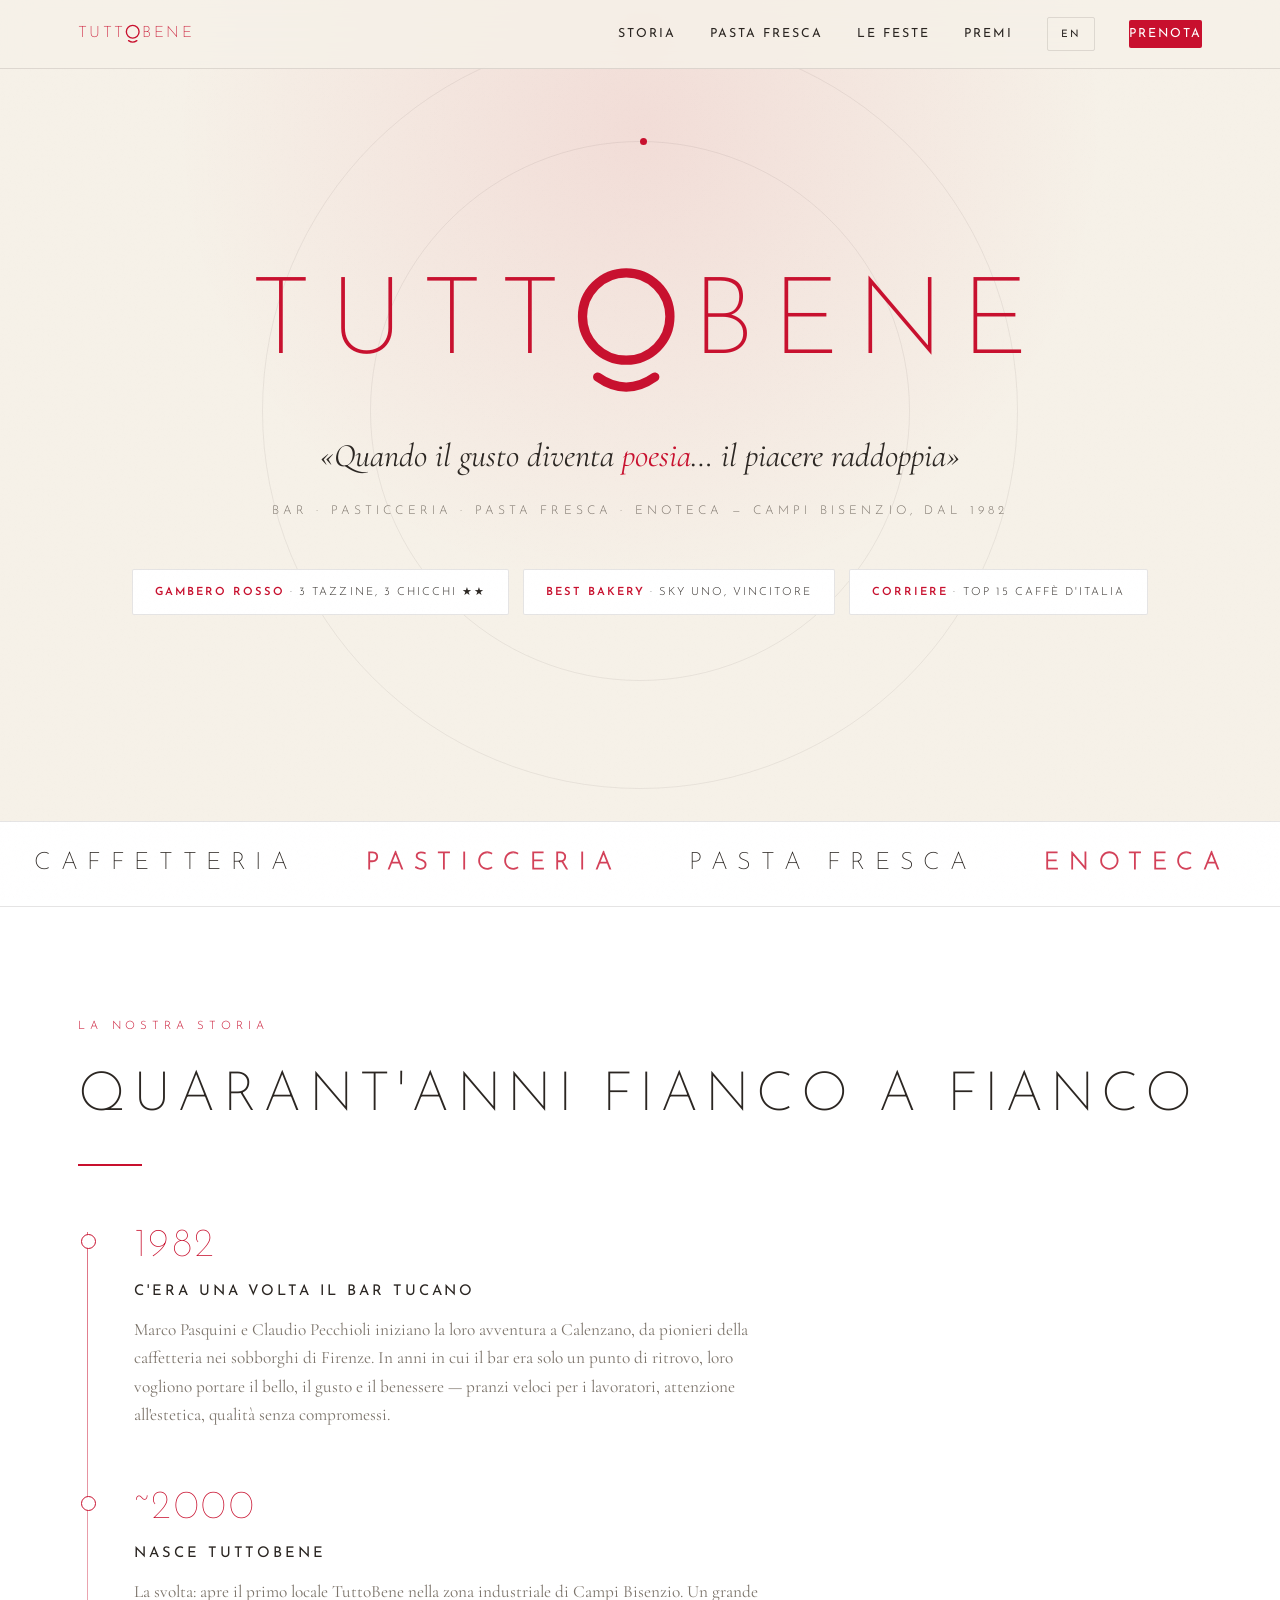
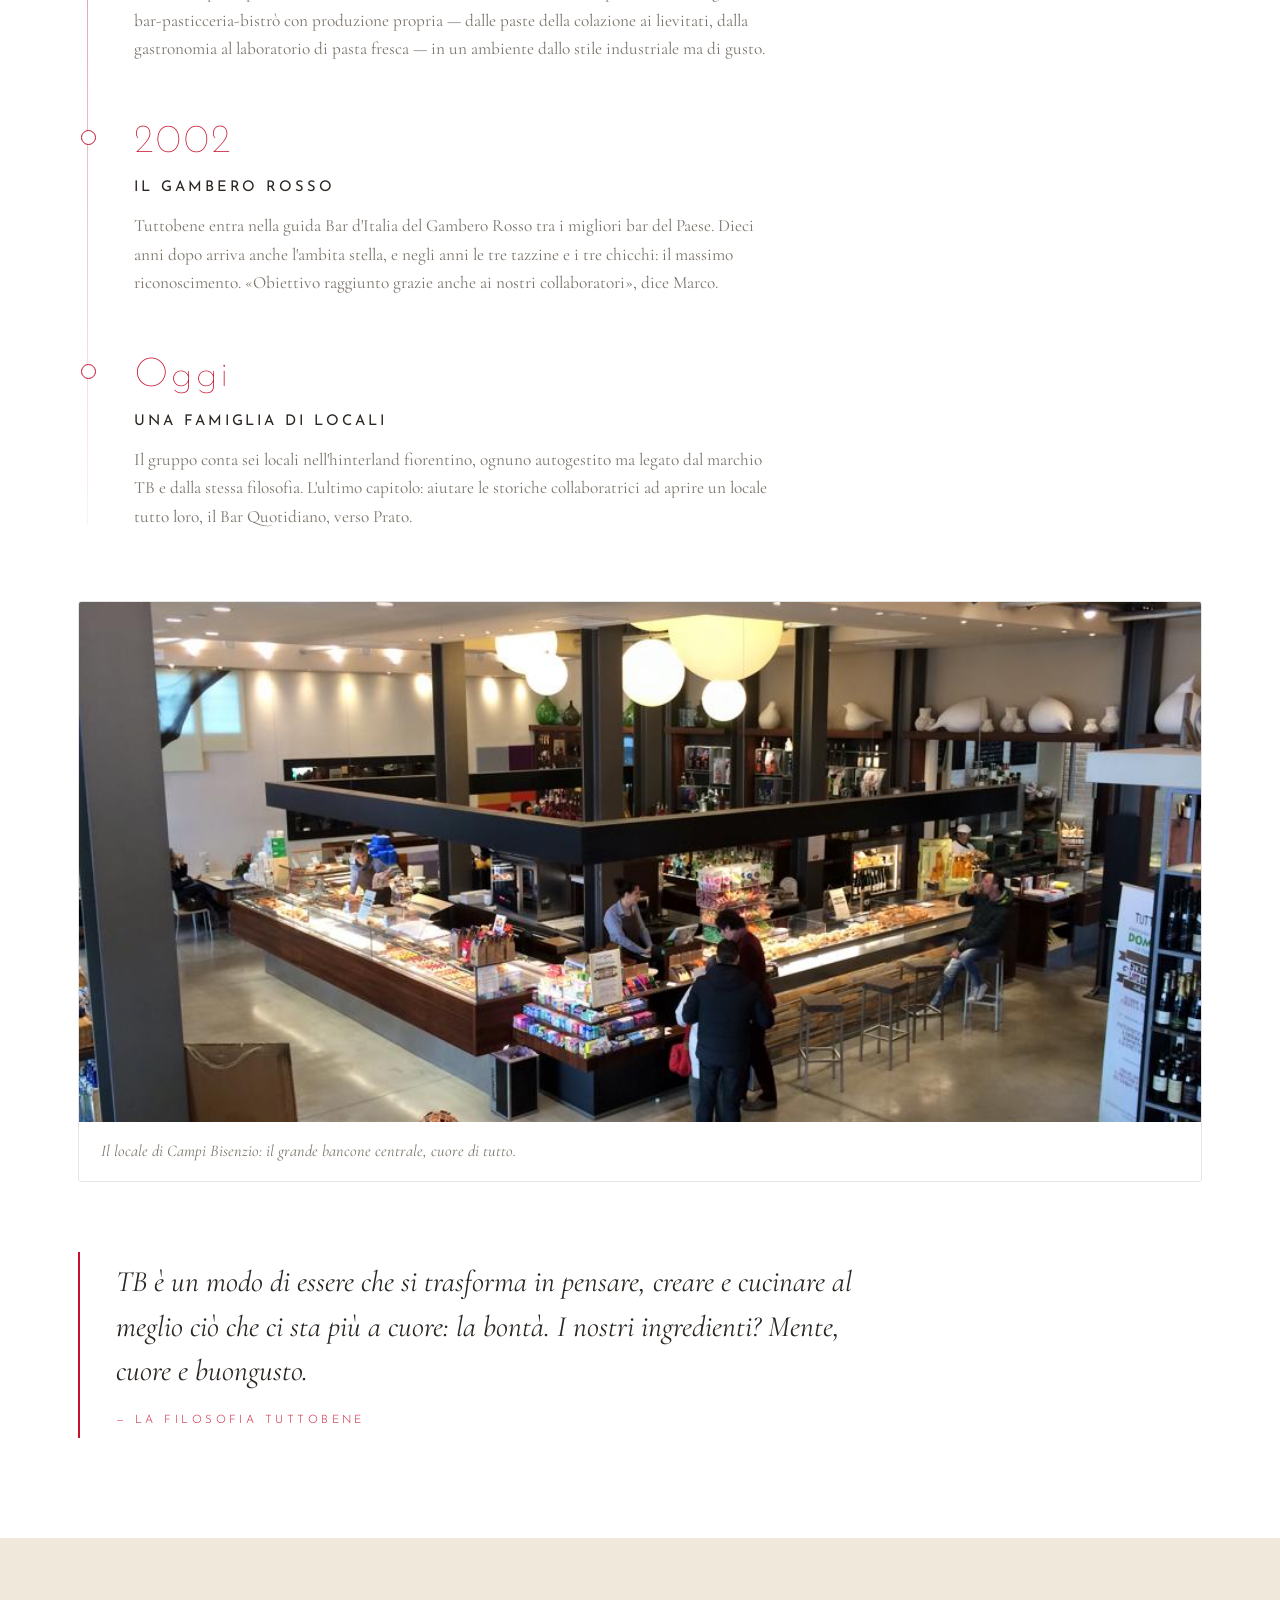
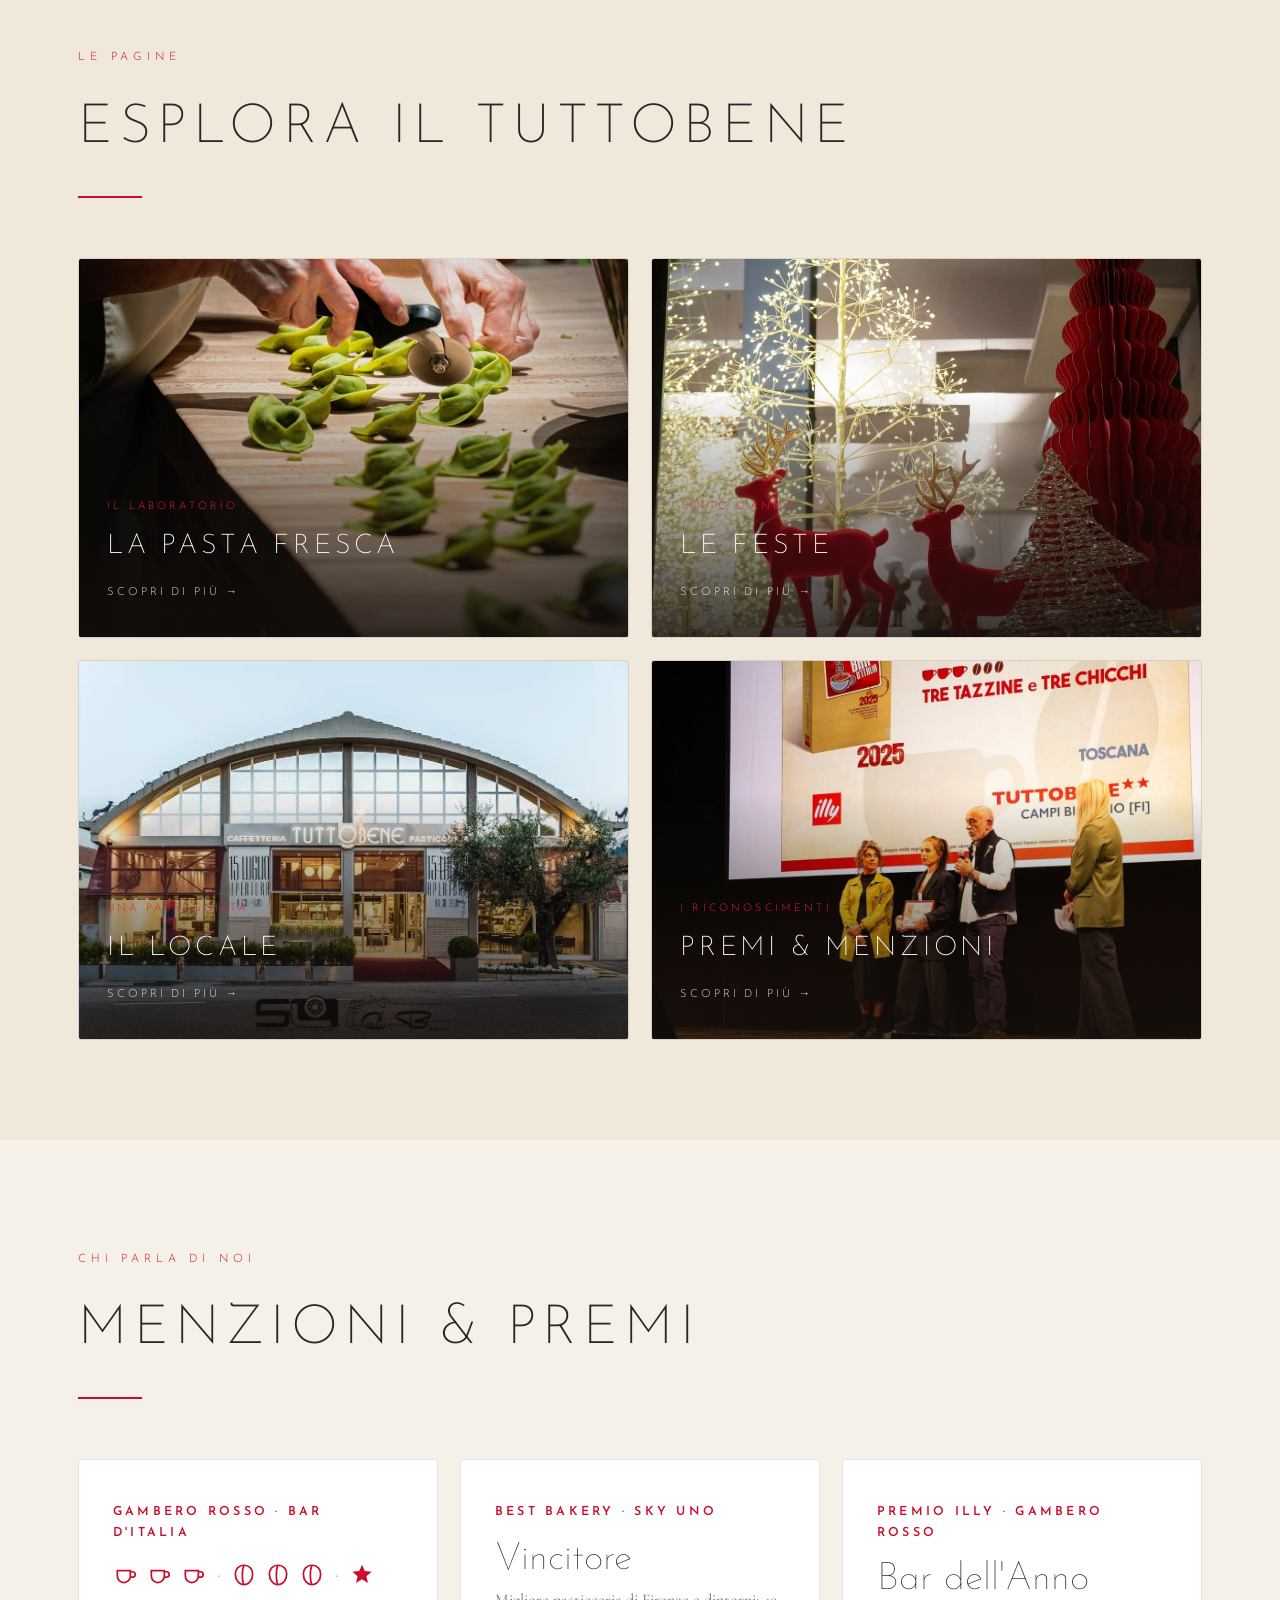
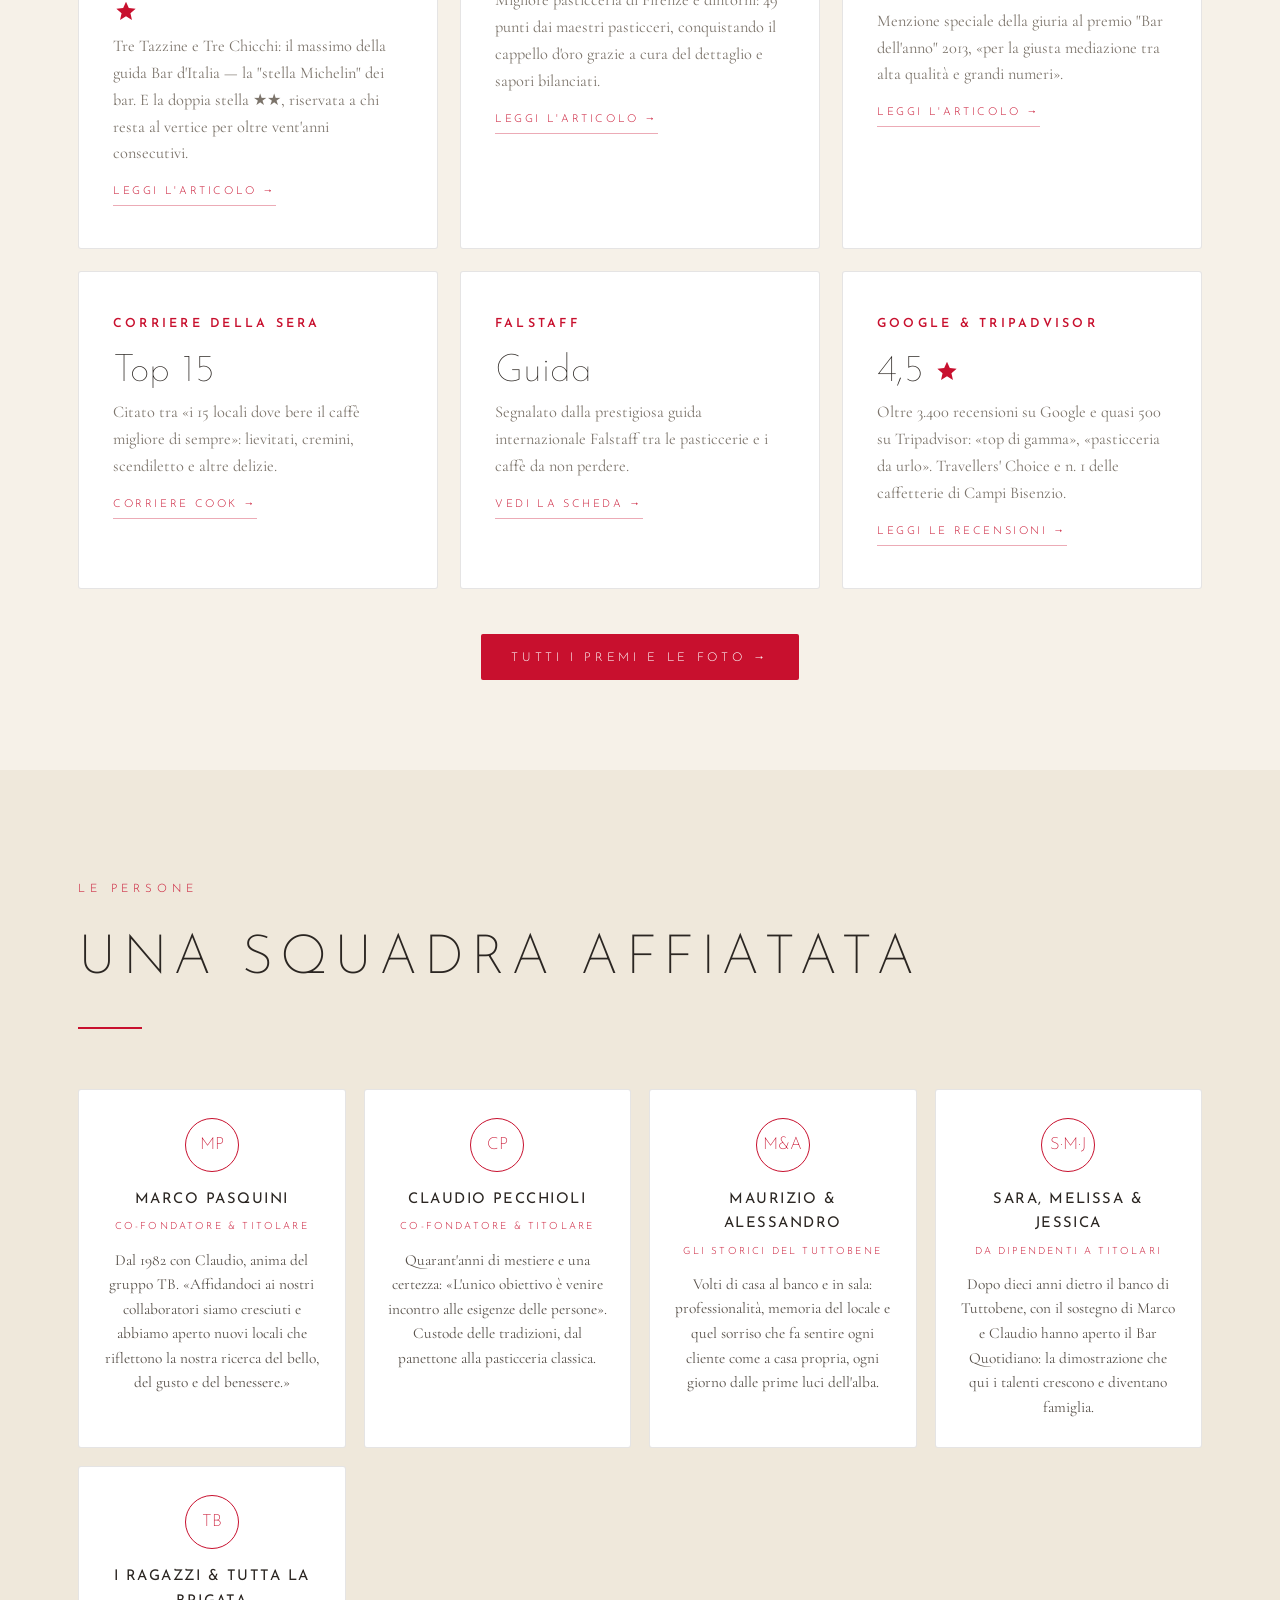
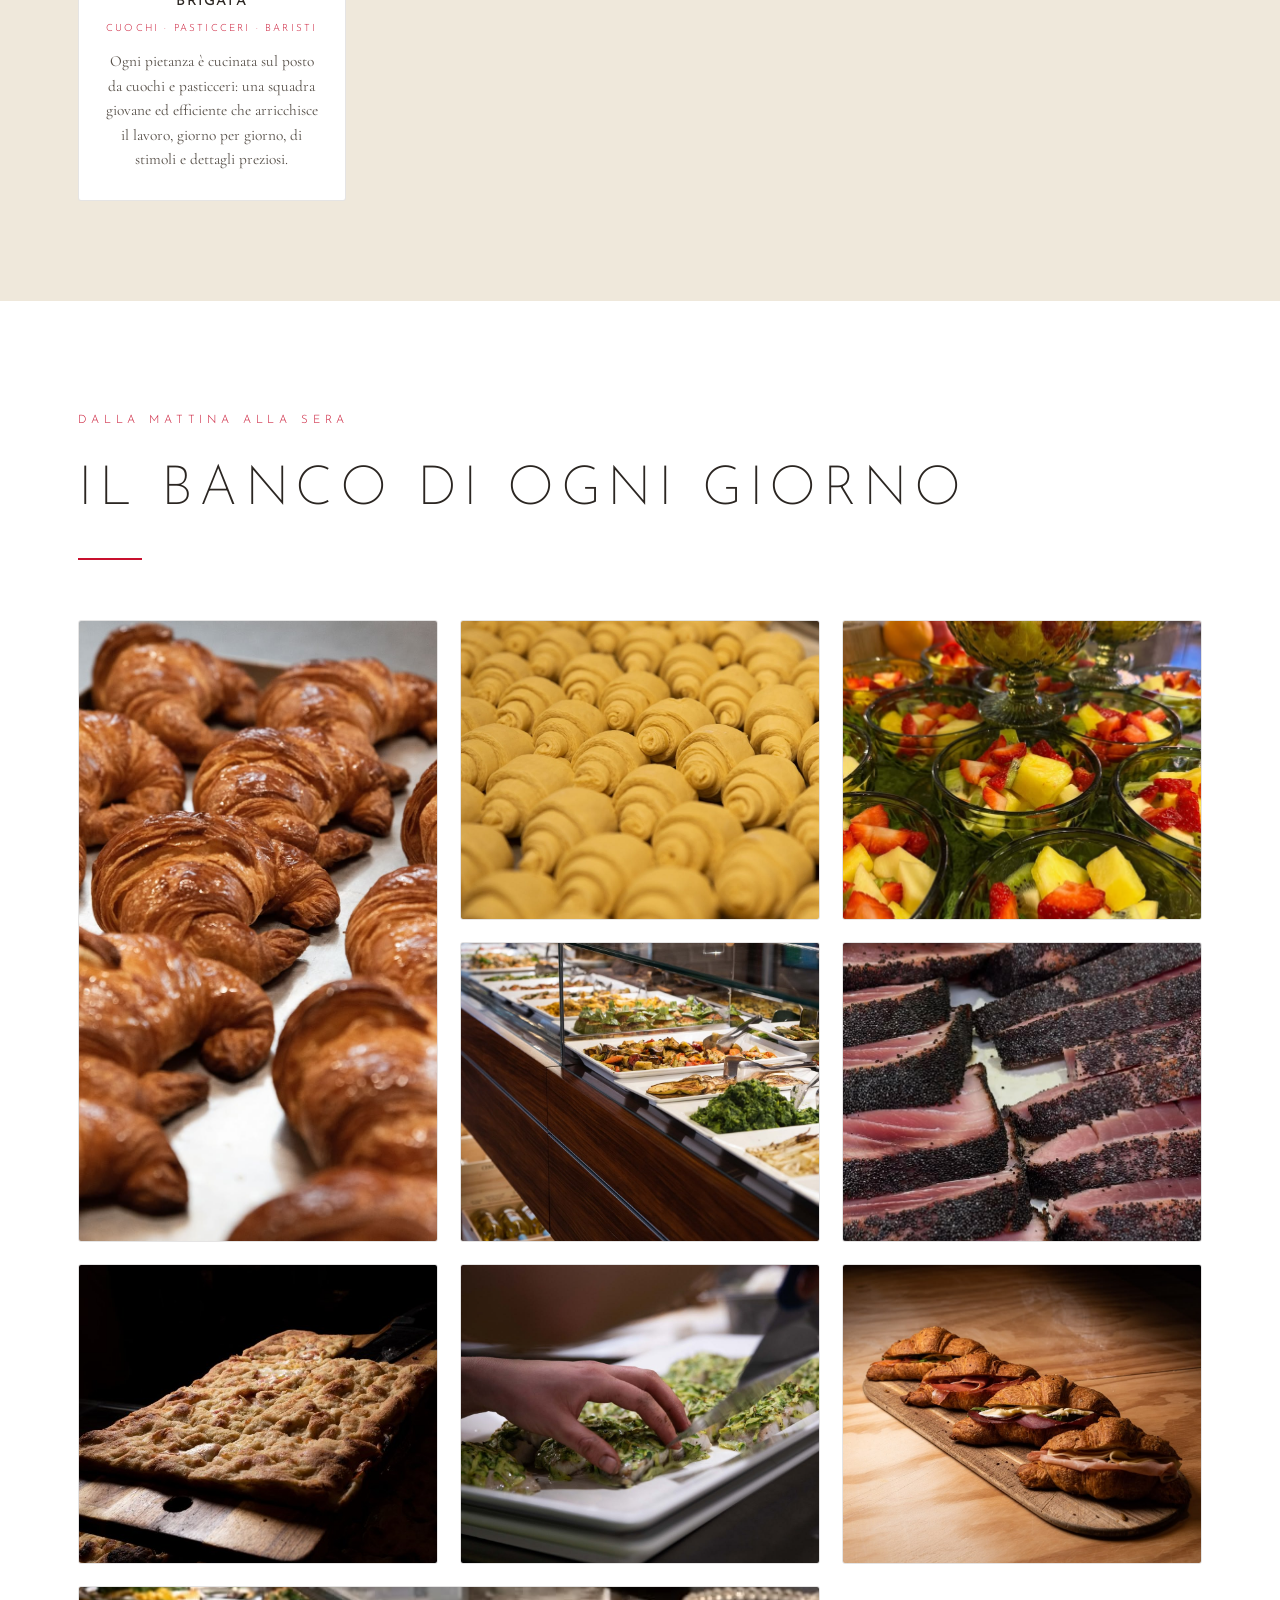
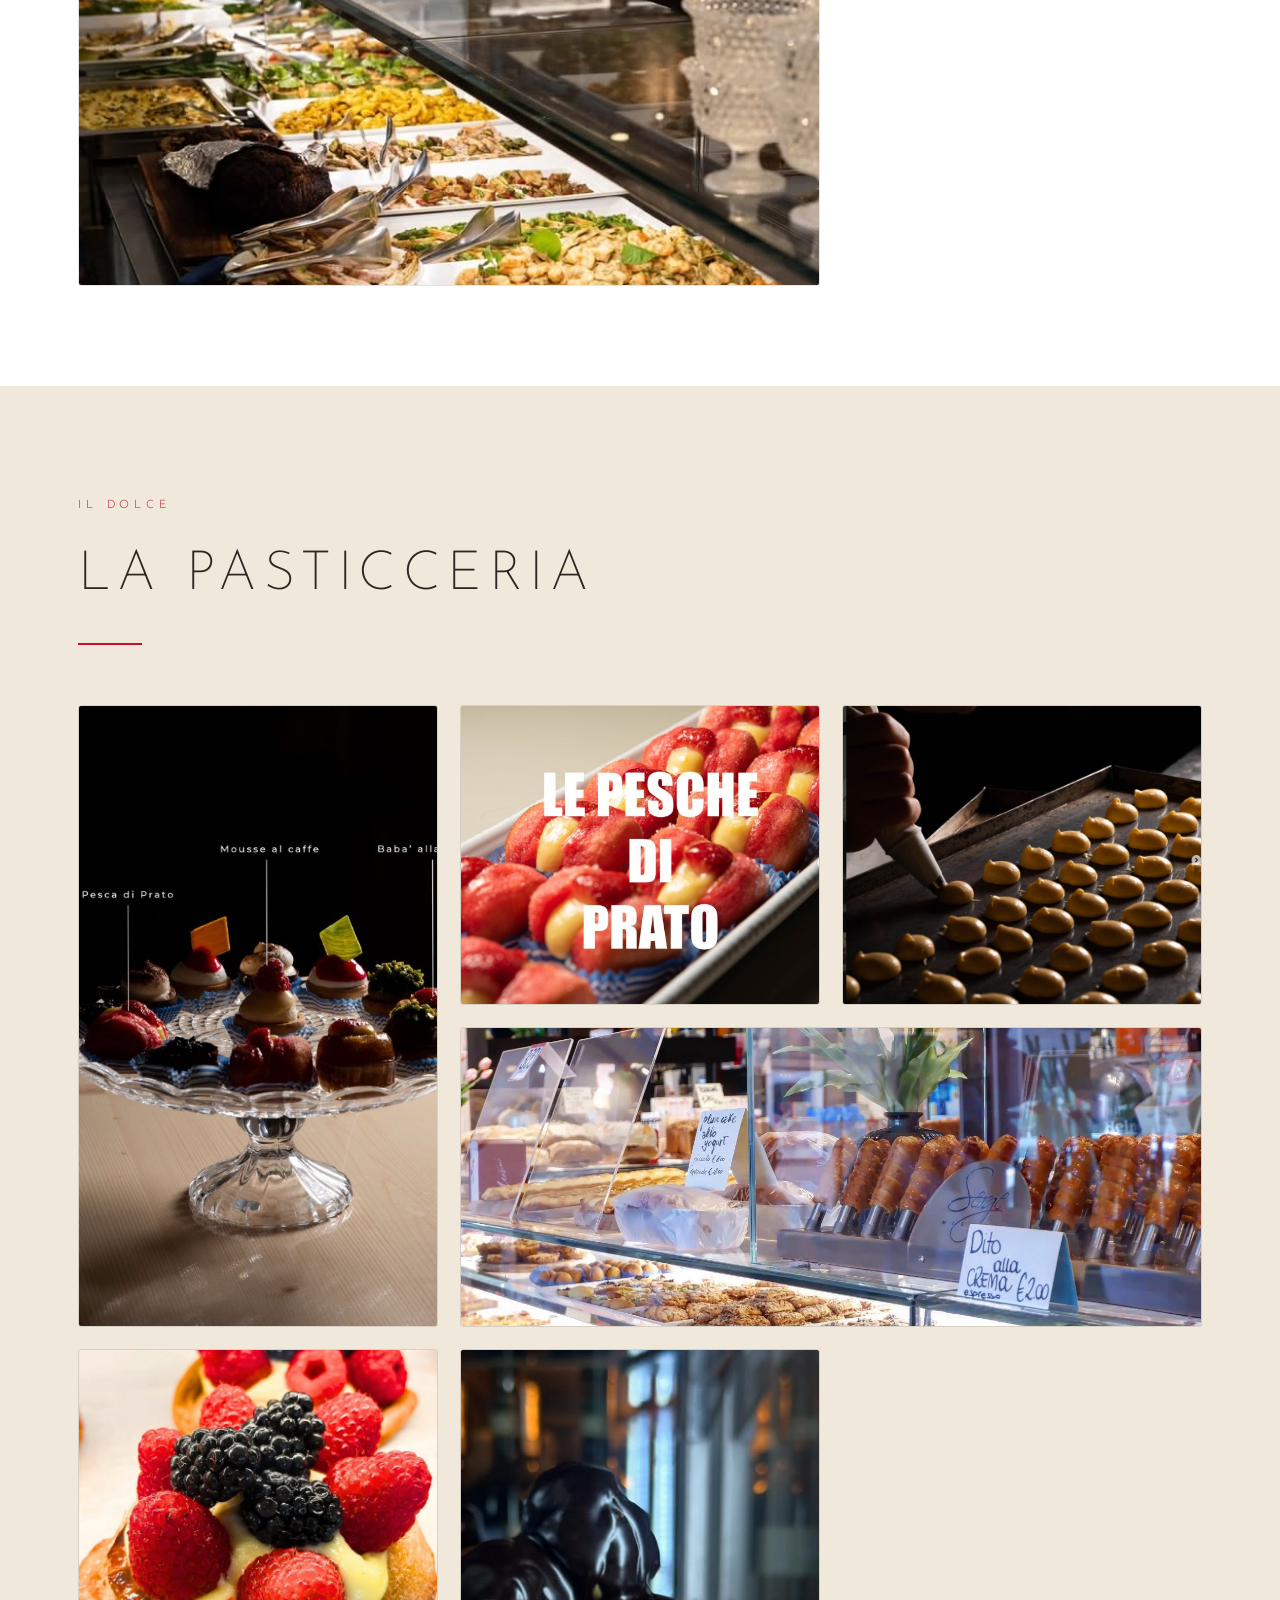
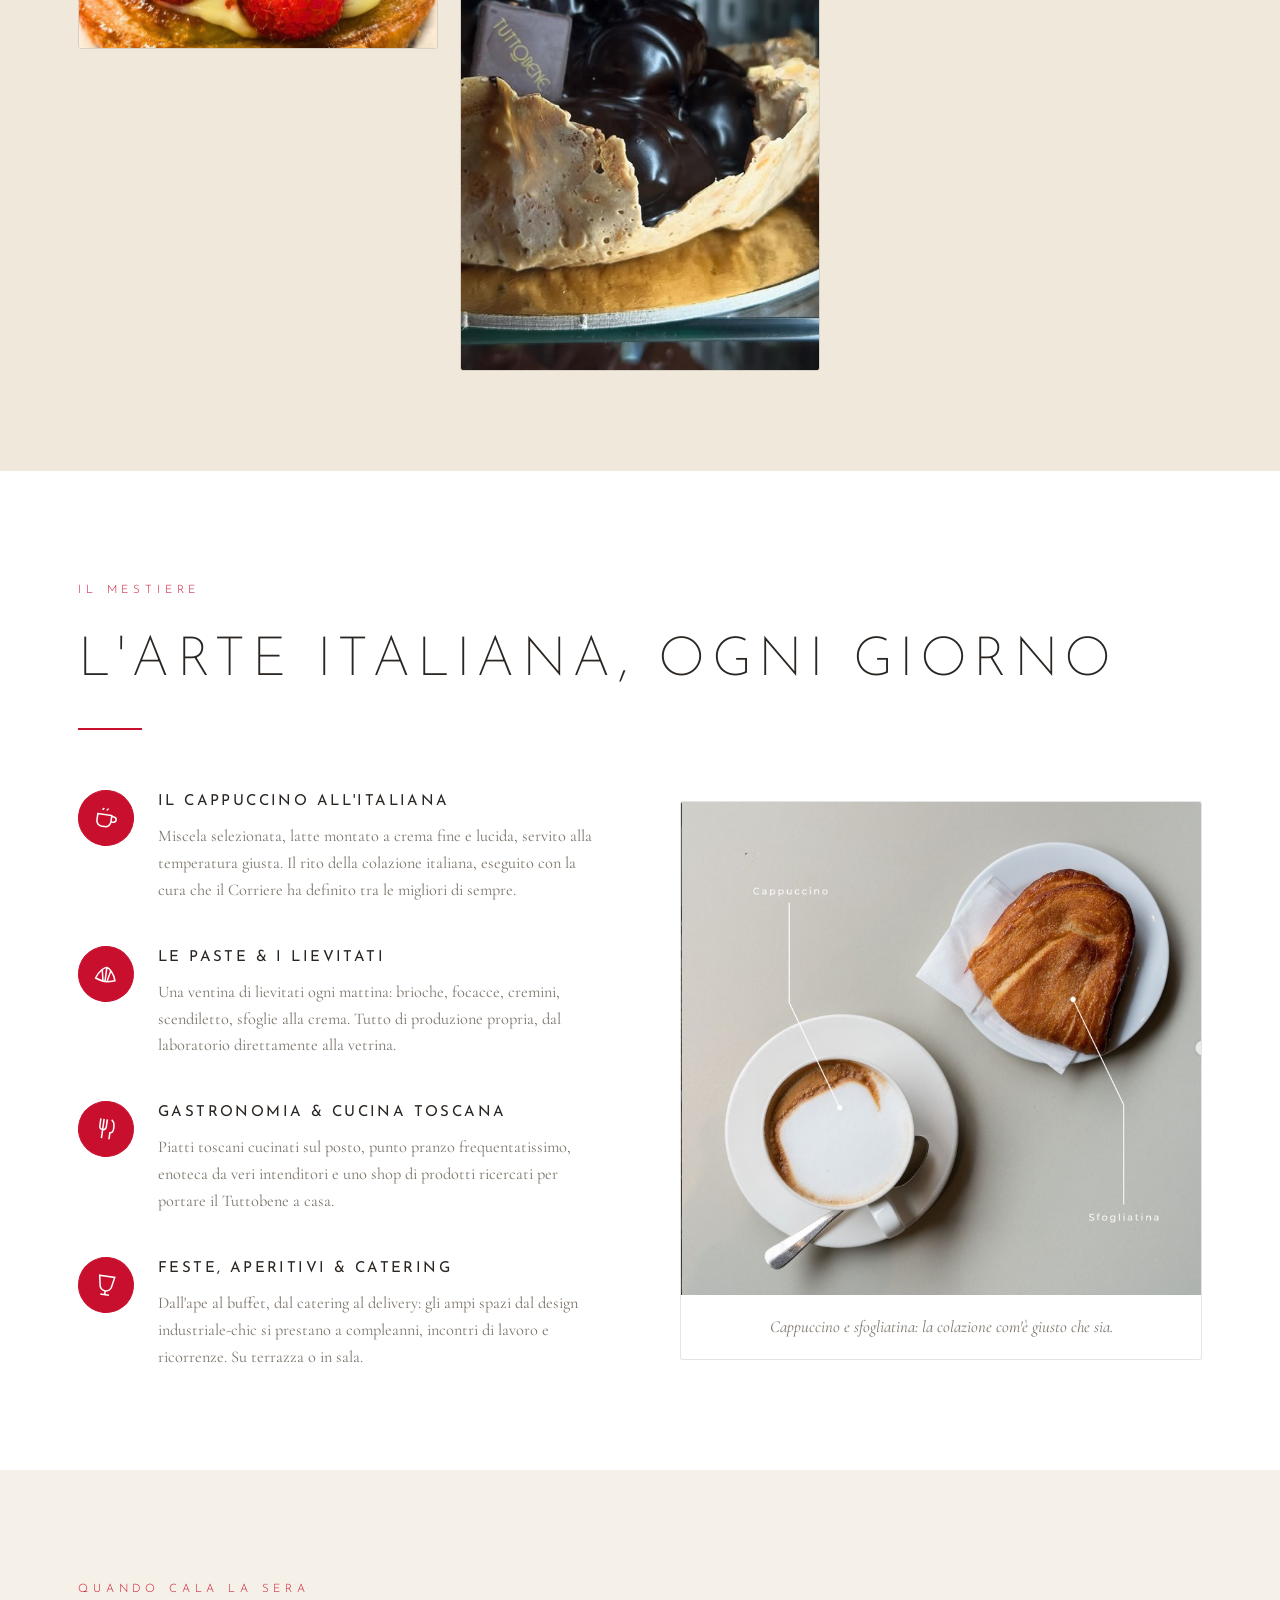
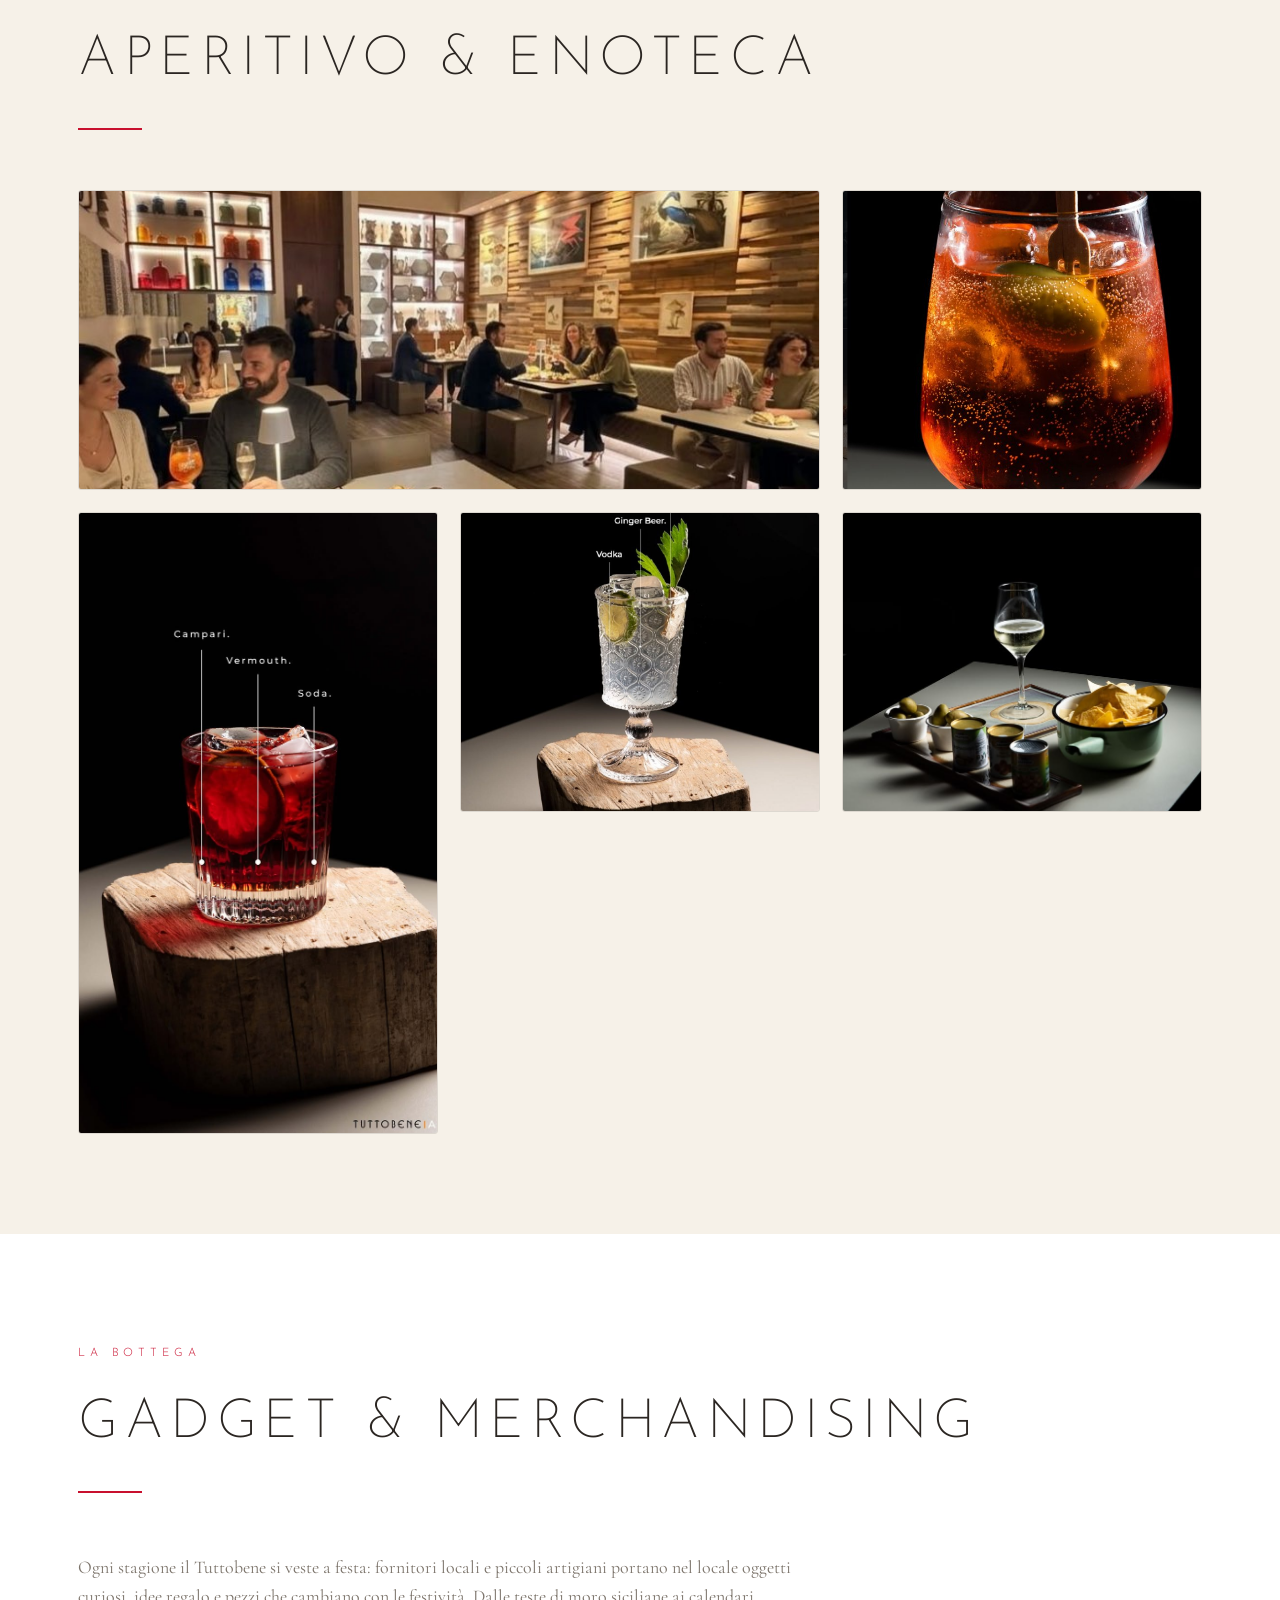
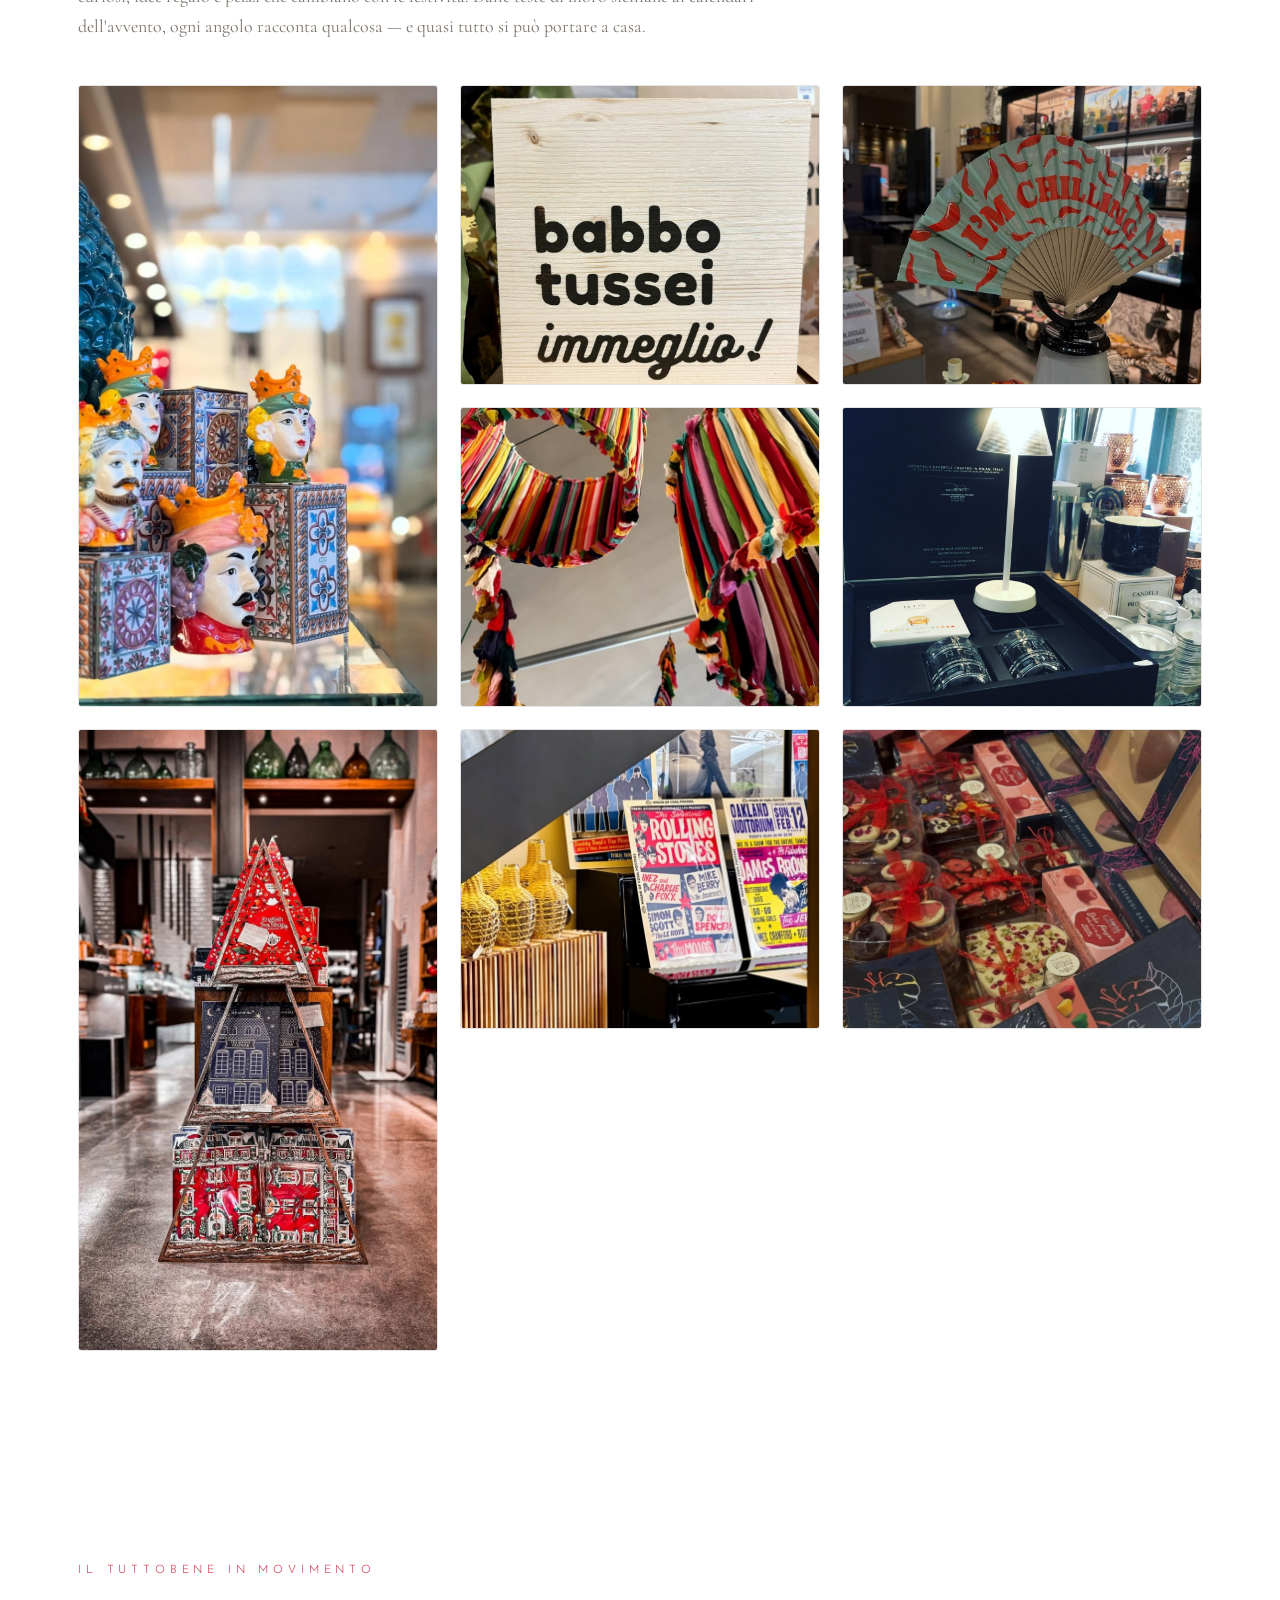
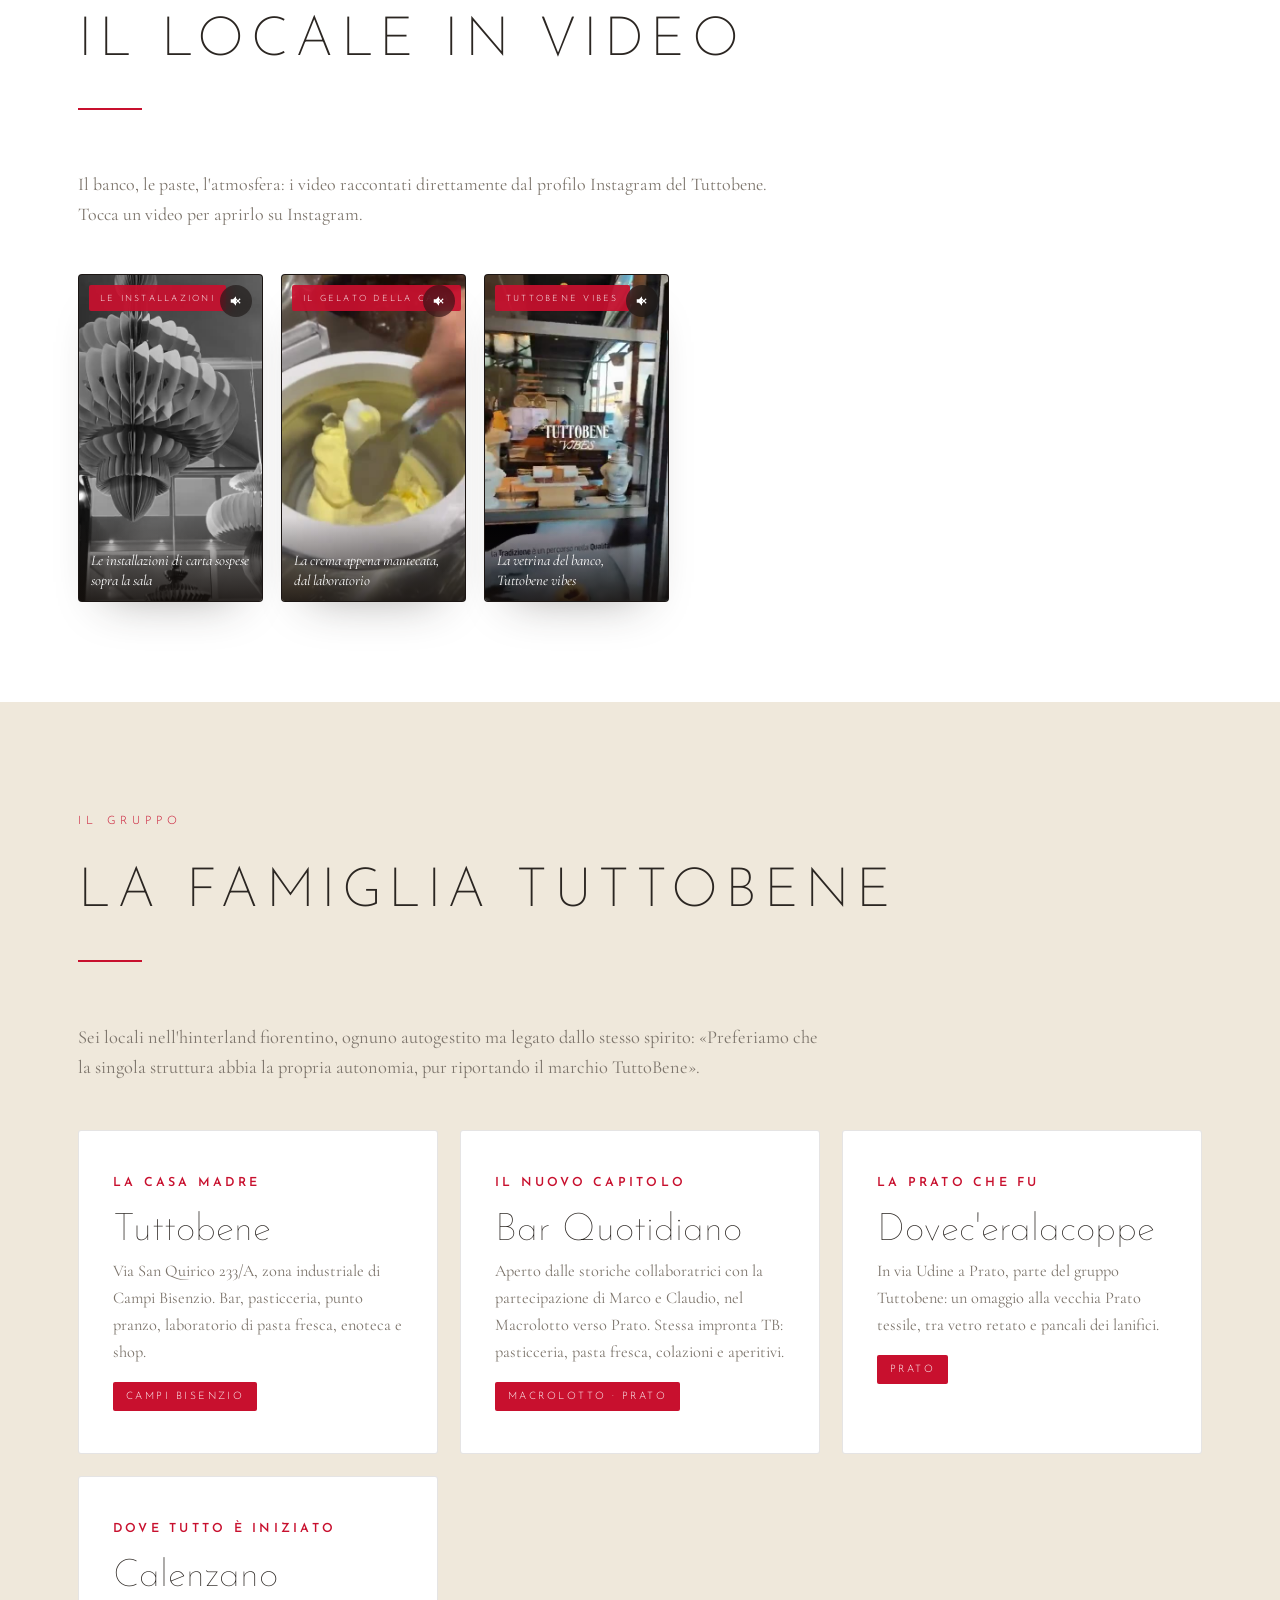
<file: index.html>
<!DOCTYPE html>
<html lang="it">
<head>
<meta charset="UTF-8">
<meta name="viewport" content="width=device-width, initial-scale=1.0, maximum-scale=1.0, user-scalable=no">
<title>Tuttobene — Quando il gusto diventa poesia</title>
<link rel="preconnect" href="https://fonts.googleapis.com">
<link rel="preconnect" href="https://fonts.gstatic.com" crossorigin>
<link href="https://fonts.googleapis.com/css2?family=Josefin+Sans:wght@100;200;300;400;600&family=Cormorant+Garamond:ital,wght@0,400;0,500;0,600;1,400;1,500&display=swap" rel="stylesheet">
<link rel="stylesheet" href="style.css">
</head>
<body>

<div class="progress" id="progress"></div>

<svg width="0" height="0" style="position:absolute">
  <defs>
    <g id="tb-logo">
      <text x="0" y="58" font-family="'Josefin Sans',sans-serif" font-weight="200" font-size="64" letter-spacing="10" fill="currentColor">TUTT</text>
      <circle cx="223.8" cy="36" r="26" fill="none" stroke="currentColor" stroke-width="5.5"/>
      <path d="M 206.8 72 Q 223.8 84 240.8 72" fill="none" stroke="currentColor" stroke-width="5.5" stroke-linecap="round"/>
      <text x="262.8" y="58" font-family="'Josefin Sans',sans-serif" font-weight="200" font-size="64" letter-spacing="10" fill="currentColor">BENE</text>
    </g>
  </defs>
</svg>

<nav id="nav">
  <div class="nav-inner">
    <a class="nav-logo" href="index.html" aria-label="Tuttobene" style="color:var(--rosso)">
      <svg viewBox="0 0 464 90"><use href="#tb-logo"/></svg>
    </a>
    <div class="nav-links">
      <a href="index.html#storia">Storia</a>
      <a href="pasta.html">Pasta Fresca</a>
      <a href="feste.html">Le Feste</a>
      <a href="premi.html">Premi</a>
      <a href="en/index.html" class="lang-flag" title="English">EN</a>
      <a href="index.html#catering" class="nav-cta">Prenota</a>
      <button class="burger" id="burger" aria-label="Apri menu"><span></span><span></span><span></span></button>
    </div>
  </div>
</nav>
<div class="mobile-menu" id="mobileMenu">
  <a href="index.html">Home</a>
  <a href="index.html#storia">Storia</a>
  <a href="locale.html">Il Locale</a>
  <a href="pasta.html">Pasta Fresca</a>
  <a href="feste.html">Le Feste</a>
  <a href="premi.html">Premi & Menzioni</a>
  <a href="index.html#catering">Catering</a>
  <a href="en/index.html">English →</a>
  <a href="index.html#catering" class="mm-cta">Prenota</a>
</div>

<header id="top">
  <div class="hero-glow"></div>
  <div class="hero-ring r1"></div>
  <div class="hero-ring r2"></div>
  <div class="hero-inner">
    <div class="hero-logo" id="heroLogo">
      <svg viewBox="0 0 464 95"><use href="#tb-logo"/></svg>
    </div>
    <p class="hero-motto">«Quando il gusto diventa <em>poesia</em>… il piacere raddoppia»</p>
    <p class="hero-sub">Bar · Pasticceria · Pasta Fresca · Enoteca — Campi Bisenzio, dal 1982</p>
    <div class="hero-badges">
      <div class="badge"><b>Gambero Rosso</b> · 3 tazzine, 3 chicchi ★★</div>
      <div class="badge"><b>Best Bakery</b> · Sky Uno, vincitore</div>
      <div class="badge"><b>Corriere</b> · Top 15 caffè d'Italia</div>
    </div>
  </div>
  <div class="scroll-hint"></div>
</header>

<div class="marquee" aria-hidden="true">
  <div class="marquee-track" id="mq">
    <span>Caffetteria</span><span class="alt">Pasticceria</span><span>Pasta Fresca</span><span class="alt">Enoteca</span><span>Gastronomia</span><span class="alt">Catering</span><span>Aperitivi</span><span class="alt">Dal 1982</span>
  </div>
</div>

<section id="storia">
  <div class="wrap">
    <div class="sec-head reveal">
      <span class="label">La nostra storia</span>
      <h2>Quarant'anni fianco a fianco</h2>
      <div class="rule"></div>
    </div>
    <div class="timeline">
      <div class="t-item reveal">
        <div class="t-year">1982</div>
        <h3>C'era una volta il Bar Tucano</h3>
        <p>Marco Pasquini e Claudio Pecchioli iniziano la loro avventura a Calenzano, da pionieri della caffetteria nei sobborghi di Firenze. In anni in cui il bar era solo un punto di ritrovo, loro vogliono portare il bello, il gusto e il benessere — pranzi veloci per i lavoratori, attenzione all'estetica, qualità senza compromessi.</p>
      </div>
      <div class="t-item reveal">
        <div class="t-year">~2000</div>
        <h3>Nasce Tuttobene</h3>
        <p>La svolta: apre il primo locale TuttoBene nella zona industriale di Campi Bisenzio. Un grande bar-pasticceria-bistrò con produzione propria — dalle paste della colazione ai lievitati, dalla gastronomia al laboratorio di pasta fresca — in un ambiente dallo stile industriale ma di gusto.</p>
      </div>
      <div class="t-item reveal">
        <div class="t-year">2002</div>
        <h3>Il Gambero Rosso</h3>
        <p>Tuttobene entra nella guida Bar d'Italia del Gambero Rosso tra i migliori bar del Paese. Dieci anni dopo arriva anche l'ambita stella, e negli anni le tre tazzine e i tre chicchi: il massimo riconoscimento. «Obiettivo raggiunto grazie anche ai nostri collaboratori», dice Marco.</p>
      </div>
      <div class="t-item reveal">
        <div class="t-year">Oggi</div>
        <h3>Una famiglia di locali</h3>
        <p>Il gruppo conta sei locali nell'hinterland fiorentino, ognuno autogestito ma legato dal marchio TB e dalla stessa filosofia. L'ultimo capitolo: aiutare le storiche collaboratrici ad aprire un locale tutto loro, il Bar Quotidiano, verso Prato.</p>
      </div>
    </div>
    <figure class="locale-wide reveal">
      <img src="img/locale-interno.jpg" alt="L'interno del Tuttobene: il grande bancone centrale e le lampade sferiche" loading="lazy">
      <figcaption>Il locale di Campi Bisenzio: il grande bancone centrale, cuore di tutto.</figcaption>
    </figure>
    <div class="quote-block reveal">
      <p>TB è un modo di essere che si trasforma in pensare, creare e cucinare al meglio ciò che ci sta più a cuore: la bontà. I nostri ingredienti? Mente, cuore e buongusto.</p>
      <cite>— La filosofia Tuttobene</cite>
    </div>
  </div>
</section>

<!-- ============ APPROFONDIMENTI ============ -->
<section id="esplora" style="background:var(--beige2)">
  <div class="wrap">
    <div class="sec-head reveal">
      <span class="label">Le pagine</span>
      <h2>Esplora il Tuttobene</h2>
      <div class="rule"></div>
    </div>
    <div class="teaser-grid stagger">
      <a class="teaser" href="pasta.html">
        <img src="img/tortelloni-verdi.jpg" alt="I tortelloni verdi del laboratorio di pasta fresca" loading="lazy">
        <div class="t-overlay">
          <span class="t-label">Il laboratorio</span>
          <h3>La Pasta Fresca</h3>
          <span class="t-go">Scopri di più →</span>
        </div>
      </a>
      <a class="teaser" href="feste.html">
        <img src="img/natale-vetrina.jpg" alt="La vetrina natalizia del Tuttobene" loading="lazy">
        <div class="t-overlay">
          <span class="t-label">Tutto l'anno</span>
          <h3>Le Feste</h3>
          <span class="t-go">Scopri di più →</span>
        </div>
      </a>
      <a class="teaser" href="locale.html">
        <img src="img/locale-facciata.jpg" alt="La facciata ad arco del Tuttobene illuminata la sera" loading="lazy">
        <div class="t-overlay">
          <span class="t-label">Una passeggiata</span>
          <h3>Il Locale</h3>
          <span class="t-go">Scopri di più →</span>
        </div>
      </a>
      <a class="teaser" href="premi.html">
        <img src="img/premiazione-palco.jpg" alt="La premiazione del Gambero Rosso" loading="lazy">
        <div class="t-overlay">
          <span class="t-label">I riconoscimenti</span>
          <h3>Premi & Menzioni</h3>
          <span class="t-go">Scopri di più →</span>
        </div>
      </a>
    </div>
  </div>
</section>


<section id="menzioni" style="background:var(--beige)">
  <div class="wrap">
    <div class="sec-head reveal">
      <span class="label">Chi parla di noi</span>
      <h2>Menzioni & Premi</h2>
      <div class="rule"></div>
    </div>
    <div class="press-grid stagger">
      <div class="press-card tilt">
        <div class="src">Gambero Rosso · Bar d'Italia</div>
        <div class="chicchi">
          <svg viewBox="0 0 24 24" class="ico-svg"><path d="M4 8h12v5a6 6 0 0 1-12 0V8z" fill="none" stroke="currentColor" stroke-width="1.6"/><path d="M16 9h2a2.5 2.5 0 0 1 0 5h-2" fill="none" stroke="currentColor" stroke-width="1.6"/></svg>
          <svg viewBox="0 0 24 24" class="ico-svg"><path d="M4 8h12v5a6 6 0 0 1-12 0V8z" fill="none" stroke="currentColor" stroke-width="1.6"/><path d="M16 9h2a2.5 2.5 0 0 1 0 5h-2" fill="none" stroke="currentColor" stroke-width="1.6"/></svg>
          <svg viewBox="0 0 24 24" class="ico-svg"><path d="M4 8h12v5a6 6 0 0 1-12 0V8z" fill="none" stroke="currentColor" stroke-width="1.6"/><path d="M16 9h2a2.5 2.5 0 0 1 0 5h-2" fill="none" stroke="currentColor" stroke-width="1.6"/></svg>
          <span class="sep">·</span>
          <svg viewBox="0 0 24 24" class="ico-svg"><path d="M12 3C7 3 4 7 4 11c0 6 4 10 8 10s8-4 8-10c0-4-3-8-8-8z" fill="none" stroke="currentColor" stroke-width="1.6"/><path d="M12 3c-2 4-2 14 0 18" stroke="currentColor" stroke-width="1.6" fill="none"/></svg>
          <svg viewBox="0 0 24 24" class="ico-svg"><path d="M12 3C7 3 4 7 4 11c0 6 4 10 8 10s8-4 8-10c0-4-3-8-8-8z" fill="none" stroke="currentColor" stroke-width="1.6"/><path d="M12 3c-2 4-2 14 0 18" stroke="currentColor" stroke-width="1.6" fill="none"/></svg>
          <svg viewBox="0 0 24 24" class="ico-svg"><path d="M12 3C7 3 4 7 4 11c0 6 4 10 8 10s8-4 8-10c0-4-3-8-8-8z" fill="none" stroke="currentColor" stroke-width="1.6"/><path d="M12 3c-2 4-2 14 0 18" stroke="currentColor" stroke-width="1.6" fill="none"/></svg>
          <span class="sep">·</span>
          <svg viewBox="0 0 24 24" class="ico-svg"><path d="M12 2.5l2.6 5.8 6.3.6-4.8 4.2 1.4 6.2L12 16l-5.5 3.3 1.4-6.2-4.8-4.2 6.3-.6L12 2.5z" fill="currentColor"/></svg>
          <svg viewBox="0 0 24 24" class="ico-svg"><path d="M12 2.5l2.6 5.8 6.3.6-4.8 4.2 1.4 6.2L12 16l-5.5 3.3 1.4-6.2-4.8-4.2 6.3-.6L12 2.5z" fill="currentColor"/></svg>
        </div>
        <p>Tre Tazzine e Tre Chicchi: il massimo della guida Bar d'Italia — la "stella Michelin" dei bar. E la doppia stella ★★, riservata a chi resta al vertice per oltre vent'anni consecutivi.</p>
        <a class="src-link" href="https://www.intoscana.it/it/guida-bar-ditalia-i-quattro-locali-in-toscana-dove-il-caffe-e-al-top/" target="_blank" rel="noopener">Leggi l'articolo →</a>
      </div>
      <div class="press-card tilt">
        <div class="src">Best Bakery · Sky Uno</div>
        <div class="big">Vincitore</div>
        <p>Migliore pasticceria di Firenze e dintorni: 49 punti dai maestri pasticceri, conquistando il cappello d'oro grazie a cura del dettaglio e sapori bilanciati.</p>
        <a class="src-link" href="https://www.firenzetoday.it/social/best-bakery-firenze-vince-tuttobene.html" target="_blank" rel="noopener">Leggi l'articolo →</a>
      </div>
      <div class="press-card tilt">
        <div class="src">Premio Illy · Gambero Rosso</div>
        <div class="big">Bar dell'Anno</div>
        <p>Menzione speciale della giuria al premio "Bar dell'anno" 2013, «per la giusta mediazione tra alta qualità e grandi numeri».</p>
        <a class="src-link" href="https://www.piananotizie.it/campi-bisenzio-tuttobene-riceve-la-menzione-speciale-del-premio-bar-dellanno/" target="_blank" rel="noopener">Leggi l'articolo →</a>
      </div>
      <div class="press-card tilt">
        <div class="src">Corriere della Sera</div>
        <div class="big">Top 15</div>
        <p>Citato tra «i 15 locali dove bere il caffè migliore di sempre»: lievitati, cremini, scendiletto e altre delizie.</p>
        <a class="src-link" href="https://www.corriere.it/cook/" target="_blank" rel="noopener">Corriere Cook →</a>
      </div>
      <div class="press-card tilt">
        <div class="src">Falstaff</div>
        <div class="big">Guida</div>
        <p>Segnalato dalla prestigiosa guida internazionale Falstaff tra le pasticcerie e i caffè da non perdere.</p>
        <a class="src-link" href="https://www.falstaff.com/it/pasticcerie/tuttobene" target="_blank" rel="noopener">Vedi la scheda →</a>
      </div>
      <div class="press-card tilt">
        <div class="src">Google & Tripadvisor</div>
        <div class="big" style="display:flex;align-items:center;gap:10px">4,5 <svg viewBox="0 0 24 24" width="26" height="26" style="color:var(--rosso)"><path d="M12 2.5l2.6 5.8 6.3.6-4.8 4.2 1.4 6.2L12 16l-5.5 3.3 1.4-6.2-4.8-4.2 6.3-.6L12 2.5z" fill="currentColor"/></svg></div>
        <p>Oltre 3.400 recensioni su Google e quasi 500 su Tripadvisor: «top di gamma», «pasticceria da urlo». Travellers' Choice e n. 1 delle caffetterie di Campi Bisenzio.</p>
        <a class="src-link" href="https://www.tripadvisor.it/Restaurant_Review-g676808-d2459313-Reviews-Bar_Pasticceria_Tuttobene-Campi_Bisenzio_Tuscany.html" target="_blank" rel="noopener">Leggi le recensioni →</a>
      </div>
    </div>
    <div style="text-align:center;margin-top:50px">
      <a class="cat-cta" href="premi.html">Tutti i premi e le foto →</a>
    </div>
  </div>
</section>

<section id="team">
  <div class="wrap">
    <div class="sec-head reveal">
      <span class="label">Le persone</span>
      <h2>Una squadra affiatata</h2>
      <div class="rule"></div>
    </div>
    <div class="team-grid stagger">
      <div class="t-card">
        <div class="t-init">MP</div>
        <h3>Marco Pasquini</h3>
        <div class="t-role">Co-fondatore & Titolare</div>
        <p>Dal 1982 con Claudio, anima del gruppo TB. «Affidandoci ai nostri collaboratori siamo cresciuti e abbiamo aperto nuovi locali che riflettono la nostra ricerca del bello, del gusto e del benessere.»</p>
      </div>
      <div class="t-card">
        <div class="t-init">CP</div>
        <h3>Claudio Pecchioli</h3>
        <div class="t-role">Co-fondatore & Titolare</div>
        <p>Quarant'anni di mestiere e una certezza: «L'unico obiettivo è venire incontro alle esigenze delle persone». Custode delle tradizioni, dal panettone alla pasticceria classica.</p>
      </div>
      <div class="t-card">
        <div class="t-init">M&A</div>
        <h3>Maurizio & Alessandro</h3>
        <div class="t-role">Gli storici del Tuttobene</div>
        <p>Volti di casa al banco e in sala: professionalità, memoria del locale e quel sorriso che fa sentire ogni cliente come a casa propria, ogni giorno dalle prime luci dell'alba.</p>
      </div>
      <div class="t-card">
        <div class="t-init">S·M·J</div>
        <h3>Sara, Melissa & Jessica</h3>
        <div class="t-role">Da dipendenti a titolari</div>
        <p>Dopo dieci anni dietro il banco di Tuttobene, con il sostegno di Marco e Claudio hanno aperto il Bar Quotidiano: la dimostrazione che qui i talenti crescono e diventano famiglia.</p>
      </div>
      <div class="t-card">
        <div class="t-init">TB</div>
        <h3>I ragazzi & tutta la brigata</h3>
        <div class="t-role">Cuochi · Pasticceri · Baristi</div>
        <p>Ogni pietanza è cucinata sul posto da cuochi e pasticceri: una squadra giovane ed efficiente che arricchisce il lavoro, giorno per giorno, di stimoli e dettagli preziosi.</p>
      </div>
    </div>
  </div>
</section>


<section id="banco" style="background:var(--bianco)">
  <div class="wrap">
    <div class="sec-head reveal">
      <span class="label">Dalla mattina alla sera</span>
      <h2>Il banco di ogni giorno</h2>
      <div class="rule"></div>
    </div>
    <div class="cat-grid stagger">
      <figure class="cat-item big">
        <img src="img/cornetti-sfornati.jpg" alt="Cornetti appena sfornati, lucidi di doratura" loading="lazy">
        <figcaption><span>01</span> I cornetti appena usciti dal forno, ogni mattina alle 6.30</figcaption>
      </figure>
      <figure class="cat-item">
        <img src="img/cornetti-crudi.jpg" alt="Cornetti in lievitazione nel laboratorio" loading="lazy">
        <figcaption><span>02</span> La lievitazione notturna nel laboratorio</figcaption>
      </figure>
      <figure class="cat-item">
        <img src="img/macedonia.jpg" alt="Coppe di macedonia con fragole, kiwi e ananas" loading="lazy">
        <figcaption><span>03</span> Macedonia di frutta fresca, tagliata al momento</figcaption>
      </figure>
      <figure class="cat-item">
        <img src="img/banco-gastronomia.jpg" alt="Il bancone della gastronomia con verdure e piatti pronti" loading="lazy">
        <figcaption><span>04</span> La gastronomia: verdure, zucchine ripiene e piatti del giorno</figcaption>
      </figure>
      <figure class="cat-item">
        <img src="img/tonno-papavero.jpg" alt="Tonno in crosta di semi di papavero affettato" loading="lazy">
        <figcaption><span>05</span> Il tonno in crosta di semi di papavero</figcaption>
      </figure>
      <figure class="cat-item">
        <img src="img/schiacciata.png" alt="Schiacciata farcita appena sfornata sul tagliere" loading="lazy">
        <figcaption><span>06</span> La schiacciata farcita, dal forno al tagliere</figcaption>
      </figure>
      <figure class="cat-item">
        <img src="img/pesce-zucchine.jpg" alt="Filetti di pesce in crosta di zucchine impiattati a mano" loading="lazy">
        <figcaption><span>07</span> Il pesce in crosta di zucchine, impiattato uno a uno</figcaption>
      </figure>
      <figure class="cat-item">
        <img src="img/croissant-farciti.jpg" alt="Croissant salati farciti su tagliere di legno" loading="lazy">
        <figcaption><span>★</span> I croissant salati farciti, anche per il catering</figcaption>
      </figure>
      <figure class="cat-item wide">
        <img src="img/banco-pranzo.jpg" alt="Il banco del pranzo al completo: primi, secondi, verdure e insalate" loading="lazy">
        <figcaption><span>08</span> Il banco del pranzo al completo: arrosti, gamberi, riso venere e verdure di stagione</figcaption>
      </figure>
    </div>
  </div>
</section>

<section id="pasticceria" style="background:var(--beige2)">
  <div class="wrap">
    <div class="sec-head reveal">
      <span class="label">Il dolce</span>
      <h2>La pasticceria</h2>
      <div class="rule"></div>
    </div>
    <div class="cat-grid stagger">
      <figure class="cat-item big">
        <img src="img/mignon.png" alt="Alzata di mignon: Pesca di Prato, mousse al caffè, babà alla crema" loading="lazy">
        <figcaption><span>01</span> I mignon: Pesca di Prato, mousse al caffè, babà alla crema</figcaption>
      </figure>
      <figure class="cat-item">
        <img src="img/pesche-di-prato.png" alt="Le Pesche di Prato con crema e alchermes" loading="lazy">
        <figcaption><span>02</span> Le Pesche di Prato: il dolce della tradizione, con alchermes e crema</figcaption>
      </figure>
      <figure class="cat-item">
        <img src="img/bigne-laboratorio.png" alt="Bignè formati a mano con la sac à poche in laboratorio" loading="lazy">
        <figcaption><span>03</span> I bignè, uno a uno dalla sac à poche</figcaption>
      </figure>
      <figure class="cat-item wide">
        <img src="img/vetrina-dolci.jpg" alt="La vetrina della pasticceria: cannoli, dita alla crema, crostatine e mignon" loading="lazy">
        <figcaption><span>★</span> La vetrina: cannoli, dita alla crema, crostatine — il banco che ha conquistato il Gambero</figcaption>
      </figure>
      <figure class="cat-item">
        <img src="img/tartelletta-frutti.jpg" alt="Sfoglia con crema e frutti di bosco freschi" loading="lazy">
        <figcaption><span>05</span> La sfoglia ai frutti di bosco, montata al momento</figcaption>
      </figure>
      <figure class="cat-item big">
        <img src="img/torta-tuttobene.jpg" alt="Il profiterole nella cesta di croccante con la placchetta Tuttobene" loading="lazy" style="object-position:center 42%">
        <figcaption><span>04</span> Il profiterole nella cesta di croccante, firmato Tuttobene</figcaption>
      </figure>
    </div>
  </div>
</section>

<section id="arte">
  <div class="wrap">
    <div class="sec-head reveal">
      <span class="label">Il mestiere</span>
      <h2>L'arte italiana, ogni giorno</h2>
      <div class="rule"></div>
    </div>
    <div class="craft-grid">
      <div>
        <div class="craft-item reveal">
          <div class="craft-ico"><svg viewBox="0 0 24 24"><path d="M4 9h13v6a5 5 0 0 1-5 5H9a5 5 0 0 1-5-5V9z"/><path d="M17 10h2a2.5 2.5 0 0 1 0 5h-2"/><path d="M8 5c0-1 1-1 1-2M12 5c0-1 1-1 1-2"/></svg></div>
          <div>
            <h3>Il cappuccino all'italiana</h3>
            <p>Miscela selezionata, latte montato a crema fine e lucida, servito alla temperatura giusta. Il rito della colazione italiana, eseguito con la cura che il Corriere ha definito tra le migliori di sempre.</p>
          </div>
        </div>
        <div class="craft-item reveal">
          <div class="craft-ico"><svg viewBox="0 0 24 24"><path d="M3 17c2-7 7-11 9-11s7 4 9 11c-3 1-6 2-9 2s-6-1-9-2z"/><path d="M12 6v13M8 8.5 10 18M16 8.5 14 18"/></svg></div>
          <div>
            <h3>Le paste & i lievitati</h3>
            <p>Una ventina di lievitati ogni mattina: brioche, focacce, cremini, scendiletto, sfoglie alla crema. Tutto di produzione propria, dal laboratorio direttamente alla vetrina.</p>
          </div>
        </div>
        <div class="craft-item reveal">
          <div class="craft-ico"><svg viewBox="0 0 24 24"><path d="M6 3v7a3 3 0 0 0 6 0V3M9 3v18M16 3c2 1 3 4 3 7s-1 5-3 5v6"/></svg></div>
          <div>
            <h3>Gastronomia & cucina toscana</h3>
            <p>Piatti toscani cucinati sul posto, punto pranzo frequentatissimo, enoteca da veri intenditori e uno shop di prodotti ricercati per portare il Tuttobene a casa.</p>
          </div>
        </div>
        <div class="craft-item reveal">
          <div class="craft-ico"><svg viewBox="0 0 24 24"><path d="M8 21h8M12 17v4M5 4h14l-1.5 8a5.5 5.5 0 0 1-11 0L5 4z"/></svg></div>
          <div>
            <h3>Feste, aperitivi & catering</h3>
            <p>Dall'ape al buffet, dal catering al delivery: gli ampi spazi dal design industriale-chic si prestano a compleanni, incontri di lavoro e ricorrenze. Su terrazza o in sala.</p>
          </div>
        </div>
      </div>
      <figure class="arte-photo reveal">
        <img src="img/cappuccino-sfogliatina.png" alt="Cappuccino e sfogliatina del Tuttobene" loading="lazy">
        <figcaption>Cappuccino e sfogliatina: la colazione com'è giusto che sia.</figcaption>
      </figure>
    </div>
  </div>
</section>

<section id="aperitivo" style="background:var(--beige)">
  <div class="wrap">
    <div class="sec-head reveal">
      <span class="label">Quando cala la sera</span>
      <h2>Aperitivo & Enoteca</h2>
      <div class="rule"></div>
    </div>
    <div class="cat-grid stagger">
      <figure class="cat-item wide">
        <img src="img/sala-aperitivo.png" alt="La sala del Tuttobene all'ora dell'aperitivo con taglieri sui tavoli" loading="lazy">
        <figcaption><span>01</span> L'ora dell'aperitivo: taglieri, crostini e calici nella sala</figcaption>
      </figure>
      <figure class="cat-item">
        <img src="img/spritz.png" alt="Spritz con oliva su forchettina di legno" loading="lazy">
        <figcaption><span>02</span> Lo spritz della casa, con l'oliva</figcaption>
      </figure>
      <figure class="cat-item big">
        <img src="img/cocktail-americano.jpg" alt="L'Americano del Tuttobene: Campari, vermouth e soda" loading="lazy">
        <figcaption><span>03</span> L'Americano: Campari, vermouth, soda — firmato Tuttobene</figcaption>
      </figure>
      <figure class="cat-item">
        <img src="img/cocktail-mule.jpg" alt="Moscow Mule con vodka, ginger beer e succo di limone" loading="lazy">
        <figcaption><span>04</span> Il Moscow Mule, raccontato ingrediente per ingrediente</figcaption>
      </figure>
      <figure class="cat-item">
        <img src="img/aperitivo-still.jpg" alt="Il set dell'aperitivo Tuttobene con calice, olive e stuzzichini" loading="lazy">
        <figcaption><span>05</span> L'aperitivo: calice, olive e stuzzicheria della casa</figcaption>
      </figure>
    </div>
  </div>
</section>

<!-- ============ GADGET & BOTTEGA ============ -->
<section id="gadget" style="background:var(--bianco)">
  <div class="wrap">
    <div class="sec-head reveal">
      <span class="label">La bottega</span>
      <h2>Gadget & Merchandising</h2>
      <div class="rule"></div>
    </div>
    <p class="reveal" style="max-width:760px;color:var(--grigio);font-size:1.12rem;margin-bottom:44px">Ogni stagione il Tuttobene si veste a festa: fornitori locali e piccoli artigiani portano nel locale oggetti curiosi, idee regalo e pezzi che cambiano con le festività. Dalle teste di moro siciliane ai calendari dell'avvento, ogni angolo racconta qualcosa — e quasi tutto si può portare a casa.</p>
    <div class="cat-grid stagger">
      <figure class="cat-item big">
        <img src="img/gadget-teste-moro.jpg" alt="Le teste di moro siciliane in ceramica esposte nel locale" loading="lazy">
        <figcaption><span>01</span> Le teste di moro siciliane, ceramiche dipinte a mano</figcaption>
      </figure>
      <figure class="cat-item">
        <img src="img/gadget-babbo.jpg" alt="Targa in legno con scritta in fiorentino babbo tussei immeglio" loading="lazy">
        <figcaption><span>02</span> «Babbo tussei immeglio!» — l'ironia toscana in legno</figcaption>
      </figure>
      <figure class="cat-item">
        <img src="img/gadget-ventaglio.jpg" alt="Ventaglio I'm chilling con peperoncini davanti alla vetrina dei gin" loading="lazy">
        <figcaption><span>03</span> Idee regalo che strappano un sorriso</figcaption>
      </figure>
      <figure class="cat-item">
        <img src="img/gadget-lampadari.jpg" alt="Lampadari colorati in stoffa appesi al soffitto" loading="lazy">
        <figcaption><span>04</span> Le installazioni in stoffa che colorano il soffitto</figcaption>
      </figure>
      <figure class="cat-item">
        <img src="img/gadget-nio.jpg" alt="Cofanetto NIO Cocktails con bicchieri e lampada" loading="lazy">
        <figcaption><span>05</span> Cofanetti e selezioni per il regalo giusto</figcaption>
      </figure>
      <figure class="cat-item big">
        <img src="img/gadget-avvento.jpg" alt="L'albero dei calendari dell'avvento nel corridoio del locale" loading="lazy">
        <figcaption><span>06</span> L'albero dei calendari dell'avvento, tra le corsie della bottega</figcaption>
      </figure>
      <figure class="cat-item">
        <img src="img/locale-posters.jpg" alt="I poster vintage dei concerti sotto la scala" loading="lazy">
        <figcaption><span>08</span> I poster d'epoca sotto la scala: Rolling Stones e James Brown</figcaption>
      </figure>

      <figure class="cat-item">
        <img src="img/gadget-sanvalentino.jpg" alt="Cioccolatini e cuori di San Valentino in vetrina" loading="lazy">
        <figcaption><span>07</span> San Valentino: cuori, cioccolato e fiocchi rossi</figcaption>
      </figure>
    </div>
  </div>
</section>

<section id="igvideo" style="background:var(--bianco)">
  <div class="wrap">
    <div class="sec-head reveal">
      <span class="label">Il Tuttobene in movimento</span>
      <h2>Il locale in video</h2>
      <div class="rule"></div>
    </div>
    <p class="reveal" style="max-width:700px;color:var(--grigio);font-size:1.12rem;margin-bottom:44px">Il banco, le paste, l'atmosfera: i video raccontati direttamente dal profilo Instagram del Tuttobene. Tocca un video per aprirlo su Instagram.</p>
    <div class="vid-grid stagger">
      <div class="vid-card">
        <span class="vid-tag">Le installazioni</span>
        <video src="videos/locale1.mp4" poster="videos/posters/locale1.jpg" muted loop playsinline preload="metadata"></video>
          <div class="vid-cap">Le installazioni di carta sospese sopra la sala</div>
        <button class="vid-mute" aria-label="Audio">
          <svg class="ico-off" viewBox="0 0 24 24"><path d="M3 9v6h4l5 5V4L7 9H3zm13.6 3l3.2-3.2-1.4-1.4-3.2 3.2-3.2-3.2-1.4 1.4L13.8 12l-3.2 3.2 1.4 1.4 3.2-3.2 3.2 3.2 1.4-1.4L16.6 12z"/></svg>
          <svg class="ico-on" viewBox="0 0 24 24" style="display:none"><path d="M3 9v6h4l5 5V4L7 9H3zm13.5 3c0-1.8-1-3.3-2.5-4v8c1.5-.7 2.5-2.2 2.5-4zM14 3.2v2.1c2.9.9 5 3.5 5 6.7s-2.1 5.8-5 6.7v2.1c4-.9 7-4.5 7-8.8s-3-7.9-7-8.8z"/></svg>
        </button>
      </div>
      <div class="vid-card">
        <span class="vid-tag">Il gelato della casa</span>
        <video src="videos/locale2.mp4" poster="videos/posters/locale2.jpg" muted loop playsinline preload="metadata"></video>
          <div class="vid-cap">La crema appena mantecata, dal laboratorio</div>
        <button class="vid-mute" aria-label="Audio">
          <svg class="ico-off" viewBox="0 0 24 24"><path d="M3 9v6h4l5 5V4L7 9H3zm13.6 3l3.2-3.2-1.4-1.4-3.2 3.2-3.2-3.2-1.4 1.4L13.8 12l-3.2 3.2 1.4 1.4 3.2-3.2 3.2 3.2 1.4-1.4L16.6 12z"/></svg>
          <svg class="ico-on" viewBox="0 0 24 24" style="display:none"><path d="M3 9v6h4l5 5V4L7 9H3zm13.5 3c0-1.8-1-3.3-2.5-4v8c1.5-.7 2.5-2.2 2.5-4zM14 3.2v2.1c2.9.9 5 3.5 5 6.7s-2.1 5.8-5 6.7v2.1c4-.9 7-4.5 7-8.8s-3-7.9-7-8.8z"/></svg>
        </button>
      </div>
      <div class="vid-card">
        <span class="vid-tag">Tuttobene vibes</span>
        <video src="videos/locale3.mp4" poster="videos/posters/locale3.jpg" muted loop playsinline preload="metadata"></video>
          <div class="vid-cap">La vetrina del banco, Tuttobene vibes</div>
        <button class="vid-mute" aria-label="Audio">
          <svg class="ico-off" viewBox="0 0 24 24"><path d="M3 9v6h4l5 5V4L7 9H3zm13.6 3l3.2-3.2-1.4-1.4-3.2 3.2-3.2-3.2-1.4 1.4L13.8 12l-3.2 3.2 1.4 1.4 3.2-3.2 3.2 3.2 1.4-1.4L16.6 12z"/></svg>
          <svg class="ico-on" viewBox="0 0 24 24" style="display:none"><path d="M3 9v6h4l5 5V4L7 9H3zm13.5 3c0-1.8-1-3.3-2.5-4v8c1.5-.7 2.5-2.2 2.5-4zM14 3.2v2.1c2.9.9 5 3.5 5 6.7s-2.1 5.8-5 6.7v2.1c4-.9 7-4.5 7-8.8s-3-7.9-7-8.8z"/></svg>
        </button>
      </div>
    </div>
  </div>
</section>

<section id="famiglia" style="background:var(--beige2)">
  <div class="wrap">
    <div class="sec-head reveal">
      <span class="label">Il gruppo</span>
      <h2>La famiglia Tuttobene</h2>
      <div class="rule"></div>
    </div>
    <p class="reveal" style="max-width:740px;margin-bottom:48px;font-size:1.15rem;color:var(--grigio)">Sei locali nell'hinterland fiorentino, ognuno autogestito ma legato dallo stesso spirito: «Preferiamo che la singola struttura abbia la propria autonomia, pur riportando il marchio TuttoBene».</p>
    <div class="press-grid stagger">
      <div class="press-card tilt">
        <div class="src">La casa madre</div>
        <div class="big">Tuttobene</div>
        <p>Via San Quirico 233/A, zona industriale di Campi Bisenzio. Bar, pasticceria, punto pranzo, laboratorio di pasta fresca, enoteca e shop.</p>
        <span class="loc-tag">Campi Bisenzio</span>
      </div>
      <div class="press-card tilt">
        <div class="src">Il nuovo capitolo</div>
        <div class="big">Bar Quotidiano</div>
        <p>Aperto dalle storiche collaboratrici con la partecipazione di Marco e Claudio, nel Macrolotto verso Prato. Stessa impronta TB: pasticceria, pasta fresca, colazioni e aperitivi.</p>
        <span class="loc-tag">Macrolotto · Prato</span>
      </div>
      <div class="press-card tilt">
        <div class="src">La Prato che fu</div>
        <div class="big">Dovec'eralacoppe</div>
        <p>In via Udine a Prato, parte del gruppo Tuttobene: un omaggio alla vecchia Prato tessile, tra vetro retato e pancali dei lanifici.</p>
        <span class="loc-tag">Prato</span>
      </div>
      <div class="press-card tilt">
        <div class="src">Dove tutto è iniziato</div>
        <div class="big">Calenzano</div>
        <p>Le radici del gruppo: dal Bar Tucano del 1982 al Barsport, la zona dove Marco e Claudio hanno imparato il mestiere e formato generazioni di baristi.</p>
        <span class="loc-tag">Calenzano</span>
      </div>
    </div>
      <figure class="cat-item wide reveal" style="height:380px;margin-top:40px">
      <img src="img/quotidiano-team.jpg" alt="La squadra del Bar Quotidiano al completo davanti al banco" loading="lazy" style="object-position:center 40%">
      <figcaption><span>TB</span> La squadra del Bar Quotidiano: i talenti cresciuti al Tuttobene, oggi padroni di casa</figcaption>
    </figure>
</div>
</section>

<section class="cinema">
  <video src="videos/locale1.mp4" poster="videos/posters/locale1.jpg" autoplay muted loop playsinline></video>
  <div class="cinema-inner reveal">
    <span class="label">Dal 1982</span>
    <h2>&laquo;Quando il gusto diventa poesia&hellip;<br>il piacere raddoppia&raquo;</h2>
  </div>
</section>

<section id="catering" style="background:var(--beige)">
  <div class="wrap">
    <div class="sec-head reveal">
      <span class="label">Fuori dal locale</span>
      <h2>Il Catering Tuttobene</h2>
      <div class="rule"></div>
    </div>
    <div class="cat-intro reveal">
      <p>Il Tuttobene viene da voi: matrimoni, eventi aziendali, feste in giardino. Taglieri preparati al momento, panini gourmet farciti davanti agli ospiti, postazioni champagne e allestimenti curati in ogni dettaglio — fiori freschi compresi.</p>
      <a class="cat-cta" href="#prenota">Prenota il tuo evento</a>
    </div>
    <div class="cat-grid stagger">
      <figure class="cat-item big">
        <img src="img/catering-taglieri.jpg" alt="Buffet all'aperto con taglieri di salumi e formaggi" loading="lazy">
        <figcaption><span>01</span> Taglieri sotto gli alberi — salumi affettati al momento e formaggi del territorio, serviti su legno</figcaption>
      </figure>
      <figure class="cat-item">
        <img src="img/catering-panini.jpg" alt="Panini gourmet preparati al momento dal banco catering" loading="lazy">
        <figcaption><span>02</span> Panini gourmet farciti davanti agli ospiti, uno a uno</figcaption>
      </figure>
      <figure class="cat-item">
        <img src="img/catering-champagne.jpg" alt="Postazione champagne con secchielli dorati e calici" loading="lazy">
        <figcaption><span>03</span> La postazione champagne, con bottiglie in ghiaccio e calici pronti</figcaption>
      </figure>
      <figure class="cat-item">
        <img src="img/catering-tavola.jpg" alt="Tavola elegante sotto il tendone bianco con calici e ortensie" loading="lazy">
        <figcaption><span>★</span> La mise en place sotto il tendone: calici, lino e ortensie</figcaption>
      </figure>
      <figure class="cat-item wide">
        <img src="img/catering-allestimento.jpg" alt="Allestimento scenografico con crostini e decorazioni dorate" loading="lazy">
        <figcaption><span>04</span> Allestimenti scenografici — crostini, fiori freschi e dettagli che fanno la differenza</figcaption>
      </figure>
    </div>
  </div>
</section>

<section id="prenota">
  <div class="wrap">
    <div class="sec-head reveal">
      <span class="label">Eventi & spazi</span>
      <h2>Prenota il tuo momento TB</h2>
      <div class="rule"></div>
    </div>
    <div class="book-copy reveal">
      <p>Una festa di compleanno, un incontro di lavoro, un buffet o un aperitivo privato: gli spazi del Tuttobene — sala, terrazza panoramica e angolo enoteca — sono a vostra disposizione.</p>
      <p>Catering fuori sede o evento al locale: una telefonata e organizziamo tutto insieme.</p>
      <div class="call-row">
        <a class="call-btn" href="tel:+390558969529">
          <span class="ico"><svg viewBox="0 0 24 24" width="28" height="28" fill="none" stroke="currentColor" stroke-width="1.6" stroke-linecap="round" stroke-linejoin="round"><path d="M5 4h4l2 5-2.5 1.5a11 11 0 0 0 5 5L15 13l5 2v4a2 2 0 0 1-2 2A16 16 0 0 1 3 6a2 2 0 0 1 2-2z"/></svg></span>
          <span><span class="sans">Chiama il Tuttobene</span><strong>055 896 9529</strong></span>
        </a>
      </div>
    </div>
  </div>
</section>

<footer>
  <div class="wrap">
    <div class="foot-grid">
      <div>
        <div class="foot-logo" style="color:#F6F1E8">
          <svg viewBox="0 0 464 90"><use href="#tb-logo"/></svg>
        </div>
        <p style="font-style:italic">Quando il gusto diventa poesia…<br>il piacere raddoppia.</p>
      </div>
      <div>
        <h4>Dove siamo</h4>
        <p>Via San Quirico, 233/A<br>50013 Campi Bisenzio (FI)</p>
        <p><a href="tel:+390558969529">055 896 9529</a></p>
      </div>
      <div>
        <h4>Orari</h4>
        <p>Lun – Ven: 6.30 – 20.00<br>Sabato: 6.30 – 14.30<br>Domenica: chiuso</p>
      </div>
      <div>
        <h4>Seguici</h4>
        <p><a href="https://www.instagram.com/tuttobenebar/" target="_blank" rel="noopener">Instagram · @tuttobenebar</a><br>
        <a href="https://www.facebook.com/tuttobenebar/" target="_blank" rel="noopener">Facebook · Tuttobene</a><br>
        <a href="https://www.tuttobene-bar.it" target="_blank" rel="noopener">tuttobene-bar.it</a></p>
      </div>
    </div>
    <div class="foot-bottom">
      <span>© 2026 Tuttobene — Campi Bisenzio</span>
      <span>Caffetteria · Pasticceria · Pasta Fresca · Enoteca · Catering</span>
      <span>Sito realizzato da <a href="https://luxlab.it" target="_blank" rel="noopener" class="lux-pulse" style="color:var(--rosso-vivo);text-decoration:none;letter-spacing:.2em">LUXLAB</a></span>
    </div>
  </div>
</footer>
<script src="script.js"></script>
</body>
</html>
</file>
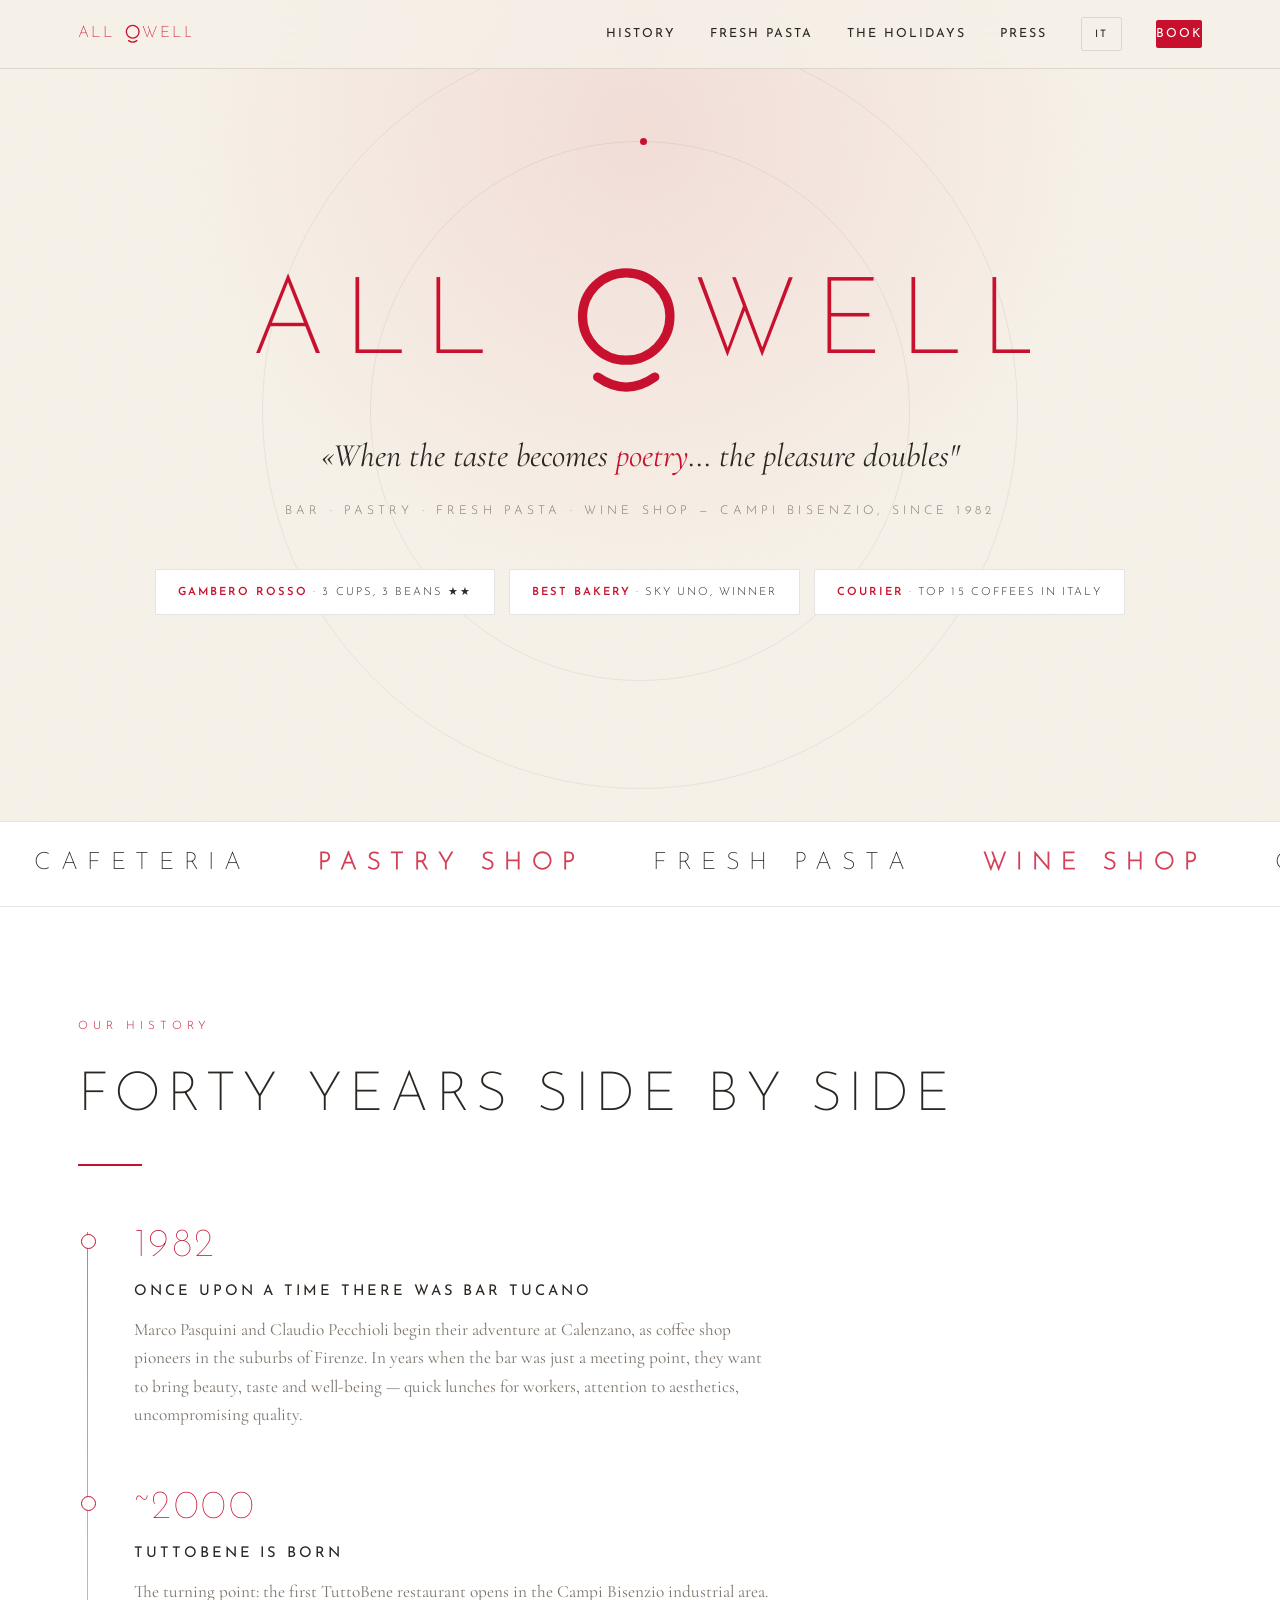
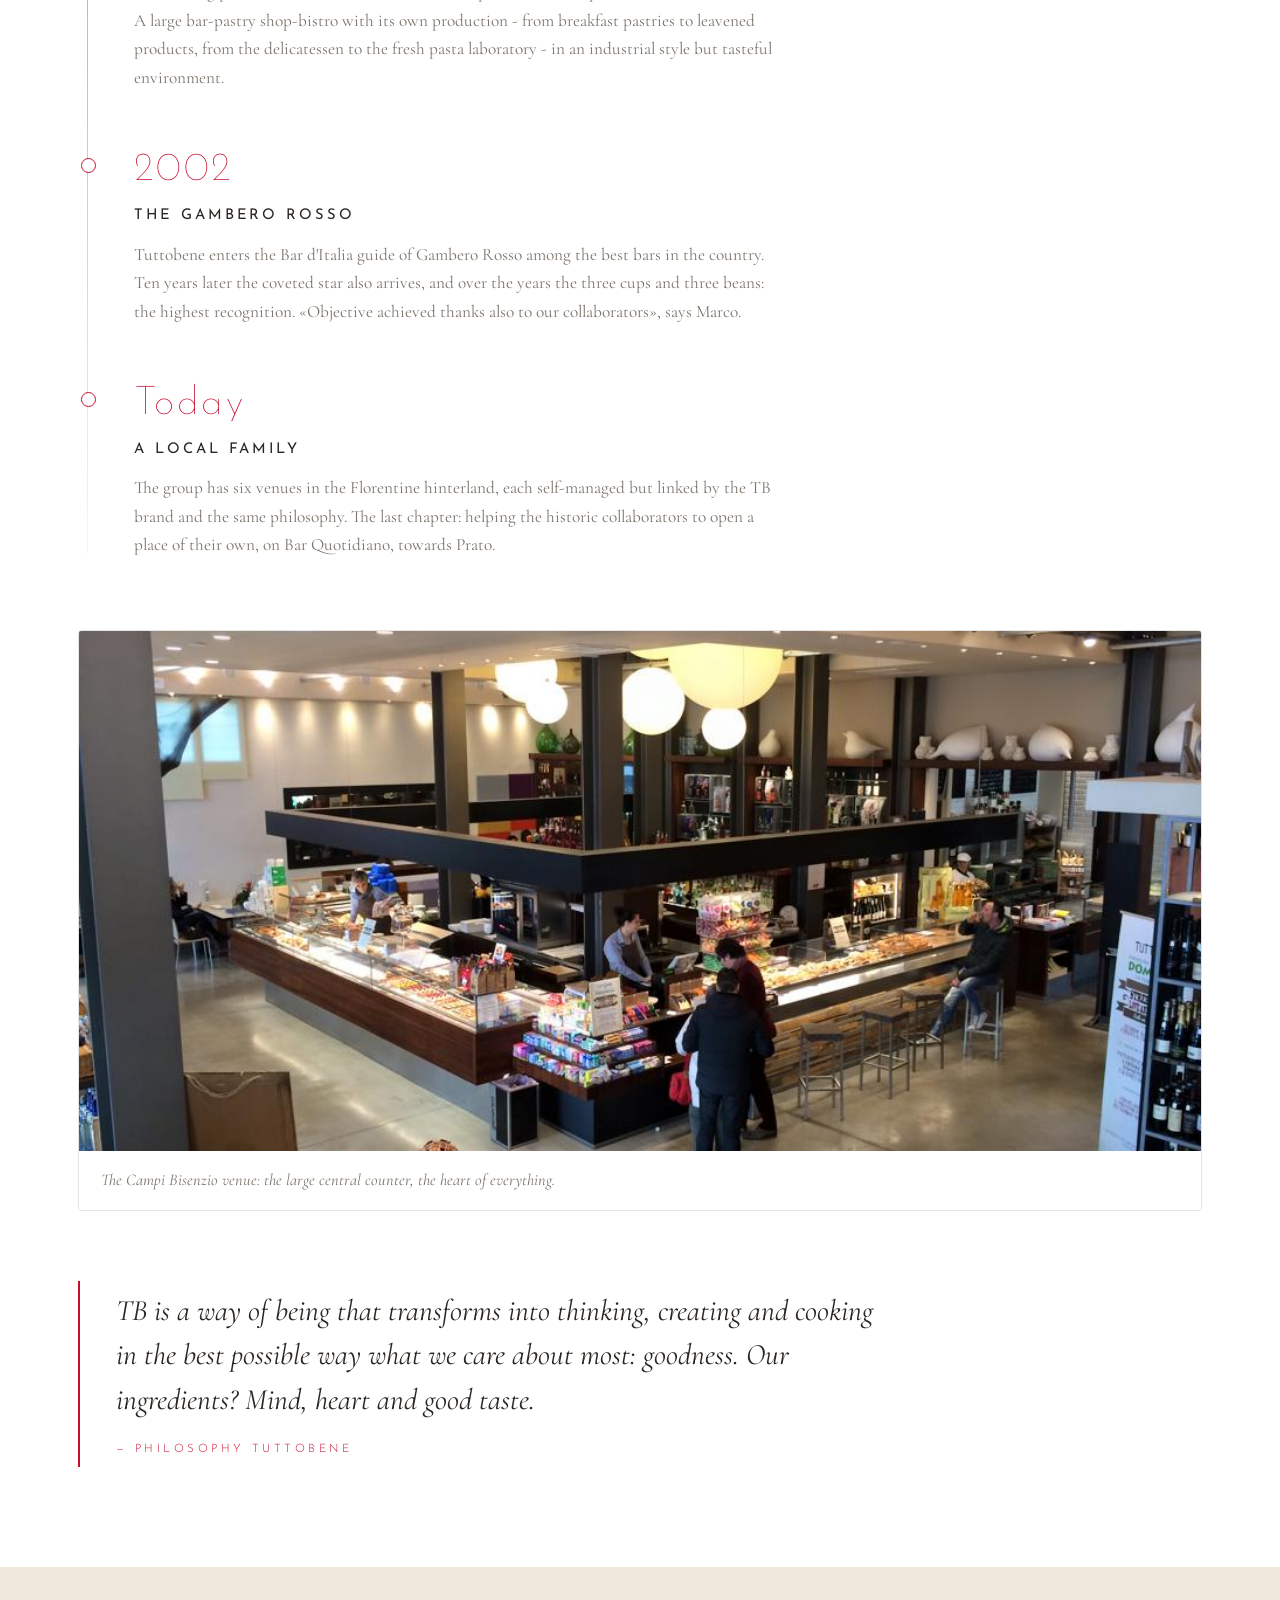
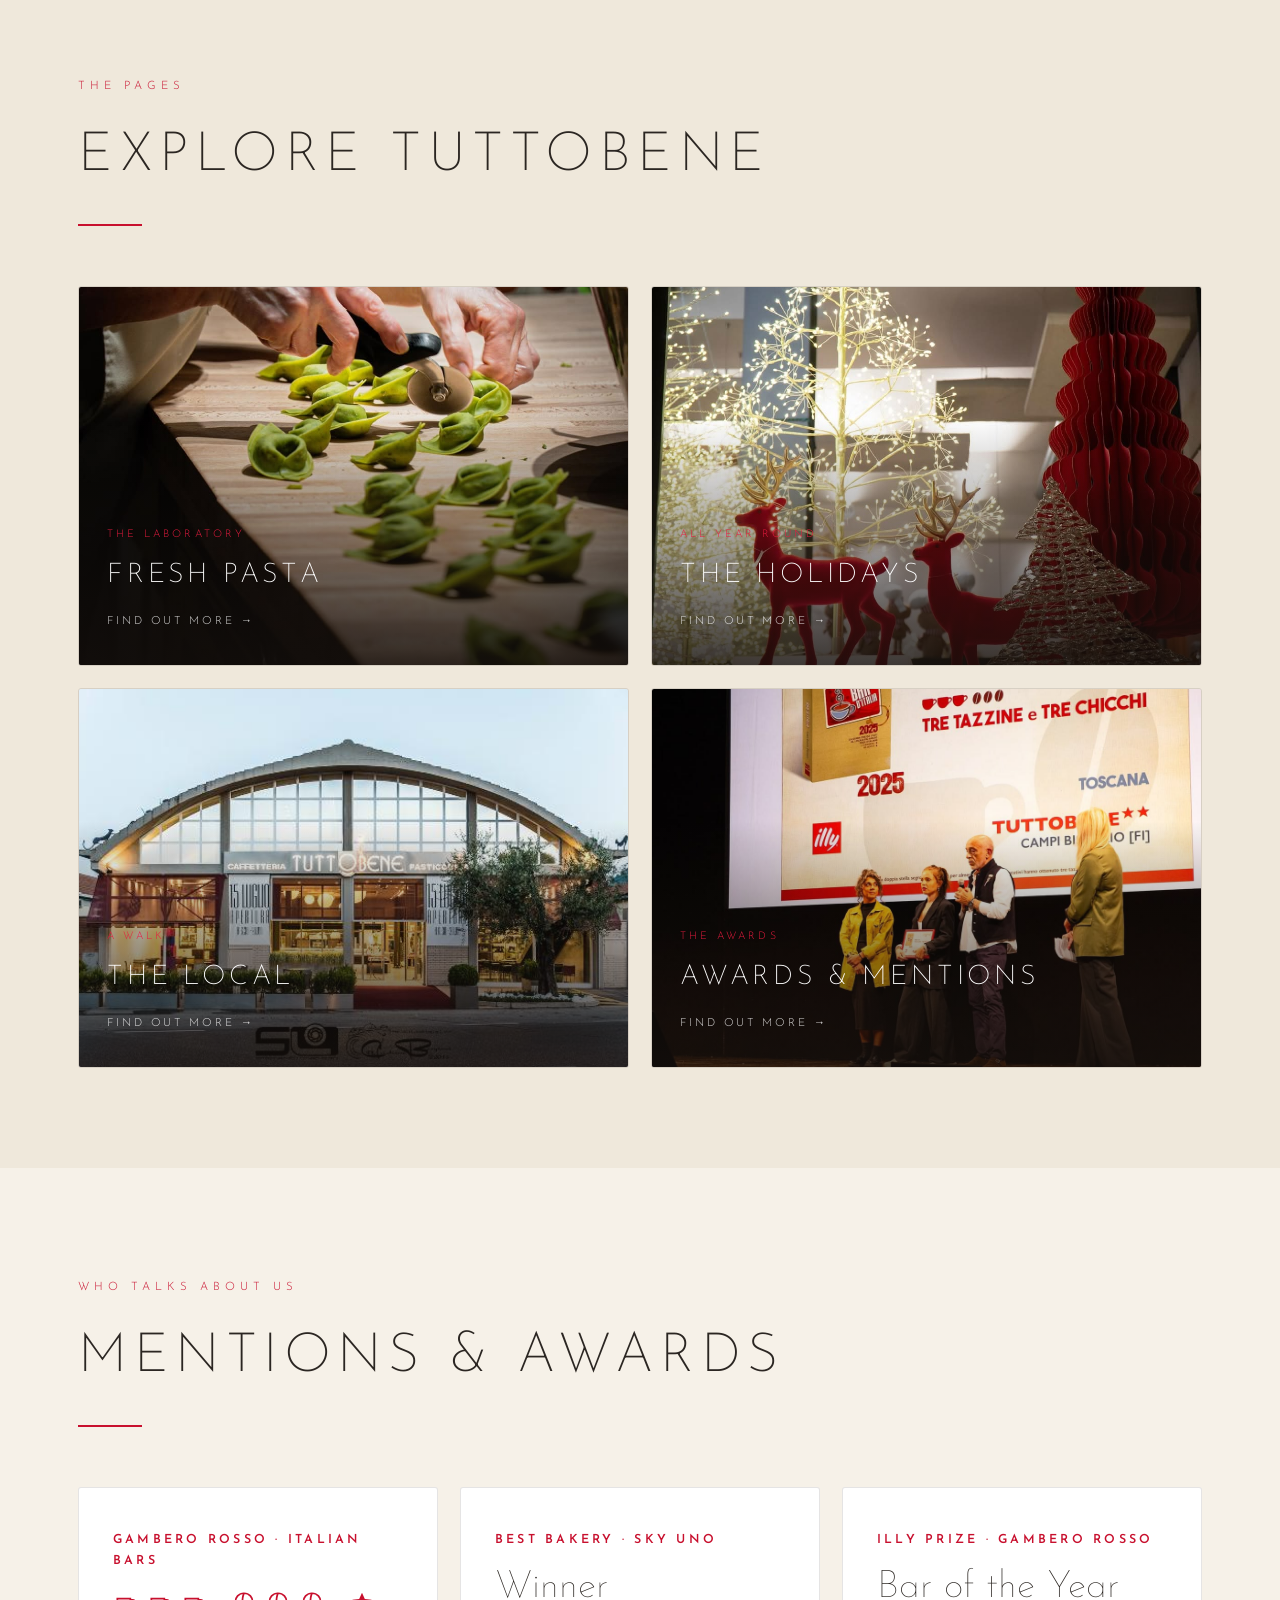
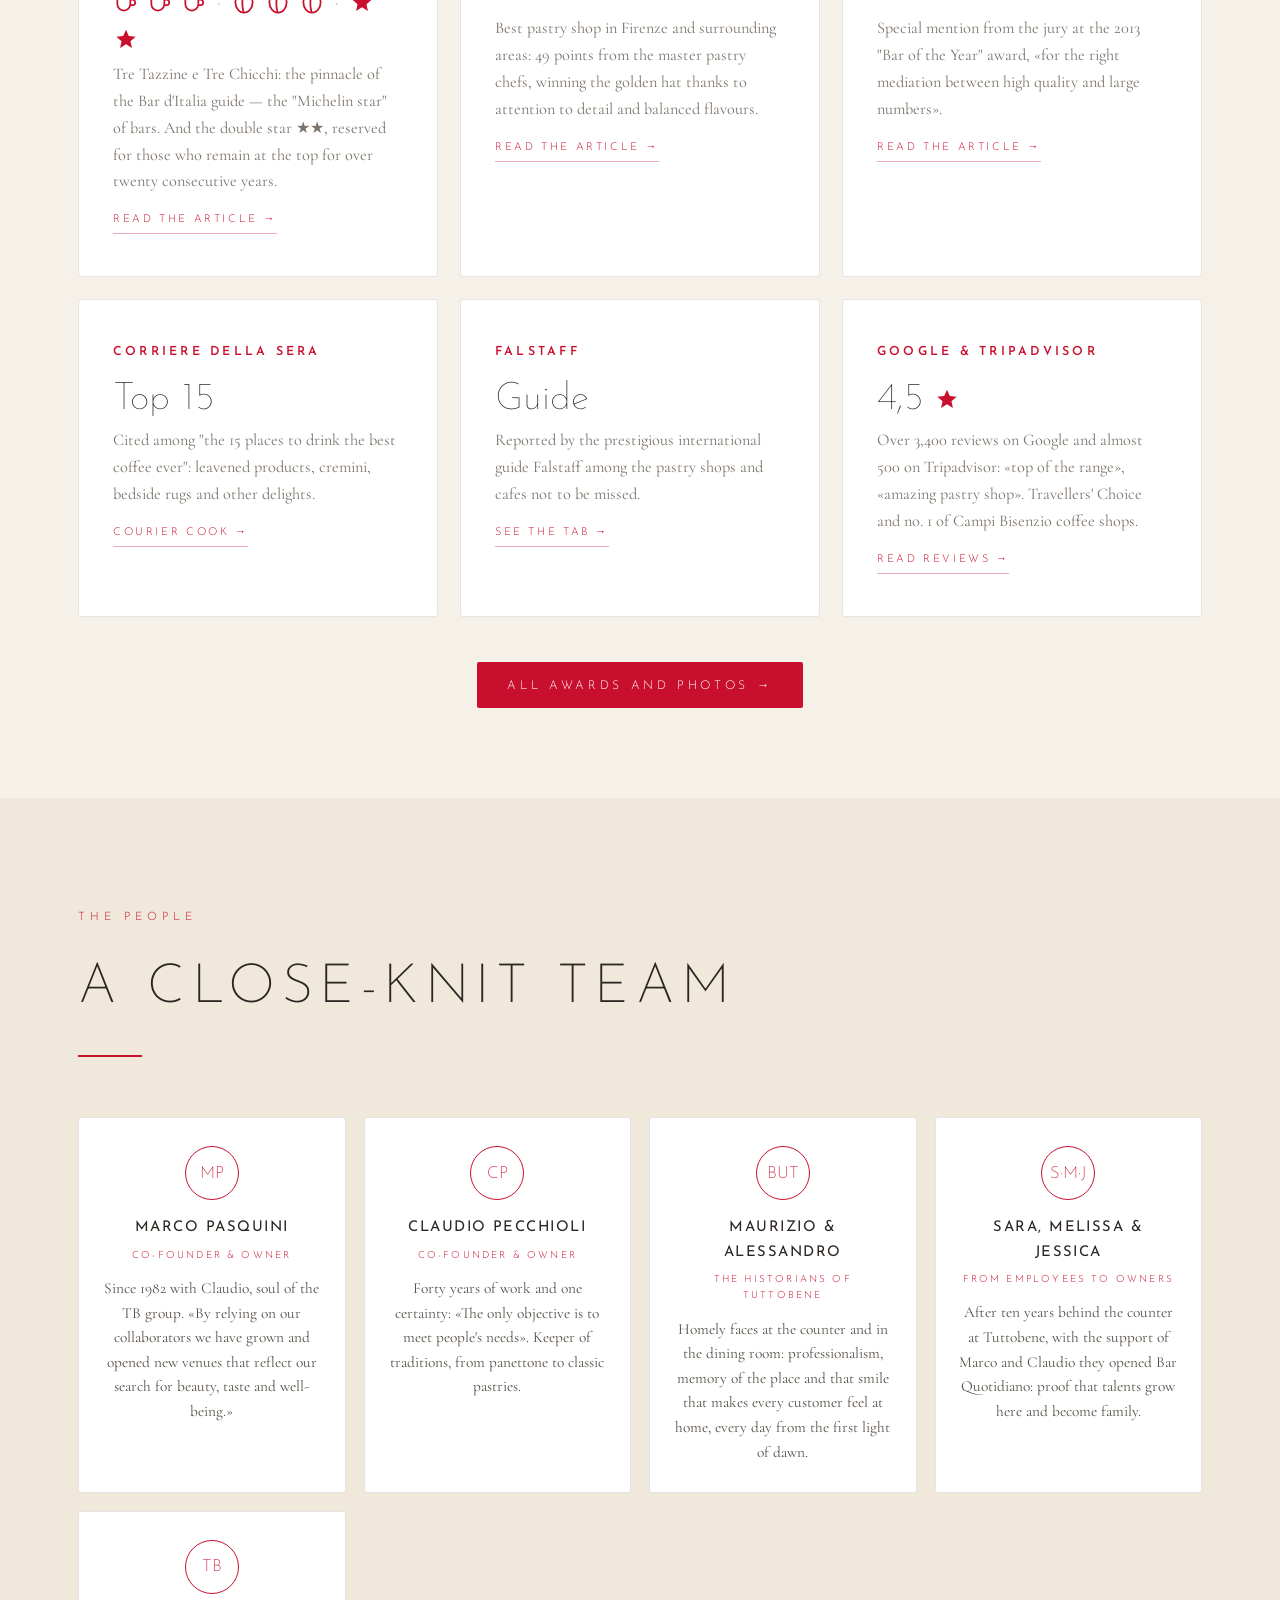
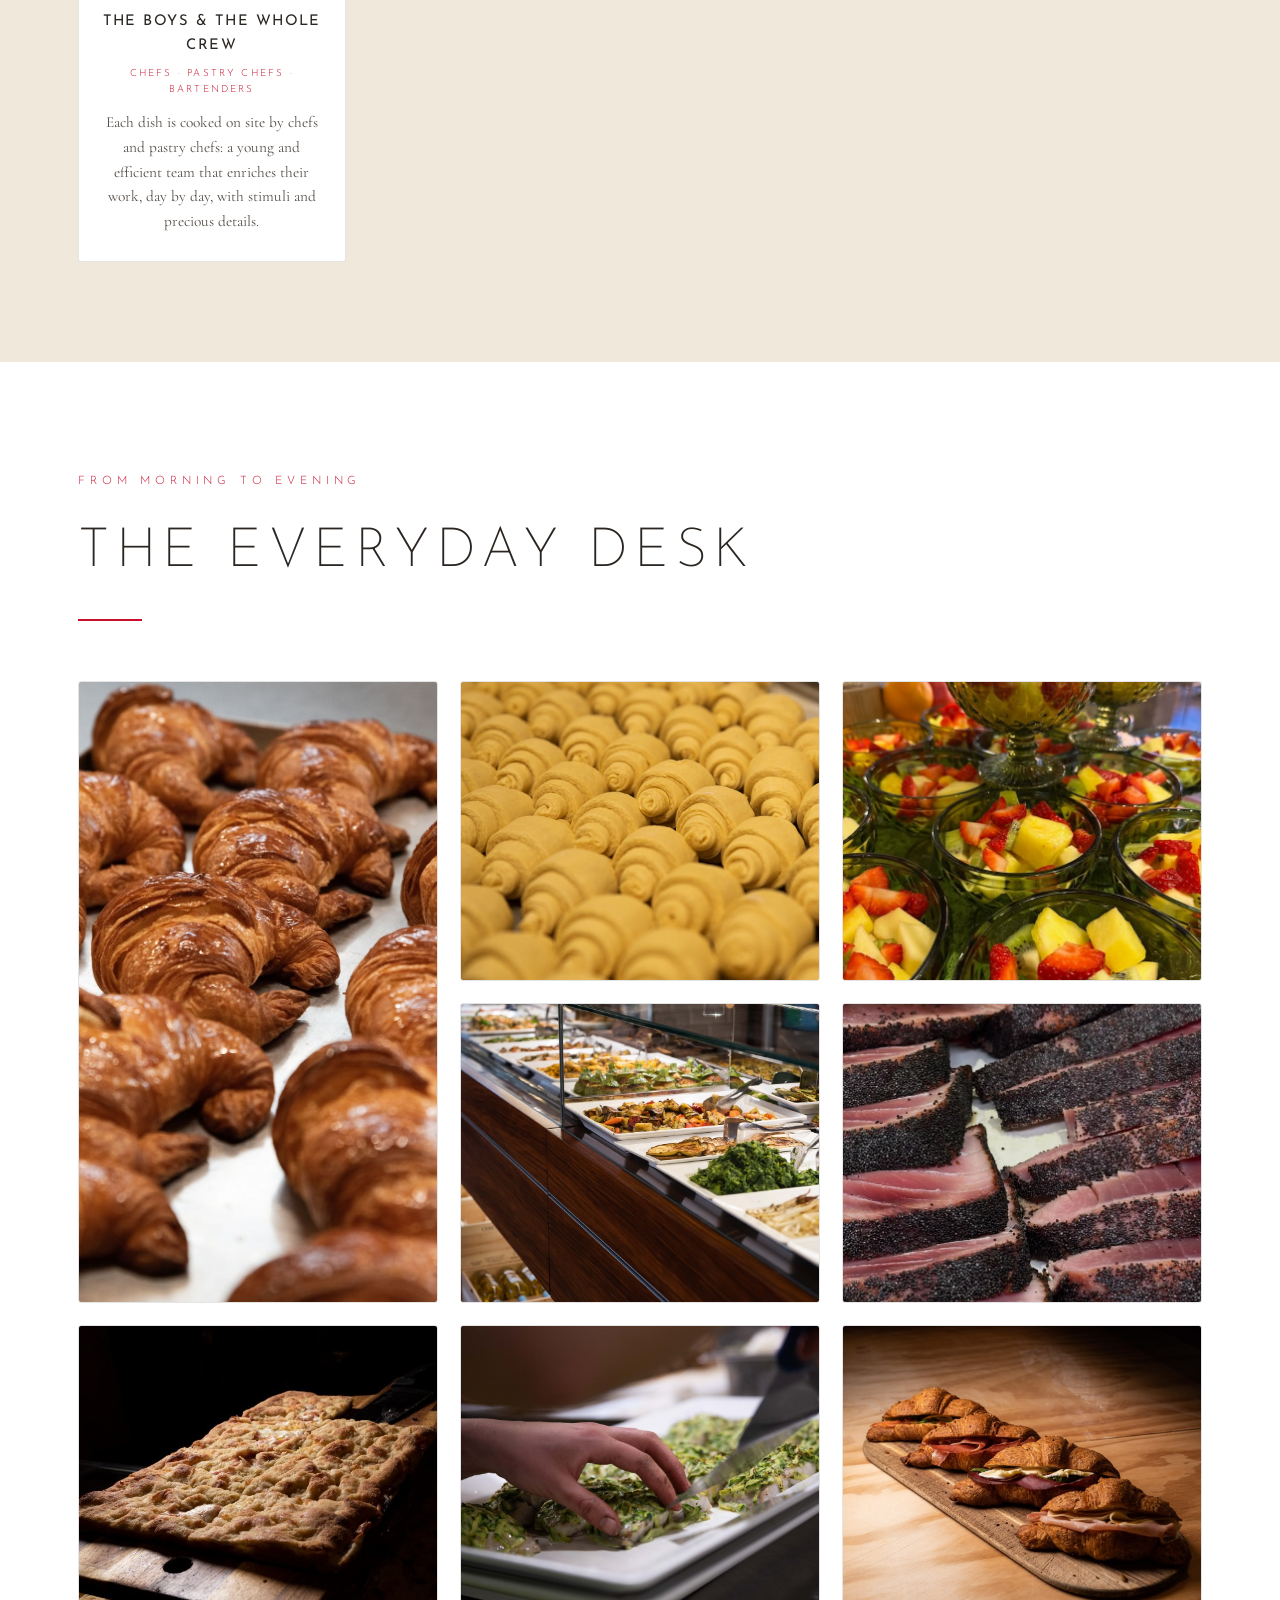
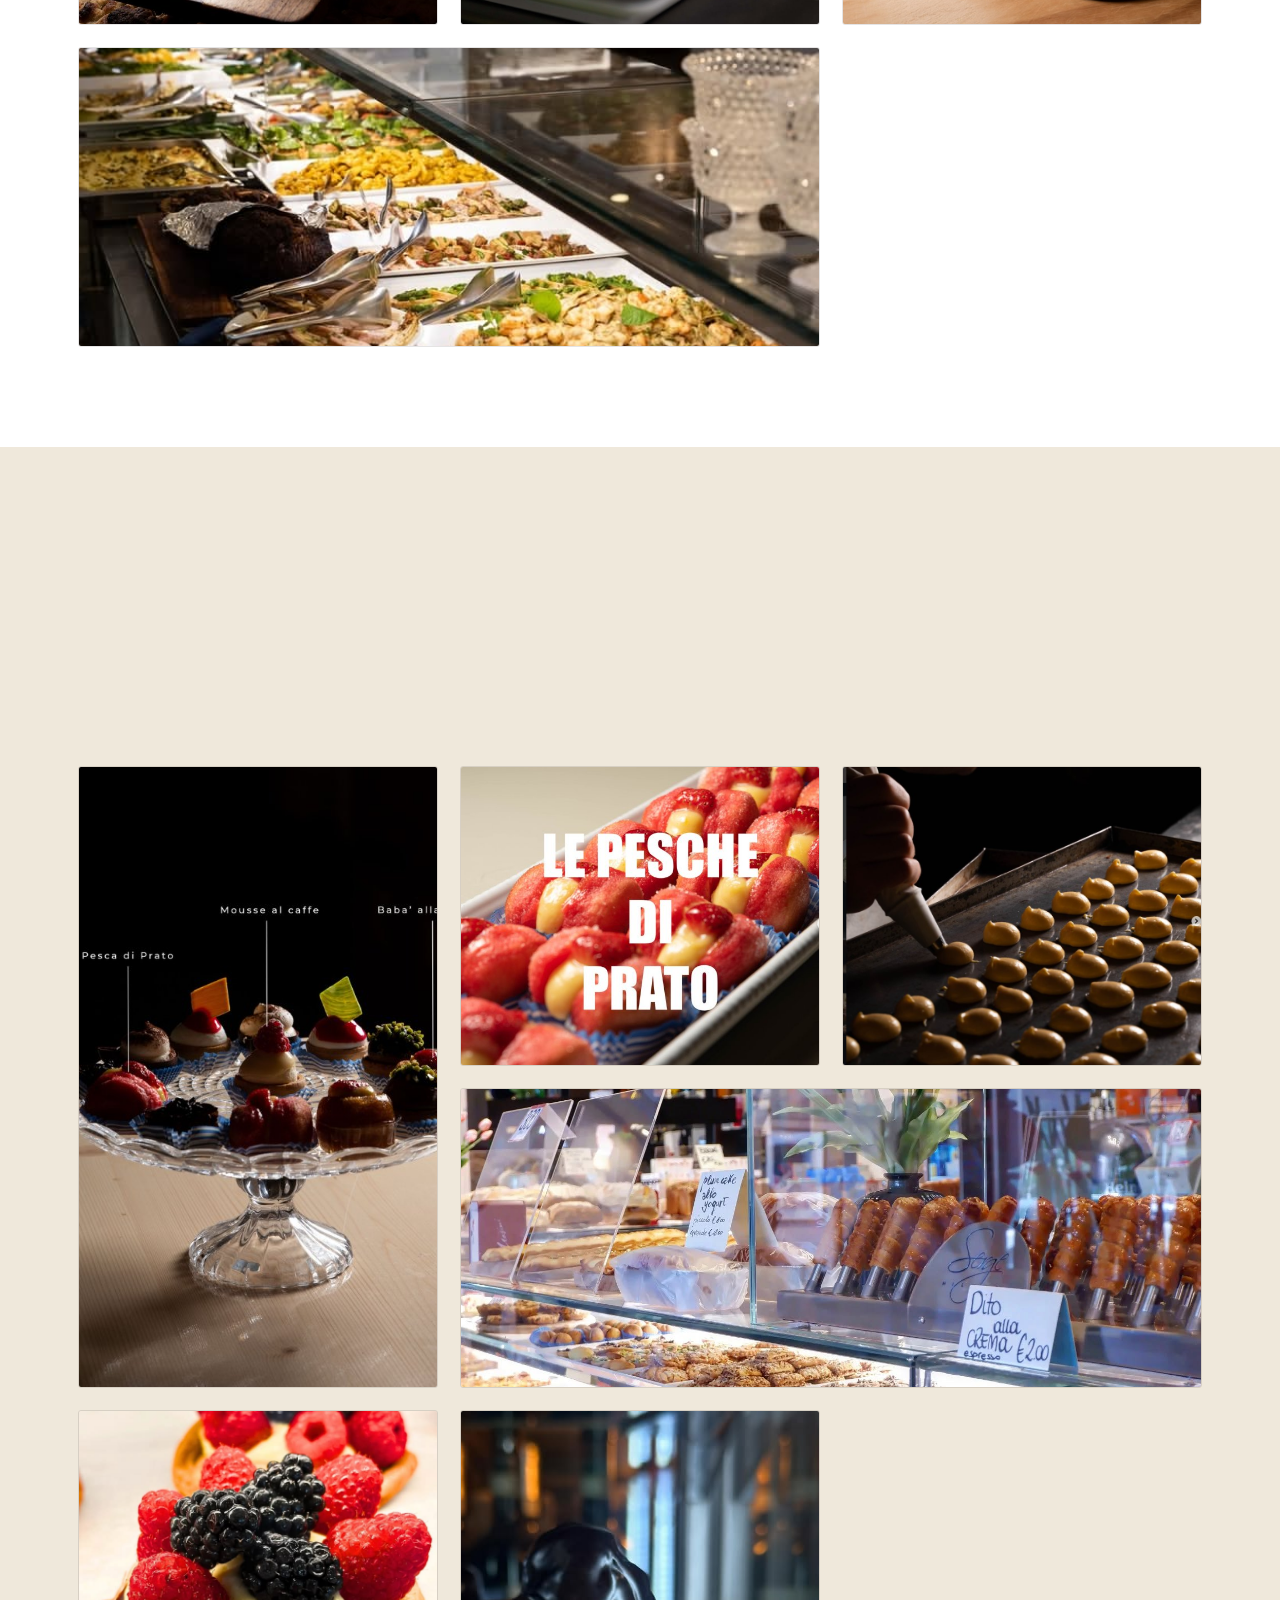
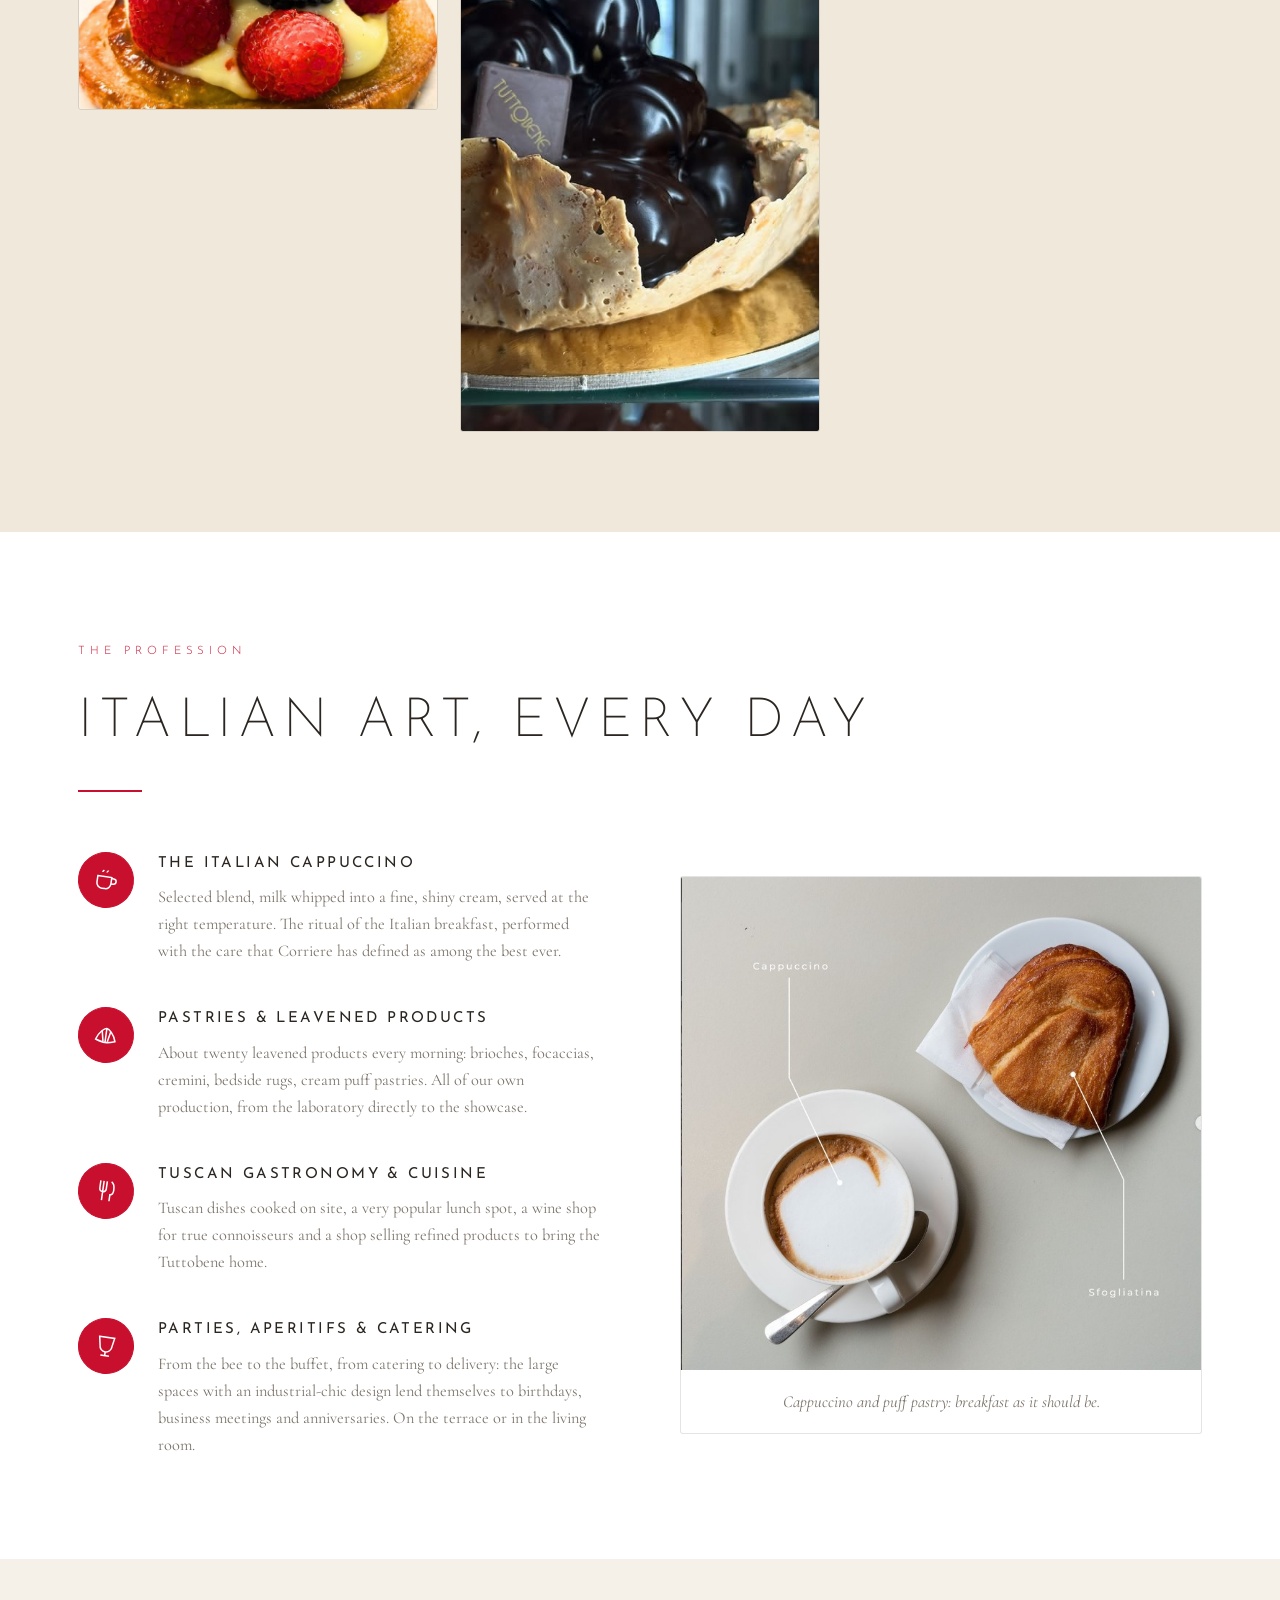
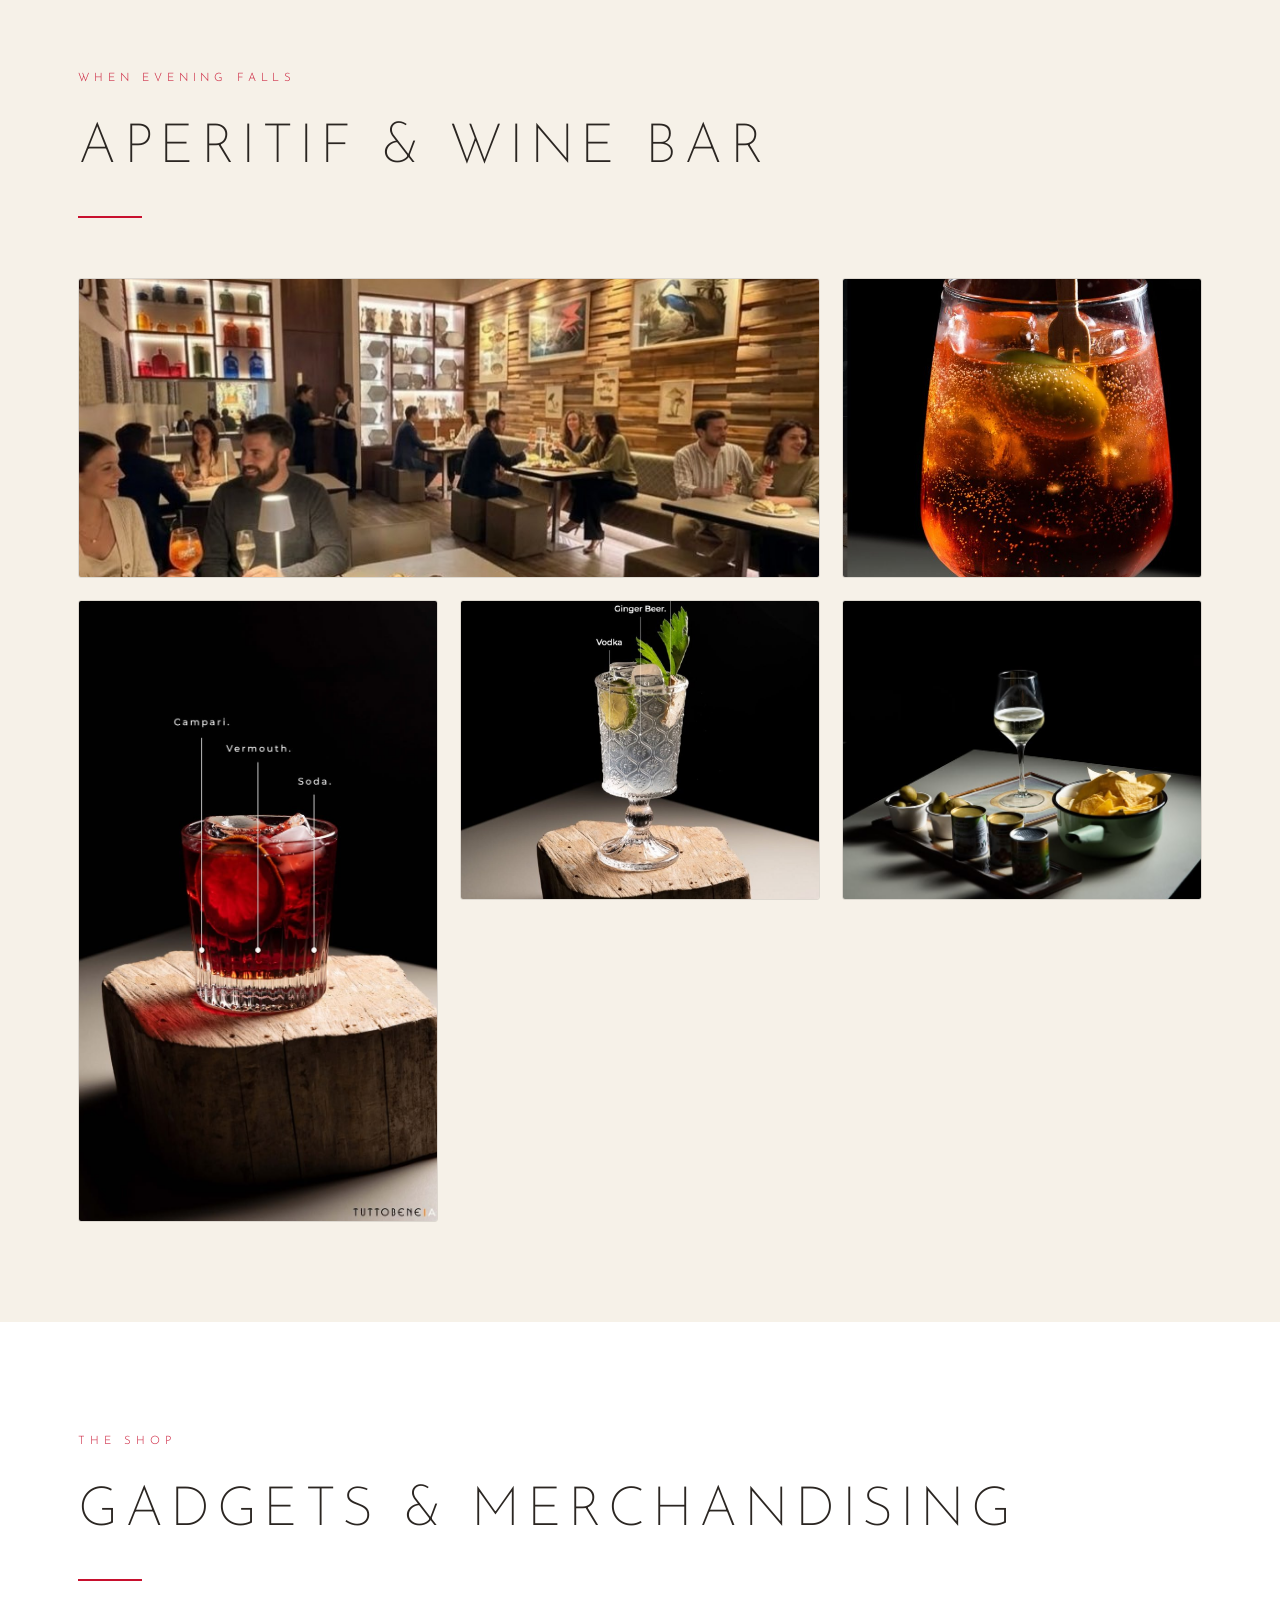
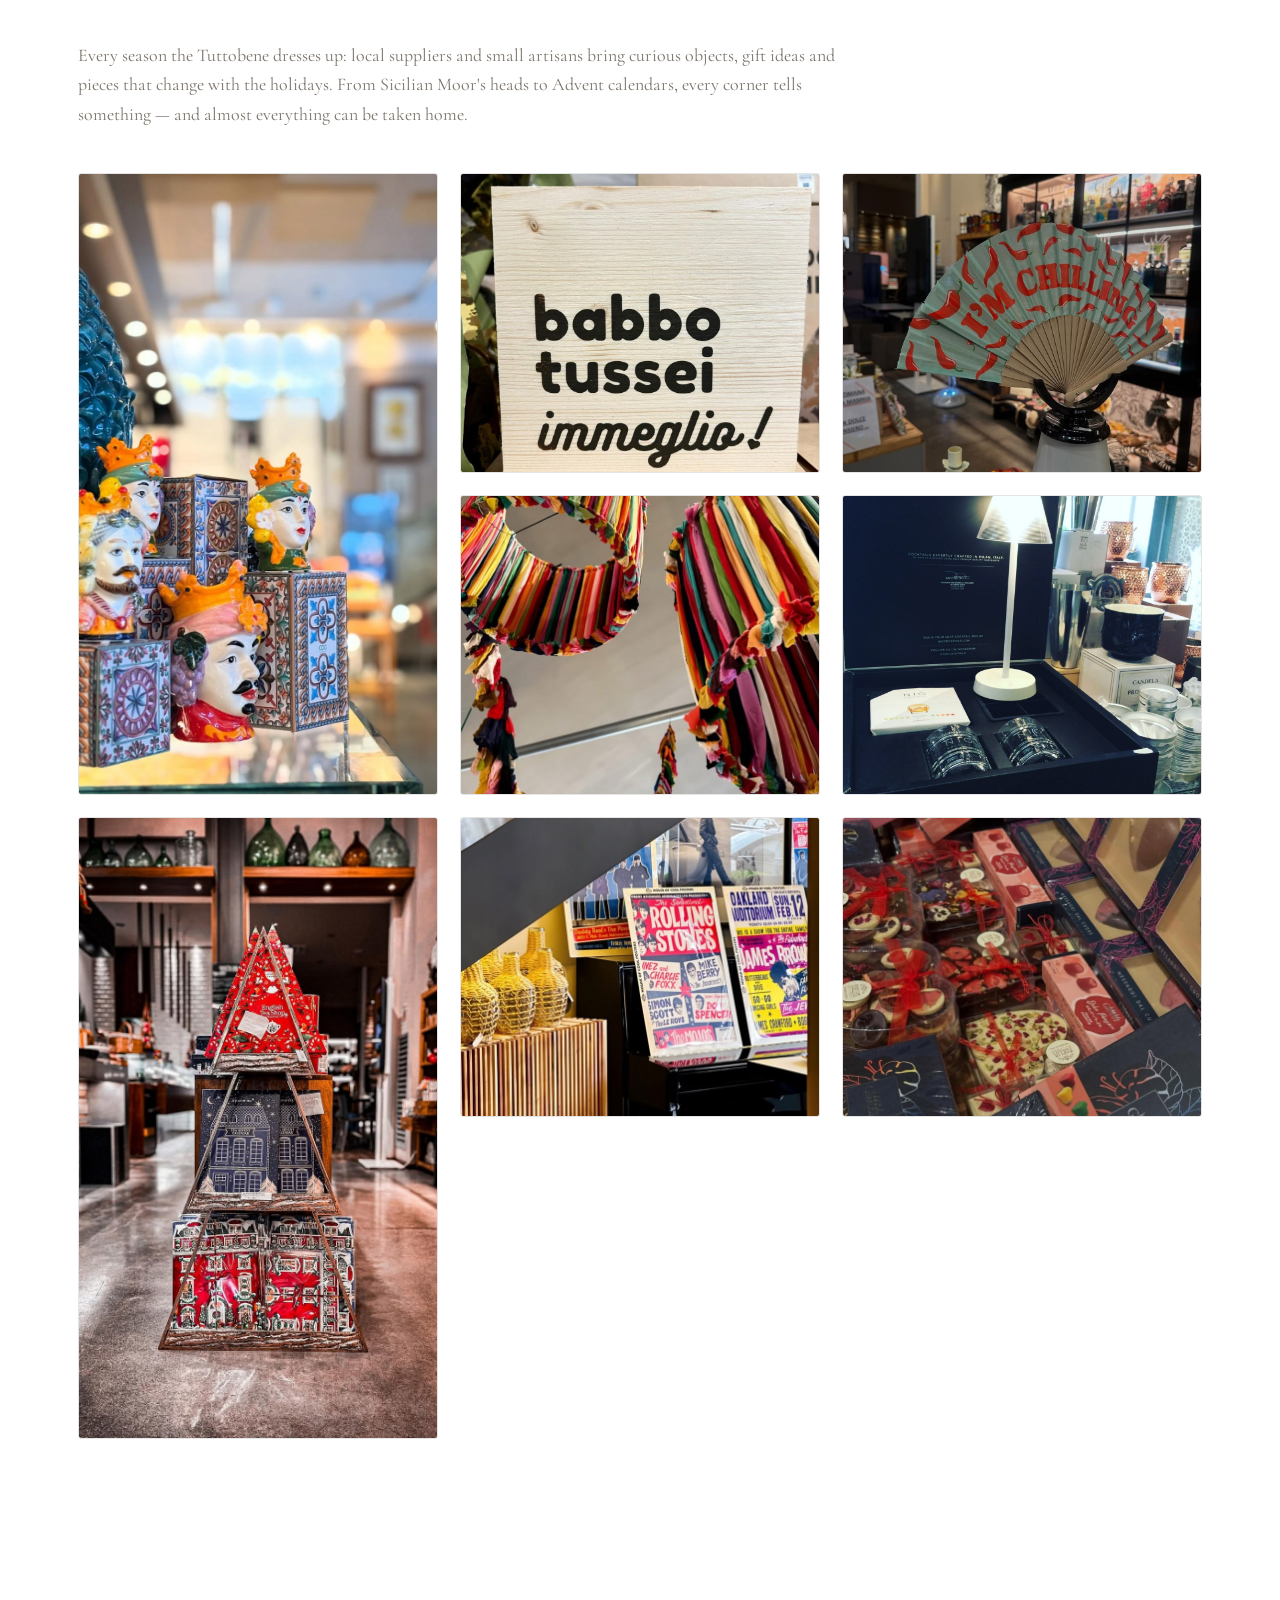
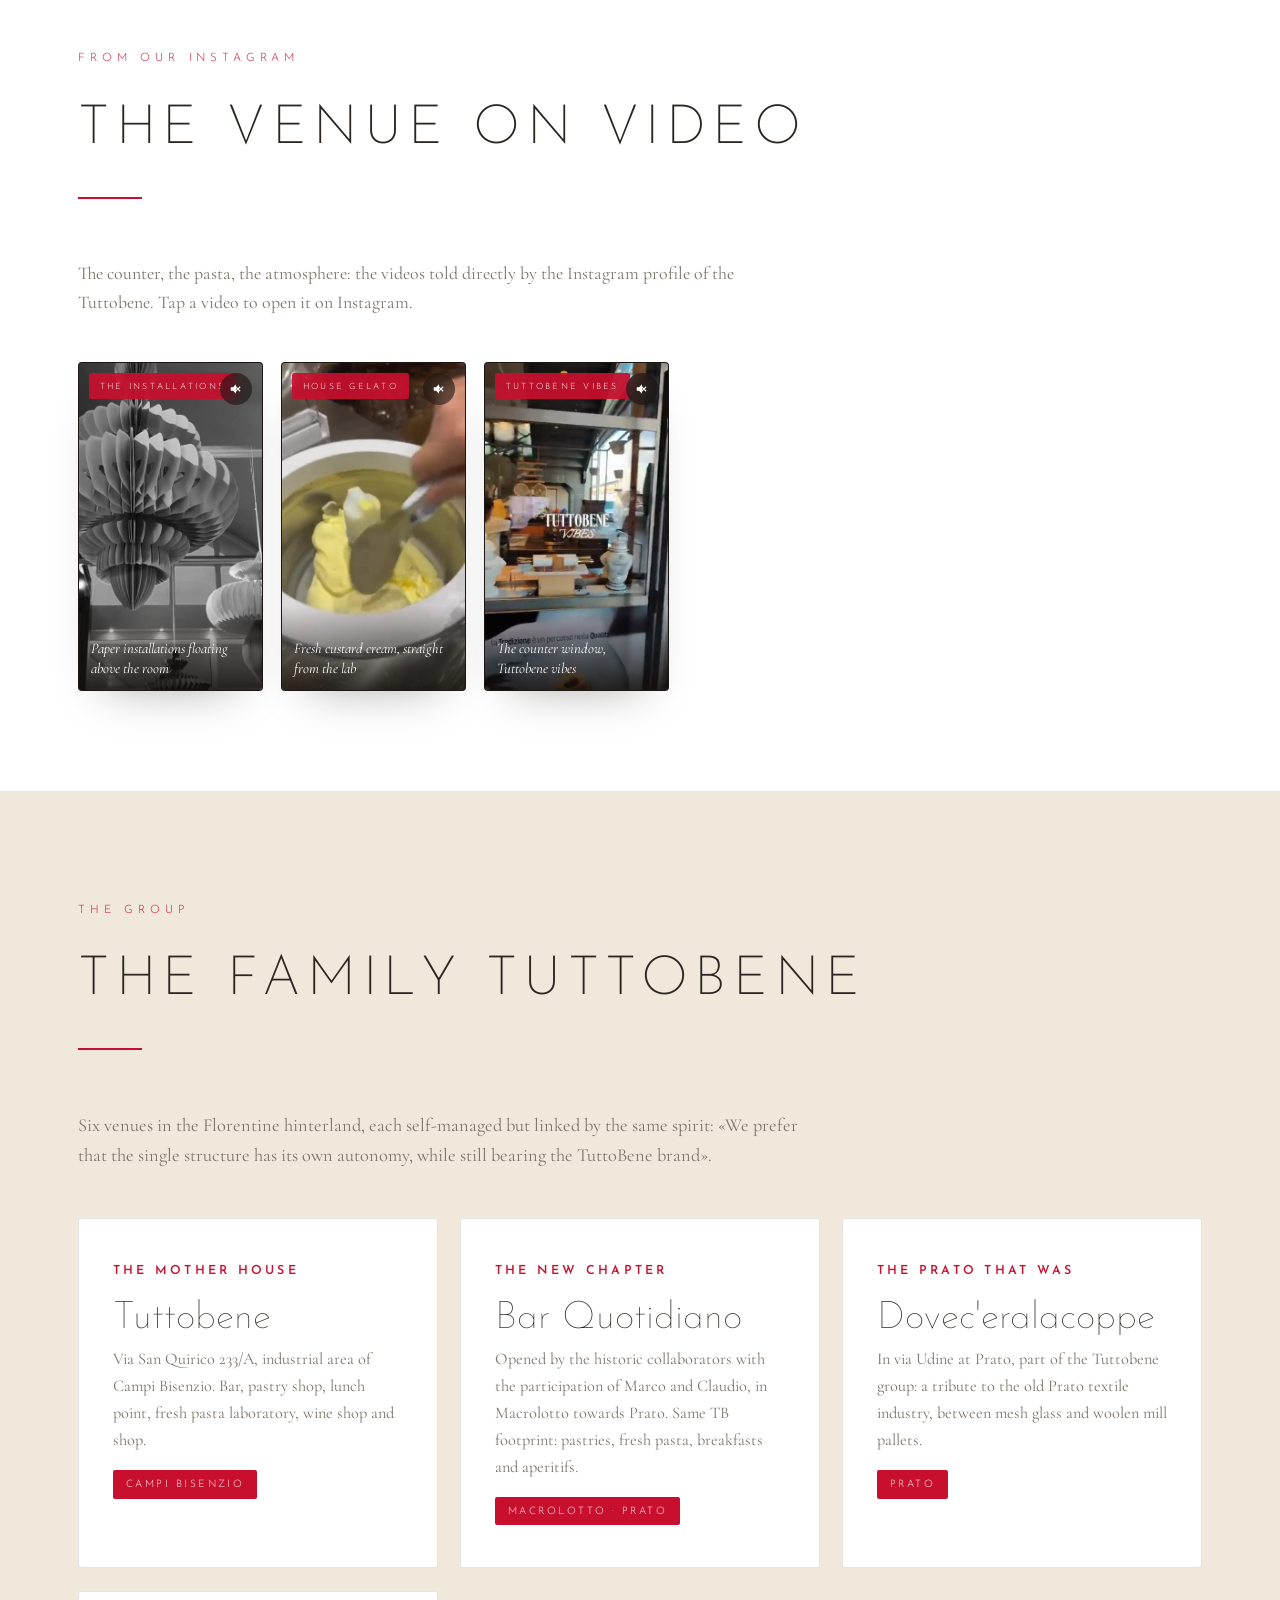
<file: en/index.html>
<!DOCTYPE html>

<html lang="en">
<head>
<meta charset="utf-8"/>
<meta content="width=device-width, initial-scale=1.0, maximum-scale=1.0, user-scalable=no" name="viewport"/>
<title>Tuttobene — When taste becomes poetry</title>
<link href="https://fonts.googleapis.com" rel="preconnect"/>
<link crossorigin="" href="https://fonts.gstatic.com" rel="preconnect"/>
<link href="https://fonts.googleapis.com/css2?family=Josefin+Sans:wght@100;200;300;400;600&amp;family=Cormorant+Garamond:ital,wght@0,400;0,500;0,600;1,400;1,500&amp;display=swap" rel="stylesheet"/>
<link href="../style.css" rel="stylesheet"/>
</head>
<body>
<div class="progress" id="progress"></div>
<svg height="0" style="position:absolute" width="0">
<defs>
<g id="tb-logo">
<text fill="currentColor" font-family="'Josefin Sans',sans-serif" font-size="64" font-weight="200" letter-spacing="10" x="0" y="58">ALL</text>
<circle cx="223.8" cy="36" fill="none" r="26" stroke="currentColor" stroke-width="5.5"></circle>
<path d="M 206.8 72 Q 223.8 84 240.8 72" fill="none" stroke="currentColor" stroke-linecap="round" stroke-width="5.5"></path>
<text fill="currentColor" font-family="'Josefin Sans',sans-serif" font-size="64" font-weight="200" letter-spacing="10" x="262.8" y="58">WELL</text>
</g>
</defs>
</svg>
<nav id="nav">
<div class="nav-inner">
<a aria-label="Tuttobene" class="nav-logo" href="index.html" style="color:var(--rosso)">
<svg viewbox="0 0 464 90"><use href="#tb-logo"></use></svg>
</a>
<div class="nav-links">
<a href="index.html#storia">History</a>
<a href="pasta.html">Fresh Pasta</a>
<a href="feste.html">The Holidays</a>
<a href="premi.html">Press</a>
<a class="lang-flag" href="../index.html" title="Italiano">IT</a>
      <a class="nav-cta" href="index.html#catering">Book</a>
<button aria-label="Apri menu" class="burger" id="burger"><span></span><span></span><span></span></button>
</div>
</div>
</nav>
<div class="mobile-menu" id="mobileMenu">
<button aria-label="Chiudi menu" class="mm-close" id="mmClose">×</button>
<a href="index.html">Home</a>
<a href="index.html#storia">History</a>
<a href="locale.html">The Local</a>
<a href="pasta.html">Fresh Pasta</a>
<a href="feste.html">The Holidays</a>
<a href="premi.html">Awards &amp; Mentions</a>
<a href="index.html#catering">Catering</a>
<a href="../index.html">Italiano →</a>
  <a class="mm-cta" href="index.html#catering">Book</a>
</div>
<header id="top">
<div class="hero-glow"></div>
<div class="hero-ring r1"></div>
<div class="hero-ring r2"></div>
<div class="hero-inner">
<div class="hero-logo" id="heroLogo">
<svg viewbox="0 0 464 95"><use href="#tb-logo"></use></svg>
</div>
<p class="hero-motto">«When the taste becomes <em>poetry</em>... the pleasure doubles"</p>
<p class="hero-sub">Bar · Pastry · Fresh Pasta · Wine shop — Campi Bisenzio, since 1982</p>
<div class="hero-badges">
<div class="badge"><b>Gambero Rosso</b> · 3 cups, 3 beans ★★</div>
<div class="badge"><b>Best Bakery</b> · Sky Uno, winner</div>
<div class="badge"><b>Courier</b> · Top 15 coffees in Italy</div>
</div>
</div>
<div class="scroll-hint"></div>
</header>
<div aria-hidden="true" class="marquee">
<div class="marquee-track" id="mq">
<span>Cafeteria</span><span class="alt">Pastry shop</span><span>Fresh Pasta</span><span class="alt">Wine shop</span><span>Gastronomy</span><span class="alt">Catering</span><span>Aperitifs</span><span class="alt">Since 1982</span>
</div>
</div>
<section id="storia">
<div class="wrap">
<div class="sec-head reveal">
<span class="label">Our history</span>
<h2>Forty years side by side</h2>
<div class="rule"></div>
</div>
<div class="timeline">
<div class="t-item reveal">
<div class="t-year">1982</div>
<h3>Once upon a time there was Bar Tucano</h3>
<p>Marco Pasquini and Claudio Pecchioli begin their adventure at Calenzano, as coffee shop pioneers in the suburbs of Firenze. In years when the bar was just a meeting point, they want to bring beauty, taste and well-being — quick lunches for workers, attention to aesthetics, uncompromising quality.</p>
</div>
<div class="t-item reveal">
<div class="t-year">~2000</div>
<h3>Tuttobene is born</h3>
<p>The turning point: the first TuttoBene restaurant opens in the Campi Bisenzio industrial area. A large bar-pastry shop-bistro with its own production - from breakfast pastries to leavened products, from the delicatessen to the fresh pasta laboratory - in an industrial style but tasteful environment.</p>
</div>
<div class="t-item reveal">
<div class="t-year">2002</div>
<h3>The Gambero Rosso</h3>
<p>Tuttobene enters the Bar d'Italia guide of Gambero Rosso among the best bars in the country. Ten years later the coveted star also arrives, and over the years the three cups and three beans: the highest recognition. «Objective achieved thanks also to our collaborators», says Marco.</p>
</div>
<div class="t-item reveal">
<div class="t-year">Today</div>
<h3>A local family</h3>
<p>The group has six venues in the Florentine hinterland, each self-managed but linked by the TB brand and the same philosophy. The last chapter: helping the historic collaborators to open a place of their own, on Bar Quotidiano, towards Prato.</p>
</div>
</div>
<figure class="locale-wide reveal">
<img alt="The interior of the Tuttobene: the large central counter and the spherical lamps" loading="lazy" src="../img/locale-interno.jpg"/>
<figcaption>The Campi Bisenzio venue: the large central counter, the heart of everything.</figcaption>
</figure>
<div class="quote-block reveal">
<p>TB is a way of being that transforms into thinking, creating and cooking in the best possible way what we care about most: goodness. Our ingredients? Mind, heart and good taste.</p>
<cite>— Philosophy Tuttobene</cite>
</div>
</div>
</section>
<!-- ============ APPROFONDIMENTI ============ -->
<section id="esplora" style="background:var(--beige2)">
<div class="wrap">
<div class="sec-head reveal">
<span class="label">The pages</span>
<h2>Explore Tuttobene</h2>
<div class="rule"></div>
</div>
<div class="teaser-grid stagger">
<a class="teaser" href="pasta.html">
<img alt="The green tortelloni from the fresh pasta laboratory" loading="lazy" src="../img/tortelloni-verdi.jpg"/>
<div class="t-overlay">
<span class="t-label">The laboratory</span>
<h3>Fresh Pasta</h3>
<span class="t-go">Find out more →</span>
</div>
</a>
<a class="teaser" href="feste.html">
<img alt="The Tuttobene Christmas showcase" loading="lazy" src="../img/natale-vetrina.jpg"/>
<div class="t-overlay">
<span class="t-label">All year round</span>
<h3>The Holidays</h3>
<span class="t-go">Find out more →</span>
</div>
</a>
<a class="teaser" href="locale.html">
<img alt="The arched façade of Tuttobene illuminated in the evening" loading="lazy" src="../img/locale-facciata.jpg"/>
<div class="t-overlay">
<span class="t-label">A walk</span>
<h3>The Local</h3>
<span class="t-go">Find out more →</span>
</div>
</a>
<a class="teaser" href="premi.html">
<img alt="The Gambero Rosso award ceremony" loading="lazy" src="../img/premiazione-palco.jpg"/>
<div class="t-overlay">
<span class="t-label">The awards</span>
<h3>Awards &amp; Mentions</h3>
<span class="t-go">Find out more →</span>
</div>
</a>
</div>
</div>
</section>
<section id="menzioni" style="background:var(--beige)">
<div class="wrap">
<div class="sec-head reveal">
<span class="label">Who talks about us</span>
<h2>Mentions &amp; Awards</h2>
<div class="rule"></div>
</div>
<div class="press-grid stagger">
<div class="press-card tilt">
<div class="src">Gambero Rosso · Italian bars</div>
<div class="chicchi">
<svg class="ico-svg" viewbox="0 0 24 24"><path d="M4 8h12v5a6 6 0 0 1-12 0V8z" fill="none" stroke="currentColor" stroke-width="1.6"></path><path d="M16 9h2a2.5 2.5 0 0 1 0 5h-2" fill="none" stroke="currentColor" stroke-width="1.6"></path></svg>
<svg class="ico-svg" viewbox="0 0 24 24"><path d="M4 8h12v5a6 6 0 0 1-12 0V8z" fill="none" stroke="currentColor" stroke-width="1.6"></path><path d="M16 9h2a2.5 2.5 0 0 1 0 5h-2" fill="none" stroke="currentColor" stroke-width="1.6"></path></svg>
<svg class="ico-svg" viewbox="0 0 24 24"><path d="M4 8h12v5a6 6 0 0 1-12 0V8z" fill="none" stroke="currentColor" stroke-width="1.6"></path><path d="M16 9h2a2.5 2.5 0 0 1 0 5h-2" fill="none" stroke="currentColor" stroke-width="1.6"></path></svg>
<span class="sep">·</span>
<svg class="ico-svg" viewbox="0 0 24 24"><path d="M12 3C7 3 4 7 4 11c0 6 4 10 8 10s8-4 8-10c0-4-3-8-8-8z" fill="none" stroke="currentColor" stroke-width="1.6"></path><path d="M12 3c-2 4-2 14 0 18" fill="none" stroke="currentColor" stroke-width="1.6"></path></svg>
<svg class="ico-svg" viewbox="0 0 24 24"><path d="M12 3C7 3 4 7 4 11c0 6 4 10 8 10s8-4 8-10c0-4-3-8-8-8z" fill="none" stroke="currentColor" stroke-width="1.6"></path><path d="M12 3c-2 4-2 14 0 18" fill="none" stroke="currentColor" stroke-width="1.6"></path></svg>
<svg class="ico-svg" viewbox="0 0 24 24"><path d="M12 3C7 3 4 7 4 11c0 6 4 10 8 10s8-4 8-10c0-4-3-8-8-8z" fill="none" stroke="currentColor" stroke-width="1.6"></path><path d="M12 3c-2 4-2 14 0 18" fill="none" stroke="currentColor" stroke-width="1.6"></path></svg>
<span class="sep">·</span>
<svg class="ico-svg" viewbox="0 0 24 24"><path d="M12 2.5l2.6 5.8 6.3.6-4.8 4.2 1.4 6.2L12 16l-5.5 3.3 1.4-6.2-4.8-4.2 6.3-.6L12 2.5z" fill="currentColor"></path></svg>
<svg class="ico-svg" viewbox="0 0 24 24"><path d="M12 2.5l2.6 5.8 6.3.6-4.8 4.2 1.4 6.2L12 16l-5.5 3.3 1.4-6.2-4.8-4.2 6.3-.6L12 2.5z" fill="currentColor"></path></svg>
</div>
<p>Tre Tazzine e Tre Chicchi: the pinnacle of the Bar d'Italia guide — the "Michelin star" of bars. And the double star ★★, reserved for those who remain at the top for over twenty consecutive years.</p>
<a class="src-link" href="https://www.intoscana.it/it/guida-bar-ditalia-i-quattro-locali-in-toscana-dove-il-caffe-e-al-top/" rel="noopener" target="_blank">Read the article →</a>
</div>
<div class="press-card tilt">
<div class="src">Best Bakery · Sky Uno</div>
<div class="big">Winner</div>
<p>Best pastry shop in Firenze and surrounding areas: 49 points from the master pastry chefs, winning the golden hat thanks to attention to detail and balanced flavours.</p>
<a class="src-link" href="https://www.firenzetoday.it/social/best-bakery-firenze-vince-tuttobene.html" rel="noopener" target="_blank">Read the article →</a>
</div>
<div class="press-card tilt">
<div class="src">Illy Prize · Gambero Rosso</div>
<div class="big">Bar of the Year</div>
<p>Special mention from the jury at the 2013 "Bar of the Year" award, «for the right mediation between high quality and large numbers».</p>
<a class="src-link" href="https://www.piananotizie.it/campi-bisenzio-tuttobene-riceve-la-menzione-speciale-del-premio-bar-dellanno/" rel="noopener" target="_blank">Read the article →</a>
</div>
<div class="press-card tilt">
<div class="src">Corriere della Sera</div>
<div class="big">Top 15</div>
<p>Cited among "the 15 places to drink the best coffee ever": leavened products, cremini, bedside rugs and other delights.</p>
<a class="src-link" href="https://www.corriere.it/cook/" rel="noopener" target="_blank">Courier Cook →</a>
</div>
<div class="press-card tilt">
<div class="src">Falstaff</div>
<div class="big">Guide</div>
<p>Reported by the prestigious international guide Falstaff among the pastry shops and cafes not to be missed.</p>
<a class="src-link" href="https://www.falstaff.com/it/pasticcerie/tuttobene" rel="noopener" target="_blank">See the tab →</a>
</div>
<div class="press-card tilt">
<div class="src">Google &amp; Tripadvisor</div>
<div class="big" style="display:flex;align-items:center;gap:10px">4,5 <svg height="26" style="color:var(--rosso)" viewbox="0 0 24 24" width="26"><path d="M12 2.5l2.6 5.8 6.3.6-4.8 4.2 1.4 6.2L12 16l-5.5 3.3 1.4-6.2-4.8-4.2 6.3-.6L12 2.5z" fill="currentColor"></path></svg></div>
<p>Over 3,400 reviews on Google and almost 500 on Tripadvisor: «top of the range», «amazing pastry shop». Travellers' Choice and no. 1 of Campi Bisenzio coffee shops.</p>
<a class="src-link" href="https://www.tripadvisor.it/Restaurant_Review-g676808-d2459313-Reviews-Bar_Pasticceria_Tuttobene-Campi_Bisenzio_Tuscany.html" rel="noopener" target="_blank">Read reviews →</a>
</div>
</div>
<div style="text-align:center;margin-top:50px">
<a class="cat-cta" href="premi.html">All awards and photos →</a>
</div>
</div>
</section>
<section id="team">
<div class="wrap">
<div class="sec-head reveal">
<span class="label">The people</span>
<h2>A close-knit team</h2>
<div class="rule"></div>
</div>
<div class="team-grid stagger">
<div class="t-card">
<div class="t-init">MP</div>
<h3>Marco Pasquini</h3>
<div class="t-role">Co-founder &amp; Owner</div>
<p>Since 1982 with Claudio, soul of the TB group. «By relying on our collaborators we have grown and opened new venues that reflect our search for beauty, taste and well-being.»</p>
</div>
<div class="t-card">
<div class="t-init">CP</div>
<h3>Claudio Pecchioli</h3>
<div class="t-role">Co-founder &amp; Owner</div>
<p>Forty years of work and one certainty: «The only objective is to meet people's needs». Keeper of traditions, from panettone to classic pastries.</p>
</div>
<div class="t-card">
<div class="t-init">BUT</div>
<h3>Maurizio &amp; Alessandro</h3>
<div class="t-role">The historians of Tuttobene</div>
<p>Homely faces at the counter and in the dining room: professionalism, memory of the place and that smile that makes every customer feel at home, every day from the first light of dawn.</p>
</div>
<div class="t-card">
<div class="t-init">S·M·J</div>
<h3>Sara, Melissa &amp; Jessica</h3>
<div class="t-role">From employees to owners</div>
<p>After ten years behind the counter at Tuttobene, with the support of Marco and Claudio they opened Bar Quotidiano: proof that talents grow here and become family.</p>
</div>
<div class="t-card">
<div class="t-init">TB</div>
<h3>The boys &amp; the whole crew</h3>
<div class="t-role">Chefs · Pastry chefs · Bartenders</div>
<p>Each dish is cooked on site by chefs and pastry chefs: a young and efficient team that enriches their work, day by day, with stimuli and precious details.</p>
</div>
</div>
</div>
</section>
<section id="banco" style="background:var(--bianco)">
<div class="wrap">
<div class="sec-head reveal">
<span class="label">From morning to evening</span>
<h2>The everyday desk</h2>
<div class="rule"></div>
</div>
<div class="cat-grid stagger">
<figure class="cat-item big">
<img alt="Freshly baked croissants, shiny with gilding" loading="lazy" src="../img/cornetti-sfornati.jpg"/>
<figcaption><span>01</span> The croissants fresh out of the oven, every morning at 6.30</figcaption>
</figure>
<figure class="cat-item">
<img alt="Croissants leavening in the laboratory" loading="lazy" src="../img/cornetti-crudi.jpg"/>
<figcaption><span>02</span> Overnight leavening in the laboratory</figcaption>
</figure>
<figure class="cat-item">
<img alt="Fruit salad cups with strawberries, kiwi and pineapple" loading="lazy" src="../img/macedonia.jpg"/>
<figcaption><span>03</span> Fresh fruit salad, freshly cut</figcaption>
</figure>
<figure class="cat-item">
<img alt="The deli counter with vegetables and ready meals" loading="lazy" src="../img/banco-gastronomia.jpg"/>
<figcaption><span>04</span> Gastronomy: vegetables, stuffed courgettes and dishes of the day</figcaption>
</figure>
<figure class="cat-item">
<img alt="Sliced ​​poppy seed crusted tuna" loading="lazy" src="../img/tonno-papavero.jpg"/>
<figcaption><span>05</span> Poppy seed crusted tuna</figcaption>
</figure>
<figure class="cat-item">
<img alt="Freshly baked stuffed flatbread on the cutting board" loading="lazy" src="../img/schiacciata.png"/>
<figcaption><span>06</span> Stuffed Schiacciata, from the oven to the cutting board</figcaption>
</figure>
<figure class="cat-item">
<img alt="Fish fillets in courgette crust plated by hand" loading="lazy" src="../img/pesce-zucchine.jpg"/>
<figcaption><span>07</span> The fish in a courgette crust, plated one by one</figcaption>
</figure>
<figure class="cat-item">
<img alt="Stuffed savory croissants on wooden cutting board" loading="lazy" src="../img/croissant-farciti.jpg"/>
<figcaption><span>★</span> Stuffed savory croissants, also for catering</figcaption>
</figure>
<figure class="cat-item wide">
<img alt="The full lunch counter: first courses, second courses, vegetables and salads" loading="lazy" src="../img/banco-pranzo.jpg"/>
<figcaption><span>08</span> The full lunch counter: roasts, prawns, black rice and seasonal vegetables</figcaption>
</figure>
</div>
</div>
</section>
<section id="pasticceria" style="background:var(--beige2)">
<div class="wrap">
<div class="sec-head reveal">
<span class="label">The dessert</span>
<h2>The pastry shop</h2>
<div class="rule"></div>
</div>
<div class="cat-grid stagger">
<figure class="cat-item big">
<img alt="Small cake stand: Prato peach, coffee mousse, cream babà" loading="lazy" src="../img/mignon.png"/>
<figcaption><span>01</span> The mignons: Prato peach, coffee mousse, cream babà</figcaption>
</figure>
<figure class="cat-item">
<img alt="Prato Peaches with cream and alchermes" loading="lazy" src="../img/pesche-di-prato.png"/>
<figcaption><span>02</span> The Peaches of Prato: the traditional dessert, with alchermes and cream</figcaption>
</figure>
<figure class="cat-item">
<img alt="Cream puffs formed by hand with a piping bag in the laboratory" loading="lazy" src="../img/bigne-laboratorio.png"/>
<figcaption><span>03</span> The cream puffs, one by one from the piping bag</figcaption>
</figure>
<figure class="cat-item wide">
<img alt="The pastry shop window: cannoli, cream fingers, tarts and mignons" loading="lazy" src="../img/vetrina-dolci.jpg"/>
<figcaption><span>★</span> The display case: cannoli, cream fingers, tarts — the counter that won Gambero over</figcaption>
</figure>
<figure class="cat-item">
<img alt="Puff pastry with cream and fresh berries" loading="lazy" src="../img/tartelletta-frutti.jpg"/>
<figcaption><span>05</span> The pastry with berries, whipped on the spot</figcaption>
</figure>
<figure class="cat-item big">
<img alt="The profiterole in the crispy basket with the Tuttobene plate" loading="lazy" src="../img/torta-tuttobene.jpg" style="object-position:center 42%"/>
<figcaption><span>04</span> The profiterole in the crunchy basket, signed Tuttobene</figcaption>
</figure>
</div>
</div>
</section>
<section id="arte">
<div class="wrap">
<div class="sec-head reveal">
<span class="label">The profession</span>
<h2>Italian art, every day</h2>
<div class="rule"></div>
</div>
<div class="craft-grid">
<div>
<div class="craft-item reveal">
<div class="craft-ico"><svg viewbox="0 0 24 24"><path d="M4 9h13v6a5 5 0 0 1-5 5H9a5 5 0 0 1-5-5V9z"></path><path d="M17 10h2a2.5 2.5 0 0 1 0 5h-2"></path><path d="M8 5c0-1 1-1 1-2M12 5c0-1 1-1 1-2"></path></svg></div>
<div>
<h3>The Italian cappuccino</h3>
<p>Selected blend, milk whipped into a fine, shiny cream, served at the right temperature. The ritual of the Italian breakfast, performed with the care that Corriere has defined as among the best ever.</p>
</div>
</div>
<div class="craft-item reveal">
<div class="craft-ico"><svg viewbox="0 0 24 24"><path d="M3 17c2-7 7-11 9-11s7 4 9 11c-3 1-6 2-9 2s-6-1-9-2z"></path><path d="M12 6v13M8 8.5 10 18M16 8.5 14 18"></path></svg></div>
<div>
<h3>Pastries &amp; leavened products</h3>
<p>About twenty leavened products every morning: brioches, focaccias, cremini, bedside rugs, cream puff pastries. All of our own production, from the laboratory directly to the showcase.</p>
</div>
</div>
<div class="craft-item reveal">
<div class="craft-ico"><svg viewbox="0 0 24 24"><path d="M6 3v7a3 3 0 0 0 6 0V3M9 3v18M16 3c2 1 3 4 3 7s-1 5-3 5v6"></path></svg></div>
<div>
<h3>Tuscan gastronomy &amp; cuisine</h3>
<p>Tuscan dishes cooked on site, a very popular lunch spot, a wine shop for true connoisseurs and a shop selling refined products to bring the Tuttobene home.</p>
</div>
</div>
<div class="craft-item reveal">
<div class="craft-ico"><svg viewbox="0 0 24 24"><path d="M8 21h8M12 17v4M5 4h14l-1.5 8a5.5 5.5 0 0 1-11 0L5 4z"></path></svg></div>
<div>
<h3>Parties, aperitifs &amp; catering</h3>
<p>From the bee to the buffet, from catering to delivery: the large spaces with an industrial-chic design lend themselves to birthdays, business meetings and anniversaries. On the terrace or in the living room.</p>
</div>
</div>
</div>
<figure class="arte-photo reveal">
<img alt="Cappuccino and puff pastry from Tuttobene" loading="lazy" src="../img/cappuccino-sfogliatina.png"/>
<figcaption>Cappuccino and puff pastry: breakfast as it should be.</figcaption>
</figure>
</div>
</div>
</section>
<section id="aperitivo" style="background:var(--beige)">
<div class="wrap">
<div class="sec-head reveal">
<span class="label">When evening falls</span>
<h2>Aperitif &amp; Wine Bar</h2>
<div class="rule"></div>
</div>
<div class="cat-grid stagger">
<figure class="cat-item wide">
<img alt="The Tuttobene room at aperitif time with cutting boards on the tables" loading="lazy" src="../img/sala-aperitivo.png"/>
<figcaption><span>01</span> Aperitif time: platters, croutons and glasses in the room</figcaption>
</figure>
<figure class="cat-item">
<img alt="Spritz with olive on wooden fork" loading="lazy" src="../img/spritz.png"/>
<figcaption><span>02</span> The house spritz, with olive</figcaption>
</figure>
<figure class="cat-item big">
<img alt="Tuttobene's Americano: Campari, vermouth and soda" loading="lazy" src="../img/cocktail-americano.jpg"/>
<figcaption><span>03</span> The Americano: Campari, vermouth, soda — signed Tuttobene</figcaption>
</figure>
<figure class="cat-item">
<img alt="Moscow Mule with vodka, ginger beer and lemon juice" loading="lazy" src="../img/cocktail-mule.jpg"/>
<figcaption><span>04</span> The Moscow Mule, told ingredient by ingredient</figcaption>
</figure>
<figure class="cat-item">
<img alt="Tuttobene aperitivo set with wine glass, olives and snacks" loading="lazy" src="../img/aperitivo-still.jpg"/>
<figcaption><span>05</span> Aperitivo time: a glass, olives and house nibbles</figcaption>
</figure>
</div>
</div>
</section>
<!-- ============ GADGET & BOTTEGA ============ -->
<section id="gadget" style="background:var(--bianco)">
<div class="wrap">
<div class="sec-head reveal">
<span class="label">The shop</span>
<h2>Gadgets &amp; Merchandising</h2>
<div class="rule"></div>
</div>
<p class="reveal" style="max-width:760px;color:var(--grigio);font-size:1.12rem;margin-bottom:44px">Every season the Tuttobene dresses up: local suppliers and small artisans bring curious objects, gift ideas and pieces that change with the holidays. From Sicilian Moor's heads to Advent calendars, every corner tells something — and almost everything can be taken home.</p>
<div class="cat-grid stagger">
<figure class="cat-item big">
<img alt="The Sicilian ceramic Moorish heads displayed in the venue" loading="lazy" src="../img/gadget-teste-moro.jpg"/>
<figcaption><span>01</span> Sicilian Moor's heads, hand-painted ceramics</figcaption>
</figure>
<figure class="cat-item">
<img alt="Wooden plaque with the writing in Florentine Papa Tussei Immeglio" loading="lazy" src="../img/gadget-babbo.jpg"/>
<figcaption><span>02</span> «Babbo tussei immeglio!» — Tuscan irony in wood</figcaption>
</figure>
<figure class="cat-item">
<img alt="I'm chilling fan with chillies in front of the gin window" loading="lazy" src="../img/gadget-ventaglio.jpg"/>
<figcaption><span>03</span> Gift ideas that bring a smile</figcaption>
</figure>
<figure class="cat-item">
<img alt="Colorful fabric chandeliers hanging from the ceiling" loading="lazy" src="../img/gadget-lampadari.jpg"/>
<figcaption><span>04</span> The fabric installations that color the ceiling</figcaption>
</figure>
<figure class="cat-item">
<img alt="Box NIO Cocktails with glasses and lamp" loading="lazy" src="../img/gadget-nio.jpg"/>
<figcaption><span>05</span> Boxes and selections for the right gift</figcaption>
</figure>
<figure class="cat-item big">
<img alt="The Advent calendar tree in the corridor of the club" loading="lazy" src="../img/gadget-avvento.jpg"/>
<figcaption><span>06</span> The Advent calendar tree, between the aisles of the shop</figcaption>
</figure>
<figure class="cat-item">
<img alt="Vintage concert posters under the staircase" loading="lazy" src="../img/locale-posters.jpg"/>
<figcaption><span>08</span> Vintage posters under the stairs: Rolling Stones and James Brown</figcaption>
</figure>

<figure class="cat-item">
<img alt="Valentine's Day chocolates and hearts in shop window" loading="lazy" src="../img/gadget-sanvalentino.jpg"/>
<figcaption><span>07</span> Valentine's Day: hearts, chocolate and red bows</figcaption>
</figure>
</div>
</div>
</section>
<section id="igvideo" style="background:var(--bianco)">
<div class="wrap">
<div class="sec-head reveal">
<span class="label">From our Instagram</span>
<h2>The venue on video</h2>
<div class="rule"></div>
</div>
<p class="reveal" style="max-width:700px;color:var(--grigio);font-size:1.12rem;margin-bottom:44px">The counter, the pasta, the atmosphere: the videos told directly by the Instagram profile of the Tuttobene. Tap a video to open it on Instagram.</p>
<div class="vid-grid stagger">
      <div class="vid-card">
        <span class="vid-tag">The installations</span>
        <video src="../videos/locale1.mp4" poster="../videos/posters/locale1.jpg" muted loop playsinline preload="metadata"></video>
          <div class="vid-cap">Paper installations floating above the room</div>
        <button class="vid-mute" aria-label="Audio">
          <svg class="ico-off" viewBox="0 0 24 24"><path d="M3 9v6h4l5 5V4L7 9H3zm13.6 3l3.2-3.2-1.4-1.4-3.2 3.2-3.2-3.2-1.4 1.4L13.8 12l-3.2 3.2 1.4 1.4 3.2-3.2 3.2 3.2 1.4-1.4L16.6 12z"/></svg>
          <svg class="ico-on" viewBox="0 0 24 24" style="display:none"><path d="M3 9v6h4l5 5V4L7 9H3zm13.5 3c0-1.8-1-3.3-2.5-4v8c1.5-.7 2.5-2.2 2.5-4zM14 3.2v2.1c2.9.9 5 3.5 5 6.7s-2.1 5.8-5 6.7v2.1c4-.9 7-4.5 7-8.8s-3-7.9-7-8.8z"/></svg>
        </button>
      </div>
      <div class="vid-card">
        <span class="vid-tag">House gelato</span>
        <video src="../videos/locale2.mp4" poster="../videos/posters/locale2.jpg" muted loop playsinline preload="metadata"></video>
          <div class="vid-cap">Fresh custard cream, straight from the lab</div>
        <button class="vid-mute" aria-label="Audio">
          <svg class="ico-off" viewBox="0 0 24 24"><path d="M3 9v6h4l5 5V4L7 9H3zm13.6 3l3.2-3.2-1.4-1.4-3.2 3.2-3.2-3.2-1.4 1.4L13.8 12l-3.2 3.2 1.4 1.4 3.2-3.2 3.2 3.2 1.4-1.4L16.6 12z"/></svg>
          <svg class="ico-on" viewBox="0 0 24 24" style="display:none"><path d="M3 9v6h4l5 5V4L7 9H3zm13.5 3c0-1.8-1-3.3-2.5-4v8c1.5-.7 2.5-2.2 2.5-4zM14 3.2v2.1c2.9.9 5 3.5 5 6.7s-2.1 5.8-5 6.7v2.1c4-.9 7-4.5 7-8.8s-3-7.9-7-8.8z"/></svg>
        </button>
      </div>
      <div class="vid-card">
        <span class="vid-tag">Tuttobene vibes</span>
        <video src="../videos/locale3.mp4" poster="../videos/posters/locale3.jpg" muted loop playsinline preload="metadata"></video>
          <div class="vid-cap">The counter window, Tuttobene vibes</div>
        <button class="vid-mute" aria-label="Audio">
          <svg class="ico-off" viewBox="0 0 24 24"><path d="M3 9v6h4l5 5V4L7 9H3zm13.6 3l3.2-3.2-1.4-1.4-3.2 3.2-3.2-3.2-1.4 1.4L13.8 12l-3.2 3.2 1.4 1.4 3.2-3.2 3.2 3.2 1.4-1.4L16.6 12z"/></svg>
          <svg class="ico-on" viewBox="0 0 24 24" style="display:none"><path d="M3 9v6h4l5 5V4L7 9H3zm13.5 3c0-1.8-1-3.3-2.5-4v8c1.5-.7 2.5-2.2 2.5-4zM14 3.2v2.1c2.9.9 5 3.5 5 6.7s-2.1 5.8-5 6.7v2.1c4-.9 7-4.5 7-8.8s-3-7.9-7-8.8z"/></svg>
        </button>
      </div>
</div>
</div>
</section>
<section id="famiglia" style="background:var(--beige2)">
<div class="wrap">
<div class="sec-head reveal">
<span class="label">The group</span>
<h2>The family Tuttobene</h2>
<div class="rule"></div>
</div>
<p class="reveal" style="max-width:740px;margin-bottom:48px;font-size:1.15rem;color:var(--grigio)">Six venues in the Florentine hinterland, each self-managed but linked by the same spirit: «We prefer that the single structure has its own autonomy, while still bearing the TuttoBene brand».</p>
<div class="press-grid stagger">
<div class="press-card tilt">
<div class="src">The mother house</div>
<div class="big">Tuttobene</div>
<p>Via San Quirico 233/A, industrial area of ​​Campi Bisenzio. Bar, pastry shop, lunch point, fresh pasta laboratory, wine shop and shop.</p>
<span class="loc-tag">Campi Bisenzio</span>
</div>
<div class="press-card tilt">
<div class="src">The new chapter</div>
<div class="big">Bar Quotidiano</div>
<p>Opened by the historic collaborators with the participation of Marco and Claudio, in Macrolotto towards Prato. Same TB footprint: pastries, fresh pasta, breakfasts and aperitifs.</p>
<span class="loc-tag">Macrolotto · Prato</span>
</div>
<div class="press-card tilt">
<div class="src">The Prato that was</div>
<div class="big">Dovec'eralacoppe</div>
<p>In via Udine at Prato, part of the Tuttobene group: a tribute to the old Prato textile industry, between mesh glass and woolen mill pallets.</p>
<span class="loc-tag">Prato</span>
</div>
<div class="press-card tilt">
<div class="src">Where it all began</div>
<div class="big">Calenzano</div>
<p>The roots of the group: from Bar Tucano in 1982 to Barsport, the area where Marco and Claudio learned the trade and trained generations of bartenders.</p>
<span class="loc-tag">Calenzano</span>
</div>
</div>
<figure class="cat-item wide reveal" style="height:380px;margin-top:40px">
<img alt="The Bar Quotidiano team in front of their counter" loading="lazy" src="../img/quotidiano-team.jpg" style="object-position:center 40%"/>
<figcaption><span>TB</span> The Bar Quotidiano team: talents who grew up at Tuttobene, now running their own place</figcaption>
</figure></div>
</section>
<section class="cinema">
  <video src="../videos/locale1.mp4" poster="../videos/posters/locale1.jpg" autoplay muted loop playsinline></video>
  <div class="cinema-inner reveal">
    <span class="label">Since 1982</span>
    <h2>&laquo;Quando il gusto diventa poesia&hellip;<br>il piacere raddoppia&raquo;</h2>
    <span class="cinema-sub">When taste becomes poetry, pleasure doubles</span>
  </div>
</section>

<section id="catering" style="background:var(--beige)">
<div class="wrap">
<div class="sec-head reveal">
<span class="label">Outside the venue</span>
<h2>Catering Tuttobene</h2>
<div class="rule"></div>
</div>
<div class="cat-intro reveal">
<p>The Tuttobene comes to you: weddings, corporate events, garden parties. Freshly prepared platters, gourmet sandwiches stuffed in front of the guests, champagne stations and arrangements with attention to every detail - including fresh flowers.</p>
<a class="cat-cta" href="#prenota">Book your event</a>
</div>
<div class="cat-grid stagger">
<figure class="cat-item big">
<img alt="Outdoor buffet with cold cuts and cheese platters" loading="lazy" src="../img/catering-taglieri.jpg"/>
<figcaption><span>01</span> Cutting boards under the trees - freshly sliced ​​cured meats and local cheeses, served on wood</figcaption>
</figure>
<figure class="cat-item">
<img alt="Gourmet sandwiches freshly prepared by the catering counter" loading="lazy" src="../img/catering-panini.jpg"/>
<figcaption><span>02</span> Gourmet sandwiches stuffed in front of the guests, one by one</figcaption>
</figure>
<figure class="cat-item">
<img alt="Champagne station with golden buckets and glasses" loading="lazy" src="../img/catering-champagne.jpg"/>
<figcaption><span>03</span> The champagne station, with bottles on ice and glasses ready</figcaption>
</figure>
<figure class="cat-item">
<img alt="Elegant table under the white awning with glasses and hydrangeas" loading="lazy" src="../img/catering-tavola.jpg"/>
<figcaption><span>★</span> The mise en place under the awning: glasses, linen and hydrangeas</figcaption>
</figure>
<figure class="cat-item wide">
<img alt="Spectacular setup with croutons and golden decorations" loading="lazy" src="../img/catering-allestimento.jpg"/>
<figcaption><span>04</span> Scenic arrangements — canapés, fresh flowers and details that make the difference</figcaption>
</figure>
</div>
</div>
</section>
<section id="prenota">
<div class="wrap">
<div class="sec-head reveal">
<span class="label">Events &amp; spaces</span>
<h2>Book your TB moment</h2>
<div class="rule"></div>
</div>
<div class="book-copy reveal">
<p>A birthday party, a business meeting, a buffet or a private aperitif: the spaces of the Tuttobene - lounge, panoramic terrace and wine corner - are at your disposal.</p>
<p>Off-site catering or event at the venue: a phone call and we organize everything together.</p>
<div class="call-row">
<a class="call-btn" href="tel:+390558969529">
<span class="ico"><svg fill="none" height="28" stroke="currentColor" stroke-linecap="round" stroke-linejoin="round" stroke-width="1.6" viewbox="0 0 24 24" width="28"><path d="M5 4h4l2 5-2.5 1.5a11 11 0 0 0 5 5L15 13l5 2v4a2 2 0 0 1-2 2A16 16 0 0 1 3 6a2 2 0 0 1 2-2z"></path></svg></span>
<span><span class="sans">Call Tuttobene</span><strong>055 896 9529</strong></span>
</a>
</div>
</div>
</div>
</section>
<footer>
<div class="wrap">
<div class="foot-grid">
<div>
<div class="foot-logo" style="color:#F6F1E8">
<svg viewbox="0 0 464 90"><use href="#tb-logo"></use></svg>
</div>
<p style="font-style:italic">When taste becomes poetry…<br/>the pleasure doubles.</p>
</div>
<div>
<h4>Where we are</h4>
<p>Via San Quirico, 233/A<br/>50013 Campi Bisenzio (FI)</p>
<p><a href="tel:+390558969529">055 896 9529</a></p>
</div>
<div>
<h4>Hours</h4>
<p>Mon – Fri: 6.30am – 8.00pm<br/>Saturday: 6.30am – 2.30pm<br/>Sunday: closed</p>
</div>
<div>
<h4>Follow us</h4>
<p><a href="https://www.instagram.com/tuttobenebar/" rel="noopener" target="_blank">Instagram · @tuttobenebar</a><br/>
<a href="https://www.facebook.com/tuttobenebar/" rel="noopener" target="_blank">Facebook · Tuttobene</a><br/>
<a href="https://www.tuttobene-bar.it" rel="noopener" target="_blank">tuttobene-bar.it</a></p>
</div>
</div>
<div class="foot-bottom">
<span>© 2026 Tuttobene — Campi Bisenzio</span>
<span>Cafe · Pastry · Fresh Pasta · Wine shop · Catering</span>
<span>Site created by <a href="https://luxlab.it" rel="noopener" class="lux-pulse" style="color:var(--rosso-vivo);text-decoration:none;letter-spacing:.2em" target="_blank">LUXLAB</a></span>
</div>
</div>
</footer>
<script src="../script.js"></script>
</body>
</html>
</file>
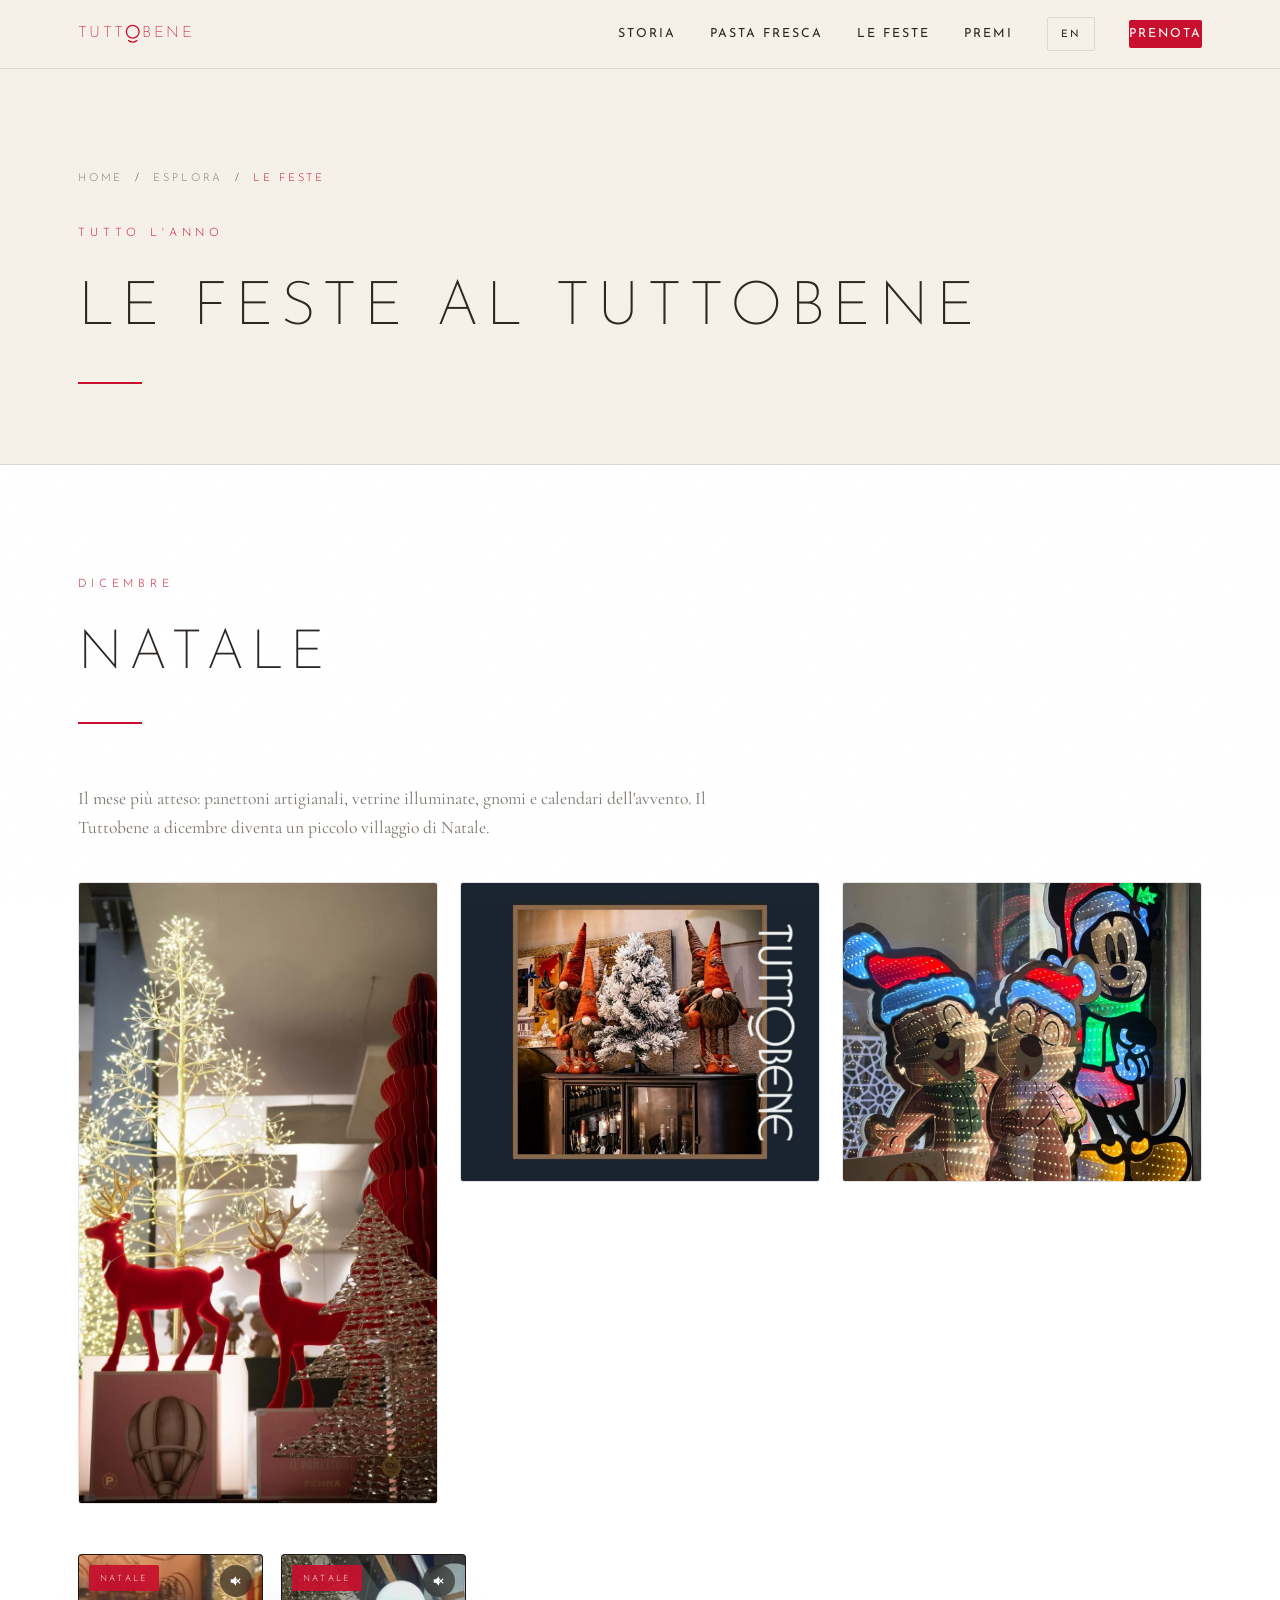
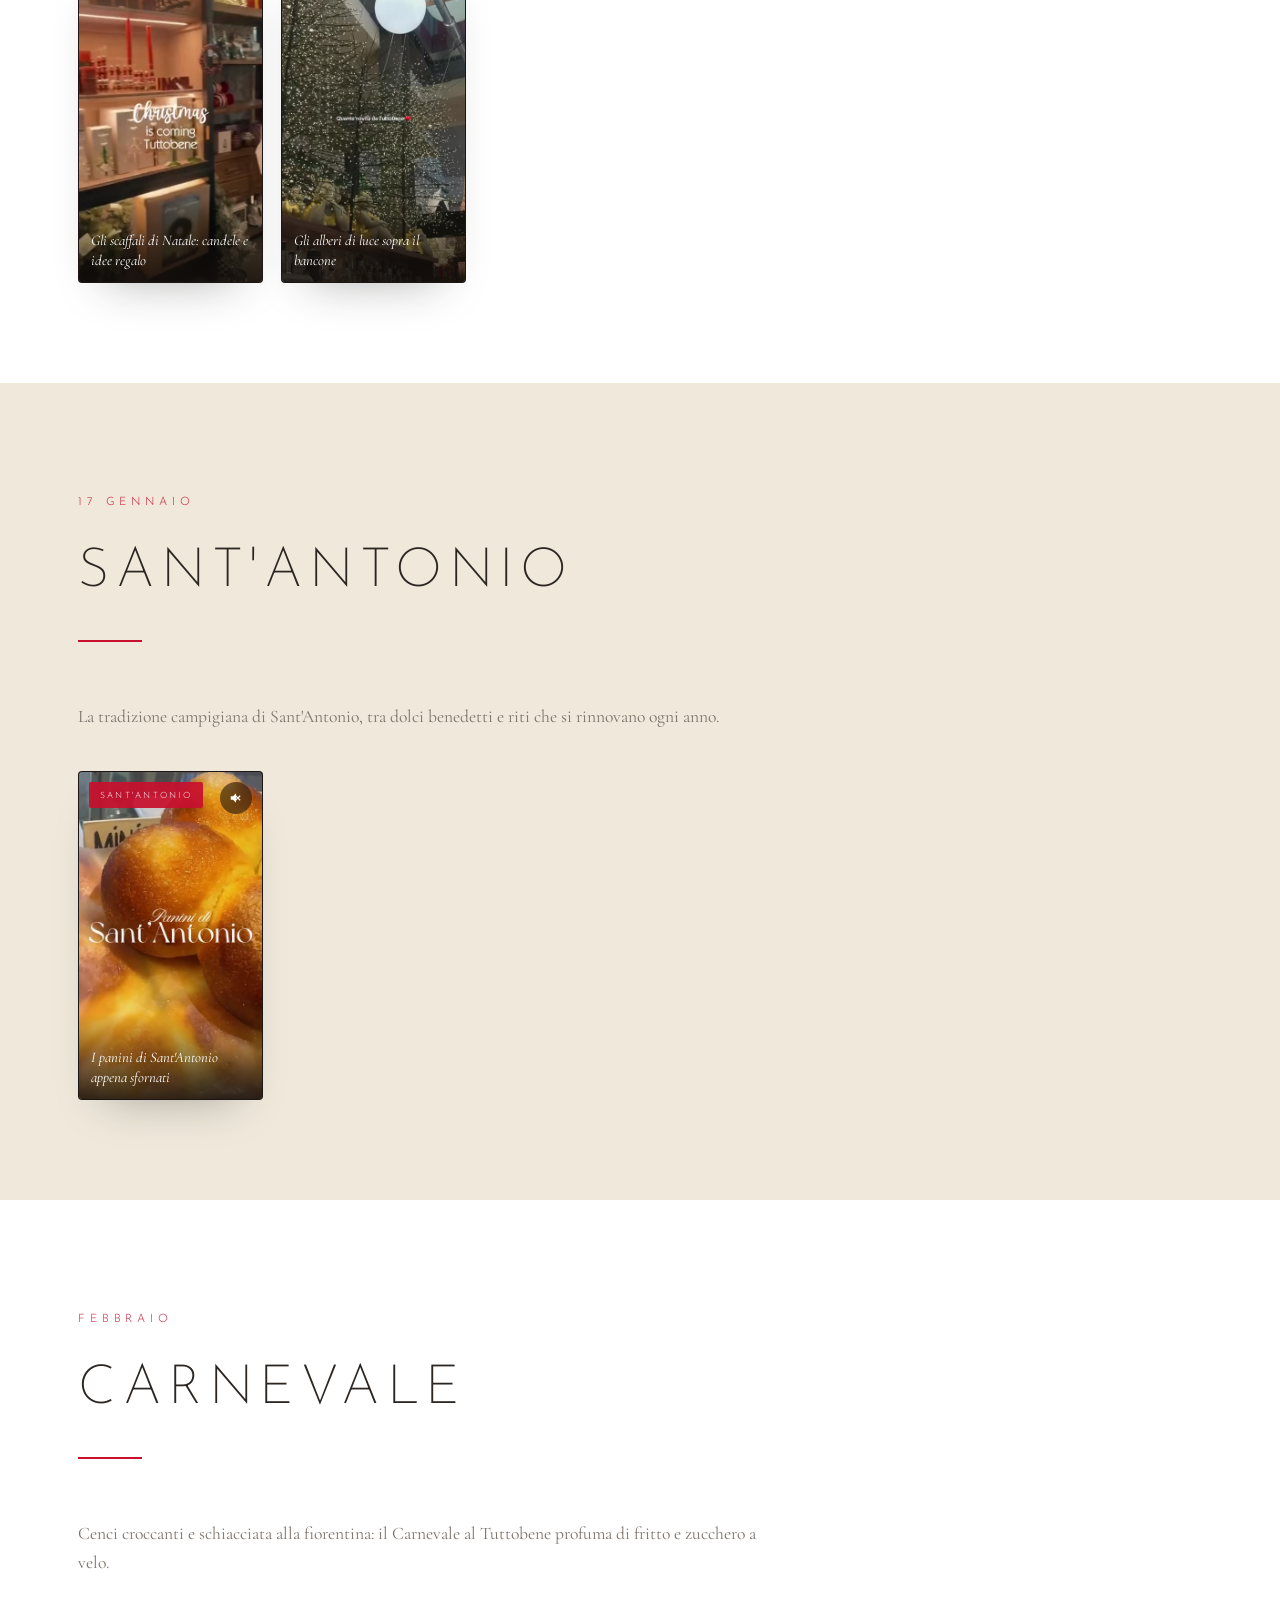
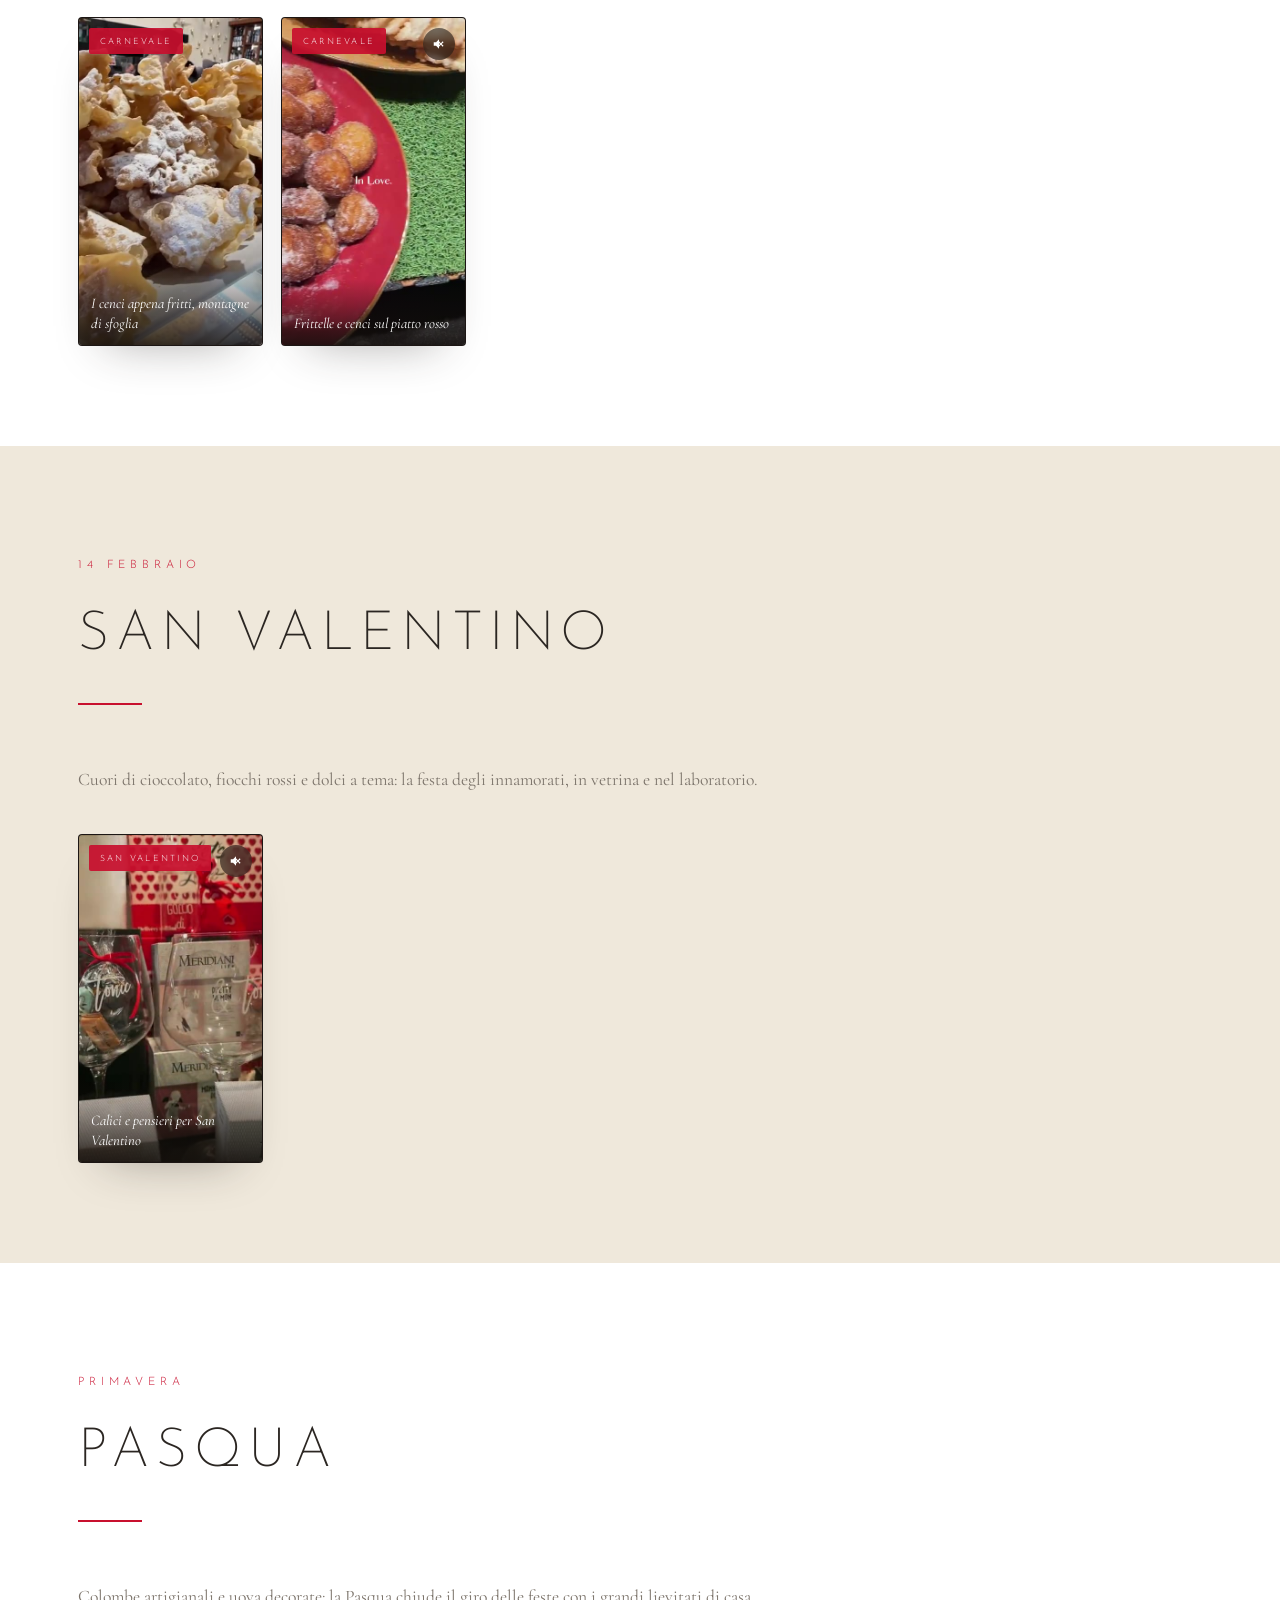
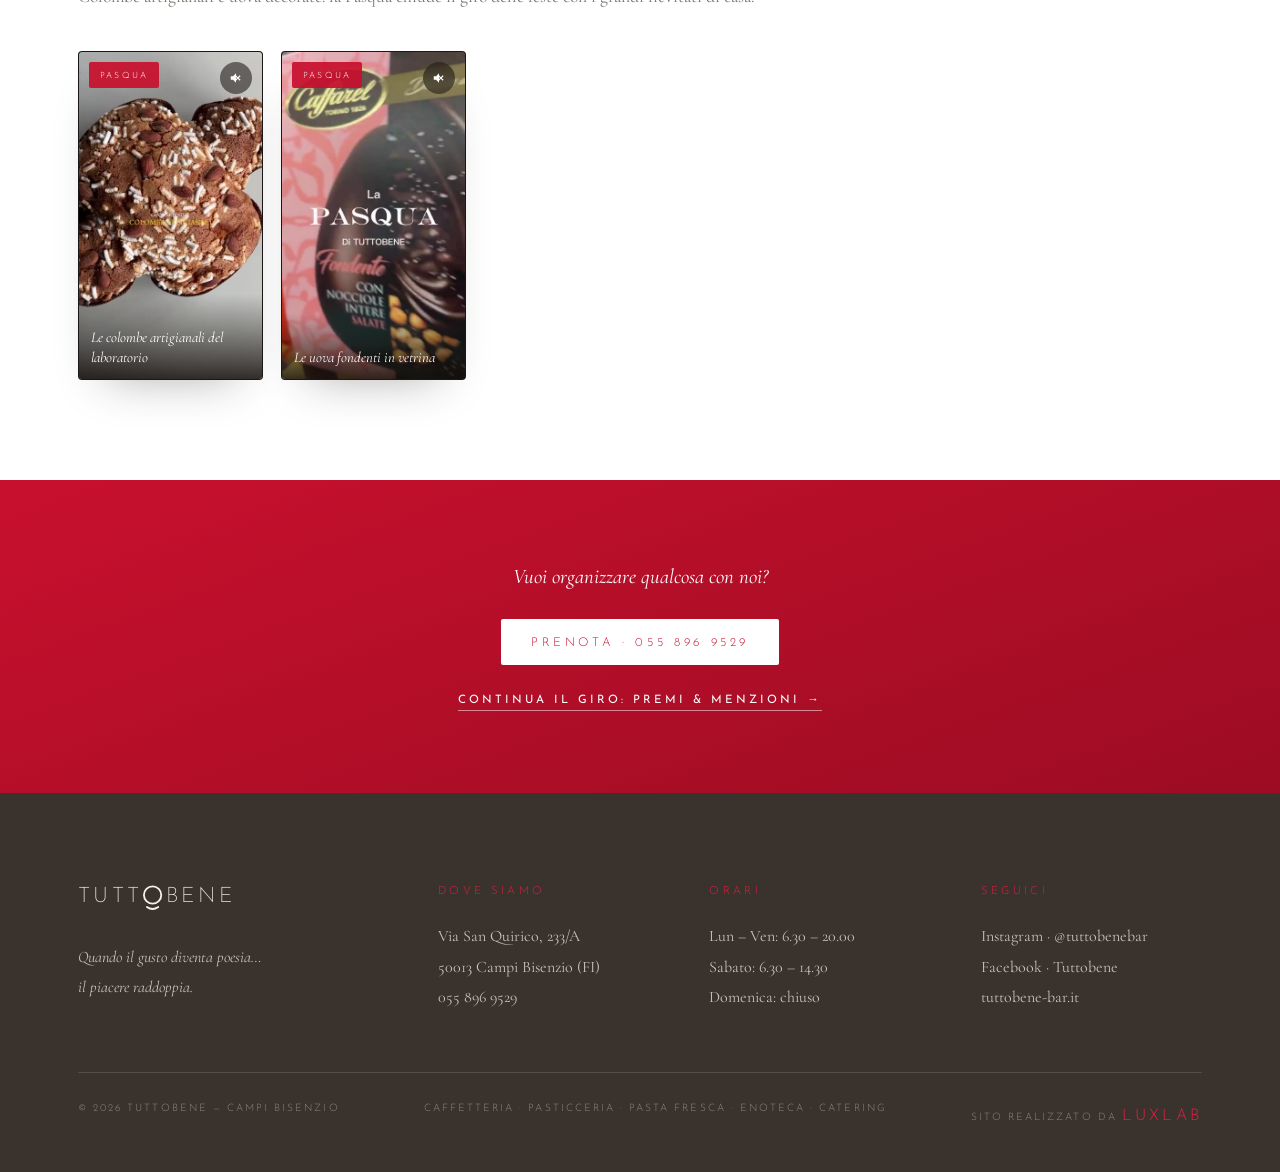
<file: feste.html>
<!DOCTYPE html>
<html lang="it">
<head>
<meta charset="UTF-8">
<meta name="viewport" content="width=device-width, initial-scale=1.0, maximum-scale=1.0, user-scalable=no">
<title>Le Feste — Tuttobene Campi Bisenzio</title>
<link rel="preconnect" href="https://fonts.googleapis.com">
<link rel="preconnect" href="https://fonts.gstatic.com" crossorigin>
<link href="https://fonts.googleapis.com/css2?family=Josefin+Sans:wght@100;200;300;400;600&family=Cormorant+Garamond:ital,wght@0,400;0,500;0,600;1,400;1,500&display=swap" rel="stylesheet">
<link rel="stylesheet" href="style.css">
</head>
<body>

<div class="progress" id="progress"></div>

<svg width="0" height="0" style="position:absolute">
  <defs>
    <g id="tb-logo">
      <text x="0" y="58" font-family="'Josefin Sans',sans-serif" font-weight="200" font-size="64" letter-spacing="10" fill="currentColor">TUTT</text>
      <circle cx="223.8" cy="36" r="26" fill="none" stroke="currentColor" stroke-width="5.5"/>
      <path d="M 206.8 72 Q 223.8 84 240.8 72" fill="none" stroke="currentColor" stroke-width="5.5" stroke-linecap="round"/>
      <text x="262.8" y="58" font-family="'Josefin Sans',sans-serif" font-weight="200" font-size="64" letter-spacing="10" fill="currentColor">BENE</text>
    </g>
  </defs>
</svg>

<nav id="nav">
  <div class="nav-inner">
    <a class="nav-logo" href="index.html" aria-label="Tuttobene" style="color:var(--rosso)">
      <svg viewBox="0 0 464 90"><use href="#tb-logo"/></svg>
    </a>
    <div class="nav-links">
      <a href="index.html#storia">Storia</a>
      <a href="pasta.html">Pasta Fresca</a>
      <a href="feste.html">Le Feste</a>
      <a href="premi.html">Premi</a>
      <a href="en/feste.html" class="lang-flag" title="English">EN</a>
      <a href="index.html#catering" class="nav-cta">Prenota</a>
      <button class="burger" id="burger" aria-label="Apri menu"><span></span><span></span><span></span></button>
    </div>
  </div>
</nav>
<div class="mobile-menu" id="mobileMenu">
  <a href="index.html">Home</a>
  <a href="index.html#storia">Storia</a>
  <a href="locale.html">Il Locale</a>
  <a href="pasta.html">Pasta Fresca</a>
  <a href="feste.html">Le Feste</a>
  <a href="premi.html">Premi & Menzioni</a>
  <a href="index.html#catering">Catering</a>
  <a href="en/feste.html">English →</a>
  <a href="index.html#catering" class="mm-cta">Prenota</a>
</div>

<section class="page-hero">
  <div class="wrap">
    <div class="breadcrumb"><a href="index.html">Home</a> &nbsp;/&nbsp; <a href="index.html#esplora">Esplora</a> &nbsp;/&nbsp; <span>Le Feste</span></div>
    <span class="label">Tutto l'anno</span>
    <h1>Le Feste al Tuttobene</h1>
    <div class="rule"></div>
  </div>
</section>

<section id="natale" style="background:var(--bianco)">
  <div class="wrap">
    <div class="sec-head reveal">
      <span class="label">Dicembre</span>
      <h2>Natale</h2>
      <div class="rule"></div>
    </div>
    <p class="reveal festa-sec-text">Il mese più atteso: panettoni artigianali, vetrine illuminate, gnomi e calendari dell'avvento. Il Tuttobene a dicembre diventa un piccolo villaggio di Natale.</p>
    <div class="cat-grid stagger" style="margin-bottom:50px">
      <figure class="cat-item big">
        <img src="img/natale-vetrina.jpg" alt="La vetrina di Natale con renne rosse, alberi luminosi e panettoni" loading="lazy">
        <figcaption><span>01</span> La vetrina di Natale: renne, alberi di luce e i panettoni in bella vista</figcaption>
      </figure>
      <figure class="cat-item">
        <img src="img/natale-gnomi.jpg" alt="Gli gnomi natalizi sopra la vetrina dei vini" loading="lazy">
        <figcaption><span>02</span> Gli gnomi di Natale a guardia dell'enoteca</figcaption>
      </figure>
      <figure class="cat-item">
        <img src="img/natale-luminarie.jpg" alt="Le luminarie natalizie in vetrina con i calendari dell'avvento" loading="lazy">
        <figcaption><span>03</span> Luminarie in vetrina e calendari dell'avvento</figcaption>
      </figure>
    </div>
    <div class="vid-grid stagger">
        <div class="vid-card">
          <span class="vid-tag">Natale</span>
          <video src="videos/natale1.mp4" poster="videos/posters/natale1.jpg" muted loop playsinline preload="metadata"></video>
          <div class="vid-cap">Gli scaffali di Natale: candele e idee regalo</div>
          <button class="vid-mute" aria-label="Audio">
            <svg class="ico-off" viewBox="0 0 24 24"><path d="M3 9v6h4l5 5V4L7 9H3zm13.6 3l3.2-3.2-1.4-1.4-3.2 3.2-3.2-3.2-1.4 1.4L13.8 12l-3.2 3.2 1.4 1.4 3.2-3.2 3.2 3.2 1.4-1.4L16.6 12z"/></svg>
            <svg class="ico-on" viewBox="0 0 24 24" style="display:none"><path d="M3 9v6h4l5 5V4L7 9H3zm13.5 3c0-1.8-1-3.3-2.5-4v8c1.5-.7 2.5-2.2 2.5-4zM14 3.2v2.1c2.9.9 5 3.5 5 6.7s-2.1 5.8-5 6.7v2.1c4-.9 7-4.5 7-8.8s-3-7.9-7-8.8z"/></svg>
          </button>
        </div>
        <div class="vid-card">
          <span class="vid-tag">Natale</span>
          <video src="videos/natale2.mp4" poster="videos/posters/natale2.jpg" muted loop playsinline preload="metadata"></video>
          <div class="vid-cap">Gli alberi di luce sopra il bancone</div>
          <button class="vid-mute" aria-label="Audio">
            <svg class="ico-off" viewBox="0 0 24 24"><path d="M3 9v6h4l5 5V4L7 9H3zm13.6 3l3.2-3.2-1.4-1.4-3.2 3.2-3.2-3.2-1.4 1.4L13.8 12l-3.2 3.2 1.4 1.4 3.2-3.2 3.2 3.2 1.4-1.4L16.6 12z"/></svg>
            <svg class="ico-on" viewBox="0 0 24 24" style="display:none"><path d="M3 9v6h4l5 5V4L7 9H3zm13.5 3c0-1.8-1-3.3-2.5-4v8c1.5-.7 2.5-2.2 2.5-4zM14 3.2v2.1c2.9.9 5 3.5 5 6.7s-2.1 5.8-5 6.7v2.1c4-.9 7-4.5 7-8.8s-3-7.9-7-8.8z"/></svg>
          </button>
        </div>
    </div>
  </div>
</section>

<section id="santantonio" style="background:var(--beige2)">
  <div class="wrap">
    <div class="sec-head reveal">
      <span class="label">17 gennaio</span>
      <h2>Sant'Antonio</h2>
      <div class="rule"></div>
    </div>
    <p class="reveal festa-sec-text">La tradizione campigiana di Sant'Antonio, tra dolci benedetti e riti che si rinnovano ogni anno.</p>
    <div class="vid-grid stagger">
        <div class="vid-card">
          <span class="vid-tag">Sant'Antonio</span>
          <video src="videos/santantonio.mp4" poster="videos/posters/santantonio.jpg" muted loop playsinline preload="metadata"></video>
          <div class="vid-cap">I panini di Sant'Antonio appena sfornati</div>
          <button class="vid-mute" aria-label="Audio">
            <svg class="ico-off" viewBox="0 0 24 24"><path d="M3 9v6h4l5 5V4L7 9H3zm13.6 3l3.2-3.2-1.4-1.4-3.2 3.2-3.2-3.2-1.4 1.4L13.8 12l-3.2 3.2 1.4 1.4 3.2-3.2 3.2 3.2 1.4-1.4L16.6 12z"/></svg>
            <svg class="ico-on" viewBox="0 0 24 24" style="display:none"><path d="M3 9v6h4l5 5V4L7 9H3zm13.5 3c0-1.8-1-3.3-2.5-4v8c1.5-.7 2.5-2.2 2.5-4zM14 3.2v2.1c2.9.9 5 3.5 5 6.7s-2.1 5.8-5 6.7v2.1c4-.9 7-4.5 7-8.8s-3-7.9-7-8.8z"/></svg>
          </button>
        </div>
    </div>
  </div>
</section>

<section id="carnevale" style="background:var(--bianco)">
  <div class="wrap">
    <div class="sec-head reveal">
      <span class="label">Febbraio</span>
      <h2>Carnevale</h2>
      <div class="rule"></div>
    </div>
    <p class="reveal festa-sec-text">Cenci croccanti e schiacciata alla fiorentina: il Carnevale al Tuttobene profuma di fritto e zucchero a velo.</p>
    <div class="vid-grid stagger">

        <div class="vid-card">
          <span class="vid-tag">Carnevale</span>
          <video src="videos/carnevale1.mp4" data-noaudio poster="videos/posters/carnevale1.jpg" muted loop playsinline preload="metadata"></video>
          <div class="vid-cap">I cenci appena fritti, montagne di sfoglia</div>
          <button class="vid-mute" aria-label="Audio">
            <svg class="ico-off" viewBox="0 0 24 24"><path d="M3 9v6h4l5 5V4L7 9H3zm13.6 3l3.2-3.2-1.4-1.4-3.2 3.2-3.2-3.2-1.4 1.4L13.8 12l-3.2 3.2 1.4 1.4 3.2-3.2 3.2 3.2 1.4-1.4L16.6 12z"/></svg>
            <svg class="ico-on" viewBox="0 0 24 24" style="display:none"><path d="M3 9v6h4l5 5V4L7 9H3zm13.5 3c0-1.8-1-3.3-2.5-4v8c1.5-.7 2.5-2.2 2.5-4zM14 3.2v2.1c2.9.9 5 3.5 5 6.7s-2.1 5.8-5 6.7v2.1c4-.9 7-4.5 7-8.8s-3-7.9-7-8.8z"/></svg>
          </button>
        </div>
        <div class="vid-card">
          <span class="vid-tag">Carnevale</span>
          <video src="videos/carnevale2.mp4" poster="videos/posters/carnevale2.jpg" muted loop playsinline preload="metadata"></video>
          <div class="vid-cap">Frittelle e cenci sul piatto rosso</div>
          <button class="vid-mute" aria-label="Audio">
            <svg class="ico-off" viewBox="0 0 24 24"><path d="M3 9v6h4l5 5V4L7 9H3zm13.6 3l3.2-3.2-1.4-1.4-3.2 3.2-3.2-3.2-1.4 1.4L13.8 12l-3.2 3.2 1.4 1.4 3.2-3.2 3.2 3.2 1.4-1.4L16.6 12z"/></svg>
            <svg class="ico-on" viewBox="0 0 24 24" style="display:none"><path d="M3 9v6h4l5 5V4L7 9H3zm13.5 3c0-1.8-1-3.3-2.5-4v8c1.5-.7 2.5-2.2 2.5-4zM14 3.2v2.1c2.9.9 5 3.5 5 6.7s-2.1 5.8-5 6.7v2.1c4-.9 7-4.5 7-8.8s-3-7.9-7-8.8z"/></svg>
          </button>
        </div>
    </div>
  </div>
</section>

<section id="sanvalentino" style="background:var(--beige2)">
  <div class="wrap">
    <div class="sec-head reveal">
      <span class="label">14 febbraio</span>
      <h2>San Valentino</h2>
      <div class="rule"></div>
    </div>
    <p class="reveal festa-sec-text">Cuori di cioccolato, fiocchi rossi e dolci a tema: la festa degli innamorati, in vetrina e nel laboratorio.</p>
    <div class="vid-grid stagger">
        <div class="vid-card">
          <span class="vid-tag">San Valentino</span>
          <video src="videos/sanvalentino.mp4" poster="videos/posters/sanvalentino.jpg" muted loop playsinline preload="metadata"></video>
          <div class="vid-cap">Calici e pensieri per San Valentino</div>
          <button class="vid-mute" aria-label="Audio">
            <svg class="ico-off" viewBox="0 0 24 24"><path d="M3 9v6h4l5 5V4L7 9H3zm13.6 3l3.2-3.2-1.4-1.4-3.2 3.2-3.2-3.2-1.4 1.4L13.8 12l-3.2 3.2 1.4 1.4 3.2-3.2 3.2 3.2 1.4-1.4L16.6 12z"/></svg>
            <svg class="ico-on" viewBox="0 0 24 24" style="display:none"><path d="M3 9v6h4l5 5V4L7 9H3zm13.5 3c0-1.8-1-3.3-2.5-4v8c1.5-.7 2.5-2.2 2.5-4zM14 3.2v2.1c2.9.9 5 3.5 5 6.7s-2.1 5.8-5 6.7v2.1c4-.9 7-4.5 7-8.8s-3-7.9-7-8.8z"/></svg>
          </button>
        </div>
    </div>
  </div>
</section>

<section id="pasqua" style="background:var(--bianco)">
  <div class="wrap">
    <div class="sec-head reveal">
      <span class="label">Primavera</span>
      <h2>Pasqua</h2>
      <div class="rule"></div>
    </div>
    <p class="reveal festa-sec-text">Colombe artigianali e uova decorate: la Pasqua chiude il giro delle feste con i grandi lievitati di casa.</p>
    <div class="vid-grid stagger">
        <div class="vid-card">
          <span class="vid-tag">Pasqua</span>
          <video src="videos/pasqua1.mp4" poster="videos/posters/pasqua1.jpg" muted loop playsinline preload="metadata"></video>
          <div class="vid-cap">Le colombe artigianali del laboratorio</div>
          <button class="vid-mute" aria-label="Audio">
            <svg class="ico-off" viewBox="0 0 24 24"><path d="M3 9v6h4l5 5V4L7 9H3zm13.6 3l3.2-3.2-1.4-1.4-3.2 3.2-3.2-3.2-1.4 1.4L13.8 12l-3.2 3.2 1.4 1.4 3.2-3.2 3.2 3.2 1.4-1.4L16.6 12z"/></svg>
            <svg class="ico-on" viewBox="0 0 24 24" style="display:none"><path d="M3 9v6h4l5 5V4L7 9H3zm13.5 3c0-1.8-1-3.3-2.5-4v8c1.5-.7 2.5-2.2 2.5-4zM14 3.2v2.1c2.9.9 5 3.5 5 6.7s-2.1 5.8-5 6.7v2.1c4-.9 7-4.5 7-8.8s-3-7.9-7-8.8z"/></svg>
          </button>
        </div>
        <div class="vid-card">
          <span class="vid-tag">Pasqua</span>
          <video src="videos/pasqua2.mp4" poster="videos/posters/pasqua2.jpg" muted loop playsinline preload="metadata"></video>
          <div class="vid-cap">Le uova fondenti in vetrina</div>
          <button class="vid-mute" aria-label="Audio">
            <svg class="ico-off" viewBox="0 0 24 24"><path d="M3 9v6h4l5 5V4L7 9H3zm13.6 3l3.2-3.2-1.4-1.4-3.2 3.2-3.2-3.2-1.4 1.4L13.8 12l-3.2 3.2 1.4 1.4 3.2-3.2 3.2 3.2 1.4-1.4L16.6 12z"/></svg>
            <svg class="ico-on" viewBox="0 0 24 24" style="display:none"><path d="M3 9v6h4l5 5V4L7 9H3zm13.5 3c0-1.8-1-3.3-2.5-4v8c1.5-.7 2.5-2.2 2.5-4zM14 3.2v2.1c2.9.9 5 3.5 5 6.7s-2.1 5.8-5 6.7v2.1c4-.9 7-4.5 7-8.8s-3-7.9-7-8.8z"/></svg>
          </button>
        </div>
    </div>
  </div>
</section>

<section style="background:linear-gradient(160deg,var(--rosso) 0%, #9c0c23 100%);padding:80px 0;text-align:center">
  <div class="wrap">
    <p style="color:#fff;font-size:1.3rem;font-style:italic;margin-bottom:30px">Vuoi organizzare qualcosa con noi?</p>
    <a class="cat-cta" style="background:#fff;color:var(--rosso)" href="index.html#prenota">Prenota · 055 896 9529</a>
    <div style="margin-top:26px"><a href="premi.html" style="color:#fff;font-family:'Josefin Sans',sans-serif;font-size:.72rem;letter-spacing:.26em;text-transform:uppercase;text-decoration:none;border-bottom:1px solid rgba(255,255,255,.5);padding-bottom:4px">Continua il giro: Premi & Menzioni →</a></div>
  </div>
</section>

<footer>
  <div class="wrap">
    <div class="foot-grid">
      <div>
        <div class="foot-logo" style="color:#F6F1E8">
          <svg viewBox="0 0 464 90"><use href="#tb-logo"/></svg>
        </div>
        <p style="font-style:italic">Quando il gusto diventa poesia…<br>il piacere raddoppia.</p>
      </div>
      <div>
        <h4>Dove siamo</h4>
        <p>Via San Quirico, 233/A<br>50013 Campi Bisenzio (FI)</p>
        <p><a href="tel:+390558969529">055 896 9529</a></p>
      </div>
      <div>
        <h4>Orari</h4>
        <p>Lun – Ven: 6.30 – 20.00<br>Sabato: 6.30 – 14.30<br>Domenica: chiuso</p>
      </div>
      <div>
        <h4>Seguici</h4>
        <p><a href="https://www.instagram.com/tuttobenebar/" target="_blank" rel="noopener">Instagram · @tuttobenebar</a><br>
        <a href="https://www.facebook.com/tuttobenebar/" target="_blank" rel="noopener">Facebook · Tuttobene</a><br>
        <a href="https://www.tuttobene-bar.it" target="_blank" rel="noopener">tuttobene-bar.it</a></p>
      </div>
    </div>
    <div class="foot-bottom">
      <span>© 2026 Tuttobene — Campi Bisenzio</span>
      <span>Caffetteria · Pasticceria · Pasta Fresca · Enoteca · Catering</span>
      <span>Sito realizzato da <a href="https://luxlab.it" target="_blank" rel="noopener" class="lux-pulse" style="color:var(--rosso-vivo);text-decoration:none;letter-spacing:.2em">LUXLAB</a></span>
    </div>
  </div>
</footer>
<script src="script.js"></script>
</body>
</html>
</file>
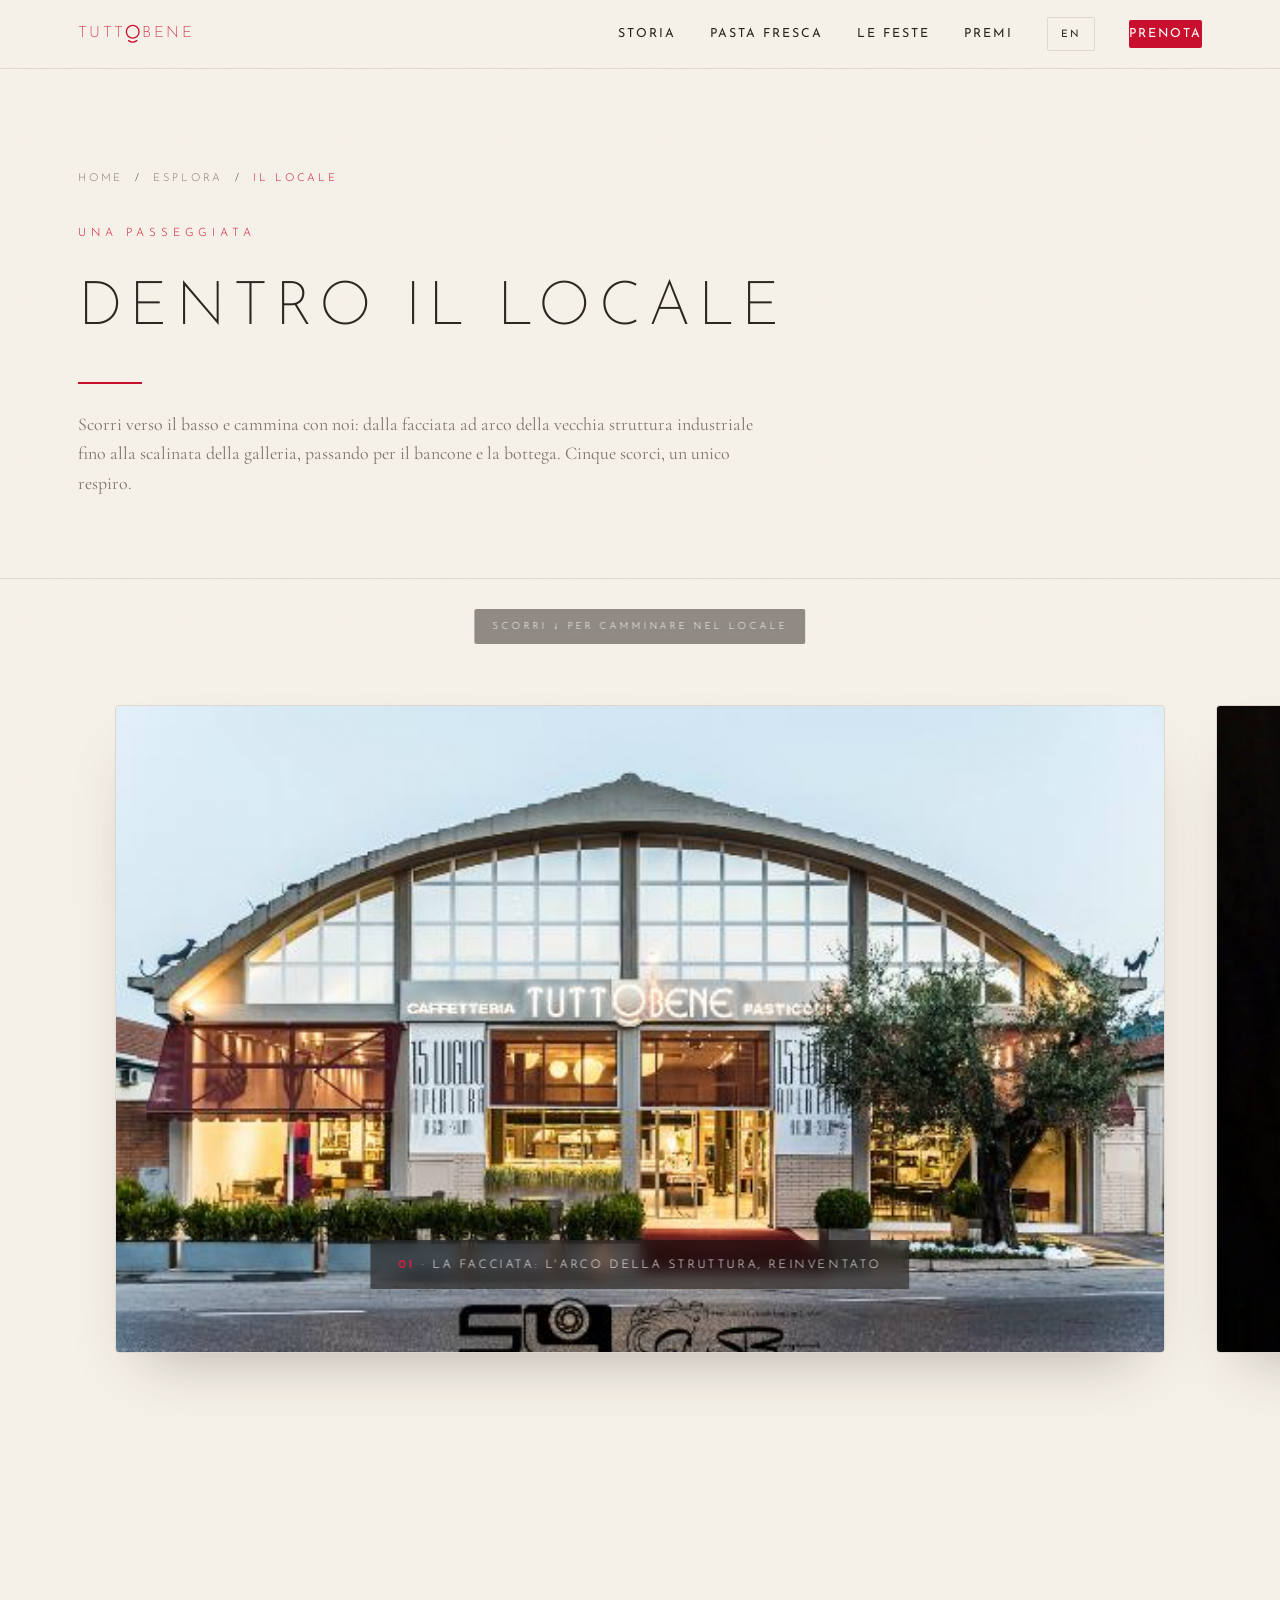
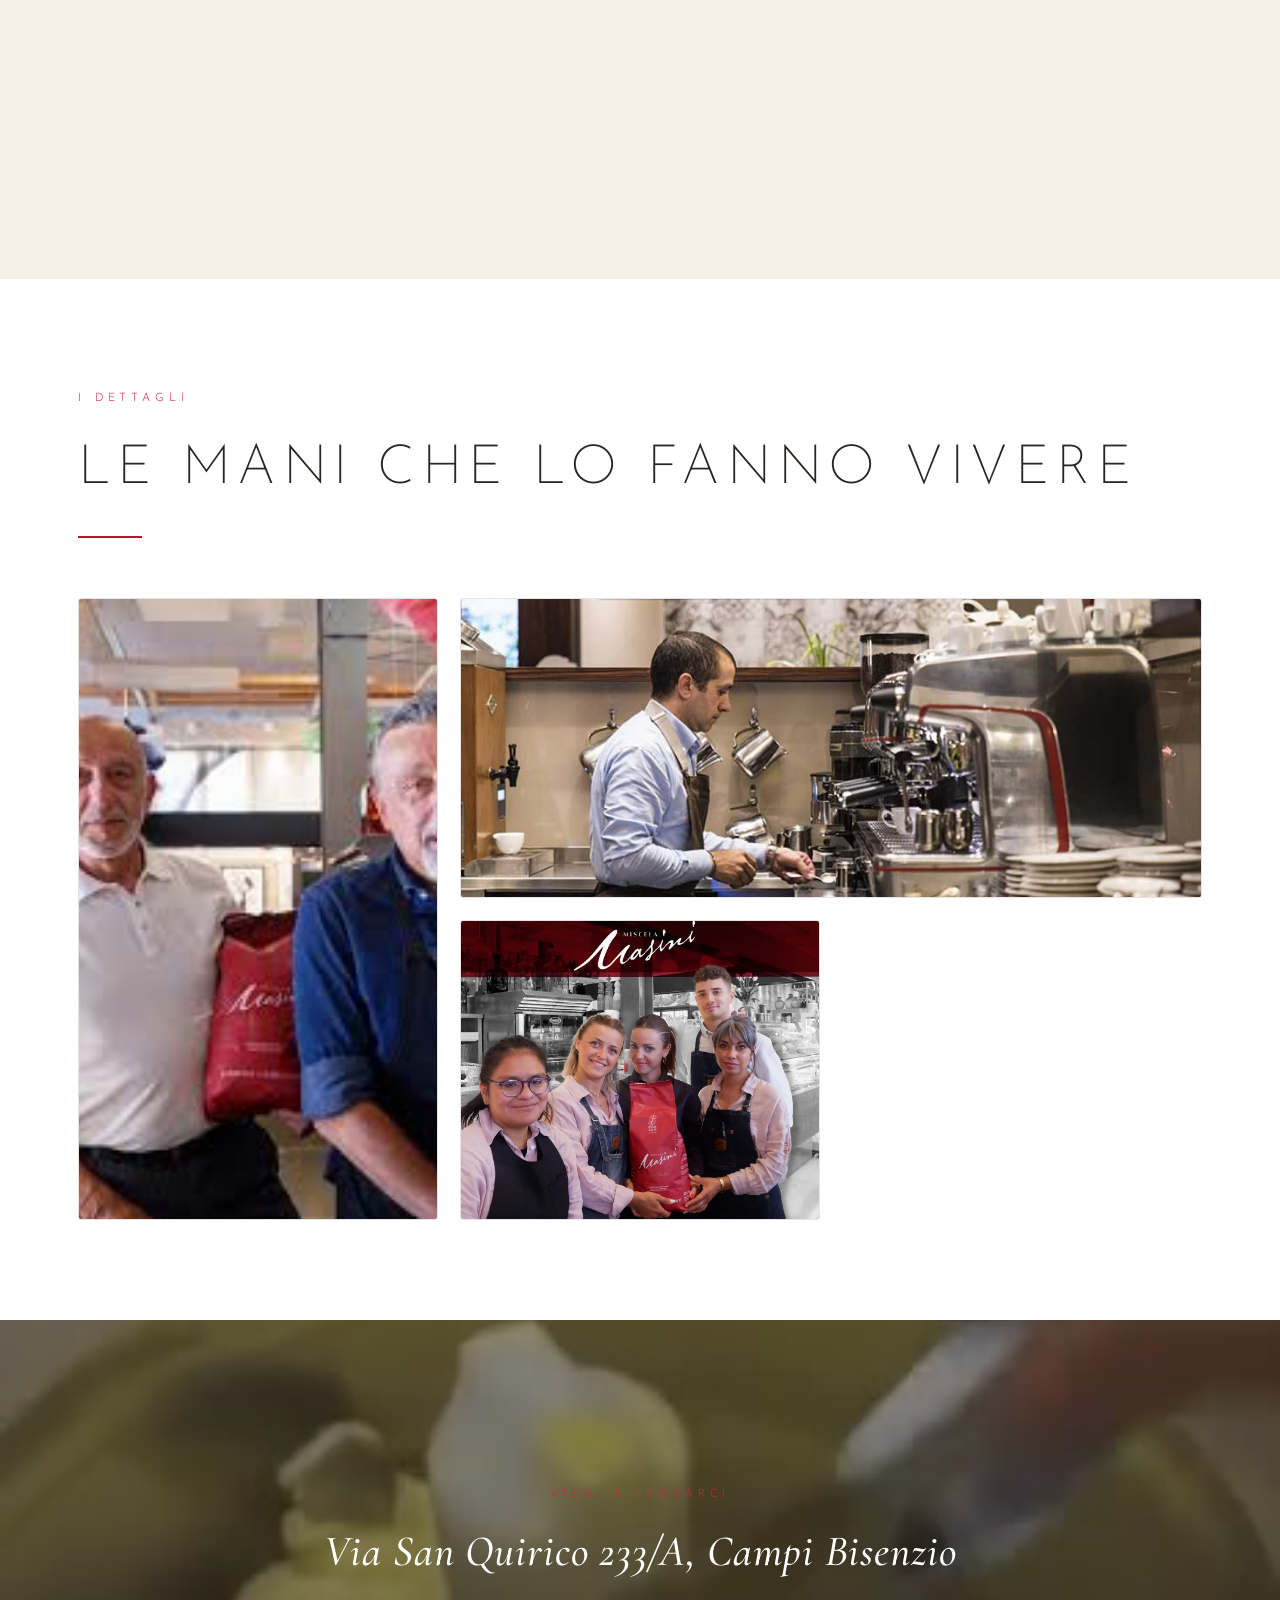
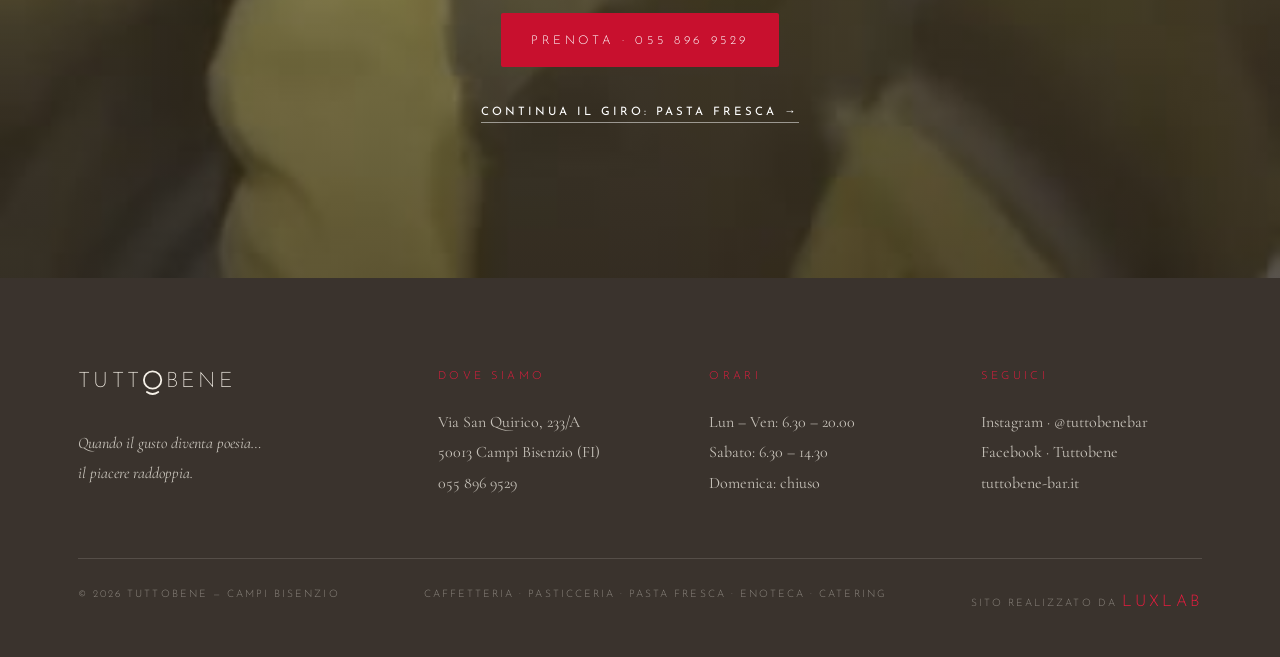
<file: locale.html>
<!DOCTYPE html>
<html lang="it">
<head>
<meta charset="UTF-8">
<meta name="viewport" content="width=device-width, initial-scale=1.0, maximum-scale=1.0, user-scalable=no">
<title>Il Locale — Tuttobene Campi Bisenzio</title>
<link rel="preconnect" href="https://fonts.googleapis.com">
<link rel="preconnect" href="https://fonts.gstatic.com" crossorigin>
<link href="https://fonts.googleapis.com/css2?family=Josefin+Sans:wght@100;200;300;400;600&family=Cormorant+Garamond:ital,wght@0,400;0,500;0,600;1,400;1,500&display=swap" rel="stylesheet">
<link rel="stylesheet" href="style.css">
</head>
<body>

<div class="progress" id="progress"></div>

<svg width="0" height="0" style="position:absolute">
  <defs>
    <g id="tb-logo">
      <text x="0" y="58" font-family="'Josefin Sans',sans-serif" font-weight="200" font-size="64" letter-spacing="10" fill="currentColor">TUTT</text>
      <circle cx="223.8" cy="36" r="26" fill="none" stroke="currentColor" stroke-width="5.5"/>
      <path d="M 206.8 72 Q 223.8 84 240.8 72" fill="none" stroke="currentColor" stroke-width="5.5" stroke-linecap="round"/>
      <text x="262.8" y="58" font-family="'Josefin Sans',sans-serif" font-weight="200" font-size="64" letter-spacing="10" fill="currentColor">BENE</text>
    </g>
  </defs>
</svg>

<nav id="nav">
  <div class="nav-inner">
    <a class="nav-logo" href="index.html" aria-label="Tuttobene" style="color:var(--rosso)">
      <svg viewBox="0 0 464 90"><use href="#tb-logo"/></svg>
    </a>
    <div class="nav-links">
      <a href="index.html#storia">Storia</a>
      <a href="pasta.html">Pasta Fresca</a>
      <a href="feste.html">Le Feste</a>
      <a href="premi.html">Premi</a>
      <a href="en/locale.html" class="lang-flag" title="English">EN</a>
      <a href="index.html#catering" class="nav-cta">Prenota</a>
      <button class="burger" id="burger" aria-label="Apri menu"><span></span><span></span><span></span></button>
    </div>
  </div>
</nav>
<div class="mobile-menu" id="mobileMenu">
  <a href="index.html">Home</a>
  <a href="index.html#storia">Storia</a>
  <a href="locale.html">Il Locale</a>
  <a href="pasta.html">Pasta Fresca</a>
  <a href="feste.html">Le Feste</a>
  <a href="premi.html">Premi & Menzioni</a>
  <a href="index.html#catering">Catering</a>
  <a href="en/locale.html">English →</a>
  <a href="index.html#catering" class="mm-cta">Prenota</a>
</div>

<section class="page-hero">
  <div class="wrap">
    <div class="breadcrumb"><a href="index.html">Home</a> &nbsp;/&nbsp; <a href="index.html#esplora">Esplora</a> &nbsp;/&nbsp; <span>Il Locale</span></div>
    <span class="label">Una passeggiata</span>
    <h1>Dentro il Locale</h1>
    <div class="rule"></div>
    <p style="max-width:700px;color:var(--grigio);font-size:1.12rem;margin-top:26px">Scorri verso il basso e cammina con noi: dalla facciata ad arco della vecchia struttura industriale fino alla scalinata della galleria, passando per il bancone e la bottega. Cinque scorci, un unico respiro.</p>
  </div>
</section>

<div class="pano" id="pano">
  <div class="pano-sticky">
    <div class="pano-hint">Scorri ↓ per camminare nel locale</div>
    <div class="pano-track">
      <div class="pano-slide">
        <img src="img/locale-facciata.jpg" alt="La facciata ad arco del Tuttobene illuminata all'ora blu">
        <div class="pano-cap"><b>01</b> · La facciata: l'arco della struttura, reinventato</div>
      </div>
      <div class="pano-slide">
        <img src="img/locale-shop.jpg" alt="L'ingresso con la bottega, le vetrine e le lanterne di carta">
        <div class="pano-cap"><b>02</b> · L'ingresso: bottega, profumi e lanterne di carta</div>
      </div>
      <div class="pano-slide">
        <img src="img/locale-dallalto.jpg" alt="La sala vista dall'alto con il murale delle mani">
        <div class="pano-cap"><b>03</b> · La sala dall'alto, sotto il murale delle mani</div>
      </div>
      <div class="pano-slide">
        <img src="img/locale-bancone-sera.jpg" alt="Il bancone del bar la sera con le luci soffuse">
        <div class="pano-cap"><b>04</b> · Il bancone la sera, quando cambia la luce</div>
      </div>
      <div class="pano-slide">
        <img src="img/locale-scala.jpg" alt="La scalinata con la statua e i pannelli d'arte">
        <div class="pano-cap"><b>05</b> · La scalinata della galleria, con la sua statua</div>
      </div>
    </div>
  </div>
</div>

<section style="background:var(--bianco)">
  <div class="wrap">
    <div class="sec-head reveal">
      <span class="label">I dettagli</span>
      <h2>Le mani che lo fanno vivere</h2>
      <div class="rule"></div>
    </div>
    <div class="cat-grid stagger">
      <figure class="cat-item big">
        <img src="img/proprietari.jpg" alt="Marco Pasquini e Claudio Pecchioli, i fondatori, dietro il banco" loading="lazy" style="object-position:center 25%">
        <figcaption><span>01</span> Marco e Claudio, i fondatori — dietro il banco dal 1982</figcaption>
      </figure>
      <figure class="cat-item wide">
        <img src="img/barista-macchina2.jpg" alt="Il barista al lavoro alla macchina del caffe" loading="lazy" style="object-position:30% center">
        <figcaption><span>02</span> Alla macchina del caffè, dove tutto comincia ogni mattina</figcaption>
      </figure>
      <figure class="cat-item">
        <img src="img/team-brigata.jpg" alt="La brigata del Tuttobene con la miscela Masini" loading="lazy" style="object-position:center 35%">
        <figcaption><span>03</span> La brigata, ambassador della miscela Masini</figcaption>
      </figure>
    </div>
  </div>
</section>

<section class="cinema">
  <video src="videos/locale2.mp4" poster="videos/posters/locale2.jpg" autoplay muted loop playsinline></video>
  <div class="cinema-inner reveal">
    <span class="label">Vieni a trovarci</span>
    <h2>Via San Quirico 233/A, Campi Bisenzio</h2>
    <a class="cat-cta" href="index.html#catering">Prenota &middot; 055 896 9529</a>
    <div style="margin-top:26px"><a href="pasta.html" style="color:#fff;font-family:'Josefin Sans',sans-serif;font-size:.72rem;letter-spacing:.26em;text-transform:uppercase;text-decoration:none;border-bottom:1px solid rgba(255,255,255,.5);padding-bottom:4px">Continua il giro: Pasta Fresca →</a></div>
  </div>
</section>

<footer>
  <div class="wrap">
    <div class="foot-grid">
      <div>
        <div class="foot-logo" style="color:#F6F1E8">
          <svg viewBox="0 0 464 90"><use href="#tb-logo"/></svg>
        </div>
        <p style="font-style:italic">Quando il gusto diventa poesia…<br>il piacere raddoppia.</p>
      </div>
      <div>
        <h4>Dove siamo</h4>
        <p>Via San Quirico, 233/A<br>50013 Campi Bisenzio (FI)</p>
        <p><a href="tel:+390558969529">055 896 9529</a></p>
      </div>
      <div>
        <h4>Orari</h4>
        <p>Lun – Ven: 6.30 – 20.00<br>Sabato: 6.30 – 14.30<br>Domenica: chiuso</p>
      </div>
      <div>
        <h4>Seguici</h4>
        <p><a href="https://www.instagram.com/tuttobenebar/" target="_blank" rel="noopener">Instagram · @tuttobenebar</a><br>
        <a href="https://www.facebook.com/tuttobenebar/" target="_blank" rel="noopener">Facebook · Tuttobene</a><br>
        <a href="https://www.tuttobene-bar.it" target="_blank" rel="noopener">tuttobene-bar.it</a></p>
      </div>
    </div>
    <div class="foot-bottom">
      <span>© 2026 Tuttobene — Campi Bisenzio</span>
      <span>Caffetteria · Pasticceria · Pasta Fresca · Enoteca · Catering</span>
      <span>Sito realizzato da <a href="https://luxlab.it" target="_blank" rel="noopener" class="lux-pulse" style="color:var(--rosso-vivo);text-decoration:none;letter-spacing:.2em">LUXLAB</a></span>
    </div>
  </div>
</footer>
<script src="script.js"></script>
</body>
</html>
</file>
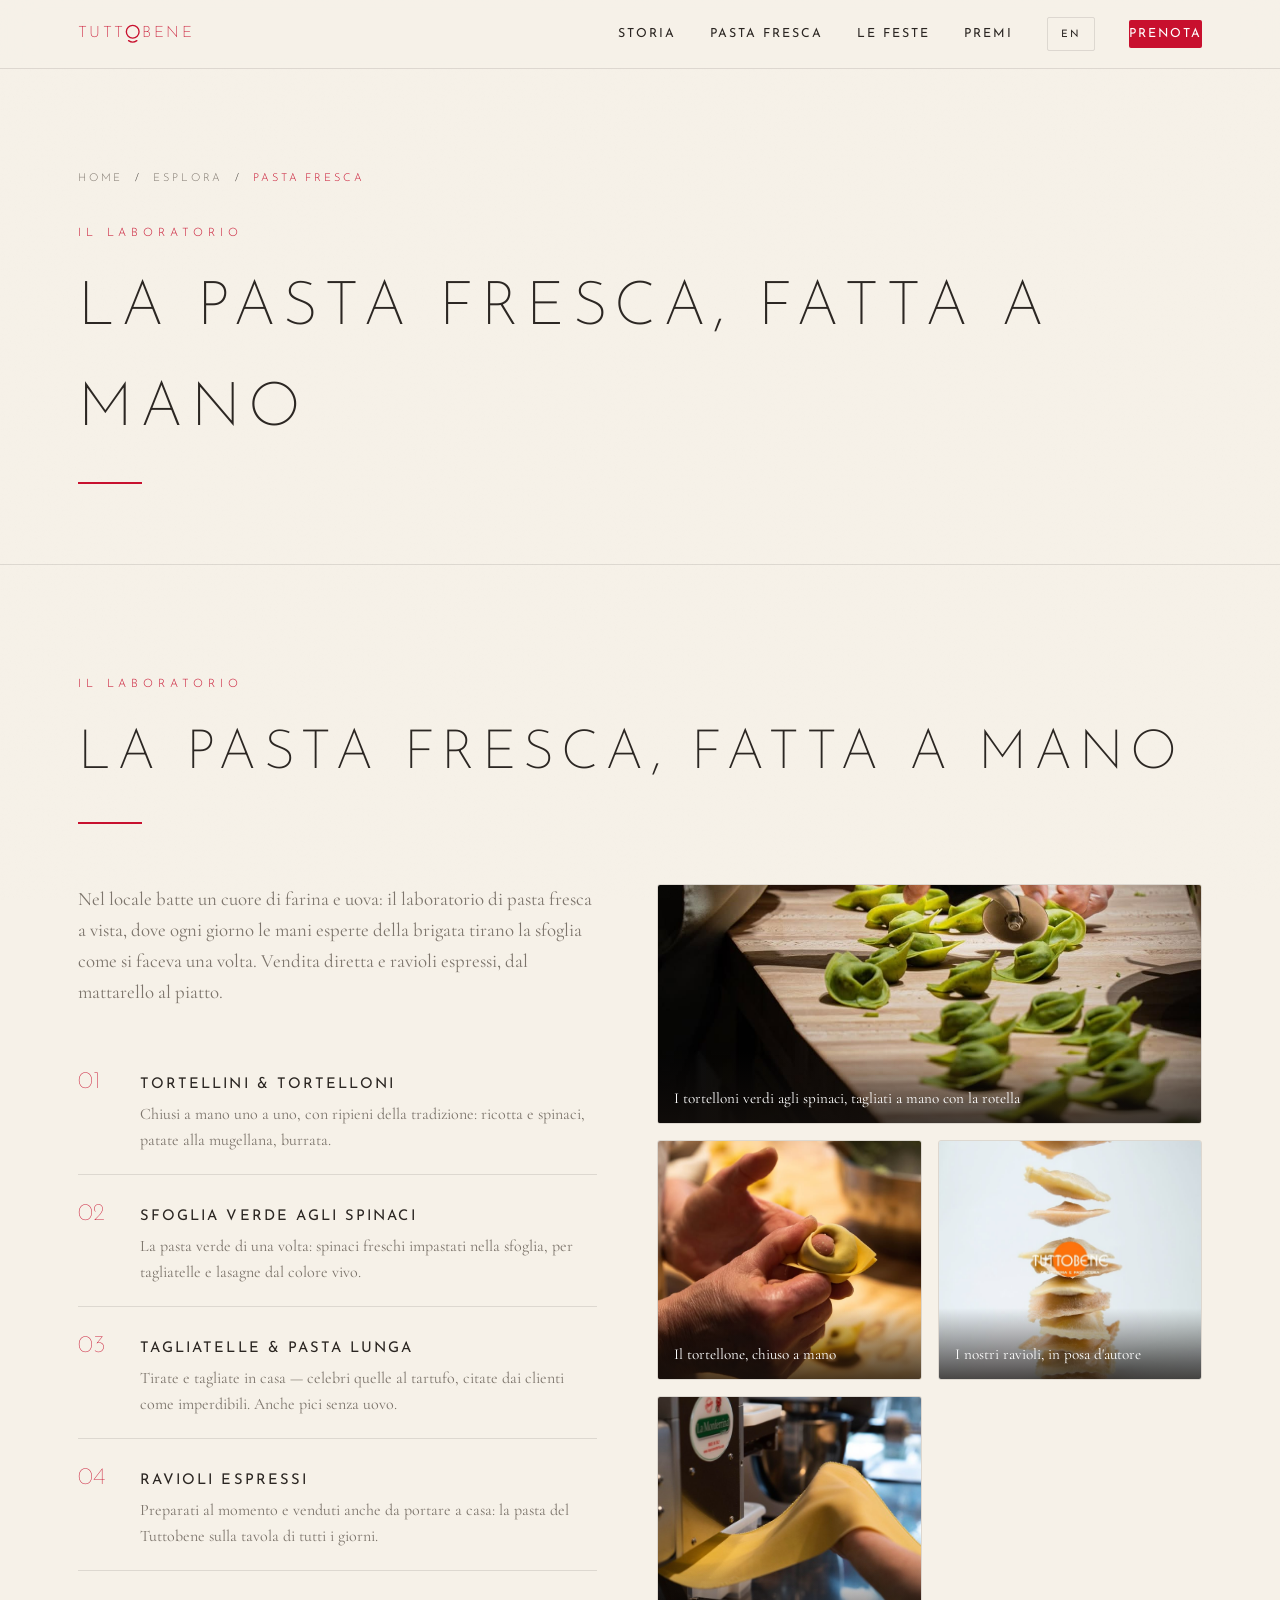
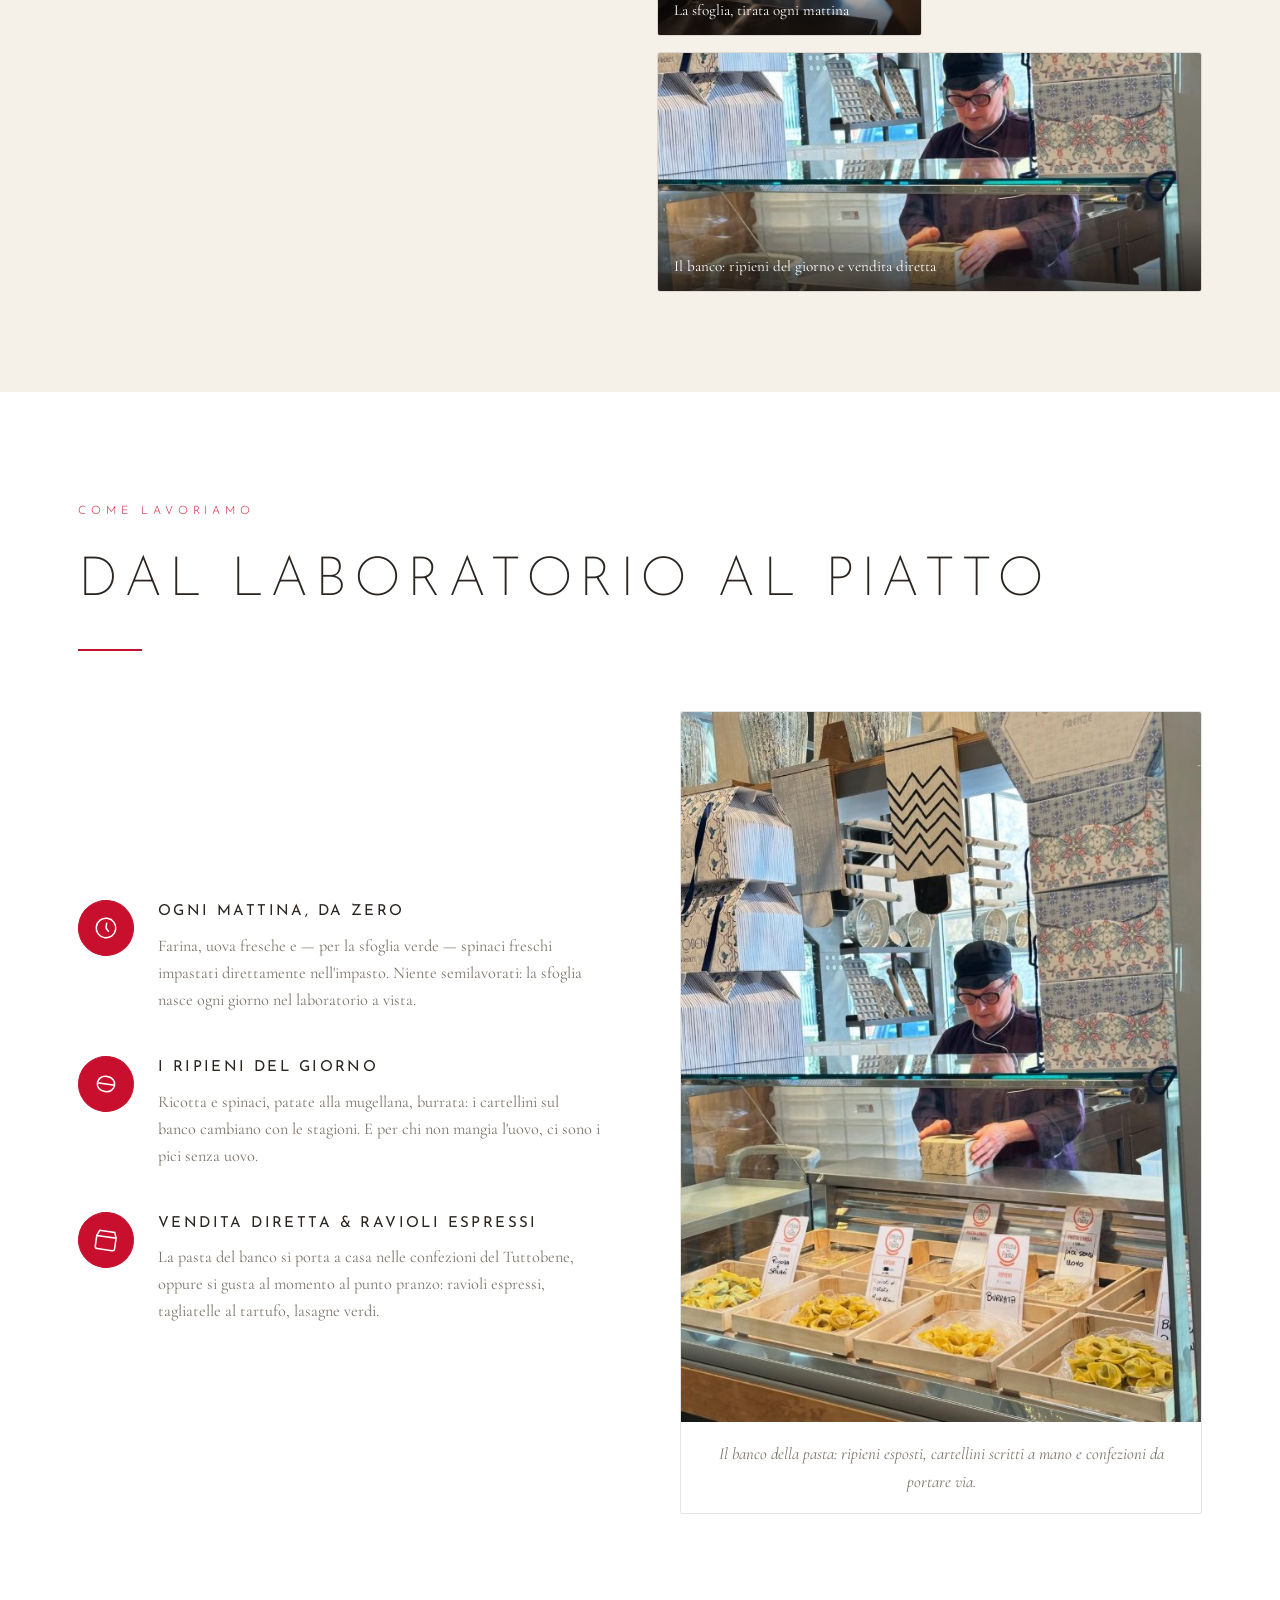
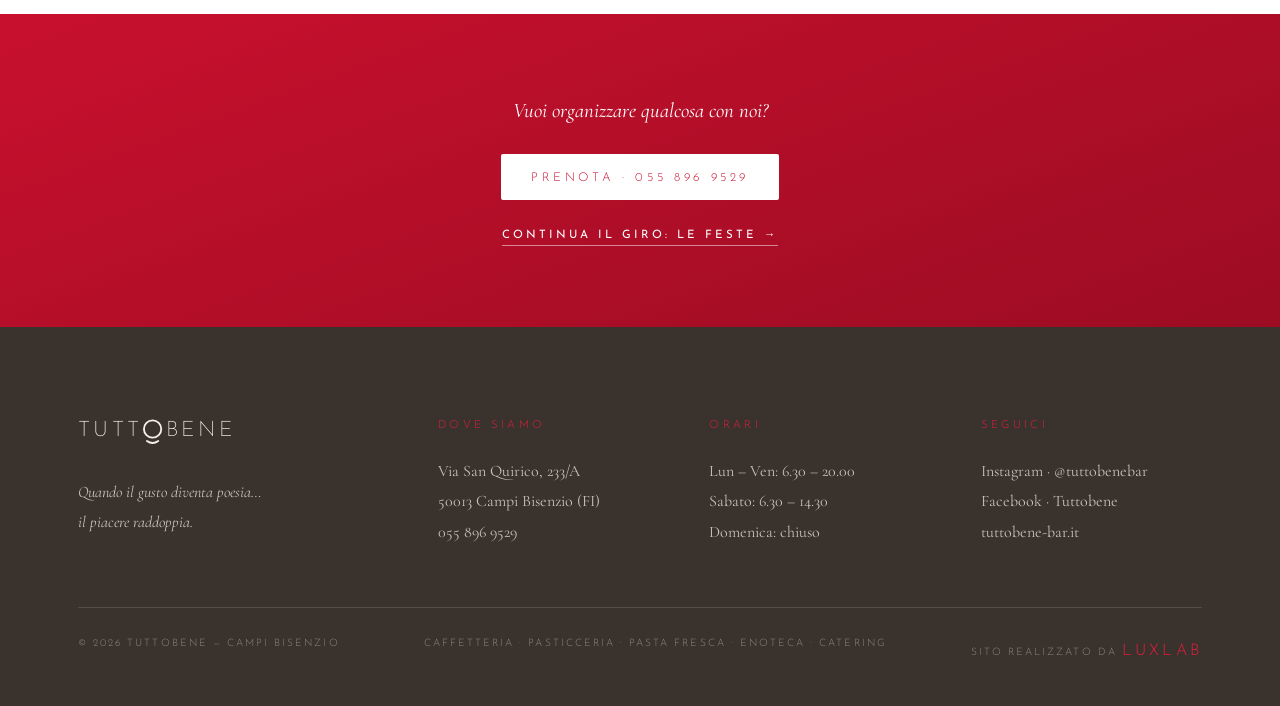
<file: pasta.html>
<!DOCTYPE html>
<html lang="it">
<head>
<meta charset="UTF-8">
<meta name="viewport" content="width=device-width, initial-scale=1.0, maximum-scale=1.0, user-scalable=no">
<title>La Pasta Fresca — Tuttobene Campi Bisenzio</title>
<link rel="preconnect" href="https://fonts.googleapis.com">
<link rel="preconnect" href="https://fonts.gstatic.com" crossorigin>
<link href="https://fonts.googleapis.com/css2?family=Josefin+Sans:wght@100;200;300;400;600&family=Cormorant+Garamond:ital,wght@0,400;0,500;0,600;1,400;1,500&display=swap" rel="stylesheet">
<link rel="stylesheet" href="style.css">
</head>
<body>

<div class="progress" id="progress"></div>

<svg width="0" height="0" style="position:absolute">
  <defs>
    <g id="tb-logo">
      <text x="0" y="58" font-family="'Josefin Sans',sans-serif" font-weight="200" font-size="64" letter-spacing="10" fill="currentColor">TUTT</text>
      <circle cx="223.8" cy="36" r="26" fill="none" stroke="currentColor" stroke-width="5.5"/>
      <path d="M 206.8 72 Q 223.8 84 240.8 72" fill="none" stroke="currentColor" stroke-width="5.5" stroke-linecap="round"/>
      <text x="262.8" y="58" font-family="'Josefin Sans',sans-serif" font-weight="200" font-size="64" letter-spacing="10" fill="currentColor">BENE</text>
    </g>
  </defs>
</svg>

<nav id="nav">
  <div class="nav-inner">
    <a class="nav-logo" href="index.html" aria-label="Tuttobene" style="color:var(--rosso)">
      <svg viewBox="0 0 464 90"><use href="#tb-logo"/></svg>
    </a>
    <div class="nav-links">
      <a href="index.html#storia">Storia</a>
      <a href="pasta.html">Pasta Fresca</a>
      <a href="feste.html">Le Feste</a>
      <a href="premi.html">Premi</a>
      <a href="en/pasta.html" class="lang-flag" title="English">EN</a>
      <a href="index.html#catering" class="nav-cta">Prenota</a>
      <button class="burger" id="burger" aria-label="Apri menu"><span></span><span></span><span></span></button>
    </div>
  </div>
</nav>
<div class="mobile-menu" id="mobileMenu">
  <a href="index.html">Home</a>
  <a href="index.html#storia">Storia</a>
  <a href="locale.html">Il Locale</a>
  <a href="pasta.html">Pasta Fresca</a>
  <a href="feste.html">Le Feste</a>
  <a href="premi.html">Premi & Menzioni</a>
  <a href="index.html#catering">Catering</a>
  <a href="en/pasta.html">English →</a>
  <a href="index.html#catering" class="mm-cta">Prenota</a>
</div>

<section class="page-hero">
  <div class="wrap">
    <div class="breadcrumb"><a href="index.html">Home</a> &nbsp;/&nbsp; <a href="index.html#esplora">Esplora</a> &nbsp;/&nbsp; <span>Pasta Fresca</span></div>
    <span class="label">Il laboratorio</span>
    <h1>La Pasta Fresca, fatta a mano</h1>
    <div class="rule"></div>
  </div>
</section>

<section id="pasta">
  <div class="wrap">
    <div class="sec-head reveal">
      <span class="label">Il laboratorio</span>
      <h2>La pasta fresca, fatta a mano</h2>
      <div class="rule"></div>
    </div>
    <div class="pasta-grid">
      <div class="reveal">
        <p style="font-size:1.18rem;color:var(--grigio);max-width:520px">Nel locale batte un cuore di farina e uova: il laboratorio di pasta fresca a vista, dove ogni giorno le mani esperte della brigata tirano la sfoglia come si faceva una volta. Vendita diretta e ravioli espressi, dal mattarello al piatto.</p>
        <ul class="pasta-list">
          <li><span class="n">01</span><div><h3>Tortellini & Tortelloni</h3><p>Chiusi a mano uno a uno, con ripieni della tradizione: ricotta e spinaci, patate alla mugellana, burrata.</p></div></li>
          <li><span class="n">02</span><div><h3>Sfoglia verde agli spinaci</h3><p>La pasta verde di una volta: spinaci freschi impastati nella sfoglia, per tagliatelle e lasagne dal colore vivo.</p></div></li>
          <li><span class="n">03</span><div><h3>Tagliatelle & pasta lunga</h3><p>Tirate e tagliate in casa — celebri quelle al tartufo, citate dai clienti come imperdibili. Anche pici senza uovo.</p></div></li>
          <li><span class="n">04</span><div><h3>Ravioli espressi</h3><p>Preparati al momento e venduti anche da portare a casa: la pasta del Tuttobene sulla tavola di tutti i giorni.</p></div></li>
        </ul>
      </div>
      <div class="pasta-photos reveal">
        <figure class="pp big"><img src="img/tortelloni-verdi.jpg" alt="I tortelloni verdi agli spinaci tagliati a mano con la rotella" loading="lazy"><figcaption>I tortelloni verdi agli spinaci, tagliati a mano con la rotella</figcaption></figure>
        <figure class="pp"><img src="img/tortellone-mani.jpg" alt="Tortellone chiuso a mano nel laboratorio" loading="lazy"><figcaption>Il tortellone, chiuso a mano</figcaption></figure>
        <figure class="pp"><img src="img/pasta-tuttobene-art.jpg" alt="I ravioli del Tuttobene in equilibrio col logo" loading="lazy"><figcaption>I nostri ravioli, in posa d'autore</figcaption></figure>
        <figure class="pp"><img src="img/sfoglia-macchina.png" alt="La sfoglia appena tirata" loading="lazy"><figcaption>La sfoglia, tirata ogni mattina</figcaption></figure>
        <figure class="pp big"><img src="img/banco-pasta.png" alt="Il banco della pasta fresca con i ripieni del giorno" loading="lazy"><figcaption>Il banco: ripieni del giorno e vendita diretta</figcaption></figure>
      </div>
    </div>
  </div>
</section>

<section style="background:var(--bianco)">
  <div class="wrap">
    <div class="sec-head reveal">
      <span class="label">Come lavoriamo</span>
      <h2>Dal laboratorio al piatto</h2>
      <div class="rule"></div>
    </div>
    <div class="craft-grid">
      <div>
        <div class="craft-item reveal">
          <div class="craft-ico"><svg viewBox="0 0 24 24"><circle cx="12" cy="12" r="9"/><path d="M12 7v5l3 3"/></svg></div>
          <div>
            <h3>Ogni mattina, da zero</h3>
            <p>Farina, uova fresche e — per la sfoglia verde — spinaci freschi impastati direttamente nell'impasto. Niente semilavorati: la sfoglia nasce ogni giorno nel laboratorio a vista.</p>
          </div>
        </div>
        <div class="craft-item reveal">
          <div class="craft-ico"><svg viewBox="0 0 24 24"><path d="M4 12h16M4 12c0-4 3-7 8-7s8 3 8 7M4 12c0 4 3 7 8 7s8-3 8-7"/></svg></div>
          <div>
            <h3>I ripieni del giorno</h3>
            <p>Ricotta e spinaci, patate alla mugellana, burrata: i cartellini sul banco cambiano con le stagioni. E per chi non mangia l'uovo, ci sono i pici senza uovo.</p>
          </div>
        </div>
        <div class="craft-item reveal">
          <div class="craft-ico"><svg viewBox="0 0 24 24"><path d="M3 9h18v10a2 2 0 0 1-2 2H5a2 2 0 0 1-2-2V9zM3 9l2-5h14l2 5"/></svg></div>
          <div>
            <h3>Vendita diretta & ravioli espressi</h3>
            <p>La pasta del banco si porta a casa nelle confezioni del Tuttobene, oppure si gusta al momento al punto pranzo: ravioli espressi, tagliatelle al tartufo, lasagne verdi.</p>
          </div>
        </div>
      </div>
      <figure class="arte-photo reveal">
        <img src="img/banco-pasta.png" alt="Il banco della pasta fresca con i ripieni del giorno e le confezioni" loading="lazy">
        <figcaption>Il banco della pasta: ripieni esposti, cartellini scritti a mano e confezioni da portare via.</figcaption>
      </figure>
    </div>
  </div>
</section>

<section style="background:linear-gradient(160deg,var(--rosso) 0%, #9c0c23 100%);padding:80px 0;text-align:center">
  <div class="wrap">
    <p style="color:#fff;font-size:1.3rem;font-style:italic;margin-bottom:30px">Vuoi organizzare qualcosa con noi?</p>
    <a class="cat-cta" style="background:#fff;color:var(--rosso)" href="index.html#prenota">Prenota · 055 896 9529</a>
    <div style="margin-top:26px"><a href="feste.html" style="color:#fff;font-family:'Josefin Sans',sans-serif;font-size:.72rem;letter-spacing:.26em;text-transform:uppercase;text-decoration:none;border-bottom:1px solid rgba(255,255,255,.5);padding-bottom:4px">Continua il giro: Le Feste →</a></div>
  </div>
</section>

<footer>
  <div class="wrap">
    <div class="foot-grid">
      <div>
        <div class="foot-logo" style="color:#F6F1E8">
          <svg viewBox="0 0 464 90"><use href="#tb-logo"/></svg>
        </div>
        <p style="font-style:italic">Quando il gusto diventa poesia…<br>il piacere raddoppia.</p>
      </div>
      <div>
        <h4>Dove siamo</h4>
        <p>Via San Quirico, 233/A<br>50013 Campi Bisenzio (FI)</p>
        <p><a href="tel:+390558969529">055 896 9529</a></p>
      </div>
      <div>
        <h4>Orari</h4>
        <p>Lun – Ven: 6.30 – 20.00<br>Sabato: 6.30 – 14.30<br>Domenica: chiuso</p>
      </div>
      <div>
        <h4>Seguici</h4>
        <p><a href="https://www.instagram.com/tuttobenebar/" target="_blank" rel="noopener">Instagram · @tuttobenebar</a><br>
        <a href="https://www.facebook.com/tuttobenebar/" target="_blank" rel="noopener">Facebook · Tuttobene</a><br>
        <a href="https://www.tuttobene-bar.it" target="_blank" rel="noopener">tuttobene-bar.it</a></p>
      </div>
    </div>
    <div class="foot-bottom">
      <span>© 2026 Tuttobene — Campi Bisenzio</span>
      <span>Caffetteria · Pasticceria · Pasta Fresca · Enoteca · Catering</span>
      <span>Sito realizzato da <a href="https://luxlab.it" target="_blank" rel="noopener" class="lux-pulse" style="color:var(--rosso-vivo);text-decoration:none;letter-spacing:.2em">LUXLAB</a></span>
    </div>
  </div>
</footer>
<script src="script.js"></script>
</body>
</html>
</file>
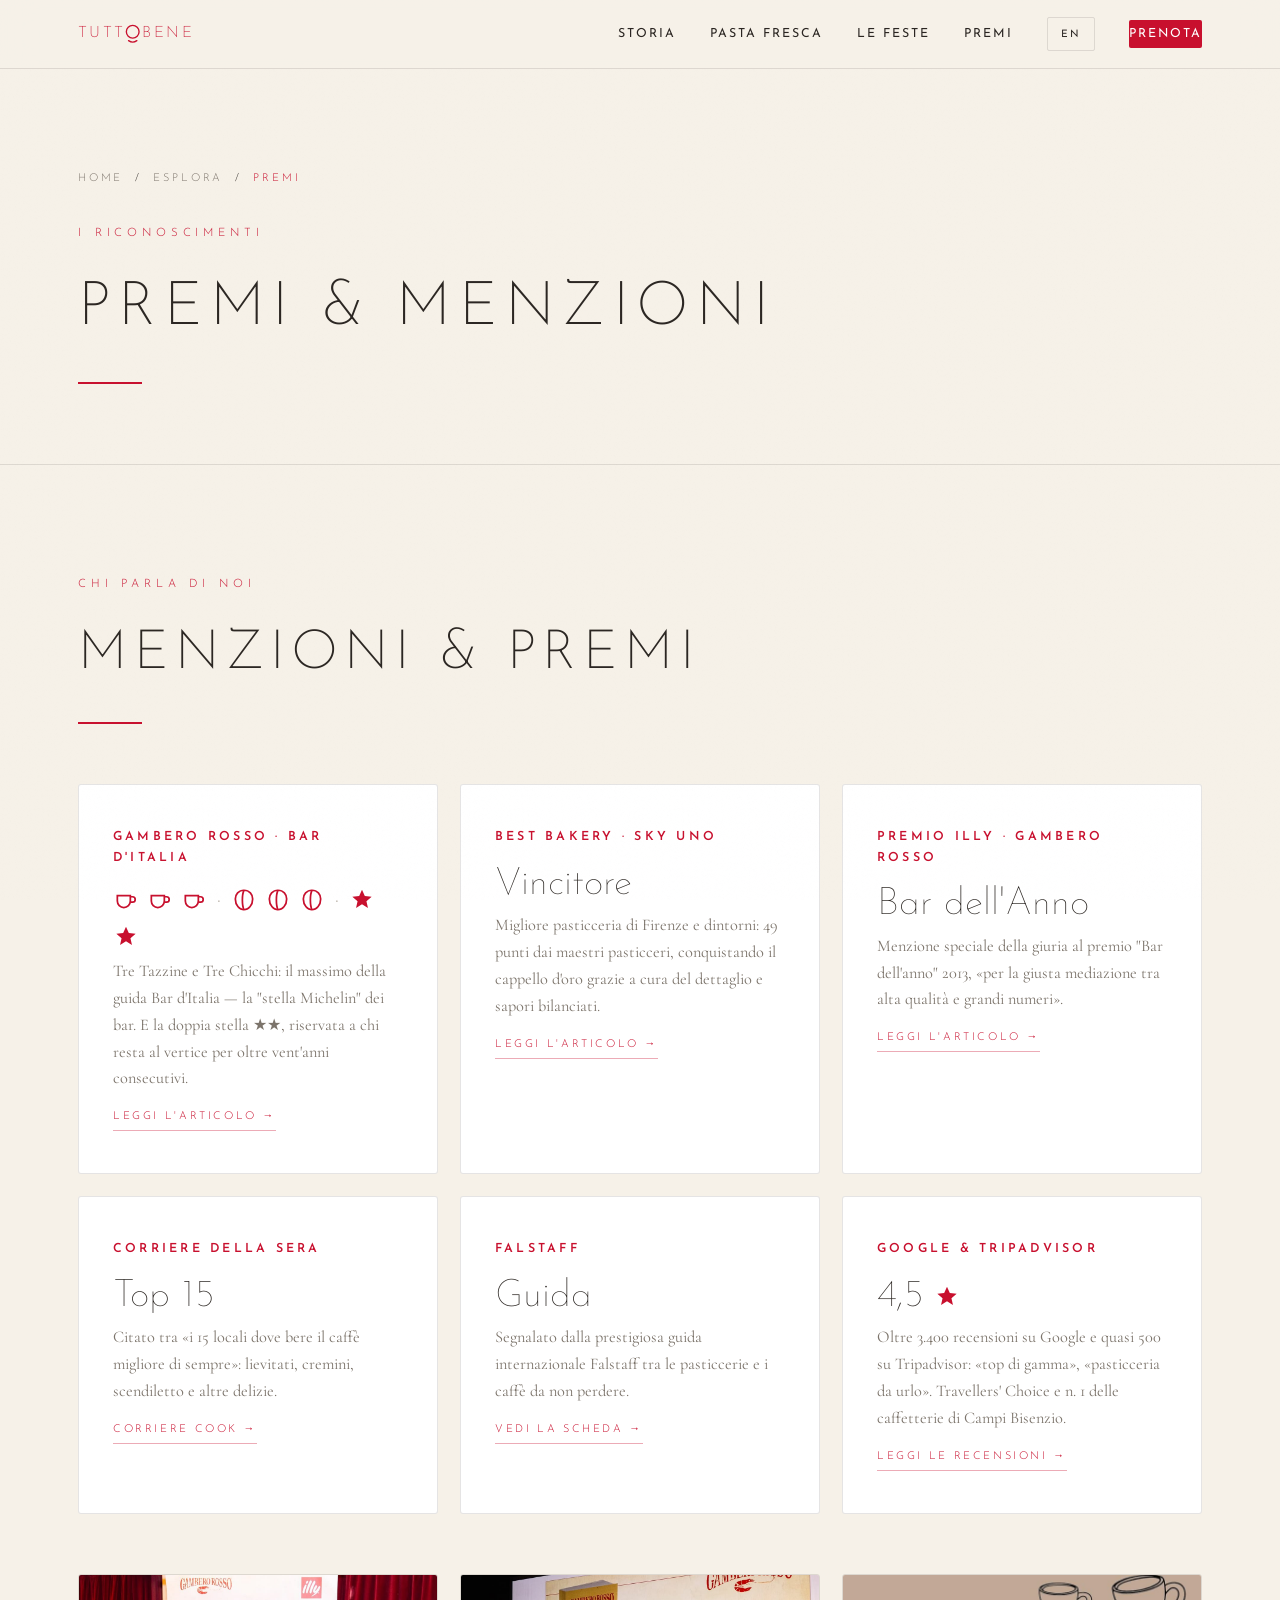
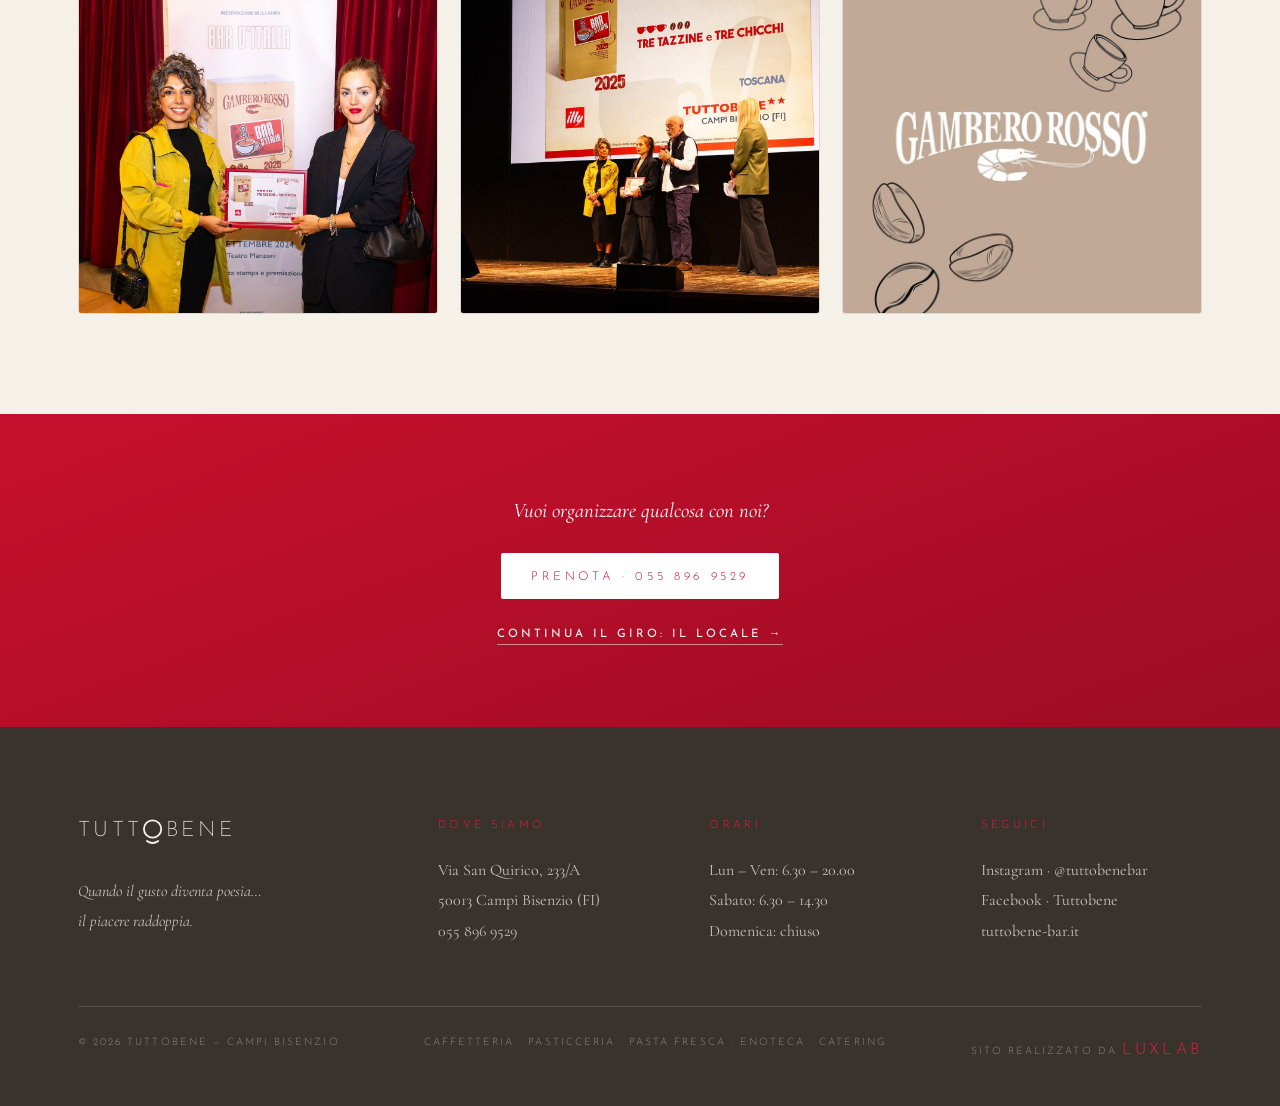
<file: premi.html>
<!DOCTYPE html>
<html lang="it">
<head>
<meta charset="UTF-8">
<meta name="viewport" content="width=device-width, initial-scale=1.0, maximum-scale=1.0, user-scalable=no">
<title>Premi & Menzioni — Tuttobene Campi Bisenzio</title>
<link rel="preconnect" href="https://fonts.googleapis.com">
<link rel="preconnect" href="https://fonts.gstatic.com" crossorigin>
<link href="https://fonts.googleapis.com/css2?family=Josefin+Sans:wght@100;200;300;400;600&family=Cormorant+Garamond:ital,wght@0,400;0,500;0,600;1,400;1,500&display=swap" rel="stylesheet">
<link rel="stylesheet" href="style.css">
</head>
<body>

<div class="progress" id="progress"></div>

<svg width="0" height="0" style="position:absolute">
  <defs>
    <g id="tb-logo">
      <text x="0" y="58" font-family="'Josefin Sans',sans-serif" font-weight="200" font-size="64" letter-spacing="10" fill="currentColor">TUTT</text>
      <circle cx="223.8" cy="36" r="26" fill="none" stroke="currentColor" stroke-width="5.5"/>
      <path d="M 206.8 72 Q 223.8 84 240.8 72" fill="none" stroke="currentColor" stroke-width="5.5" stroke-linecap="round"/>
      <text x="262.8" y="58" font-family="'Josefin Sans',sans-serif" font-weight="200" font-size="64" letter-spacing="10" fill="currentColor">BENE</text>
    </g>
  </defs>
</svg>

<nav id="nav">
  <div class="nav-inner">
    <a class="nav-logo" href="index.html" aria-label="Tuttobene" style="color:var(--rosso)">
      <svg viewBox="0 0 464 90"><use href="#tb-logo"/></svg>
    </a>
    <div class="nav-links">
      <a href="index.html#storia">Storia</a>
      <a href="pasta.html">Pasta Fresca</a>
      <a href="feste.html">Le Feste</a>
      <a href="premi.html">Premi</a>
      <a href="en/premi.html" class="lang-flag" title="English">EN</a>
      <a href="index.html#catering" class="nav-cta">Prenota</a>
      <button class="burger" id="burger" aria-label="Apri menu"><span></span><span></span><span></span></button>
    </div>
  </div>
</nav>
<div class="mobile-menu" id="mobileMenu">
  <a href="index.html">Home</a>
  <a href="index.html#storia">Storia</a>
  <a href="locale.html">Il Locale</a>
  <a href="pasta.html">Pasta Fresca</a>
  <a href="feste.html">Le Feste</a>
  <a href="premi.html">Premi & Menzioni</a>
  <a href="index.html#catering">Catering</a>
  <a href="en/premi.html">English →</a>
  <a href="index.html#catering" class="mm-cta">Prenota</a>
</div>

<section class="page-hero">
  <div class="wrap">
    <div class="breadcrumb"><a href="index.html">Home</a> &nbsp;/&nbsp; <a href="index.html#esplora">Esplora</a> &nbsp;/&nbsp; <span>Premi</span></div>
    <span class="label">I riconoscimenti</span>
    <h1>Premi & Menzioni</h1>
    <div class="rule"></div>
  </div>
</section>

<section id="menzioni" style="background:var(--beige)">
  <div class="wrap">
    <div class="sec-head reveal">
      <span class="label">Chi parla di noi</span>
      <h2>Menzioni & Premi</h2>
      <div class="rule"></div>
    </div>
    <div class="press-grid stagger">
      <div class="press-card tilt">
        <div class="src">Gambero Rosso · Bar d'Italia</div>
        <div class="chicchi">
          <svg viewBox="0 0 24 24" class="ico-svg"><path d="M4 8h12v5a6 6 0 0 1-12 0V8z" fill="none" stroke="currentColor" stroke-width="1.6"/><path d="M16 9h2a2.5 2.5 0 0 1 0 5h-2" fill="none" stroke="currentColor" stroke-width="1.6"/></svg>
          <svg viewBox="0 0 24 24" class="ico-svg"><path d="M4 8h12v5a6 6 0 0 1-12 0V8z" fill="none" stroke="currentColor" stroke-width="1.6"/><path d="M16 9h2a2.5 2.5 0 0 1 0 5h-2" fill="none" stroke="currentColor" stroke-width="1.6"/></svg>
          <svg viewBox="0 0 24 24" class="ico-svg"><path d="M4 8h12v5a6 6 0 0 1-12 0V8z" fill="none" stroke="currentColor" stroke-width="1.6"/><path d="M16 9h2a2.5 2.5 0 0 1 0 5h-2" fill="none" stroke="currentColor" stroke-width="1.6"/></svg>
          <span class="sep">·</span>
          <svg viewBox="0 0 24 24" class="ico-svg"><path d="M12 3C7 3 4 7 4 11c0 6 4 10 8 10s8-4 8-10c0-4-3-8-8-8z" fill="none" stroke="currentColor" stroke-width="1.6"/><path d="M12 3c-2 4-2 14 0 18" stroke="currentColor" stroke-width="1.6" fill="none"/></svg>
          <svg viewBox="0 0 24 24" class="ico-svg"><path d="M12 3C7 3 4 7 4 11c0 6 4 10 8 10s8-4 8-10c0-4-3-8-8-8z" fill="none" stroke="currentColor" stroke-width="1.6"/><path d="M12 3c-2 4-2 14 0 18" stroke="currentColor" stroke-width="1.6" fill="none"/></svg>
          <svg viewBox="0 0 24 24" class="ico-svg"><path d="M12 3C7 3 4 7 4 11c0 6 4 10 8 10s8-4 8-10c0-4-3-8-8-8z" fill="none" stroke="currentColor" stroke-width="1.6"/><path d="M12 3c-2 4-2 14 0 18" stroke="currentColor" stroke-width="1.6" fill="none"/></svg>
          <span class="sep">·</span>
          <svg viewBox="0 0 24 24" class="ico-svg"><path d="M12 2.5l2.6 5.8 6.3.6-4.8 4.2 1.4 6.2L12 16l-5.5 3.3 1.4-6.2-4.8-4.2 6.3-.6L12 2.5z" fill="currentColor"/></svg>
          <svg viewBox="0 0 24 24" class="ico-svg"><path d="M12 2.5l2.6 5.8 6.3.6-4.8 4.2 1.4 6.2L12 16l-5.5 3.3 1.4-6.2-4.8-4.2 6.3-.6L12 2.5z" fill="currentColor"/></svg>
        </div>
        <p>Tre Tazzine e Tre Chicchi: il massimo della guida Bar d'Italia — la "stella Michelin" dei bar. E la doppia stella ★★, riservata a chi resta al vertice per oltre vent'anni consecutivi.</p>
        <a class="src-link" href="https://www.intoscana.it/it/guida-bar-ditalia-i-quattro-locali-in-toscana-dove-il-caffe-e-al-top/" target="_blank" rel="noopener">Leggi l'articolo →</a>
      </div>
      <div class="press-card tilt">
        <div class="src">Best Bakery · Sky Uno</div>
        <div class="big">Vincitore</div>
        <p>Migliore pasticceria di Firenze e dintorni: 49 punti dai maestri pasticceri, conquistando il cappello d'oro grazie a cura del dettaglio e sapori bilanciati.</p>
        <a class="src-link" href="https://www.firenzetoday.it/social/best-bakery-firenze-vince-tuttobene.html" target="_blank" rel="noopener">Leggi l'articolo →</a>
      </div>
      <div class="press-card tilt">
        <div class="src">Premio Illy · Gambero Rosso</div>
        <div class="big">Bar dell'Anno</div>
        <p>Menzione speciale della giuria al premio "Bar dell'anno" 2013, «per la giusta mediazione tra alta qualità e grandi numeri».</p>
        <a class="src-link" href="https://www.piananotizie.it/campi-bisenzio-tuttobene-riceve-la-menzione-speciale-del-premio-bar-dellanno/" target="_blank" rel="noopener">Leggi l'articolo →</a>
      </div>
      <div class="press-card tilt">
        <div class="src">Corriere della Sera</div>
        <div class="big">Top 15</div>
        <p>Citato tra «i 15 locali dove bere il caffè migliore di sempre»: lievitati, cremini, scendiletto e altre delizie.</p>
        <a class="src-link" href="https://www.corriere.it/cook/" target="_blank" rel="noopener">Corriere Cook →</a>
      </div>
      <div class="press-card tilt">
        <div class="src">Falstaff</div>
        <div class="big">Guida</div>
        <p>Segnalato dalla prestigiosa guida internazionale Falstaff tra le pasticcerie e i caffè da non perdere.</p>
        <a class="src-link" href="https://www.falstaff.com/it/pasticcerie/tuttobene" target="_blank" rel="noopener">Vedi la scheda →</a>
      </div>
      <div class="press-card tilt">
        <div class="src">Google & Tripadvisor</div>
        <div class="big" style="display:flex;align-items:center;gap:10px">4,5 <svg viewBox="0 0 24 24" width="26" height="26" style="color:var(--rosso)"><path d="M12 2.5l2.6 5.8 6.3.6-4.8 4.2 1.4 6.2L12 16l-5.5 3.3 1.4-6.2-4.8-4.2 6.3-.6L12 2.5z" fill="currentColor"/></svg></div>
        <p>Oltre 3.400 recensioni su Google e quasi 500 su Tripadvisor: «top di gamma», «pasticceria da urlo». Travellers' Choice e n. 1 delle caffetterie di Campi Bisenzio.</p>
        <a class="src-link" href="https://www.tripadvisor.it/Restaurant_Review-g676808-d2459313-Reviews-Bar_Pasticceria_Tuttobene-Campi_Bisenzio_Tuscany.html" target="_blank" rel="noopener">Leggi le recensioni →</a>
      </div>
    </div>
    <div class="cat-grid stagger" style="margin-top:60px;grid-auto-rows:340px">
      <figure class="cat-item">
        <img src="img/premiazione-targa.jpg" style="object-position:center 30%" alt="La consegna della targa Tre Tazzine e Tre Chicchi alla presentazione della guida Bar d'Italia" loading="lazy">
        <figcaption><span>★</span> La targa Tre Tazzine e Tre Chicchi consegnata al Teatro Manzoni di Milano</figcaption>
      </figure>
      <figure class="cat-item">
        <img src="img/premiazione-palco.jpg" alt="Il palco della premiazione Gambero Rosso con Tuttobene doppia stella sul maxischermo" loading="lazy">
        <figcaption><span>★★</span> Sul palco del Gambero Rosso: TUTTOBENE con la doppia stella, unica della Toscana</figcaption>
      </figure>
      <figure class="cat-item">
        <img src="img/gambero-grafica.jpg" alt="Grafica Gambero Rosso con tazzine e chicchi di caffe" loading="lazy">
        <figcaption><span>☕</span> Tazzine e chicchi: i simboli dell'eccellenza dei bar italiani</figcaption>
      </figure>
    </div>
  </div>
</section>
<section style="background:linear-gradient(160deg,var(--rosso) 0%, #9c0c23 100%);padding:80px 0;text-align:center">
  <div class="wrap">
    <p style="color:#fff;font-size:1.3rem;font-style:italic;margin-bottom:30px">Vuoi organizzare qualcosa con noi?</p>
    <a class="cat-cta" style="background:#fff;color:var(--rosso)" href="index.html#prenota">Prenota · 055 896 9529</a>
    <div style="margin-top:26px"><a href="locale.html" style="color:#fff;font-family:'Josefin Sans',sans-serif;font-size:.72rem;letter-spacing:.26em;text-transform:uppercase;text-decoration:none;border-bottom:1px solid rgba(255,255,255,.5);padding-bottom:4px">Continua il giro: Il Locale →</a></div>
  </div>
</section>

<footer>
  <div class="wrap">
    <div class="foot-grid">
      <div>
        <div class="foot-logo" style="color:#F6F1E8">
          <svg viewBox="0 0 464 90"><use href="#tb-logo"/></svg>
        </div>
        <p style="font-style:italic">Quando il gusto diventa poesia…<br>il piacere raddoppia.</p>
      </div>
      <div>
        <h4>Dove siamo</h4>
        <p>Via San Quirico, 233/A<br>50013 Campi Bisenzio (FI)</p>
        <p><a href="tel:+390558969529">055 896 9529</a></p>
      </div>
      <div>
        <h4>Orari</h4>
        <p>Lun – Ven: 6.30 – 20.00<br>Sabato: 6.30 – 14.30<br>Domenica: chiuso</p>
      </div>
      <div>
        <h4>Seguici</h4>
        <p><a href="https://www.instagram.com/tuttobenebar/" target="_blank" rel="noopener">Instagram · @tuttobenebar</a><br>
        <a href="https://www.facebook.com/tuttobenebar/" target="_blank" rel="noopener">Facebook · Tuttobene</a><br>
        <a href="https://www.tuttobene-bar.it" target="_blank" rel="noopener">tuttobene-bar.it</a></p>
      </div>
    </div>
    <div class="foot-bottom">
      <span>© 2026 Tuttobene — Campi Bisenzio</span>
      <span>Caffetteria · Pasticceria · Pasta Fresca · Enoteca · Catering</span>
      <span>Sito realizzato da <a href="https://luxlab.it" target="_blank" rel="noopener" class="lux-pulse" style="color:var(--rosso-vivo);text-decoration:none;letter-spacing:.2em">LUXLAB</a></span>
    </div>
  </div>
</footer>
<script src="script.js"></script>
</body>
</html>
</file>
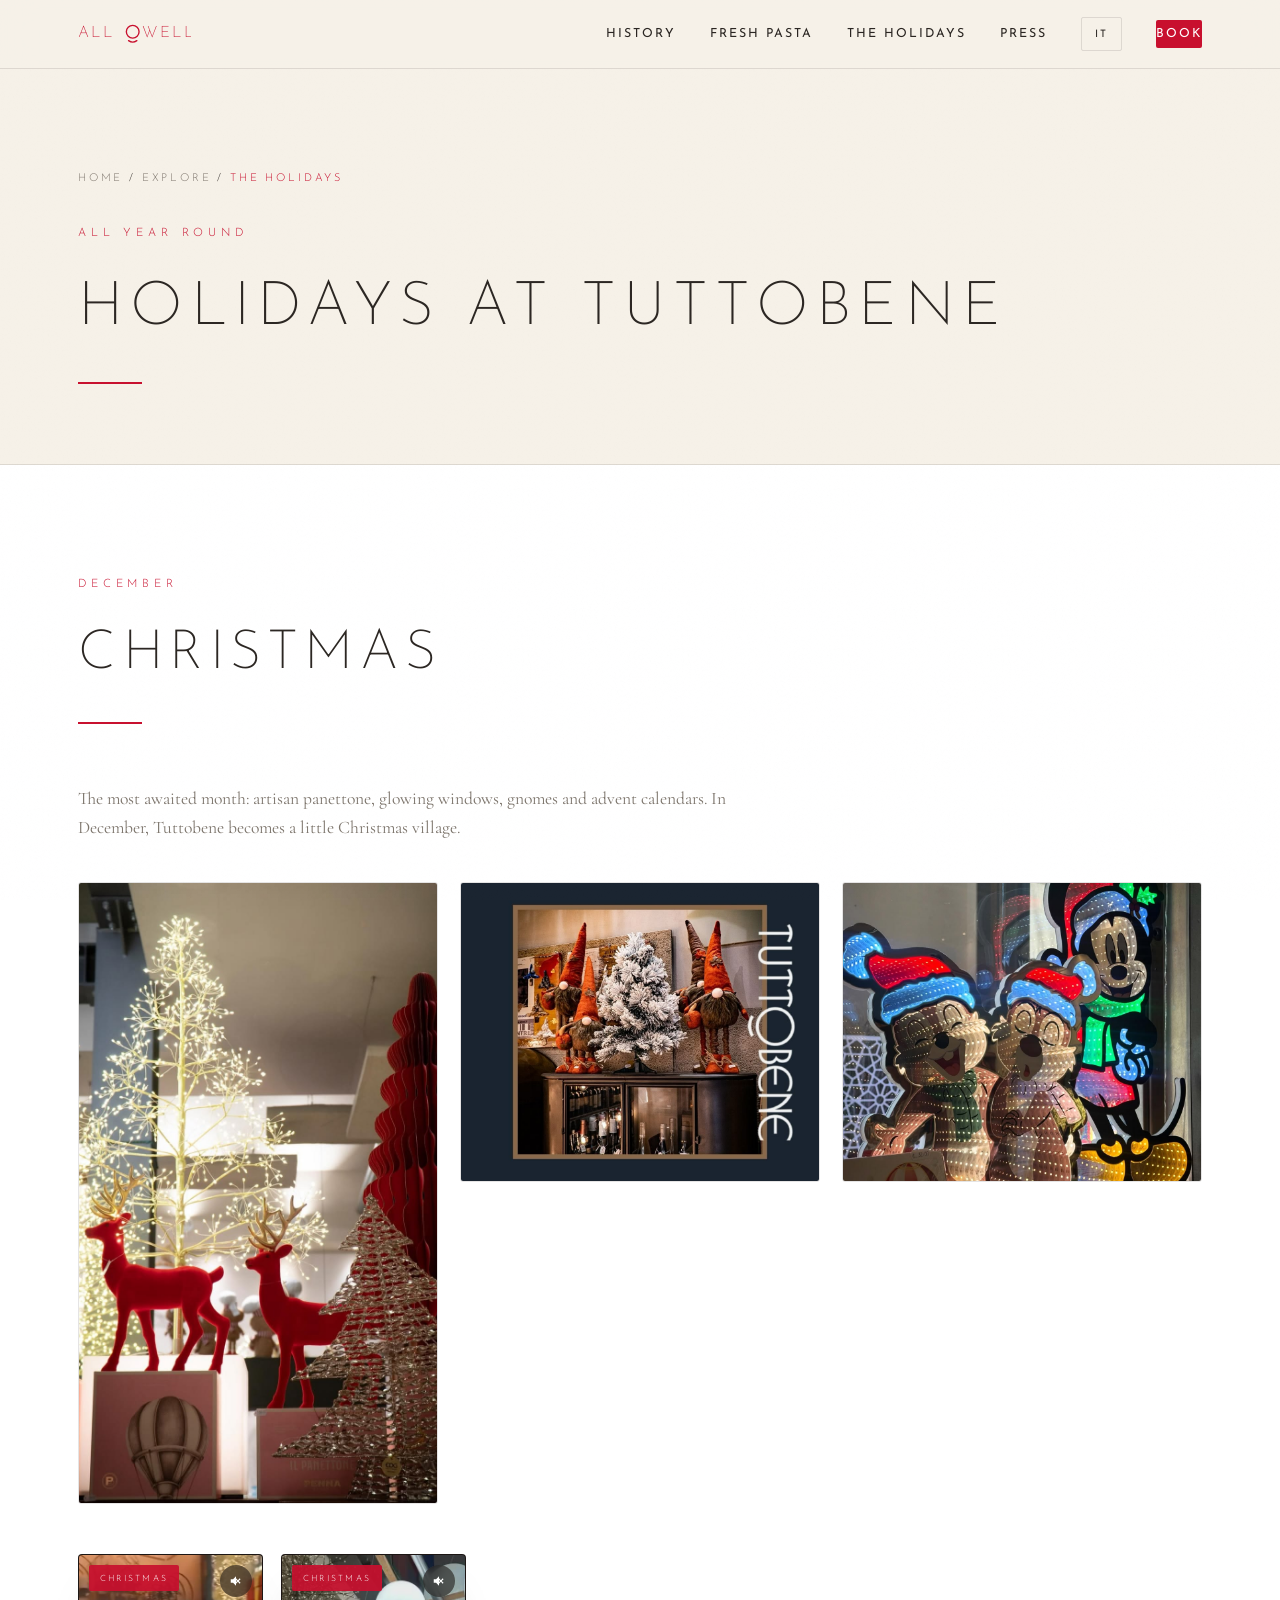
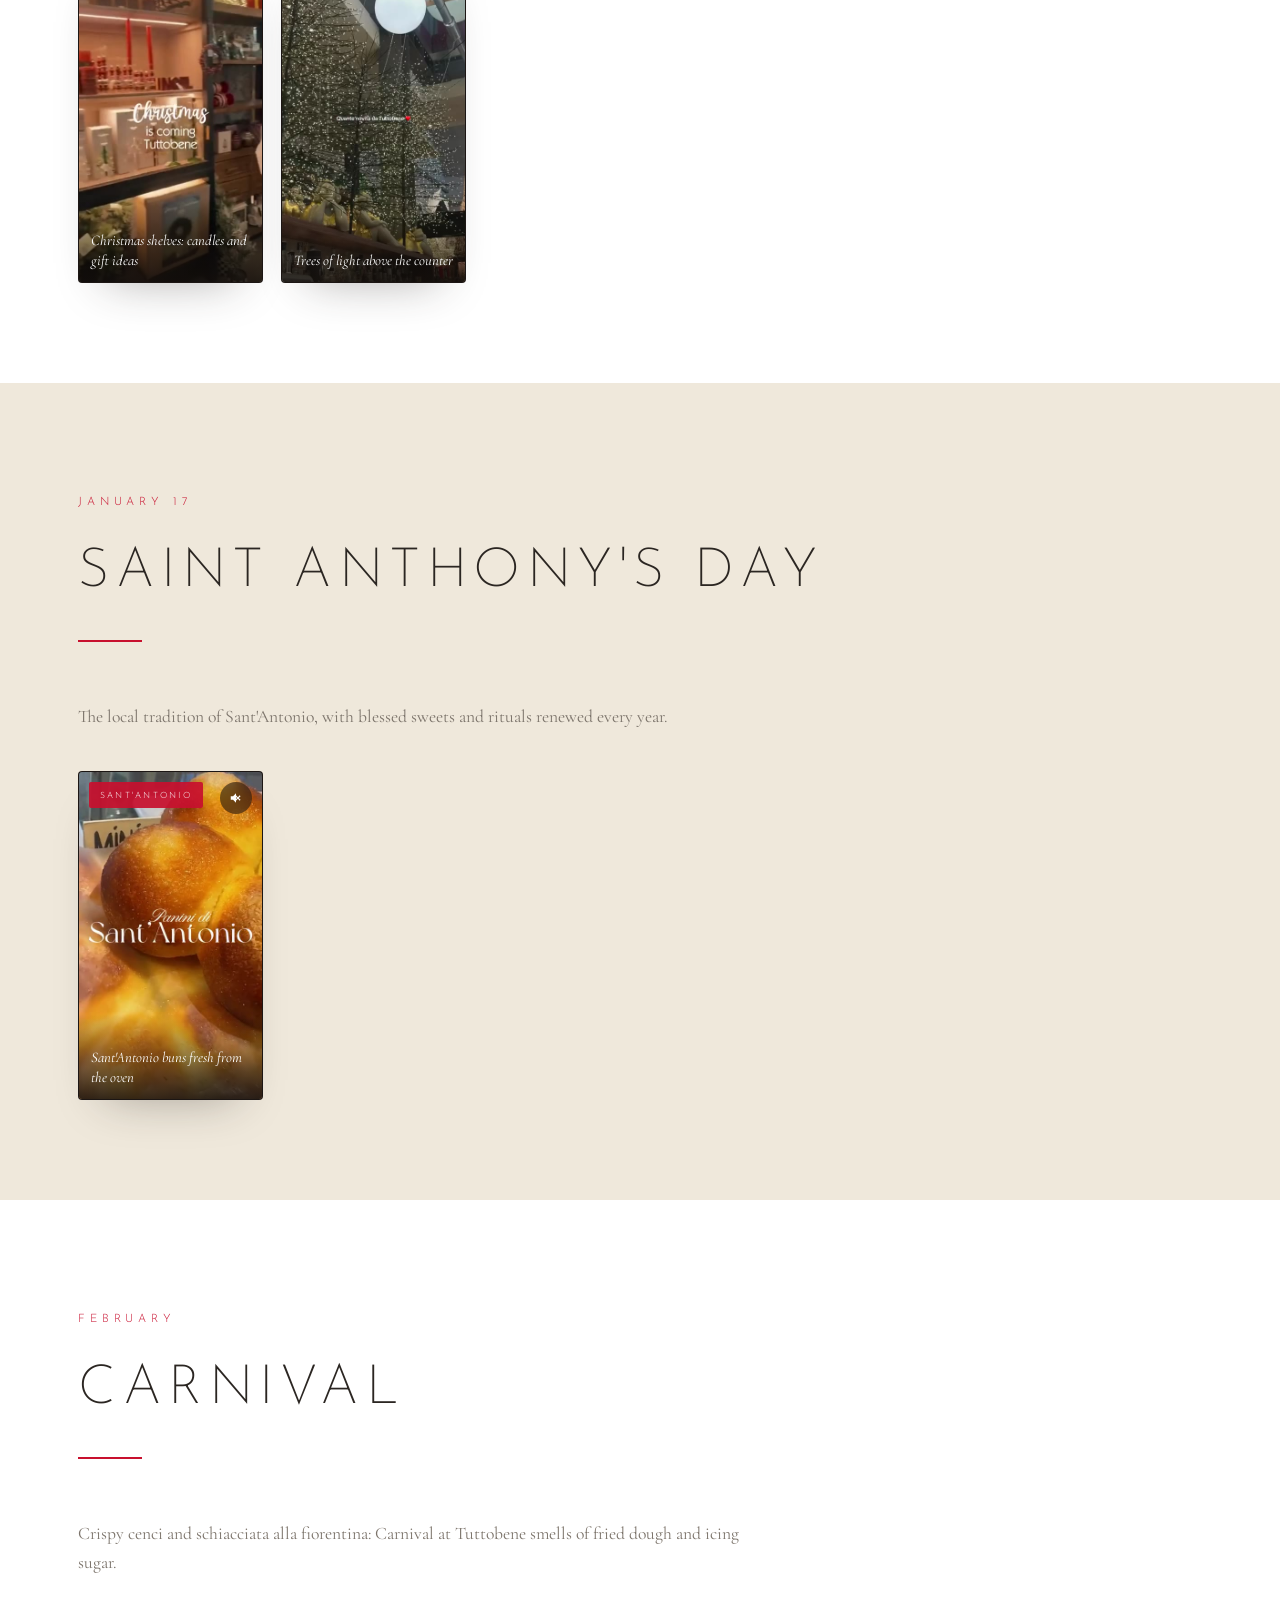
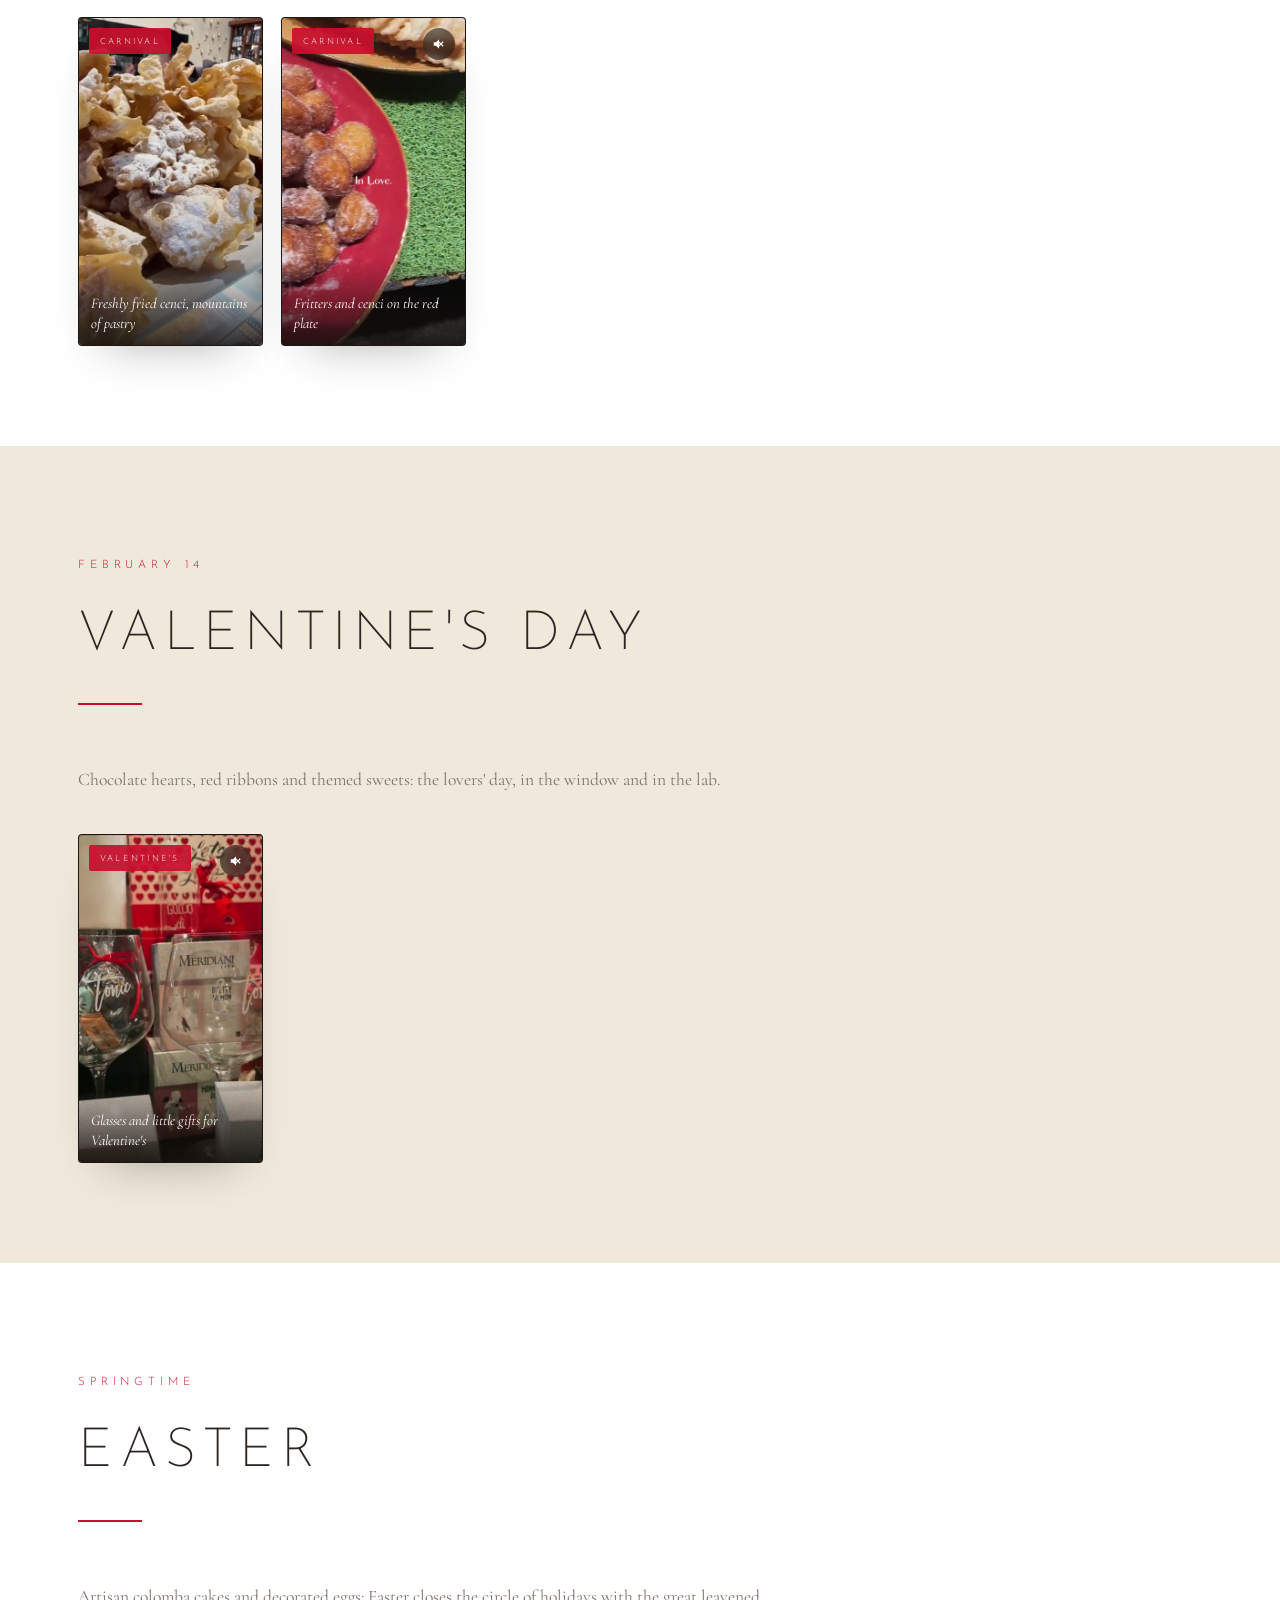
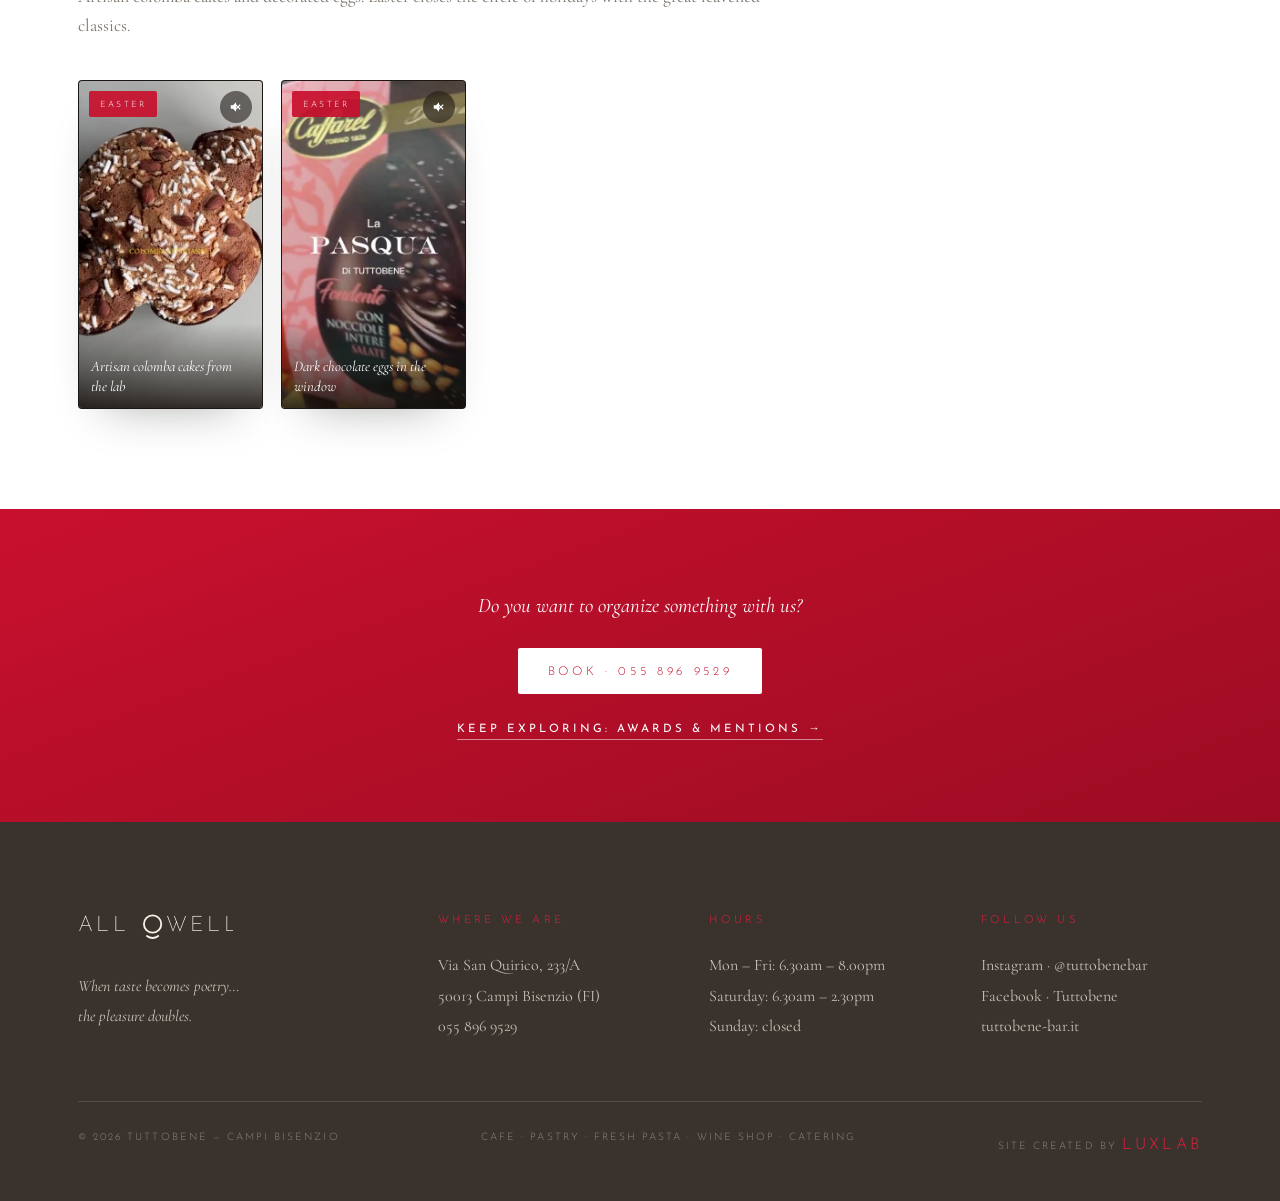
<file: en/feste.html>
<!DOCTYPE html>

<html lang="en">
<head>
<meta charset="utf-8"/>
<meta content="width=device-width, initial-scale=1.0, maximum-scale=1.0, user-scalable=no" name="viewport"/>
<title>The Holidays — Tuttobene Campi Bisenzio</title>
<link href="https://fonts.googleapis.com" rel="preconnect"/>
<link crossorigin="" href="https://fonts.gstatic.com" rel="preconnect"/>
<link href="https://fonts.googleapis.com/css2?family=Josefin+Sans:wght@100;200;300;400;600&amp;family=Cormorant+Garamond:ital,wght@0,400;0,500;0,600;1,400;1,500&amp;display=swap" rel="stylesheet"/>
<link href="../style.css" rel="stylesheet"/>
</head>
<body>
<div class="progress" id="progress"></div>
<svg height="0" style="position:absolute" width="0">
<defs>
<g id="tb-logo">
<text fill="currentColor" font-family="'Josefin Sans',sans-serif" font-size="64" font-weight="200" letter-spacing="10" x="0" y="58">ALL</text>
<circle cx="223.8" cy="36" fill="none" r="26" stroke="currentColor" stroke-width="5.5"></circle>
<path d="M 206.8 72 Q 223.8 84 240.8 72" fill="none" stroke="currentColor" stroke-linecap="round" stroke-width="5.5"></path>
<text fill="currentColor" font-family="'Josefin Sans',sans-serif" font-size="64" font-weight="200" letter-spacing="10" x="262.8" y="58">WELL</text>
</g>
</defs>
</svg>
<nav id="nav">
<div class="nav-inner">
<a aria-label="Tuttobene" class="nav-logo" href="index.html" style="color:var(--rosso)">
<svg viewbox="0 0 464 90"><use href="#tb-logo"></use></svg>
</a>
<div class="nav-links">
<a href="index.html#storia">History</a>
<a href="pasta.html">Fresh Pasta</a>
<a href="feste.html">The Holidays</a>
<a href="premi.html">Press</a>
<a class="lang-flag" href="../feste.html" title="Italiano">IT</a>
      <a class="nav-cta" href="index.html#catering">Book</a>
<button aria-label="Apri menu" class="burger" id="burger"><span></span><span></span><span></span></button>
</div>
</div>
</nav>
<div class="mobile-menu" id="mobileMenu">
<button aria-label="Chiudi menu" class="mm-close" id="mmClose">×</button>
<a href="index.html">Home</a>
<a href="index.html#storia">History</a>
<a href="locale.html">The Local</a>
<a href="pasta.html">Fresh Pasta</a>
<a href="feste.html">The Holidays</a>
<a href="premi.html">Awards &amp; Mentions</a>
<a href="index.html#catering">Catering</a>
<a href="../feste.html">Italiano →</a>
  <a class="mm-cta" href="index.html#catering">Book</a>
</div>
<section class="page-hero">
<div class="wrap">
<div class="breadcrumb"><a href="index.html">Home</a> / <a href="index.html#esplora">Explore</a> / <span>The Holidays</span></div>
<span class="label">All year round</span>
<h1>Holidays at Tuttobene</h1>
<div class="rule"></div>
</div>
</section>
<section id="natale" style="background:var(--bianco)">
  <div class="wrap">
    <div class="sec-head reveal">
      <span class="label">December</span>
      <h2>Christmas</h2>
      <div class="rule"></div>
    </div>
    <p class="reveal festa-sec-text">The most awaited month: artisan panettone, glowing windows, gnomes and advent calendars. In December, Tuttobene becomes a little Christmas village.</p>
    <div class="cat-grid stagger" style="margin-bottom:50px">
      <figure class="cat-item big">
        <img src="../img/natale-vetrina.jpg" alt="The Christmas window with red reindeer, light trees and panettone" loading="lazy">
        <figcaption><span>01</span> The Christmas window: reindeer, trees of light and panettone on display</figcaption>
      </figure>
      <figure class="cat-item">
        <img src="../img/natale-gnomi.jpg" alt="Christmas gnomes above the wine cabinet" loading="lazy">
        <figcaption><span>02</span> The Christmas gnomes guarding the wine shop</figcaption>
      </figure>
      <figure class="cat-item">
        <img src="../img/natale-luminarie.jpg" alt="Christmas lights in the window with advent calendars" loading="lazy">
        <figcaption><span>03</span> Window lights and advent calendars</figcaption>
      </figure>
    </div>
    <div class="vid-grid stagger">
        <div class="vid-card">
          <span class="vid-tag">Christmas</span>
          <video src="../videos/natale1.mp4" poster="../videos/posters/natale1.jpg" muted loop playsinline preload="metadata"></video>
          <div class="vid-cap">Christmas shelves: candles and gift ideas</div>
          <button class="vid-mute" aria-label="Audio">
            <svg class="ico-off" viewBox="0 0 24 24"><path d="M3 9v6h4l5 5V4L7 9H3zm13.6 3l3.2-3.2-1.4-1.4-3.2 3.2-3.2-3.2-1.4 1.4L13.8 12l-3.2 3.2 1.4 1.4 3.2-3.2 3.2 3.2 1.4-1.4L16.6 12z"/></svg>
            <svg class="ico-on" viewBox="0 0 24 24" style="display:none"><path d="M3 9v6h4l5 5V4L7 9H3zm13.5 3c0-1.8-1-3.3-2.5-4v8c1.5-.7 2.5-2.2 2.5-4zM14 3.2v2.1c2.9.9 5 3.5 5 6.7s-2.1 5.8-5 6.7v2.1c4-.9 7-4.5 7-8.8s-3-7.9-7-8.8z"/></svg>
          </button>
        </div>
        <div class="vid-card">
          <span class="vid-tag">Christmas</span>
          <video src="../videos/natale2.mp4" poster="../videos/posters/natale2.jpg" muted loop playsinline preload="metadata"></video>
          <div class="vid-cap">Trees of light above the counter</div>
          <button class="vid-mute" aria-label="Audio">
            <svg class="ico-off" viewBox="0 0 24 24"><path d="M3 9v6h4l5 5V4L7 9H3zm13.6 3l3.2-3.2-1.4-1.4-3.2 3.2-3.2-3.2-1.4 1.4L13.8 12l-3.2 3.2 1.4 1.4 3.2-3.2 3.2 3.2 1.4-1.4L16.6 12z"/></svg>
            <svg class="ico-on" viewBox="0 0 24 24" style="display:none"><path d="M3 9v6h4l5 5V4L7 9H3zm13.5 3c0-1.8-1-3.3-2.5-4v8c1.5-.7 2.5-2.2 2.5-4zM14 3.2v2.1c2.9.9 5 3.5 5 6.7s-2.1 5.8-5 6.7v2.1c4-.9 7-4.5 7-8.8s-3-7.9-7-8.8z"/></svg>
          </button>
        </div>
    </div>
  </div>
</section>

<section id="santantonio" style="background:var(--beige2)">
  <div class="wrap">
    <div class="sec-head reveal">
      <span class="label">January 17</span>
      <h2>Saint Anthony's Day</h2>
      <div class="rule"></div>
    </div>
    <p class="reveal festa-sec-text">The local tradition of Sant'Antonio, with blessed sweets and rituals renewed every year.</p>
    <div class="vid-grid stagger">
        <div class="vid-card">
          <span class="vid-tag">Sant'Antonio</span>
          <video src="../videos/santantonio.mp4" poster="../videos/posters/santantonio.jpg" muted loop playsinline preload="metadata"></video>
          <div class="vid-cap">Sant'Antonio buns fresh from the oven</div>
          <button class="vid-mute" aria-label="Audio">
            <svg class="ico-off" viewBox="0 0 24 24"><path d="M3 9v6h4l5 5V4L7 9H3zm13.6 3l3.2-3.2-1.4-1.4-3.2 3.2-3.2-3.2-1.4 1.4L13.8 12l-3.2 3.2 1.4 1.4 3.2-3.2 3.2 3.2 1.4-1.4L16.6 12z"/></svg>
            <svg class="ico-on" viewBox="0 0 24 24" style="display:none"><path d="M3 9v6h4l5 5V4L7 9H3zm13.5 3c0-1.8-1-3.3-2.5-4v8c1.5-.7 2.5-2.2 2.5-4zM14 3.2v2.1c2.9.9 5 3.5 5 6.7s-2.1 5.8-5 6.7v2.1c4-.9 7-4.5 7-8.8s-3-7.9-7-8.8z"/></svg>
          </button>
        </div>
    </div>
  </div>
</section>

<section id="carnevale" style="background:var(--bianco)">
  <div class="wrap">
    <div class="sec-head reveal">
      <span class="label">February</span>
      <h2>Carnival</h2>
      <div class="rule"></div>
    </div>
    <p class="reveal festa-sec-text">Crispy cenci and schiacciata alla fiorentina: Carnival at Tuttobene smells of fried dough and icing sugar.</p>
    <div class="vid-grid stagger">

        <div class="vid-card">
          <span class="vid-tag">Carnival</span>
          <video src="../videos/carnevale1.mp4" data-noaudio poster="../videos/posters/carnevale1.jpg" muted loop playsinline preload="metadata"></video>
          <div class="vid-cap">Freshly fried cenci, mountains of pastry</div>
          <button class="vid-mute" aria-label="Audio">
            <svg class="ico-off" viewBox="0 0 24 24"><path d="M3 9v6h4l5 5V4L7 9H3zm13.6 3l3.2-3.2-1.4-1.4-3.2 3.2-3.2-3.2-1.4 1.4L13.8 12l-3.2 3.2 1.4 1.4 3.2-3.2 3.2 3.2 1.4-1.4L16.6 12z"/></svg>
            <svg class="ico-on" viewBox="0 0 24 24" style="display:none"><path d="M3 9v6h4l5 5V4L7 9H3zm13.5 3c0-1.8-1-3.3-2.5-4v8c1.5-.7 2.5-2.2 2.5-4zM14 3.2v2.1c2.9.9 5 3.5 5 6.7s-2.1 5.8-5 6.7v2.1c4-.9 7-4.5 7-8.8s-3-7.9-7-8.8z"/></svg>
          </button>
        </div>
        <div class="vid-card">
          <span class="vid-tag">Carnival</span>
          <video src="../videos/carnevale2.mp4" poster="../videos/posters/carnevale2.jpg" muted loop playsinline preload="metadata"></video>
          <div class="vid-cap">Fritters and cenci on the red plate</div>
          <button class="vid-mute" aria-label="Audio">
            <svg class="ico-off" viewBox="0 0 24 24"><path d="M3 9v6h4l5 5V4L7 9H3zm13.6 3l3.2-3.2-1.4-1.4-3.2 3.2-3.2-3.2-1.4 1.4L13.8 12l-3.2 3.2 1.4 1.4 3.2-3.2 3.2 3.2 1.4-1.4L16.6 12z"/></svg>
            <svg class="ico-on" viewBox="0 0 24 24" style="display:none"><path d="M3 9v6h4l5 5V4L7 9H3zm13.5 3c0-1.8-1-3.3-2.5-4v8c1.5-.7 2.5-2.2 2.5-4zM14 3.2v2.1c2.9.9 5 3.5 5 6.7s-2.1 5.8-5 6.7v2.1c4-.9 7-4.5 7-8.8s-3-7.9-7-8.8z"/></svg>
          </button>
        </div>
    </div>
  </div>
</section>

<section id="sanvalentino" style="background:var(--beige2)">
  <div class="wrap">
    <div class="sec-head reveal">
      <span class="label">February 14</span>
      <h2>Valentine's Day</h2>
      <div class="rule"></div>
    </div>
    <p class="reveal festa-sec-text">Chocolate hearts, red ribbons and themed sweets: the lovers' day, in the window and in the lab.</p>
    <div class="vid-grid stagger">
        <div class="vid-card">
          <span class="vid-tag">Valentine's</span>
          <video src="../videos/sanvalentino.mp4" poster="../videos/posters/sanvalentino.jpg" muted loop playsinline preload="metadata"></video>
          <div class="vid-cap">Glasses and little gifts for Valentine's</div>
          <button class="vid-mute" aria-label="Audio">
            <svg class="ico-off" viewBox="0 0 24 24"><path d="M3 9v6h4l5 5V4L7 9H3zm13.6 3l3.2-3.2-1.4-1.4-3.2 3.2-3.2-3.2-1.4 1.4L13.8 12l-3.2 3.2 1.4 1.4 3.2-3.2 3.2 3.2 1.4-1.4L16.6 12z"/></svg>
            <svg class="ico-on" viewBox="0 0 24 24" style="display:none"><path d="M3 9v6h4l5 5V4L7 9H3zm13.5 3c0-1.8-1-3.3-2.5-4v8c1.5-.7 2.5-2.2 2.5-4zM14 3.2v2.1c2.9.9 5 3.5 5 6.7s-2.1 5.8-5 6.7v2.1c4-.9 7-4.5 7-8.8s-3-7.9-7-8.8z"/></svg>
          </button>
        </div>
    </div>
  </div>
</section>

<section id="pasqua" style="background:var(--bianco)">
  <div class="wrap">
    <div class="sec-head reveal">
      <span class="label">Springtime</span>
      <h2>Easter</h2>
      <div class="rule"></div>
    </div>
    <p class="reveal festa-sec-text">Artisan colomba cakes and decorated eggs: Easter closes the circle of holidays with the great leavened classics.</p>
    <div class="vid-grid stagger">
        <div class="vid-card">
          <span class="vid-tag">Easter</span>
          <video src="../videos/pasqua1.mp4" poster="../videos/posters/pasqua1.jpg" muted loop playsinline preload="metadata"></video>
          <div class="vid-cap">Artisan colomba cakes from the lab</div>
          <button class="vid-mute" aria-label="Audio">
            <svg class="ico-off" viewBox="0 0 24 24"><path d="M3 9v6h4l5 5V4L7 9H3zm13.6 3l3.2-3.2-1.4-1.4-3.2 3.2-3.2-3.2-1.4 1.4L13.8 12l-3.2 3.2 1.4 1.4 3.2-3.2 3.2 3.2 1.4-1.4L16.6 12z"/></svg>
            <svg class="ico-on" viewBox="0 0 24 24" style="display:none"><path d="M3 9v6h4l5 5V4L7 9H3zm13.5 3c0-1.8-1-3.3-2.5-4v8c1.5-.7 2.5-2.2 2.5-4zM14 3.2v2.1c2.9.9 5 3.5 5 6.7s-2.1 5.8-5 6.7v2.1c4-.9 7-4.5 7-8.8s-3-7.9-7-8.8z"/></svg>
          </button>
        </div>
        <div class="vid-card">
          <span class="vid-tag">Easter</span>
          <video src="../videos/pasqua2.mp4" poster="../videos/posters/pasqua2.jpg" muted loop playsinline preload="metadata"></video>
          <div class="vid-cap">Dark chocolate eggs in the window</div>
          <button class="vid-mute" aria-label="Audio">
            <svg class="ico-off" viewBox="0 0 24 24"><path d="M3 9v6h4l5 5V4L7 9H3zm13.6 3l3.2-3.2-1.4-1.4-3.2 3.2-3.2-3.2-1.4 1.4L13.8 12l-3.2 3.2 1.4 1.4 3.2-3.2 3.2 3.2 1.4-1.4L16.6 12z"/></svg>
            <svg class="ico-on" viewBox="0 0 24 24" style="display:none"><path d="M3 9v6h4l5 5V4L7 9H3zm13.5 3c0-1.8-1-3.3-2.5-4v8c1.5-.7 2.5-2.2 2.5-4zM14 3.2v2.1c2.9.9 5 3.5 5 6.7s-2.1 5.8-5 6.7v2.1c4-.9 7-4.5 7-8.8s-3-7.9-7-8.8z"/></svg>
          </button>
        </div>
    </div>
  </div>
</section>

<section style="background:linear-gradient(160deg,var(--rosso) 0%, #9c0c23 100%);padding:80px 0;text-align:center">
<div class="wrap">
<p style="color:#fff;font-size:1.3rem;font-style:italic;margin-bottom:30px">Do you want to organize something with us?</p>
<a class="cat-cta" href="index.html#prenota" style="background:#fff;color:var(--rosso)">Book · 055 896 9529</a>
    <div style="margin-top:26px"><a href="premi.html" style="color:#fff;font-family:'Josefin Sans',sans-serif;font-size:.72rem;letter-spacing:.26em;text-transform:uppercase;text-decoration:none;border-bottom:1px solid rgba(255,255,255,.5);padding-bottom:4px">Keep exploring: Awards & Mentions →</a></div>
</div>
</section>
<footer>
<div class="wrap">
<div class="foot-grid">
<div>
<div class="foot-logo" style="color:#F6F1E8">
<svg viewbox="0 0 464 90"><use href="#tb-logo"></use></svg>
</div>
<p style="font-style:italic">When taste becomes poetry…<br/>the pleasure doubles.</p>
</div>
<div>
<h4>Where we are</h4>
<p>Via San Quirico, 233/A<br/>50013 Campi Bisenzio (FI)</p>
<p><a href="tel:+390558969529">055 896 9529</a></p>
</div>
<div>
<h4>Hours</h4>
<p>Mon – Fri: 6.30am – 8.00pm<br/>Saturday: 6.30am – 2.30pm<br/>Sunday: closed</p>
</div>
<div>
<h4>Follow us</h4>
<p><a href="https://www.instagram.com/tuttobenebar/" rel="noopener" target="_blank">Instagram · @tuttobenebar</a><br/>
<a href="https://www.facebook.com/tuttobenebar/" rel="noopener" target="_blank">Facebook · Tuttobene</a><br/>
<a href="https://www.tuttobene-bar.it" rel="noopener" target="_blank">tuttobene-bar.it</a></p>
</div>
</div>
<div class="foot-bottom">
<span>© 2026 Tuttobene — Campi Bisenzio</span>
<span>Cafe · Pastry · Fresh Pasta · Wine shop · Catering</span>
<span>Site created by <a href="https://luxlab.it" rel="noopener" class="lux-pulse" style="color:var(--rosso-vivo);text-decoration:none;letter-spacing:.2em" target="_blank">LUXLAB</a></span>
</div>
</div>
</footer>
<script src="../script.js"></script>
</body>
</html>
</file>
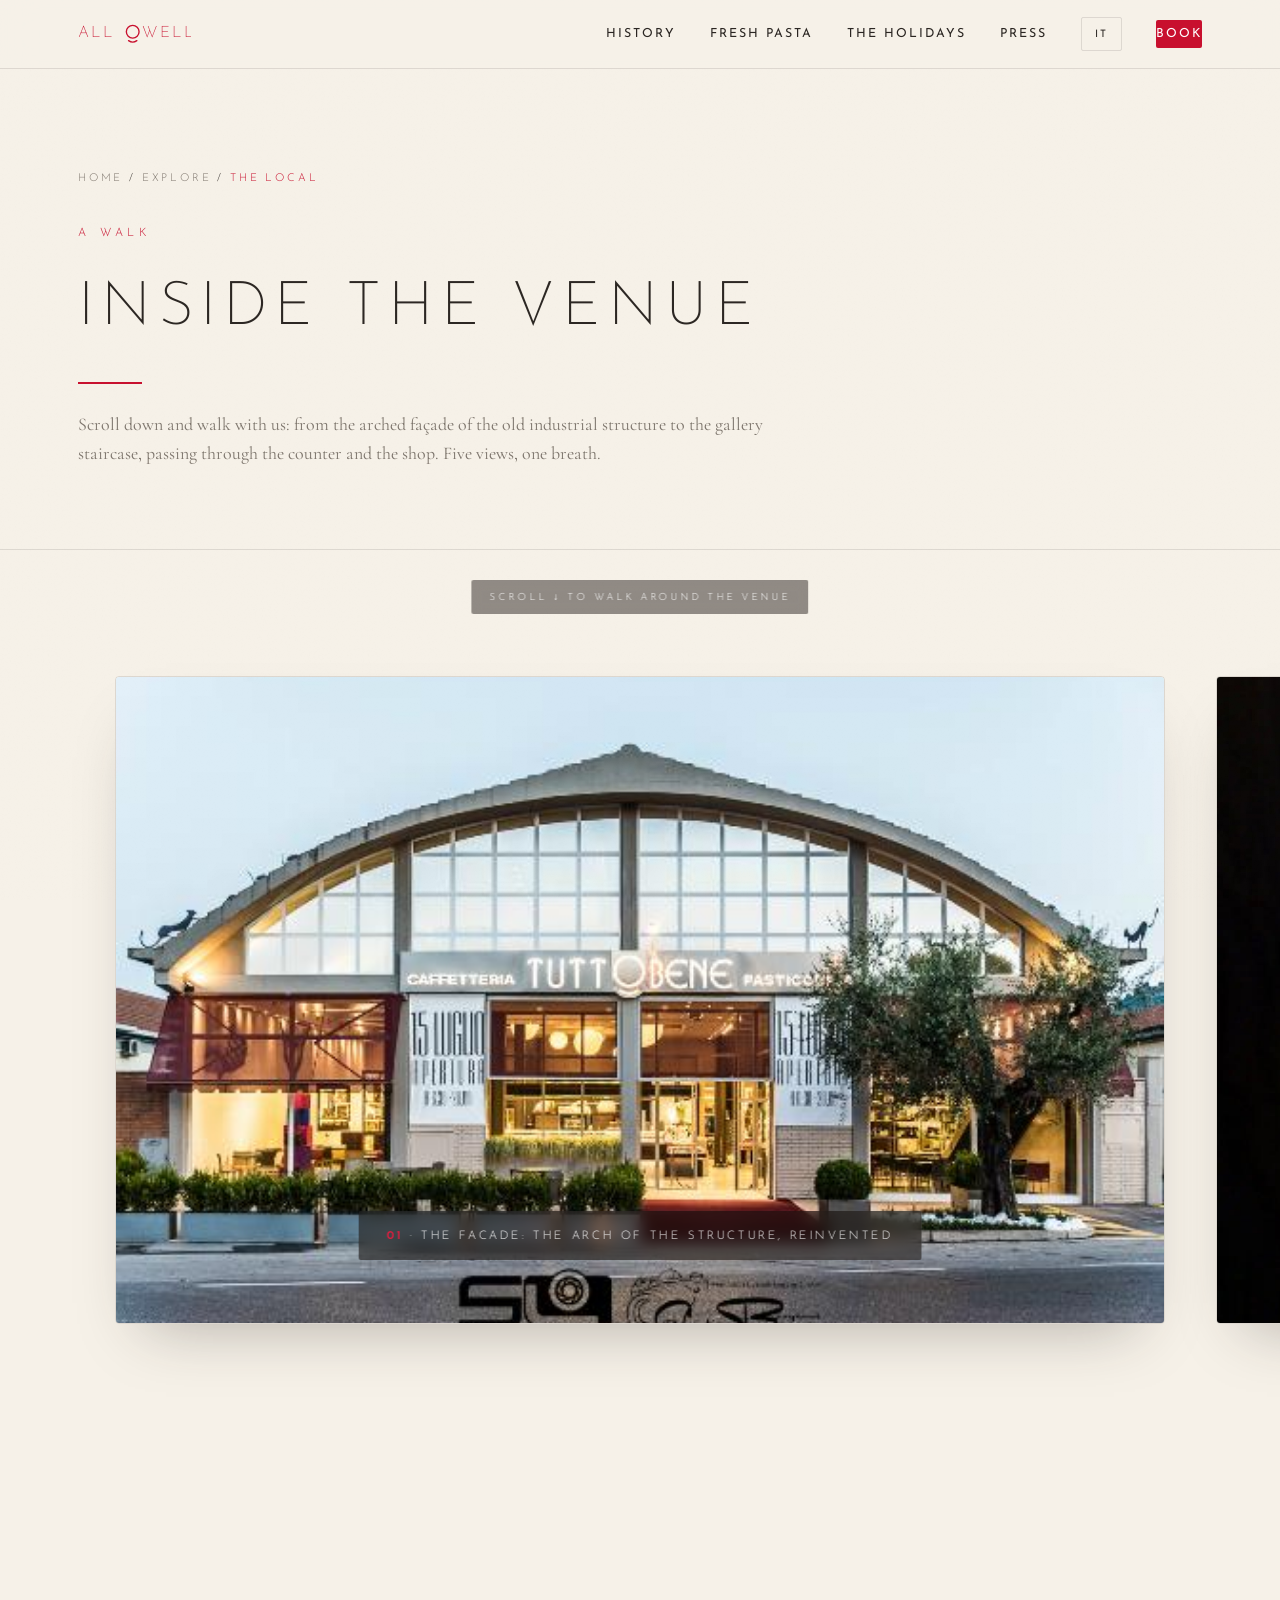
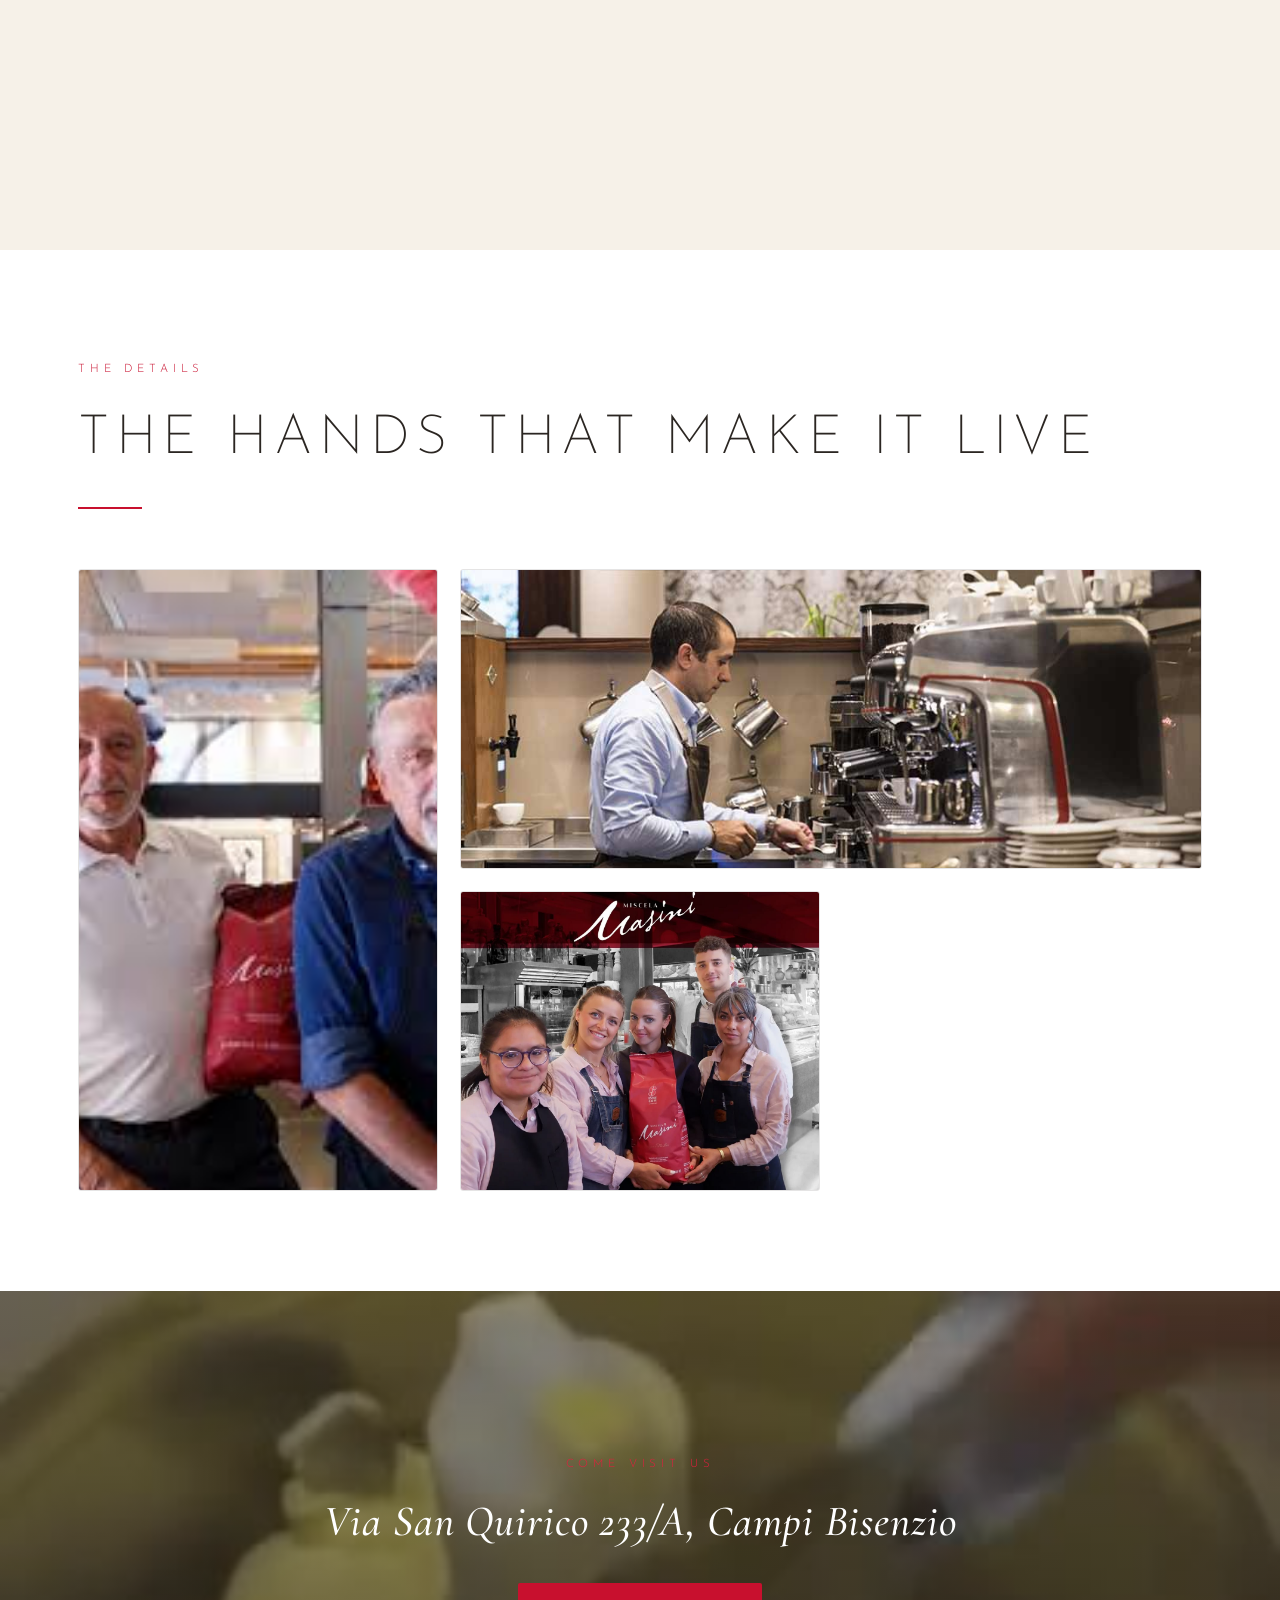
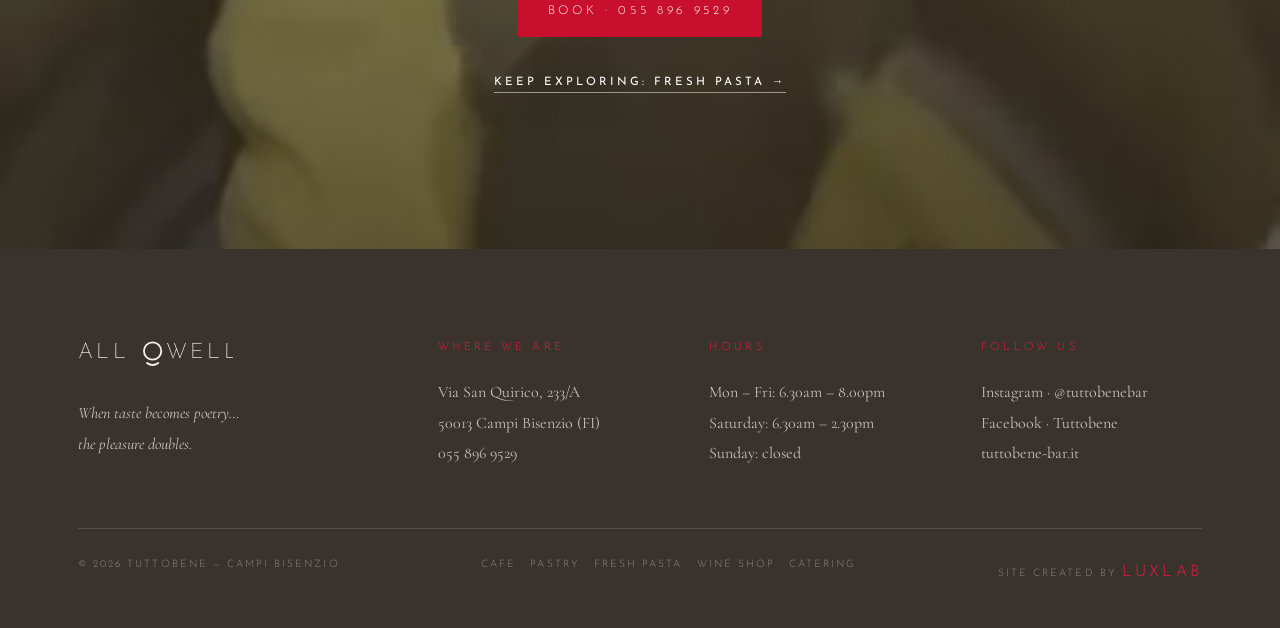
<file: en/locale.html>
<!DOCTYPE html>

<html lang="en">
<head>
<meta charset="utf-8"/>
<meta content="width=device-width, initial-scale=1.0, maximum-scale=1.0, user-scalable=no" name="viewport"/>
<title>The Local — Tuttobene Campi Bisenzio</title>
<link href="https://fonts.googleapis.com" rel="preconnect"/>
<link crossorigin="" href="https://fonts.gstatic.com" rel="preconnect"/>
<link href="https://fonts.googleapis.com/css2?family=Josefin+Sans:wght@100;200;300;400;600&amp;family=Cormorant+Garamond:ital,wght@0,400;0,500;0,600;1,400;1,500&amp;display=swap" rel="stylesheet"/>
<link href="../style.css" rel="stylesheet"/>
</head>
<body>
<div class="progress" id="progress"></div>
<svg height="0" style="position:absolute" width="0">
<defs>
<g id="tb-logo">
<text fill="currentColor" font-family="'Josefin Sans',sans-serif" font-size="64" font-weight="200" letter-spacing="10" x="0" y="58">ALL</text>
<circle cx="223.8" cy="36" fill="none" r="26" stroke="currentColor" stroke-width="5.5"></circle>
<path d="M 206.8 72 Q 223.8 84 240.8 72" fill="none" stroke="currentColor" stroke-linecap="round" stroke-width="5.5"></path>
<text fill="currentColor" font-family="'Josefin Sans',sans-serif" font-size="64" font-weight="200" letter-spacing="10" x="262.8" y="58">WELL</text>
</g>
</defs>
</svg>
<nav id="nav">
<div class="nav-inner">
<a aria-label="Tuttobene" class="nav-logo" href="index.html" style="color:var(--rosso)">
<svg viewbox="0 0 464 90"><use href="#tb-logo"></use></svg>
</a>
<div class="nav-links">
<a href="index.html#storia">History</a>
<a href="pasta.html">Fresh Pasta</a>
<a href="feste.html">The Holidays</a>
<a href="premi.html">Press</a>
<a class="lang-flag" href="../locale.html" title="Italiano">IT</a>
      <a class="nav-cta" href="index.html#catering">Book</a>
<button aria-label="Apri menu" class="burger" id="burger"><span></span><span></span><span></span></button>
</div>
</div>
</nav>
<div class="mobile-menu" id="mobileMenu">
<button aria-label="Chiudi menu" class="mm-close" id="mmClose">×</button>
<a href="index.html">Home</a>
<a href="index.html#storia">History</a>
<a href="locale.html">The Local</a>
<a href="pasta.html">Fresh Pasta</a>
<a href="feste.html">The Holidays</a>
<a href="premi.html">Awards &amp; Mentions</a>
<a href="index.html#catering">Catering</a>
<a href="../locale.html">Italiano →</a>
  <a class="mm-cta" href="index.html#catering">Book</a>
</div>
<section class="page-hero">
<div class="wrap">
<div class="breadcrumb"><a href="index.html">Home</a> / <a href="index.html#esplora">Explore</a> / <span>The Local</span></div>
<span class="label">A walk</span>
<h1>Inside the venue</h1>
<div class="rule"></div>
<p style="max-width:700px;color:var(--grigio);font-size:1.12rem;margin-top:26px">Scroll down and walk with us: from the arched façade of the old industrial structure to the gallery staircase, passing through the counter and the shop. Five views, one breath.</p>
</div>
</section>
<div class="pano" id="pano">
<div class="pano-sticky">
<div class="pano-hint">Scroll ↓ to walk around the venue</div>
<div class="pano-track">
<div class="pano-slide">
<img alt="The arched facade of Tuttobene illuminated at the blue hour" src="../img/locale-facciata.jpg"/>
<div class="pano-cap"><b>01</b> · The facade: the arch of the structure, reinvented</div>
</div>
<div class="pano-slide">
<img alt="The entrance with the shop, the windows and the paper lanterns" src="../img/locale-shop.jpg"/>
<div class="pano-cap"><b>02</b> · The entrance: shop, perfumes and paper lanterns</div>
</div>
<div class="pano-slide">
<img alt="The room seen from above with the mural of the hands" src="../img/locale-dallalto.jpg"/>
<div class="pano-cap"><b>03</b> · The room from above, under the mural of the hands</div>
</div>
<div class="pano-slide">
<img alt="The bar counter in the evening with soft lights" src="../img/locale-bancone-sera.jpg"/>
<div class="pano-cap"><b>04</b> · The counter in the evening, when the light changes</div>
</div>
<div class="pano-slide">
<img alt="The staircase with the statue and art panels" src="../img/locale-scala.jpg"/>
<div class="pano-cap"><b>05</b> · The staircase of the gallery, with its statue</div>
</div>
</div>
</div>
</div>
<section style="background:var(--bianco)">
<div class="wrap">
<div class="sec-head reveal">
<span class="label">The details</span>
<h2>The hands that make it live</h2>
<div class="rule"></div>
</div>
<div class="cat-grid stagger">
      <figure class="cat-item big">
        <img src="../img/proprietari.jpg" alt="Marco Pasquini and Claudio Pecchioli, the founders, behind the counter" loading="lazy" style="object-position:center 25%">
        <figcaption><span>01</span> Marco and Claudio, the founders — behind the counter since 1982</figcaption>
      </figure>
      <figure class="cat-item wide">
        <img src="../img/barista-macchina2.jpg" alt="The barista at work at the coffee machine" loading="lazy" style="object-position:30% center">
        <figcaption><span>02</span> At the coffee machine, where every morning begins</figcaption>
      </figure>
      <figure class="cat-item">
        <img src="../img/team-brigata.jpg" alt="The Tuttobene crew with the Masini blend" loading="lazy" style="object-position:center 35%">
        <figcaption><span>03</span> The crew, ambassadors of the Masini blend</figcaption>
      </figure>
    </div>
</div>
</section>
<section class="cinema">
  <video src="../videos/locale2.mp4" poster="../videos/posters/locale2.jpg" autoplay muted loop playsinline></video>
  <div class="cinema-inner reveal">
    <span class="label">Come visit us</span>
    <h2>Via San Quirico 233/A, Campi Bisenzio</h2>
    <a class="cat-cta" href="index.html#catering">Book &middot; 055 896 9529</a>
    <div style="margin-top:26px"><a href="pasta.html" style="color:#fff;font-family:'Josefin Sans',sans-serif;font-size:.72rem;letter-spacing:.26em;text-transform:uppercase;text-decoration:none;border-bottom:1px solid rgba(255,255,255,.5);padding-bottom:4px">Keep exploring: Fresh Pasta →</a></div>
  </div>
</section>
<footer>
<div class="wrap">
<div class="foot-grid">
<div>
<div class="foot-logo" style="color:#F6F1E8">
<svg viewbox="0 0 464 90"><use href="#tb-logo"></use></svg>
</div>
<p style="font-style:italic">When taste becomes poetry…<br/>the pleasure doubles.</p>
</div>
<div>
<h4>Where we are</h4>
<p>Via San Quirico, 233/A<br/>50013 Campi Bisenzio (FI)</p>
<p><a href="tel:+390558969529">055 896 9529</a></p>
</div>
<div>
<h4>Hours</h4>
<p>Mon – Fri: 6.30am – 8.00pm<br/>Saturday: 6.30am – 2.30pm<br/>Sunday: closed</p>
</div>
<div>
<h4>Follow us</h4>
<p><a href="https://www.instagram.com/tuttobenebar/" rel="noopener" target="_blank">Instagram · @tuttobenebar</a><br/>
<a href="https://www.facebook.com/tuttobenebar/" rel="noopener" target="_blank">Facebook · Tuttobene</a><br/>
<a href="https://www.tuttobene-bar.it" rel="noopener" target="_blank">tuttobene-bar.it</a></p>
</div>
</div>
<div class="foot-bottom">
<span>© 2026 Tuttobene — Campi Bisenzio</span>
<span>Cafe · Pastry · Fresh Pasta · Wine shop · Catering</span>
<span>Site created by <a href="https://luxlab.it" rel="noopener" class="lux-pulse" style="color:var(--rosso-vivo);text-decoration:none;letter-spacing:.2em" target="_blank">LUXLAB</a></span>
</div>
</div>
</footer>
<script src="../script.js"></script>
</body>
</html>
</file>
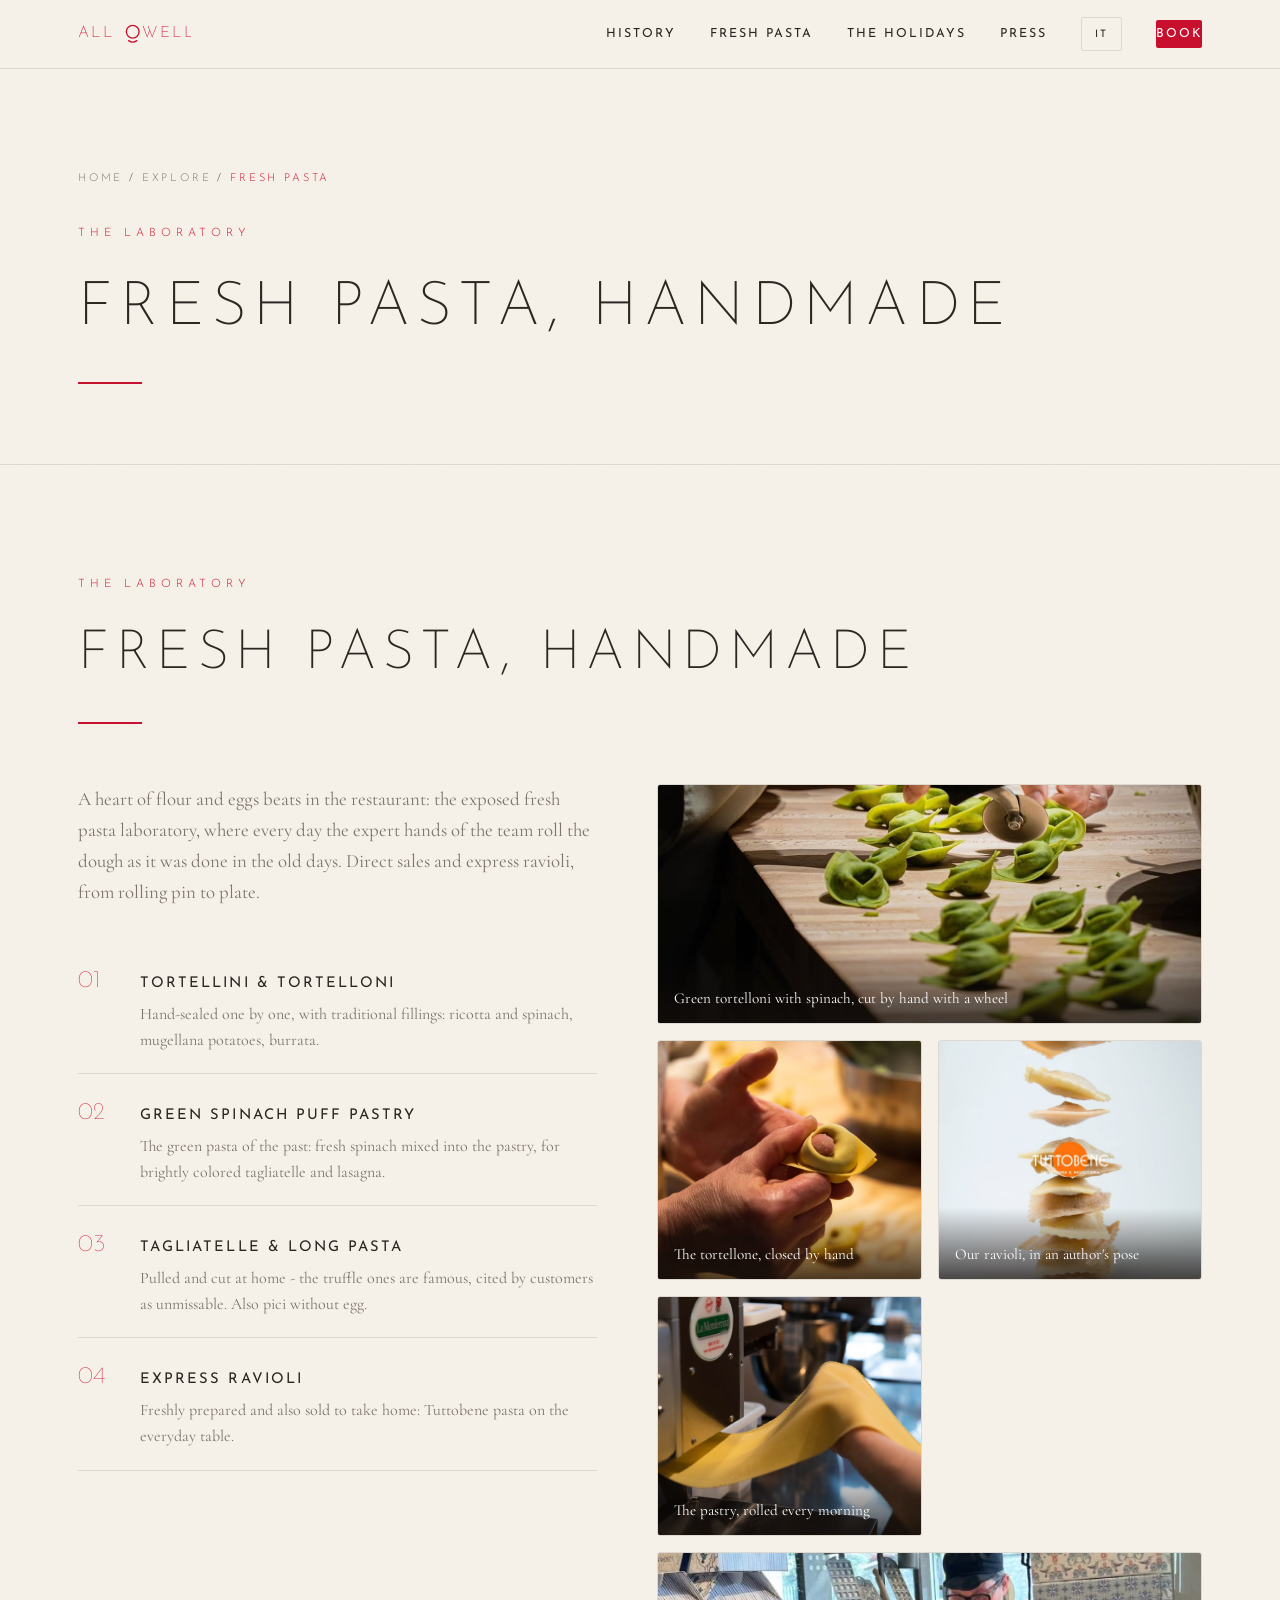
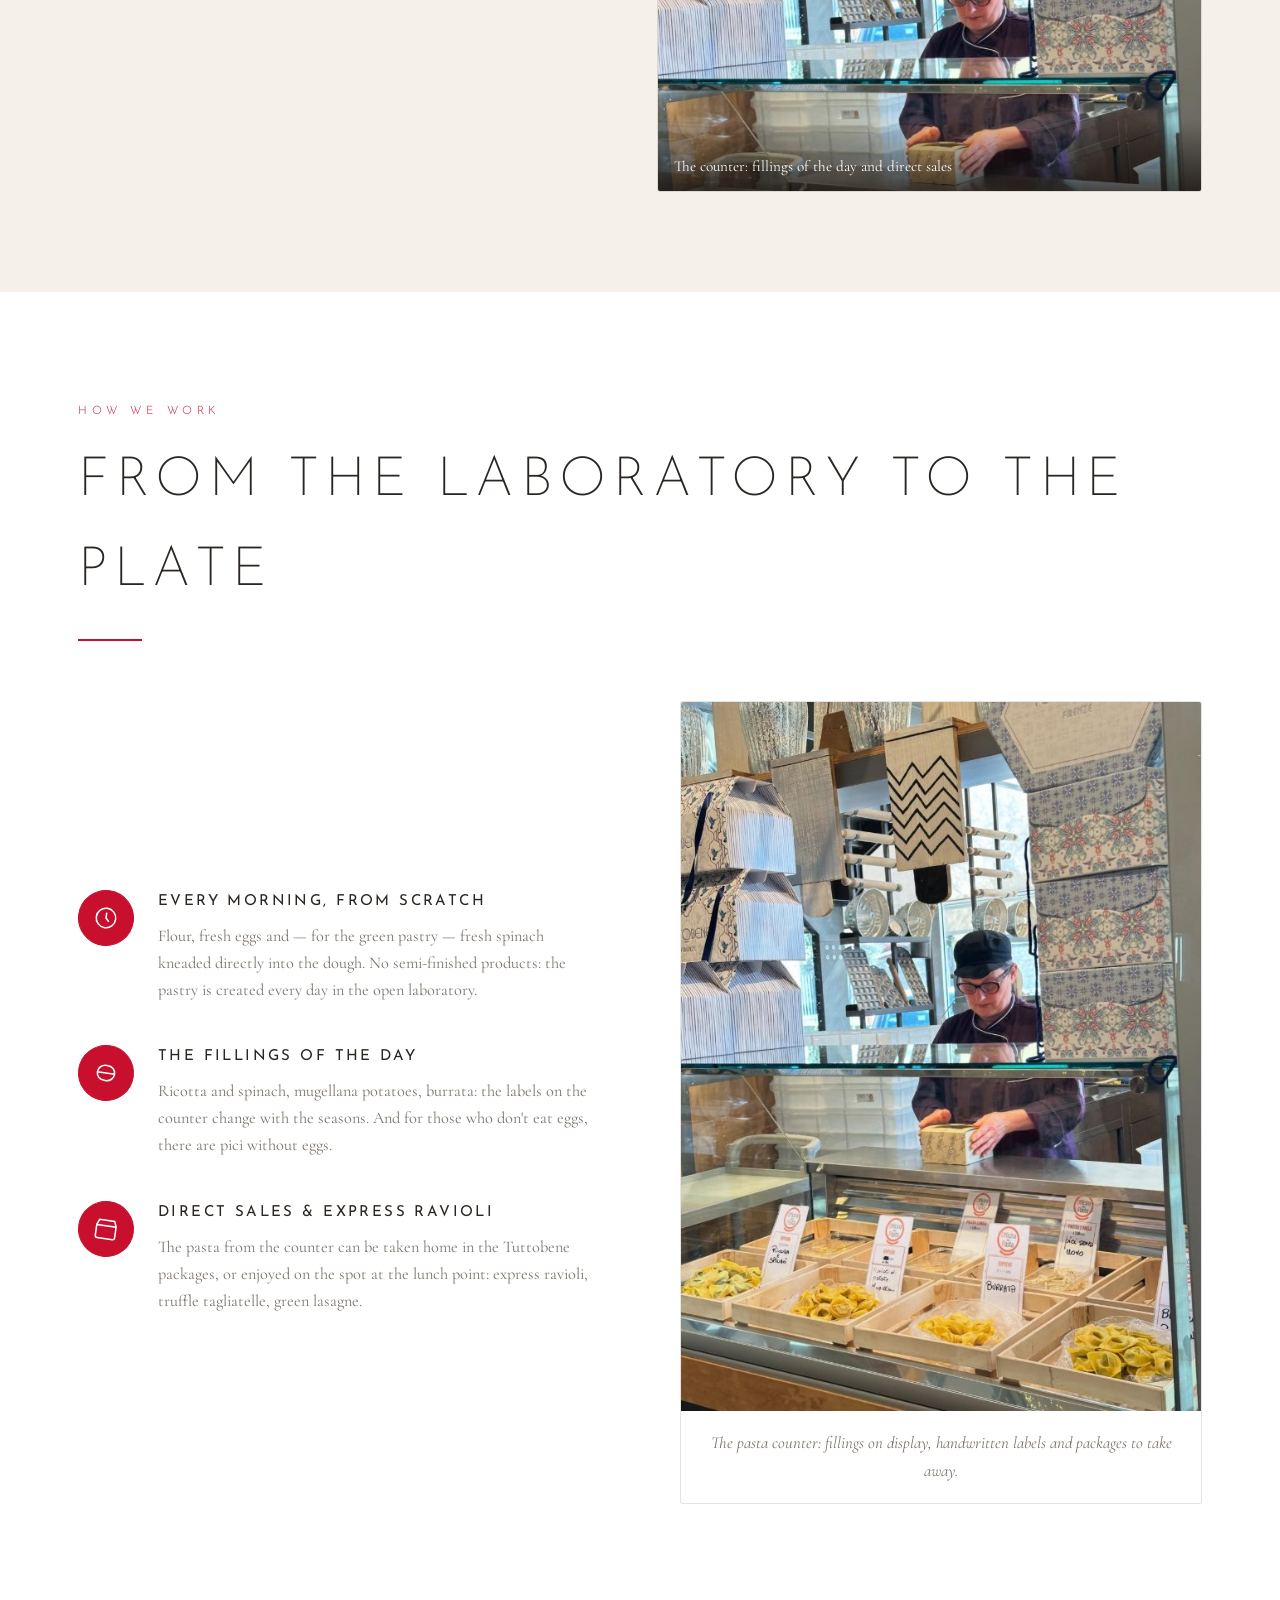
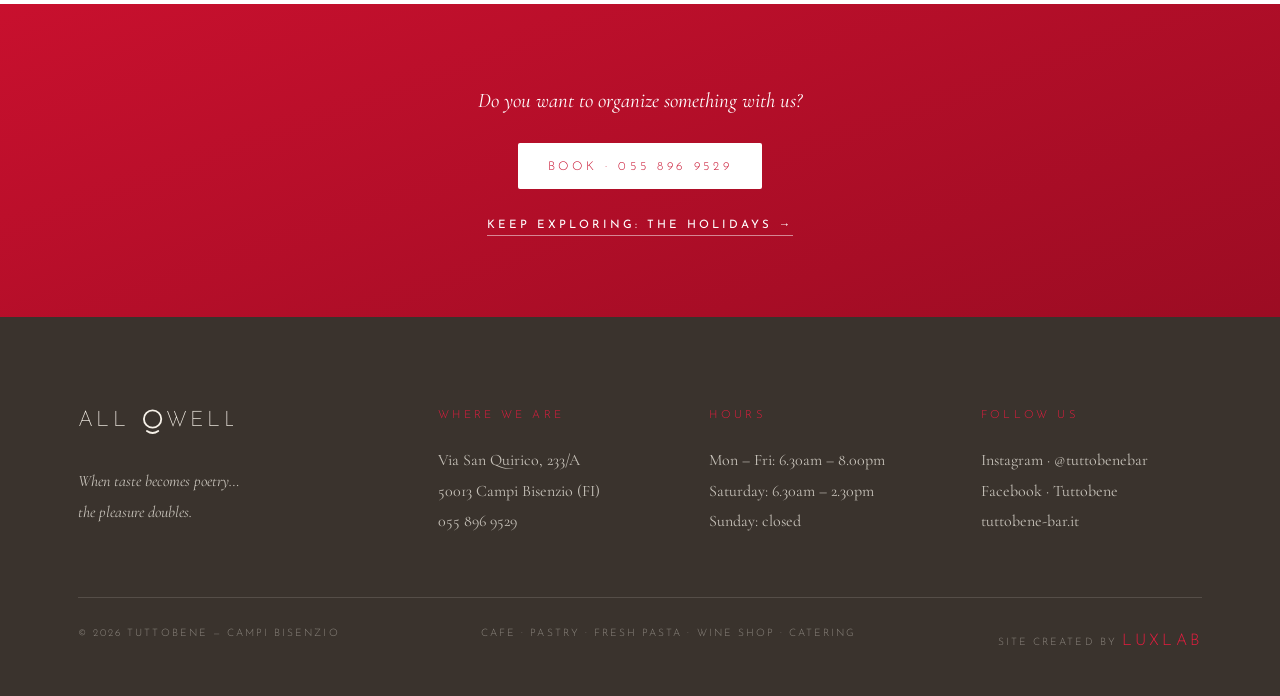
<file: en/pasta.html>
<!DOCTYPE html>

<html lang="en">
<head>
<meta charset="utf-8"/>
<meta content="width=device-width, initial-scale=1.0, maximum-scale=1.0, user-scalable=no" name="viewport"/>
<title>Fresh Pasta — Tuttobene Campi Bisenzio</title>
<link href="https://fonts.googleapis.com" rel="preconnect"/>
<link crossorigin="" href="https://fonts.gstatic.com" rel="preconnect"/>
<link href="https://fonts.googleapis.com/css2?family=Josefin+Sans:wght@100;200;300;400;600&amp;family=Cormorant+Garamond:ital,wght@0,400;0,500;0,600;1,400;1,500&amp;display=swap" rel="stylesheet"/>
<link href="../style.css" rel="stylesheet"/>
</head>
<body>
<div class="progress" id="progress"></div>
<svg height="0" style="position:absolute" width="0">
<defs>
<g id="tb-logo">
<text fill="currentColor" font-family="'Josefin Sans',sans-serif" font-size="64" font-weight="200" letter-spacing="10" x="0" y="58">ALL</text>
<circle cx="223.8" cy="36" fill="none" r="26" stroke="currentColor" stroke-width="5.5"></circle>
<path d="M 206.8 72 Q 223.8 84 240.8 72" fill="none" stroke="currentColor" stroke-linecap="round" stroke-width="5.5"></path>
<text fill="currentColor" font-family="'Josefin Sans',sans-serif" font-size="64" font-weight="200" letter-spacing="10" x="262.8" y="58">WELL</text>
</g>
</defs>
</svg>
<nav id="nav">
<div class="nav-inner">
<a aria-label="Tuttobene" class="nav-logo" href="index.html" style="color:var(--rosso)">
<svg viewbox="0 0 464 90"><use href="#tb-logo"></use></svg>
</a>
<div class="nav-links">
<a href="index.html#storia">History</a>
<a href="pasta.html">Fresh Pasta</a>
<a href="feste.html">The Holidays</a>
<a href="premi.html">Press</a>
<a class="lang-flag" href="../pasta.html" title="Italiano">IT</a>
      <a class="nav-cta" href="index.html#catering">Book</a>
<button aria-label="Apri menu" class="burger" id="burger"><span></span><span></span><span></span></button>
</div>
</div>
</nav>
<div class="mobile-menu" id="mobileMenu">
<button aria-label="Chiudi menu" class="mm-close" id="mmClose">×</button>
<a href="index.html">Home</a>
<a href="index.html#storia">History</a>
<a href="locale.html">The Local</a>
<a href="pasta.html">Fresh Pasta</a>
<a href="feste.html">The Holidays</a>
<a href="premi.html">Awards &amp; Mentions</a>
<a href="index.html#catering">Catering</a>
<a href="../pasta.html">Italiano →</a>
  <a class="mm-cta" href="index.html#catering">Book</a>
</div>
<section class="page-hero">
<div class="wrap">
<div class="breadcrumb"><a href="index.html">Home</a> / <a href="index.html#esplora">Explore</a> / <span>Fresh Pasta</span></div>
<span class="label">The laboratory</span>
<h1>Fresh Pasta, handmade</h1>
<div class="rule"></div>
</div>
</section>
<section id="pasta">
<div class="wrap">
<div class="sec-head reveal">
<span class="label">The laboratory</span>
<h2>Fresh pasta, handmade</h2>
<div class="rule"></div>
</div>
<div class="pasta-grid">
<div class="reveal">
<p style="font-size:1.18rem;color:var(--grigio);max-width:520px">A heart of flour and eggs beats in the restaurant: the exposed fresh pasta laboratory, where every day the expert hands of the team roll the dough as it was done in the old days. Direct sales and express ravioli, from rolling pin to plate.</p>
<ul class="pasta-list">
<li><span class="n">01</span><div><h3>Tortellini &amp; Tortelloni</h3><p>Hand-sealed one by one, with traditional fillings: ricotta and spinach, mugellana potatoes, burrata.</p></div></li>
<li><span class="n">02</span><div><h3>Green spinach puff pastry</h3><p>The green pasta of the past: fresh spinach mixed into the pastry, for brightly colored tagliatelle and lasagna.</p></div></li>
<li><span class="n">03</span><div><h3>Tagliatelle &amp; long pasta</h3><p>Pulled and cut at home - the truffle ones are famous, cited by customers as unmissable. Also pici without egg.</p></div></li>
<li><span class="n">04</span><div><h3>Express ravioli</h3><p>Freshly prepared and also sold to take home: Tuttobene pasta on the everyday table.</p></div></li>
</ul>
</div>
<div class="pasta-photos reveal">
<figure class="pp big"><img alt="Green tortelloni with spinach cut by hand with a wheel" loading="lazy" src="../img/tortelloni-verdi.jpg"/><figcaption>Green tortelloni with spinach, cut by hand with a wheel</figcaption></figure>
<figure class="pp"><img alt="Tortellone closed by hand in the laboratory" loading="lazy" src="../img/tortellone-mani.jpg"/><figcaption>The tortellone, closed by hand</figcaption></figure>
<figure class="pp"><img alt="The Tuttobene ravioli balanced with the logo" loading="lazy" src="../img/pasta-tuttobene-art.jpg"/><figcaption>Our ravioli, in an author's pose</figcaption></figure>
<figure class="pp"><img alt="The freshly rolled pastry" loading="lazy" src="../img/sfoglia-macchina.png"/><figcaption>The pastry, rolled every morning</figcaption></figure>
<figure class="pp big"><img alt="The fresh pasta counter with the fillings of the day" loading="lazy" src="../img/banco-pasta.png"/><figcaption>The counter: fillings of the day and direct sales</figcaption></figure>
</div>
</div>
</div>
</section>
<section style="background:var(--bianco)">
<div class="wrap">
<div class="sec-head reveal">
<span class="label">How we work</span>
<h2>From the laboratory to the plate</h2>
<div class="rule"></div>
</div>
<div class="craft-grid">
<div>
<div class="craft-item reveal">
<div class="craft-ico"><svg viewbox="0 0 24 24"><circle cx="12" cy="12" r="9"></circle><path d="M12 7v5l3 3"></path></svg></div>
<div>
<h3>Every morning, from scratch</h3>
<p>Flour, fresh eggs and — for the green pastry — fresh spinach kneaded directly into the dough. No semi-finished products: the pastry is created every day in the open laboratory.</p>
</div>
</div>
<div class="craft-item reveal">
<div class="craft-ico"><svg viewbox="0 0 24 24"><path d="M4 12h16M4 12c0-4 3-7 8-7s8 3 8 7M4 12c0 4 3 7 8 7s8-3 8-7"></path></svg></div>
<div>
<h3>The fillings of the day</h3>
<p>Ricotta and spinach, mugellana potatoes, burrata: the labels on the counter change with the seasons. And for those who don't eat eggs, there are pici without eggs.</p>
</div>
</div>
<div class="craft-item reveal">
<div class="craft-ico"><svg viewbox="0 0 24 24"><path d="M3 9h18v10a2 2 0 0 1-2 2H5a2 2 0 0 1-2-2V9zM3 9l2-5h14l2 5"></path></svg></div>
<div>
<h3>Direct sales &amp; express ravioli</h3>
<p>The pasta from the counter can be taken home in the Tuttobene packages, or enjoyed on the spot at the lunch point: express ravioli, truffle tagliatelle, green lasagne.</p>
</div>
</div>
</div>
<figure class="arte-photo reveal">
<img alt="The fresh pasta counter with the fillings of the day and packages" loading="lazy" src="../img/banco-pasta.png"/>
<figcaption>The pasta counter: fillings on display, handwritten labels and packages to take away.</figcaption>
</figure>
</div>
</div>
</section>
<section style="background:linear-gradient(160deg,var(--rosso) 0%, #9c0c23 100%);padding:80px 0;text-align:center">
<div class="wrap">
<p style="color:#fff;font-size:1.3rem;font-style:italic;margin-bottom:30px">Do you want to organize something with us?</p>
<a class="cat-cta" href="index.html#prenota" style="background:#fff;color:var(--rosso)">Book · 055 896 9529</a>
    <div style="margin-top:26px"><a href="feste.html" style="color:#fff;font-family:'Josefin Sans',sans-serif;font-size:.72rem;letter-spacing:.26em;text-transform:uppercase;text-decoration:none;border-bottom:1px solid rgba(255,255,255,.5);padding-bottom:4px">Keep exploring: The Holidays →</a></div>
</div>
</section>
<footer>
<div class="wrap">
<div class="foot-grid">
<div>
<div class="foot-logo" style="color:#F6F1E8">
<svg viewbox="0 0 464 90"><use href="#tb-logo"></use></svg>
</div>
<p style="font-style:italic">When taste becomes poetry…<br/>the pleasure doubles.</p>
</div>
<div>
<h4>Where we are</h4>
<p>Via San Quirico, 233/A<br/>50013 Campi Bisenzio (FI)</p>
<p><a href="tel:+390558969529">055 896 9529</a></p>
</div>
<div>
<h4>Hours</h4>
<p>Mon – Fri: 6.30am – 8.00pm<br/>Saturday: 6.30am – 2.30pm<br/>Sunday: closed</p>
</div>
<div>
<h4>Follow us</h4>
<p><a href="https://www.instagram.com/tuttobenebar/" rel="noopener" target="_blank">Instagram · @tuttobenebar</a><br/>
<a href="https://www.facebook.com/tuttobenebar/" rel="noopener" target="_blank">Facebook · Tuttobene</a><br/>
<a href="https://www.tuttobene-bar.it" rel="noopener" target="_blank">tuttobene-bar.it</a></p>
</div>
</div>
<div class="foot-bottom">
<span>© 2026 Tuttobene — Campi Bisenzio</span>
<span>Cafe · Pastry · Fresh Pasta · Wine shop · Catering</span>
<span>Site created by <a href="https://luxlab.it" rel="noopener" class="lux-pulse" style="color:var(--rosso-vivo);text-decoration:none;letter-spacing:.2em" target="_blank">LUXLAB</a></span>
</div>
</div>
</footer>
<script src="../script.js"></script>
</body>
</html>
</file>
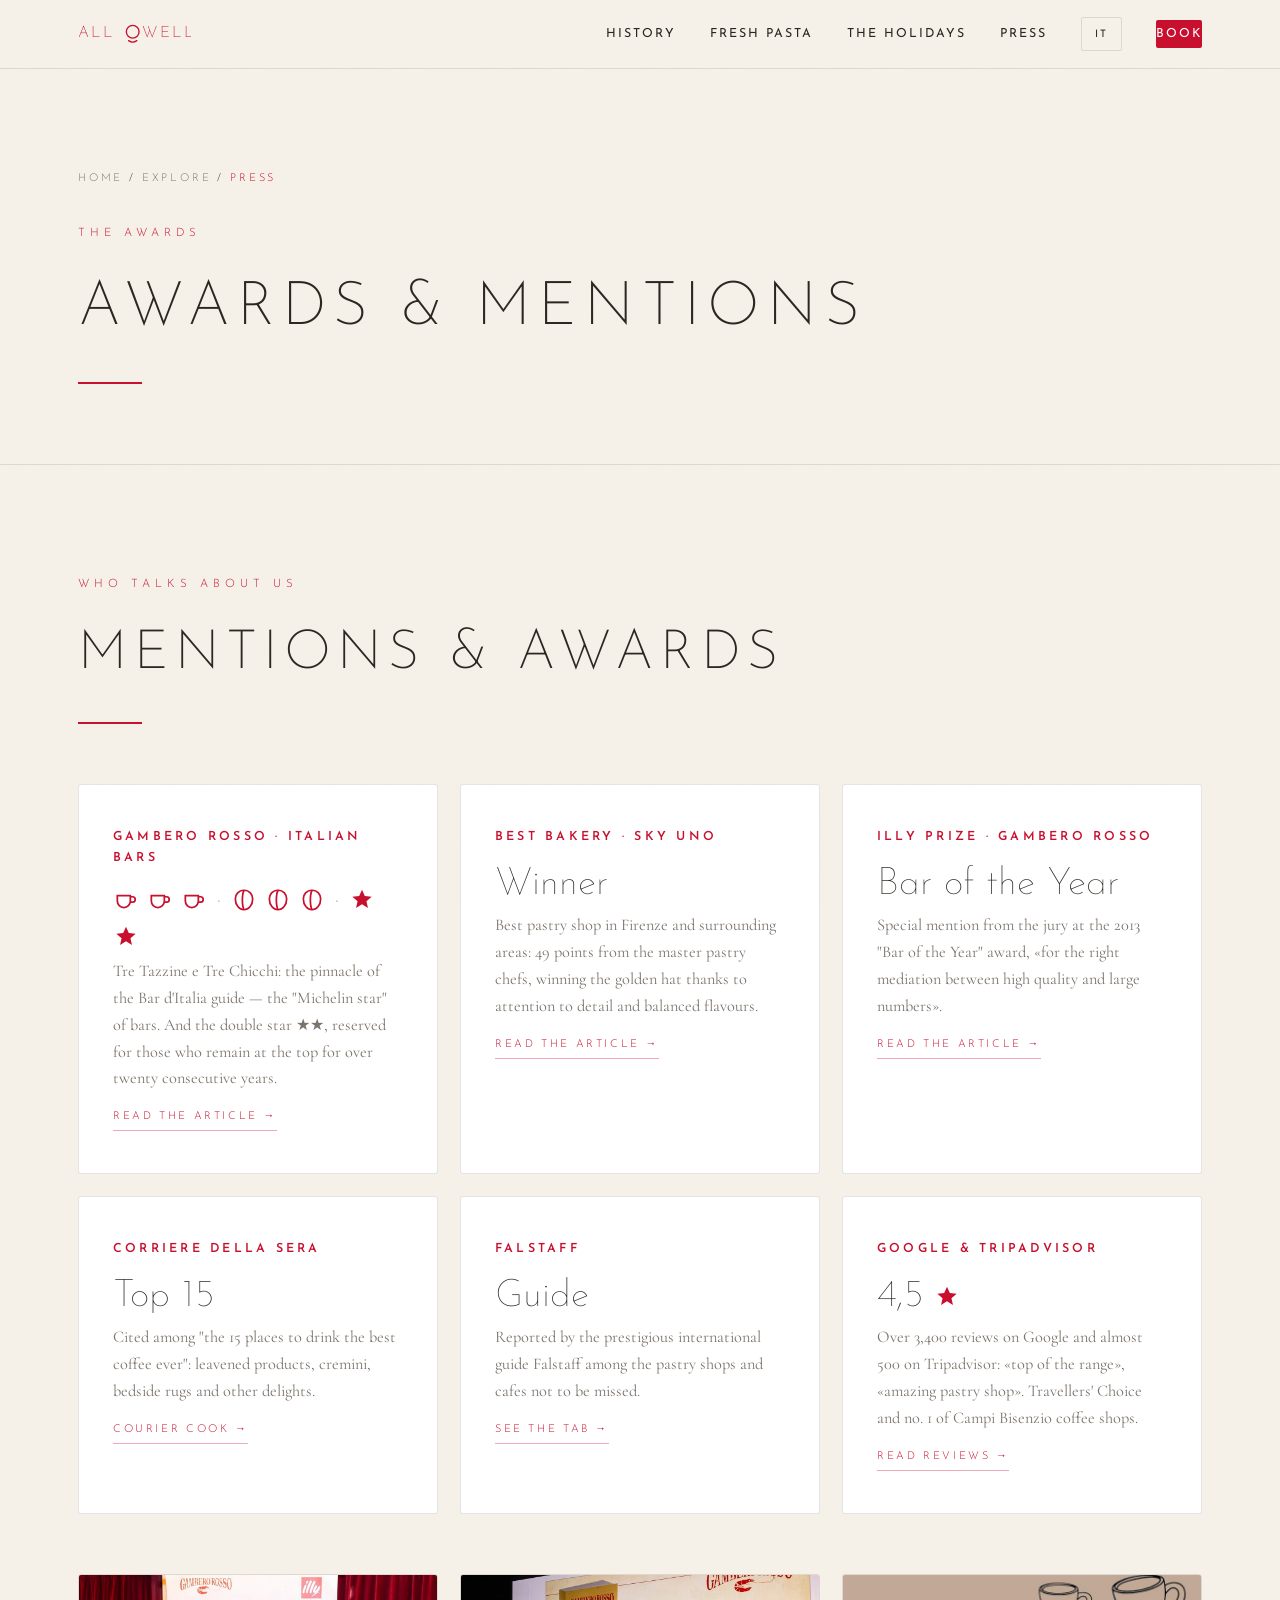
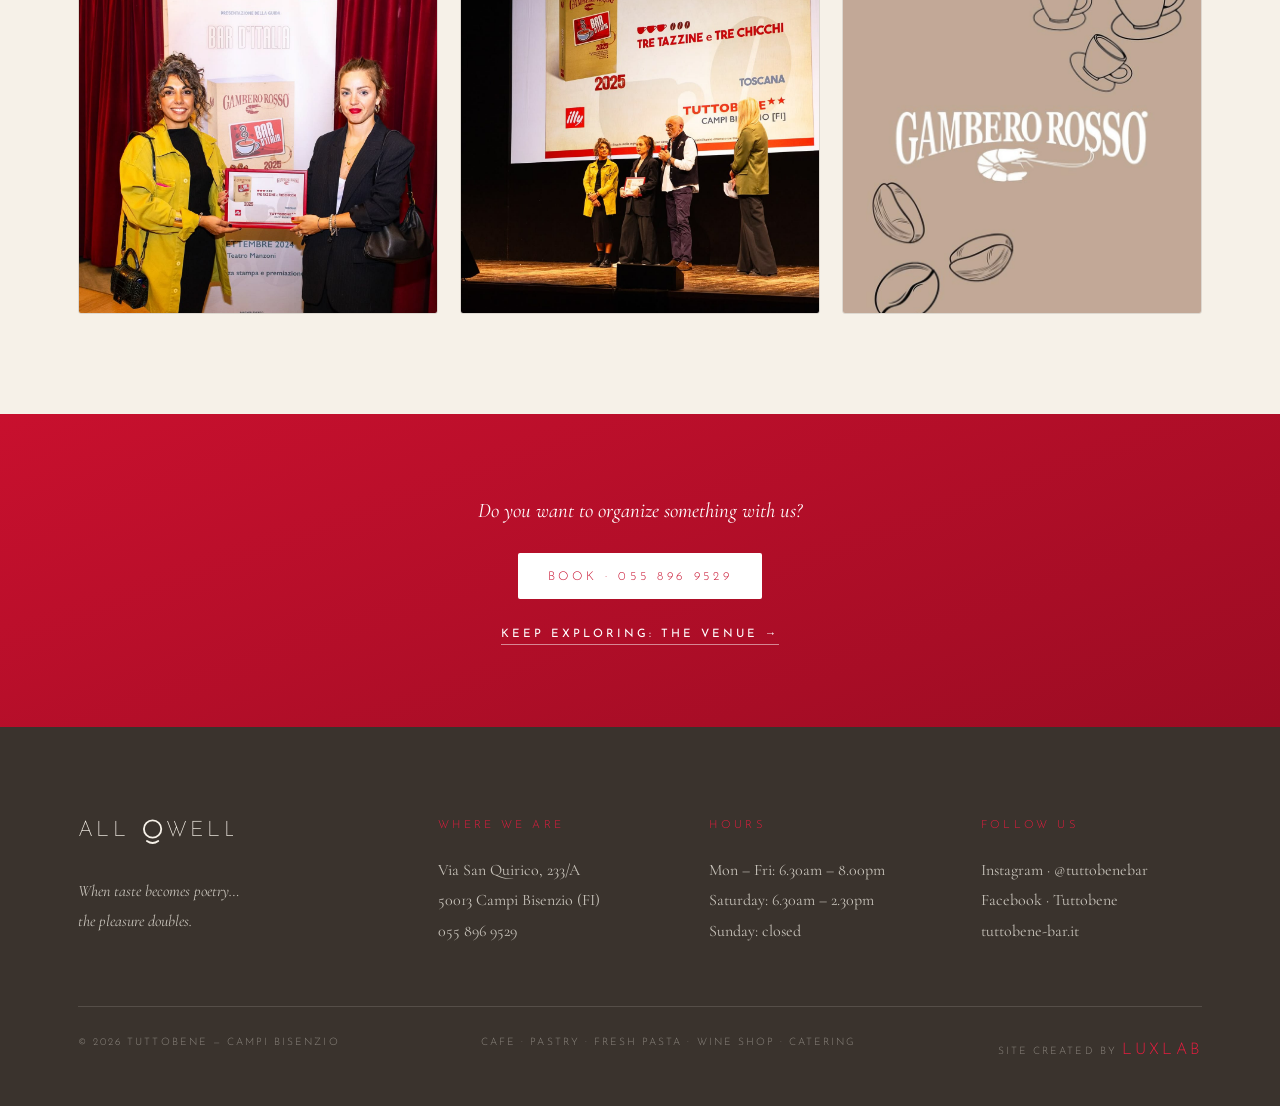
<file: en/premi.html>
<!DOCTYPE html>

<html lang="en">
<head>
<meta charset="utf-8"/>
<meta content="width=device-width, initial-scale=1.0, maximum-scale=1.0, user-scalable=no" name="viewport"/>
<title>Awards &amp; Mentions — Tuttobene Campi Bisenzio</title>
<link href="https://fonts.googleapis.com" rel="preconnect"/>
<link crossorigin="" href="https://fonts.gstatic.com" rel="preconnect"/>
<link href="https://fonts.googleapis.com/css2?family=Josefin+Sans:wght@100;200;300;400;600&amp;family=Cormorant+Garamond:ital,wght@0,400;0,500;0,600;1,400;1,500&amp;display=swap" rel="stylesheet"/>
<link href="../style.css" rel="stylesheet"/>
</head>
<body>
<div class="progress" id="progress"></div>
<svg height="0" style="position:absolute" width="0">
<defs>
<g id="tb-logo">
<text fill="currentColor" font-family="'Josefin Sans',sans-serif" font-size="64" font-weight="200" letter-spacing="10" x="0" y="58">ALL</text>
<circle cx="223.8" cy="36" fill="none" r="26" stroke="currentColor" stroke-width="5.5"></circle>
<path d="M 206.8 72 Q 223.8 84 240.8 72" fill="none" stroke="currentColor" stroke-linecap="round" stroke-width="5.5"></path>
<text fill="currentColor" font-family="'Josefin Sans',sans-serif" font-size="64" font-weight="200" letter-spacing="10" x="262.8" y="58">WELL</text>
</g>
</defs>
</svg>
<nav id="nav">
<div class="nav-inner">
<a aria-label="Tuttobene" class="nav-logo" href="index.html" style="color:var(--rosso)">
<svg viewbox="0 0 464 90"><use href="#tb-logo"></use></svg>
</a>
<div class="nav-links">
<a href="index.html#storia">History</a>
<a href="pasta.html">Fresh Pasta</a>
<a href="feste.html">The Holidays</a>
<a href="premi.html">Press</a>
<a class="lang-flag" href="../premi.html" title="Italiano">IT</a>
      <a class="nav-cta" href="index.html#catering">Book</a>
<button aria-label="Apri menu" class="burger" id="burger"><span></span><span></span><span></span></button>
</div>
</div>
</nav>
<div class="mobile-menu" id="mobileMenu">
<button aria-label="Chiudi menu" class="mm-close" id="mmClose">×</button>
<a href="index.html">Home</a>
<a href="index.html#storia">History</a>
<a href="locale.html">The Local</a>
<a href="pasta.html">Fresh Pasta</a>
<a href="feste.html">The Holidays</a>
<a href="premi.html">Awards &amp; Mentions</a>
<a href="index.html#catering">Catering</a>
<a href="../premi.html">Italiano →</a>
  <a class="mm-cta" href="index.html#catering">Book</a>
</div>
<section class="page-hero">
<div class="wrap">
<div class="breadcrumb"><a href="index.html">Home</a> / <a href="index.html#esplora">Explore</a> / <span>Press</span></div>
<span class="label">The awards</span>
<h1>Awards &amp; Mentions</h1>
<div class="rule"></div>
</div>
</section>
<section id="menzioni" style="background:var(--beige)">
<div class="wrap">
<div class="sec-head reveal">
<span class="label">Who talks about us</span>
<h2>Mentions &amp; Awards</h2>
<div class="rule"></div>
</div>
<div class="press-grid stagger">
<div class="press-card tilt">
<div class="src">Gambero Rosso · Italian bars</div>
<div class="chicchi">
<svg class="ico-svg" viewbox="0 0 24 24"><path d="M4 8h12v5a6 6 0 0 1-12 0V8z" fill="none" stroke="currentColor" stroke-width="1.6"></path><path d="M16 9h2a2.5 2.5 0 0 1 0 5h-2" fill="none" stroke="currentColor" stroke-width="1.6"></path></svg>
<svg class="ico-svg" viewbox="0 0 24 24"><path d="M4 8h12v5a6 6 0 0 1-12 0V8z" fill="none" stroke="currentColor" stroke-width="1.6"></path><path d="M16 9h2a2.5 2.5 0 0 1 0 5h-2" fill="none" stroke="currentColor" stroke-width="1.6"></path></svg>
<svg class="ico-svg" viewbox="0 0 24 24"><path d="M4 8h12v5a6 6 0 0 1-12 0V8z" fill="none" stroke="currentColor" stroke-width="1.6"></path><path d="M16 9h2a2.5 2.5 0 0 1 0 5h-2" fill="none" stroke="currentColor" stroke-width="1.6"></path></svg>
<span class="sep">·</span>
<svg class="ico-svg" viewbox="0 0 24 24"><path d="M12 3C7 3 4 7 4 11c0 6 4 10 8 10s8-4 8-10c0-4-3-8-8-8z" fill="none" stroke="currentColor" stroke-width="1.6"></path><path d="M12 3c-2 4-2 14 0 18" fill="none" stroke="currentColor" stroke-width="1.6"></path></svg>
<svg class="ico-svg" viewbox="0 0 24 24"><path d="M12 3C7 3 4 7 4 11c0 6 4 10 8 10s8-4 8-10c0-4-3-8-8-8z" fill="none" stroke="currentColor" stroke-width="1.6"></path><path d="M12 3c-2 4-2 14 0 18" fill="none" stroke="currentColor" stroke-width="1.6"></path></svg>
<svg class="ico-svg" viewbox="0 0 24 24"><path d="M12 3C7 3 4 7 4 11c0 6 4 10 8 10s8-4 8-10c0-4-3-8-8-8z" fill="none" stroke="currentColor" stroke-width="1.6"></path><path d="M12 3c-2 4-2 14 0 18" fill="none" stroke="currentColor" stroke-width="1.6"></path></svg>
<span class="sep">·</span>
<svg class="ico-svg" viewbox="0 0 24 24"><path d="M12 2.5l2.6 5.8 6.3.6-4.8 4.2 1.4 6.2L12 16l-5.5 3.3 1.4-6.2-4.8-4.2 6.3-.6L12 2.5z" fill="currentColor"></path></svg>
<svg class="ico-svg" viewbox="0 0 24 24"><path d="M12 2.5l2.6 5.8 6.3.6-4.8 4.2 1.4 6.2L12 16l-5.5 3.3 1.4-6.2-4.8-4.2 6.3-.6L12 2.5z" fill="currentColor"></path></svg>
</div>
<p>Tre Tazzine e Tre Chicchi: the pinnacle of the Bar d'Italia guide — the "Michelin star" of bars. And the double star ★★, reserved for those who remain at the top for over twenty consecutive years.</p>
<a class="src-link" href="https://www.intoscana.it/it/guida-bar-ditalia-i-quattro-locali-in-toscana-dove-il-caffe-e-al-top/" rel="noopener" target="_blank">Read the article →</a>
</div>
<div class="press-card tilt">
<div class="src">Best Bakery · Sky Uno</div>
<div class="big">Winner</div>
<p>Best pastry shop in Firenze and surrounding areas: 49 points from the master pastry chefs, winning the golden hat thanks to attention to detail and balanced flavours.</p>
<a class="src-link" href="https://www.firenzetoday.it/social/best-bakery-firenze-vince-tuttobene.html" rel="noopener" target="_blank">Read the article →</a>
</div>
<div class="press-card tilt">
<div class="src">Illy Prize · Gambero Rosso</div>
<div class="big">Bar of the Year</div>
<p>Special mention from the jury at the 2013 "Bar of the Year" award, «for the right mediation between high quality and large numbers».</p>
<a class="src-link" href="https://www.piananotizie.it/campi-bisenzio-tuttobene-riceve-la-menzione-speciale-del-premio-bar-dellanno/" rel="noopener" target="_blank">Read the article →</a>
</div>
<div class="press-card tilt">
<div class="src">Corriere della Sera</div>
<div class="big">Top 15</div>
<p>Cited among "the 15 places to drink the best coffee ever": leavened products, cremini, bedside rugs and other delights.</p>
<a class="src-link" href="https://www.corriere.it/cook/" rel="noopener" target="_blank">Courier Cook →</a>
</div>
<div class="press-card tilt">
<div class="src">Falstaff</div>
<div class="big">Guide</div>
<p>Reported by the prestigious international guide Falstaff among the pastry shops and cafes not to be missed.</p>
<a class="src-link" href="https://www.falstaff.com/it/pasticcerie/tuttobene" rel="noopener" target="_blank">See the tab →</a>
</div>
<div class="press-card tilt">
<div class="src">Google &amp; Tripadvisor</div>
<div class="big" style="display:flex;align-items:center;gap:10px">4,5 <svg height="26" style="color:var(--rosso)" viewbox="0 0 24 24" width="26"><path d="M12 2.5l2.6 5.8 6.3.6-4.8 4.2 1.4 6.2L12 16l-5.5 3.3 1.4-6.2-4.8-4.2 6.3-.6L12 2.5z" fill="currentColor"></path></svg></div>
<p>Over 3,400 reviews on Google and almost 500 on Tripadvisor: «top of the range», «amazing pastry shop». Travellers' Choice and no. 1 of Campi Bisenzio coffee shops.</p>
<a class="src-link" href="https://www.tripadvisor.it/Restaurant_Review-g676808-d2459313-Reviews-Bar_Pasticceria_Tuttobene-Campi_Bisenzio_Tuscany.html" rel="noopener" target="_blank">Read reviews →</a>
</div>
</div>
<div class="cat-grid stagger" style="margin-top:60px;grid-auto-rows:340px">
<figure class="cat-item">
<img alt="The presentation of the Tre Tazzine e Tre Chicchi plaque at the presentation of the Bar d'Italia guide" loading="lazy" src="../img/premiazione-targa.jpg" style="object-position:center 30%"/>
<figcaption><span>★</span> The Tre Tazzine e Tre Chicchi plate delivered to the Teatro Manzoni in Milan</figcaption>
</figure>
<figure class="cat-item">
<img alt="The Gambero Rosso awards ceremony stage with Tuttobene double star on the giant screen" loading="lazy" src="../img/premiazione-palco.jpg"/>
<figcaption><span>★★</span> On the stage of the Gambero Rosso: TUTTOBENE with the double star, the only one of the Toscana</figcaption>
</figure>
<figure class="cat-item">
<img alt="Graphic Gambero Rosso with cups and coffee beans" loading="lazy" src="../img/gambero-grafica.jpg"/>
<figcaption><span>☕</span> Cups and beans: the symbols of the excellence of Italian bars</figcaption>
</figure>
</div>
</div>
</section>
<section style="background:linear-gradient(160deg,var(--rosso) 0%, #9c0c23 100%);padding:80px 0;text-align:center">
<div class="wrap">
<p style="color:#fff;font-size:1.3rem;font-style:italic;margin-bottom:30px">Do you want to organize something with us?</p>
<a class="cat-cta" href="index.html#prenota" style="background:#fff;color:var(--rosso)">Book · 055 896 9529</a>
    <div style="margin-top:26px"><a href="locale.html" style="color:#fff;font-family:'Josefin Sans',sans-serif;font-size:.72rem;letter-spacing:.26em;text-transform:uppercase;text-decoration:none;border-bottom:1px solid rgba(255,255,255,.5);padding-bottom:4px">Keep exploring: The Venue →</a></div>
</div>
</section>
<footer>
<div class="wrap">
<div class="foot-grid">
<div>
<div class="foot-logo" style="color:#F6F1E8">
<svg viewbox="0 0 464 90"><use href="#tb-logo"></use></svg>
</div>
<p style="font-style:italic">When taste becomes poetry…<br/>the pleasure doubles.</p>
</div>
<div>
<h4>Where we are</h4>
<p>Via San Quirico, 233/A<br/>50013 Campi Bisenzio (FI)</p>
<p><a href="tel:+390558969529">055 896 9529</a></p>
</div>
<div>
<h4>Hours</h4>
<p>Mon – Fri: 6.30am – 8.00pm<br/>Saturday: 6.30am – 2.30pm<br/>Sunday: closed</p>
</div>
<div>
<h4>Follow us</h4>
<p><a href="https://www.instagram.com/tuttobenebar/" rel="noopener" target="_blank">Instagram · @tuttobenebar</a><br/>
<a href="https://www.facebook.com/tuttobenebar/" rel="noopener" target="_blank">Facebook · Tuttobene</a><br/>
<a href="https://www.tuttobene-bar.it" rel="noopener" target="_blank">tuttobene-bar.it</a></p>
</div>
</div>
<div class="foot-bottom">
<span>© 2026 Tuttobene — Campi Bisenzio</span>
<span>Cafe · Pastry · Fresh Pasta · Wine shop · Catering</span>
<span>Site created by <a href="https://luxlab.it" rel="noopener" class="lux-pulse" style="color:var(--rosso-vivo);text-decoration:none;letter-spacing:.2em" target="_blank">LUXLAB</a></span>
</div>
</div>
</footer>
<script src="../script.js"></script>
</body>
</html>
</file>
<file: style.css>
:root{
    --rosso:#C8102E; --rosso-vivo:#E81C3F;
    --beige:#F6F1E8; --beige2:#EFE8DB; --bianco:#FFFFFF;
    --testo:#2B2622; --grigio:#7C746B; --grigio-chiaro:#B9B1A7;
    --bordo:rgba(43,38,34,.12);
  }
  *{margin:0;padding:0;box-sizing:border-box}
  html{scroll-behavior:smooth}
  body{
    font-family:'Cormorant Garamond',serif;background:var(--beige);color:var(--testo);
    font-size:19px;line-height:1.65;-webkit-font-smoothing:antialiased;overflow-x:hidden;
  }
    h1,h2,h3,.sans{font-family:'Josefin Sans',sans-serif}
  .label{font-family:'Josefin Sans',sans-serif;font-weight:300;letter-spacing:.42em;text-transform:uppercase;font-size:.72rem;color:var(--rosso)}
  .wrap{max-width:1180px;margin:0 auto;padding:0 28px}
  ::selection{background:var(--rosso);color:var(--bianco)}


  .progress{position:fixed;top:0;left:0;height:3px;background:var(--rosso);z-index:1001;width:0%}

  body::after{
    content:"";position:fixed;inset:0;pointer-events:none;z-index:5;opacity:.5;
    background-image:url("data:image/svg+xml,%3Csvg xmlns='http://www.w3.org/2000/svg' width='160' height='160'%3E%3Cfilter id='n'%3E%3CfeTurbulence type='fractalNoise' baseFrequency='0.85' numOctaves='2'/%3E%3C/filter%3E%3Crect width='160' height='160' filter='url(%23n)' opacity='0.03'/%3E%3C/svg%3E");
  }

  nav{position:fixed;top:0;left:0;right:0;z-index:100;background:rgba(246,241,232,.82);backdrop-filter:blur(16px);border-bottom:1px solid var(--bordo);transition:transform .4s}
  nav.hidden{transform:translateY(-100%)}
  .nav-inner{display:flex;align-items:center;justify-content:space-between;height:68px;max-width:1180px;margin:0 auto;padding:0 28px}
  .nav-logo svg{height:22px;display:block}
  .nav-links{display:flex;gap:34px;align-items:center}
  .nav-links a{font-family:'Josefin Sans',sans-serif;font-weight:400;font-size:.78rem;letter-spacing:.16em;text-transform:uppercase;color:var(--testo);text-decoration:none;position:relative;padding:4px 0;transition:color .3s}
  .nav-links a::after{content:"";position:absolute;left:0;bottom:0;width:0;height:1px;background:var(--rosso);transition:width .35s}
  .nav-links a:hover::after{width:100%}
  .nav-links a:hover{color:var(--rosso)}
  .nav-cta{background:var(--rosso)!important;color:var(--bianco)!important;padding:12px 22px 10px;border-radius:2px;transition:background .3s,box-shadow .3s!important}
  .nav-cta:hover{background:var(--rosso-vivo)!important;box-shadow:0 8px 26px -8px rgba(200,16,46,.55)}
  .nav-cta::after{display:none}

  @media(max-width:680px){.nav-links a:not(.nav-cta){display:none}}

  header{min-height:calc(100vh - 79px);display:flex;flex-direction:column;justify-content:center;position:relative;overflow:hidden;background:var(--beige)}
  .hero-glow{position:absolute;width:1100px;height:1100px;border-radius:50%;background:radial-gradient(circle, rgba(200,16,46,.09), transparent 60%);top:-420px;left:50%;transform:translateX(-50%);animation:breathe 7s ease-in-out infinite}
  @keyframes breathe{0%,100%{opacity:.7;transform:translateX(-50%) scale(1)}50%{opacity:1;transform:translateX(-50%) scale(1.08)}}
  .hero-ring{position:absolute;border:1px solid rgba(43,38,34,.07);border-radius:50%;top:50%;left:50%;transform:translate(-50%,-50%);animation:spin 60s linear infinite}
  .hero-ring.r1{width:60vmin;height:60vmin}
  .hero-ring.r2{width:84vmin;height:84vmin;animation-duration:90s;animation-direction:reverse}
  @keyframes spin{to{transform:translate(-50%,-50%) rotate(360deg)}}
  .hero-ring::before{content:"";position:absolute;top:-4px;left:50%;width:7px;height:7px;border-radius:50%;background:var(--rosso)}
  .hero-inner{position:relative;z-index:3;text-align:center;padding:90px 28px 40px;perspective:900px}
  .hero-logo{max-width:780px;width:94%;margin:0 auto 4px;color:var(--rosso);animation:heroIn 1.4s cubic-bezier(.16,1,.3,1) .2s both;transform-style:preserve-3d;will-change:transform}
  @keyframes heroIn{from{opacity:0;transform:translateY(50px) rotateX(18deg)}to{opacity:1;transform:none}}
  .hero-motto{font-style:italic;font-size:clamp(1.4rem,3vw,2.05rem);color:var(--testo);animation:fadeUp 1.2s .9s both}
  .hero-motto em{color:var(--rosso);font-style:italic}
  .hero-sub{margin-top:18px;font-family:'Josefin Sans',sans-serif;font-weight:300;letter-spacing:.34em;text-transform:uppercase;font-size:.76rem;color:var(--grigio);animation:fadeUp 1.2s 1.1s both}
  .hero-badges{display:flex;gap:14px;justify-content:center;flex-wrap:wrap;margin-top:48px;animation:fadeUp 1.2s 1.3s both}
  .badge{border:1px solid var(--bordo);background:var(--bianco);padding:14px 22px 12px;border-radius:2px;font-family:'Josefin Sans',sans-serif;font-weight:300;font-size:.7rem;letter-spacing:.18em;text-transform:uppercase;color:var(--testo);transition:transform .35s,border-color .35s,box-shadow .35s}
  .badge:hover{transform:translateY(-5px);border-color:rgba(200,16,46,.5);box-shadow:0 16px 32px -18px rgba(43,38,34,.3)}
  .badge b{color:var(--rosso);font-weight:600}
  .scroll-hint{display:none;position:absolute;bottom:30px;left:50%;transform:translateX(-50%);z-index:3;width:1px;height:60px;background:linear-gradient(var(--rosso),transparent);animation:pulse 2.2s infinite}
  @keyframes fadeUp{from{opacity:0;transform:translateY(28px)}to{opacity:1;transform:none}}
  @keyframes pulse{0%,100%{opacity:.25}50%{opacity:1}}

  .marquee{overflow:hidden;border-top:1px solid var(--bordo);border-bottom:1px solid var(--bordo);background:var(--bianco);padding:22px 0;position:relative;z-index:2}
  .marquee-track{display:flex;width:max-content;animation:scrollX 30s linear infinite}
  .marquee:hover .marquee-track{animation-play-state:paused}
  .marquee span{font-family:'Josefin Sans',sans-serif;font-weight:200;font-size:1.5rem;letter-spacing:.4em;text-transform:uppercase;white-space:nowrap;padding:0 34px;color:var(--testo)}
  .marquee span.alt{color:transparent;-webkit-text-stroke:1px rgba(200,16,46,.8)}
  @keyframes scrollX{to{transform:translateX(-50%)}}

  section{padding:100px 0;position:relative}
  .sec-head{margin-bottom:60px}
  .sec-head h2{font-weight:200;font-size:clamp(2rem,4.6vw,3.4rem);letter-spacing:.12em;text-transform:uppercase;margin-top:14px;color:var(--testo)}
  .rule{width:64px;height:2px;background:var(--rosso);margin-top:22px;transform-origin:left;transform:scaleX(0);transition:transform 1s .3s}
  .in .rule{transform:scaleX(1)}

  #storia{background:var(--bianco)}
  .timeline{position:relative;margin-top:20px}
  .timeline::before{content:"";position:absolute;left:9px;top:6px;bottom:6px;width:1px;background:linear-gradient(rgba(200,16,46,.6),rgba(200,16,46,.05))}
  .t-item{position:relative;padding:0 0 58px 56px}
  .t-item:last-child{padding-bottom:0}
  .t-item::before{content:"";position:absolute;left:3px;top:8px;width:13px;height:13px;border-radius:50%;border:1px solid var(--rosso);background:var(--bianco);transition:background .4s,box-shadow .4s}
  .t-item:hover::before{background:var(--rosso);box-shadow:0 0 16px rgba(200,16,46,.45)}
  .t-year{font-family:'Josefin Sans',sans-serif;font-weight:100;font-size:2.5rem;color:var(--rosso);letter-spacing:.06em;line-height:1}
  .t-item h3{font-weight:400;letter-spacing:.2em;text-transform:uppercase;font-size:.92rem;margin:14px 0 12px;color:var(--testo)}
  .t-item p{color:var(--grigio);max-width:640px;font-size:1.08rem}
  .locale-wide{margin:70px 0 0;border:1px solid var(--bordo);border-radius:3px;overflow:hidden}
  .locale-wide img{width:100%;display:block;max-height:520px;object-fit:cover}
  .locale-wide figcaption{padding:16px 22px;font-style:italic;color:var(--grigio);font-size:1.02rem;background:var(--bianco)}
  .quote-block{margin-top:70px;border-left:2px solid var(--rosso);padding:8px 0 8px 36px}
  .quote-block p{font-style:italic;font-size:clamp(1.3rem,2.6vw,1.85rem);max-width:780px;line-height:1.5;color:var(--testo)}
  .quote-block cite{display:block;margin-top:18px;font-style:normal;font-family:'Josefin Sans',sans-serif;font-weight:300;font-size:.72rem;letter-spacing:.3em;text-transform:uppercase;color:var(--rosso)}

  .press-grid{display:grid;grid-template-columns:repeat(auto-fit,minmax(280px,1fr));gap:22px}
  .press-card{background:var(--bianco);border:1px solid var(--bordo);border-radius:3px;padding:42px 34px;position:relative;overflow:hidden;transform-style:preserve-3d;will-change:transform;transition:border-color .4s,box-shadow .4s}
  .press-card::before{content:"";position:absolute;inset:0;opacity:0;transition:opacity .5s;pointer-events:none;background:radial-gradient(560px circle at var(--mx,50%) var(--my,50%), rgba(200,16,46,.08), transparent 45%)}
  .press-card:hover{border-color:rgba(200,16,46,.45);box-shadow:0 30px 56px -32px rgba(43,38,34,.4)}
  .press-card:hover::before{opacity:1}
  .press-card .src{font-family:'Josefin Sans',sans-serif;font-weight:600;font-size:.78rem;letter-spacing:.26em;text-transform:uppercase;color:var(--rosso)}
  .press-card .big{font-family:'Josefin Sans',sans-serif;font-weight:100;font-size:2.4rem;margin:18px 0 8px;line-height:1;color:var(--testo)}
  .press-card p{color:var(--grigio);font-size:1.02rem}
  .src-link{display:inline-block;margin-top:16px;font-family:'Josefin Sans',sans-serif;font-weight:300;font-size:.68rem;letter-spacing:.24em;text-transform:uppercase;color:var(--rosso);text-decoration:none;border-bottom:1px solid rgba(200,16,46,.35);padding-bottom:4px;transition:border-color .3s,color .3s}
  .src-link:hover{color:var(--rosso-vivo);border-color:var(--rosso-vivo)}
  .chicchi{margin:16px 0 8px;display:flex;gap:8px;align-items:center;color:var(--rosso);flex-wrap:wrap}
  .chicchi .sep{color:var(--grigio-chiaro);font-size:1.2rem;margin:0 2px}
  .ico-svg{width:26px;height:26px;display:block}
  .loc-tag{display:inline-block;margin-top:16px;font-family:'Josefin Sans',sans-serif;font-weight:300;font-size:.64rem;letter-spacing:.24em;text-transform:uppercase;color:var(--bianco);background:var(--rosso);padding:7px 13px 5px;border-radius:2px}

  #team{background:var(--beige2)}
  .team-grid{display:grid;grid-template-columns:repeat(auto-fit,minmax(215px,1fr));gap:18px}
  .t-card{background:var(--bianco);border:1px solid var(--bordo);border-radius:3px;padding:28px 22px;text-align:center;transition:border-color .3s}
  .t-card:hover{border-color:rgba(200,16,46,.4)}
  .t-init{width:54px;height:54px;border-radius:50%;border:1px solid var(--rosso);display:flex;align-items:center;justify-content:center;font-family:'Josefin Sans',sans-serif;font-weight:200;font-size:1.05rem;color:var(--rosso);margin:0 auto 16px}
  .t-card h3{font-weight:400;letter-spacing:.1em;text-transform:uppercase;font-size:.92rem;color:var(--testo)}
  .t-role{font-family:'Josefin Sans',sans-serif;font-weight:300;font-size:.62rem;letter-spacing:.22em;text-transform:uppercase;color:var(--rosso);margin:7px 0 12px}
  .t-card p{color:#564f48;font-size:.96rem;line-height:1.6}

  #pasta{background:var(--beige);overflow:hidden}
  .pasta-grid{display:grid;grid-template-columns:1fr 1.05fr;gap:60px;align-items:start}
  @media(max-width:880px){.pasta-grid{grid-template-columns:1fr;gap:44px}}
  .pasta-list{list-style:none;margin-top:34px}
  .pasta-list li{display:flex;align-items:baseline;gap:18px;padding:20px 0;border-bottom:1px solid var(--bordo);transition:padding-left .35s}
  .pasta-list li:hover{padding-left:14px}
  .pasta-list .n{font-family:'Josefin Sans',sans-serif;font-weight:100;font-size:1.5rem;color:var(--rosso);min-width:44px}
  .pasta-list h3{font-weight:400;letter-spacing:.14em;text-transform:uppercase;font-size:.92rem;color:var(--testo);margin-bottom:4px}
  .pasta-list p{color:var(--grigio);font-size:1rem}
  .pasta-photos{display:grid;grid-template-columns:1fr 1fr;grid-auto-rows:240px;gap:16px}
  .pasta-photos .pp{position:relative;overflow:hidden;border-radius:3px;border:1px solid var(--bordo);margin:0}
  .pasta-photos .pp.big{grid-column:span 2}
  .pasta-photos .pp img{width:100%;height:100%;object-fit:cover;display:block;transition:transform 1.2s cubic-bezier(.16,1,.3,1)}
  .pasta-photos .pp:hover img{transform:scale(1.06)}
  .pasta-photos .pp figcaption{position:absolute;left:0;right:0;bottom:0;padding:34px 16px 12px;color:#fff;font-size:.95rem;background:linear-gradient(transparent, rgba(20,15,12,.75))}

  /* galleria a mosaico riutilizzabile */
  .cat-grid{display:grid;grid-template-columns:repeat(3,1fr);grid-auto-rows:300px;gap:22px}
  .cat-item{position:relative;overflow:hidden;border-radius:3px;border:1px solid var(--bordo);margin:0}
  .cat-item.big{grid-row:span 2}
  .cat-item.wide{grid-column:span 2}
  .cat-item img{width:100%;height:100%;object-fit:cover;display:block;transition:transform 1.2s cubic-bezier(.16,1,.3,1)}
  .cat-item:hover img{transform:scale(1.06)}
  .cat-item figcaption{position:absolute;left:0;right:0;bottom:0;padding:40px 22px 18px;background:linear-gradient(transparent, rgba(20,15,12,.78));color:#fff;font-size:1rem;line-height:1.4;opacity:0;transform:translateY(12px);transition:opacity .5s,transform .5s}
  .cat-item:hover figcaption{opacity:1;transform:none}
  .cat-item figcaption span{font-family:'Josefin Sans',sans-serif;font-weight:200;color:var(--rosso-vivo);font-size:1.2rem;margin-right:10px}
  @media(max-width:880px){
    .cat-grid{grid-template-columns:1fr 1fr;grid-auto-rows:240px}
    .cat-item.big{grid-row:span 1}
    .cat-item figcaption{opacity:1;transform:none;padding:30px 16px 14px;font-size:.9rem}
  }
  @media(max-width:560px){.cat-grid{grid-template-columns:1fr}.cat-item.wide{grid-column:span 1}}

  #arte{background:var(--bianco)}
  .craft-grid{display:grid;grid-template-columns:1fr 1fr;gap:80px;align-items:center}
  @media(max-width:880px){.craft-grid{grid-template-columns:1fr;gap:46px}}
  .craft-item{display:flex;gap:24px;margin-bottom:42px}
  .craft-item:last-child{margin-bottom:0}
  .craft-ico{flex:0 0 56px;height:56px;border:1px solid var(--rosso);border-radius:50%;display:flex;align-items:center;justify-content:center;transition:background .7s .3s,transform .7s .3s}
  .craft-item.in .craft-ico{background:var(--rosso);transform:rotate(8deg)}
  .craft-ico svg{width:26px;height:26px;stroke:var(--rosso);fill:none;stroke-width:1.4;transition:stroke .4s}
  .craft-item.in .craft-ico svg{stroke:var(--bianco)}
  .craft-item h3{font-weight:400;letter-spacing:.16em;text-transform:uppercase;font-size:.94rem;margin-bottom:8px;color:var(--testo)}
  .craft-item p{color:var(--grigio);font-size:1.02rem}
  .arte-photo{margin:0;border:1px solid var(--bordo);border-radius:3px;overflow:hidden;background:var(--bianco)}
  .arte-photo img{width:100%;display:block}
  .arte-photo figcaption{padding:18px 22px;font-style:italic;color:var(--grigio);text-align:center;font-size:1.05rem}

  .ig-grid{display:grid;grid-template-columns:repeat(auto-fit,minmax(300px,1fr));gap:22px;align-items:start}
  .ig-card{background:var(--bianco);border:1px solid var(--bordo);border-radius:3px;overflow:hidden;transition:box-shadow .4s,border-color .4s}
  .ig-card:hover{border-color:rgba(200,16,46,.45);box-shadow:0 30px 56px -32px rgba(43,38,34,.4)}
  .ig-card .instagram-media{box-shadow:none!important}
  .festa-tag{display:block;font-family:'Josefin Sans',sans-serif;font-weight:300;font-size:.66rem;letter-spacing:.28em;text-transform:uppercase;color:var(--bianco);background:var(--rosso);padding:10px 16px 8px}

  .cat-intro{display:flex;gap:40px;align-items:center;justify-content:space-between;flex-wrap:wrap;margin-bottom:48px}
  .cat-intro p{max-width:620px;font-size:1.15rem;color:var(--grigio)}
  .cat-cta{font-family:'Josefin Sans',sans-serif;font-weight:300;font-size:.76rem;letter-spacing:.3em;text-transform:uppercase;text-decoration:none;background:var(--rosso);color:var(--bianco);padding:18px 30px 16px;border-radius:2px;transition:background .3s,box-shadow .3s;white-space:nowrap}
  .cat-cta:hover{background:var(--rosso-vivo);box-shadow:0 12px 30px -12px rgba(200,16,46,.6)}

  #prenota{background:linear-gradient(160deg,var(--rosso) 0%, #9c0c23 100%);color:var(--bianco)}
  #prenota .label{color:rgba(255,255,255,.85)}
  #prenota .rule{background:var(--bianco)}
  #prenota .sec-head h2{color:var(--bianco)}
  .book-copy p{font-size:1.18rem;color:rgba(255,255,255,.94);margin-bottom:26px;max-width:560px}
  .call-row{display:flex;flex-direction:column;gap:14px;margin-top:36px;max-width:480px}
  .call-btn{display:flex;align-items:center;gap:16px;text-decoration:none;border:1px solid rgba(255,255,255,.45);border-radius:2px;padding:20px 26px;color:var(--bianco);position:relative;overflow:hidden;transition:border-color .3s}
  .call-btn::before{content:"";position:absolute;inset:0;background:rgba(255,255,255,.14);transform:translateX(-101%);transition:transform .45s cubic-bezier(.16,1,.3,1)}
  .call-btn:hover::before{transform:none}
  .call-btn:hover{border-color:var(--bianco)}
  .call-btn>*{position:relative;z-index:2}
  .call-btn .sans{font-weight:300;font-size:.7rem;letter-spacing:.26em;text-transform:uppercase;display:block;opacity:.85;margin-bottom:4px}
  .call-btn strong{font-family:'Josefin Sans',sans-serif;font-weight:400;font-size:1.25rem;letter-spacing:.08em}

  footer{background:#3A332D;color:rgba(246,241,232,.75);padding:90px 0 40px}
  .foot-grid{display:grid;grid-template-columns:1.4fr 1fr 1fr 1fr;gap:50px;margin-bottom:60px}
  @media(max-width:880px){.foot-grid{grid-template-columns:1fr 1fr}}
  @media(max-width:560px){.foot-grid{grid-template-columns:1fr}}
  footer h4{font-family:'Josefin Sans',sans-serif;font-weight:300;font-size:.7rem;letter-spacing:.3em;text-transform:uppercase;color:var(--rosso-vivo);margin-bottom:20px}
  footer p,footer a{font-size:1rem;color:rgba(246,241,232,.75);text-decoration:none;line-height:1.9}
  footer a:hover{color:#fff}
  .foot-logo svg{height:30px;margin-bottom:20px}
  .foot-bottom{border-top:1px solid rgba(246,241,232,.14);padding-top:28px;display:flex;justify-content:space-between;flex-wrap:wrap;gap:12px;font-family:'Josefin Sans',sans-serif;font-weight:300;font-size:.64rem;letter-spacing:.2em;text-transform:uppercase;color:rgba(246,241,232,.45)}

  .reveal{opacity:0;transform:translateY(36px);transition:opacity 1s cubic-bezier(.16,1,.3,1),transform 1s cubic-bezier(.16,1,.3,1)}
  .reveal.in{opacity:1;transform:none}
  .stagger>*{opacity:0;transform:translateY(30px);transition:opacity .9s cubic-bezier(.16,1,.3,1),transform .9s cubic-bezier(.16,1,.3,1)}
  .stagger.in>*{opacity:1;transform:none}
  .stagger.in>*:nth-child(1){transition-delay:.05s}
  .stagger.in>*:nth-child(2){transition-delay:.15s}
  .stagger.in>*:nth-child(3){transition-delay:.25s}
  .stagger.in>*:nth-child(4){transition-delay:.35s}
  .stagger.in>*:nth-child(5){transition-delay:.45s}
  .stagger.in>*:nth-child(6){transition-delay:.55s}
  @media(prefers-reduced-motion:reduce){
    *,*::before,*::after{animation:none!important;transition:none!important}
    .reveal,.stagger>*{opacity:1;transform:none}
  }

  /* ---------- MENU HAMBURGER ---------- */
  .burger{display:none;background:none;border:none;width:40px;height:40px;position:relative;z-index:210;cursor:pointer}
  .burger span{display:block;width:24px;height:2px;background:var(--testo);margin:5px auto;transition:transform .3s,opacity .3s}
  @media(max-width:680px){
    .burger{display:block}
    .nav-links a:not(.nav-cta){display:none}
  }
  .mobile-menu{
    position:fixed;inset:0;background:var(--beige);z-index:200;
    display:flex;flex-direction:column;align-items:center;justify-content:center;gap:34px;
    opacity:0;pointer-events:none;transition:opacity .35s;
  }
  .mobile-menu.open{opacity:1;pointer-events:auto}
  .mobile-menu a{
    font-family:'Josefin Sans',sans-serif;font-weight:200;font-size:1.5rem;
    letter-spacing:.3em;text-transform:uppercase;color:var(--testo);text-decoration:none;
  }
  .mobile-menu a:hover{color:var(--rosso)}
  .mobile-menu .mm-cta{background:var(--rosso);color:var(--bianco);padding:16px 30px 14px;border-radius:2px;font-size:1rem}
  .burger span{transition:transform .35s,opacity .25s}
  .burger.open span:nth-child(1){transform:translateY(7px) rotate(45deg)}
  .burger.open span:nth-child(2){opacity:0}
  .burger.open span:nth-child(3){transform:translateY(-7px) rotate(-45deg)}

  /* ---------- PAGE HERO (pagine interne) ---------- */
  .page-hero{padding:170px 0 80px;background:var(--beige);border-bottom:1px solid var(--bordo)}
  .page-hero h1{font-family:'Josefin Sans',sans-serif;font-weight:200;font-size:clamp(2.2rem,5.5vw,3.8rem);letter-spacing:.12em;text-transform:uppercase;color:var(--testo);margin-top:14px}
  .page-hero .rule{transform:scaleX(1)}
  .breadcrumb{font-family:'Josefin Sans',sans-serif;font-weight:300;font-size:.68rem;letter-spacing:.26em;text-transform:uppercase;margin-bottom:26px}
  .breadcrumb a{color:var(--grigio);text-decoration:none}
  .breadcrumb a:hover{color:var(--rosso)}
  .breadcrumb span{color:var(--rosso)}

  /* ---------- TEASER PAGINE ---------- */
  .teaser-grid{display:grid;grid-template-columns:1fr 1fr;gap:22px}
  @media(max-width:880px){.teaser-grid{grid-template-columns:1fr}}
  .teaser{
    position:relative;display:block;height:380px;border-radius:3px;overflow:hidden;
    border:1px solid var(--bordo);text-decoration:none;
  }
  .teaser img{width:100%;height:100%;object-fit:cover;transition:transform 1.2s cubic-bezier(.16,1,.3,1)}
  .teaser:hover img{transform:scale(1.07)}
  .teaser .t-overlay{
    position:absolute;inset:0;display:flex;flex-direction:column;justify-content:flex-end;
    padding:34px 28px;background:linear-gradient(transparent 35%, rgba(20,15,12,.82));
  }
  .teaser .t-label{font-family:'Josefin Sans',sans-serif;font-weight:300;font-size:.66rem;letter-spacing:.3em;text-transform:uppercase;color:var(--rosso-vivo);margin-bottom:10px}
  .teaser h3{font-family:'Josefin Sans',sans-serif;font-weight:200;font-size:1.7rem;letter-spacing:.14em;text-transform:uppercase;color:#fff}
  .teaser .t-go{margin-top:14px;font-family:'Josefin Sans',sans-serif;font-weight:300;font-size:.7rem;letter-spacing:.26em;text-transform:uppercase;color:rgba(255,255,255,.85)}

  /* ---------- MOBILE COMPATTO ---------- */
  @media(max-width:680px){
    body{font-size:17px}
    .wrap{padding:0 18px}
    section{padding:58px 0}
    .sec-head{margin-bottom:34px}
    .sec-head h2{font-size:1.65rem;letter-spacing:.1em}
    .label{font-size:.62rem;letter-spacing:.32em}
    .hero-inner{padding:80px 18px 30px}
    .hero-motto{font-size:1.2rem}
    .hero-sub{font-size:.6rem;letter-spacing:.22em;margin-top:12px}
    .hero-badges{gap:8px;margin-top:28px}
    .badge{padding:10px 13px 8px;font-size:.56rem;letter-spacing:.12em}
    .marquee{padding:13px 0}
    .marquee span{font-size:.95rem;letter-spacing:.26em;padding:0 18px}
    .t-year{font-size:1.8rem}
    .t-item{padding:0 0 36px 42px}
    .t-item p{font-size:.98rem}
    .quote-block{margin-top:44px;padding-left:22px}
    .quote-block p{font-size:1.15rem}
    .locale-wide{margin-top:44px}
    .locale-wide figcaption{padding:12px 16px;font-size:.92rem}
    .press-card{padding:28px 22px}
    .press-card .big{font-size:1.8rem}
    .cat-grid{gap:12px;grid-auto-rows:210px}
    .cat-item figcaption{padding:24px 13px 11px;font-size:.84rem}
    .pasta-photos{grid-auto-rows:190px;gap:12px}
    .craft-item{gap:16px;margin-bottom:28px}
    .craft-ico{flex:0 0 46px;height:46px}
    .craft-ico svg{width:21px;height:21px}
    .teaser{height:250px}
    .teaser h3{font-size:1.25rem}
    .cat-intro{gap:20px;margin-bottom:30px}
    .page-hero{padding:120px 0 50px}
    footer{padding:56px 0 26px}
    .foot-grid{gap:28px;margin-bottom:36px}
  }

  /* ---------- PANORAMICA ORIZZONTALE ---------- */
  .pano{position:relative}
  .pano-sticky{position:sticky;top:0;height:100vh;overflow:hidden;display:flex;align-items:center;background:var(--beige)}
  .pano-track{display:flex;height:72vh;will-change:transform}
  .pano-slide{flex:0 0 82vw;height:100%;position:relative;margin-right:4vw;border-radius:4px;overflow:hidden;border:1px solid var(--bordo);box-shadow:0 30px 60px -30px rgba(43,38,34,.35)}
  .pano-slide:first-child{margin-left:9vw}
  .pano-slide:last-child{margin-right:9vw}
  .pano-slide img{width:100%;height:100%;object-fit:cover;display:block}
  .pano-cap{position:absolute;bottom:7vh;left:50%;transform:translateX(-50%);max-width:86vw;
    background:rgba(20,15,12,.55);backdrop-filter:blur(8px);color:#fff;padding:16px 28px 13px;
    border-radius:2px;text-align:center;font-family:'Josefin Sans',sans-serif;font-weight:300;
    font-size:.74rem;letter-spacing:.22em;text-transform:uppercase;white-space:nowrap}
  .pano-cap b{color:var(--rosso-vivo);font-weight:600}
  .pano-hint{position:absolute;top:30px;z-index:2;left:50%;transform:translateX(-50%);
    font-family:'Josefin Sans',sans-serif;font-weight:300;font-size:.62rem;letter-spacing:.3em;
    text-transform:uppercase;color:#fff;background:rgba(20,15,12,.45);backdrop-filter:blur(6px);
    padding:10px 18px 8px;border-radius:2px}
  @media(max-width:680px){
    .pano-cap{white-space:normal;font-size:.62rem;padding:12px 16px 9px;bottom:5vh}
  }
  .lang-flag{font-size:.64rem!important;letter-spacing:.2em!important;border:1px solid var(--bordo);padding:9px 13px 7px!important;border-radius:2px;transition:border-color .3s,color .3s}
  .lang-flag:hover{border-color:var(--rosso);color:var(--rosso)!important}
  .lang-flag::after{display:none!important}

  /* ---------- CREDIT LUXLAB ---------- */
  @keyframes luxpulse{0%,100%{text-shadow:0 0 0 rgba(232,55,80,0)}50%{text-shadow:0 0 16px rgba(232,55,80,.95)}}
  .lux-pulse{animation:luxpulse 2.4s ease-in-out infinite;display:inline-block}

  /* ---------- MOBILE: gallerie a scorrimento orizzontale ---------- */
  @media(max-width:680px){
    .cat-grid{display:flex;overflow-x:auto;gap:14px;grid-auto-rows:unset;scroll-snap-type:x mandatory;padding-bottom:12px;-webkit-overflow-scrolling:touch;scrollbar-width:none}
    .cat-grid::-webkit-scrollbar{display:none}
    .cat-grid .cat-item,.cat-grid .cat-item.big,.cat-grid .cat-item.wide{flex:0 0 80vw;height:330px;scroll-snap-align:center}
    .pasta-photos{display:flex;overflow-x:auto;gap:14px;grid-auto-rows:unset;scroll-snap-type:x mandatory;padding-bottom:12px;scrollbar-width:none}
    .pasta-photos::-webkit-scrollbar{display:none}
    .pasta-photos .pp,.pasta-photos .pp.big{flex:0 0 80vw;height:300px;scroll-snap-align:center}
    .teaser-grid{display:flex;overflow-x:auto;gap:14px;scroll-snap-type:x mandatory;padding-bottom:12px;scrollbar-width:none}
    .teaser-grid::-webkit-scrollbar{display:none}
    .teaser{flex:0 0 74vw;height:280px;scroll-snap-align:center}
    .ig-grid{display:flex;overflow-x:auto;gap:14px;scroll-snap-type:x mandatory;padding-bottom:12px;scrollbar-width:none}
    .ig-grid::-webkit-scrollbar{display:none}
    .ig-grid .ig-card{flex:0 0 84vw;scroll-snap-align:center}
    .pano-track{height:58vh}
    .pano-slide{flex:0 0 86vw}
  }

  /* ---------- VIDEO NATIVI ---------- */
  .vid-grid{display:grid;grid-template-columns:repeat(auto-fill,185px);gap:18px}
  .vid-card{position:relative;aspect-ratio:9/16;border-radius:4px;overflow:hidden;border:1px solid var(--bordo);background:#1a1512;box-shadow:0 24px 48px -28px rgba(43,38,34,.4)}
  .vid-card video{width:100%;height:100%;object-fit:cover;display:block}
  .vid-tag{position:absolute;top:10px;left:10px;z-index:2;font-family:'Josefin Sans',sans-serif;font-weight:300;font-size:.6rem;letter-spacing:.26em;text-transform:uppercase;color:#fff;background:rgba(200,16,46,.92);padding:8px 13px 6px;border-radius:2px}
  .vid-mute{position:absolute;top:10px;right:10px;z-index:3;width:32px;height:32px;border-radius:50%;border:none;cursor:pointer;background:rgba(20,15,12,.55);backdrop-filter:blur(6px);color:#fff;display:flex;align-items:center;justify-content:center;transition:background .3s}
  .vid-mute:hover{background:var(--rosso)}
  .vid-mute svg{width:14px;height:14px;fill:currentColor}
  .festa-sec-text{max-width:700px;color:var(--grigio);font-size:1.1rem;margin-bottom:40px}
  @media(max-width:680px){
    .vid-grid{display:flex;overflow-x:auto;gap:14px;scroll-snap-type:x mandatory;padding-bottom:12px;scrollbar-width:none}
    .vid-grid::-webkit-scrollbar{display:none}
    .vid-card{flex:0 0 46vw;scroll-snap-align:center}
  }

  /* ---------- FASCE CINEMA (video di sfondo) ---------- */
  .cinema{position:relative;height:62vh;min-height:420px;overflow:hidden;display:flex;align-items:center;justify-content:center;text-align:center;padding:0}
  .cinema video{position:absolute;inset:0;width:100%;height:100%;object-fit:cover}
  .cinema::after{content:"";position:absolute;inset:0;background:linear-gradient(rgba(20,15,12,.42),rgba(20,15,12,.64))}
  .cinema-inner{position:relative;z-index:2;padding:0 26px;max-width:880px}
  .cinema-inner .label{color:var(--rosso-vivo)}
  .cinema-inner h2{font-family:'Cormorant Garamond',serif;font-weight:500;font-style:italic;font-size:clamp(1.55rem,3.6vw,2.7rem);color:#fff;letter-spacing:.02em;line-height:1.45;margin-top:14px}
  .cinema-inner .cinema-sub{display:block;margin-top:14px;font-family:'Josefin Sans',sans-serif;font-weight:300;font-size:.7rem;letter-spacing:.3em;text-transform:uppercase;color:rgba(255,255,255,.8)}
  .cinema-inner .cat-cta{margin-top:30px;display:inline-block}
  @media(max-width:680px){.cinema{height:46vh;min-height:340px}}

  .vid-cap{position:absolute;bottom:0;left:0;right:0;z-index:2;padding:34px 12px 11px;
    background:linear-gradient(transparent,rgba(20,15,12,.85));color:#fff;
    font-family:'Cormorant Garamond',serif;font-style:italic;font-size:.92rem;line-height:1.35}
  .vid-card .vid-tag{font-size:.54rem;padding:7px 11px 5px}
</file>
